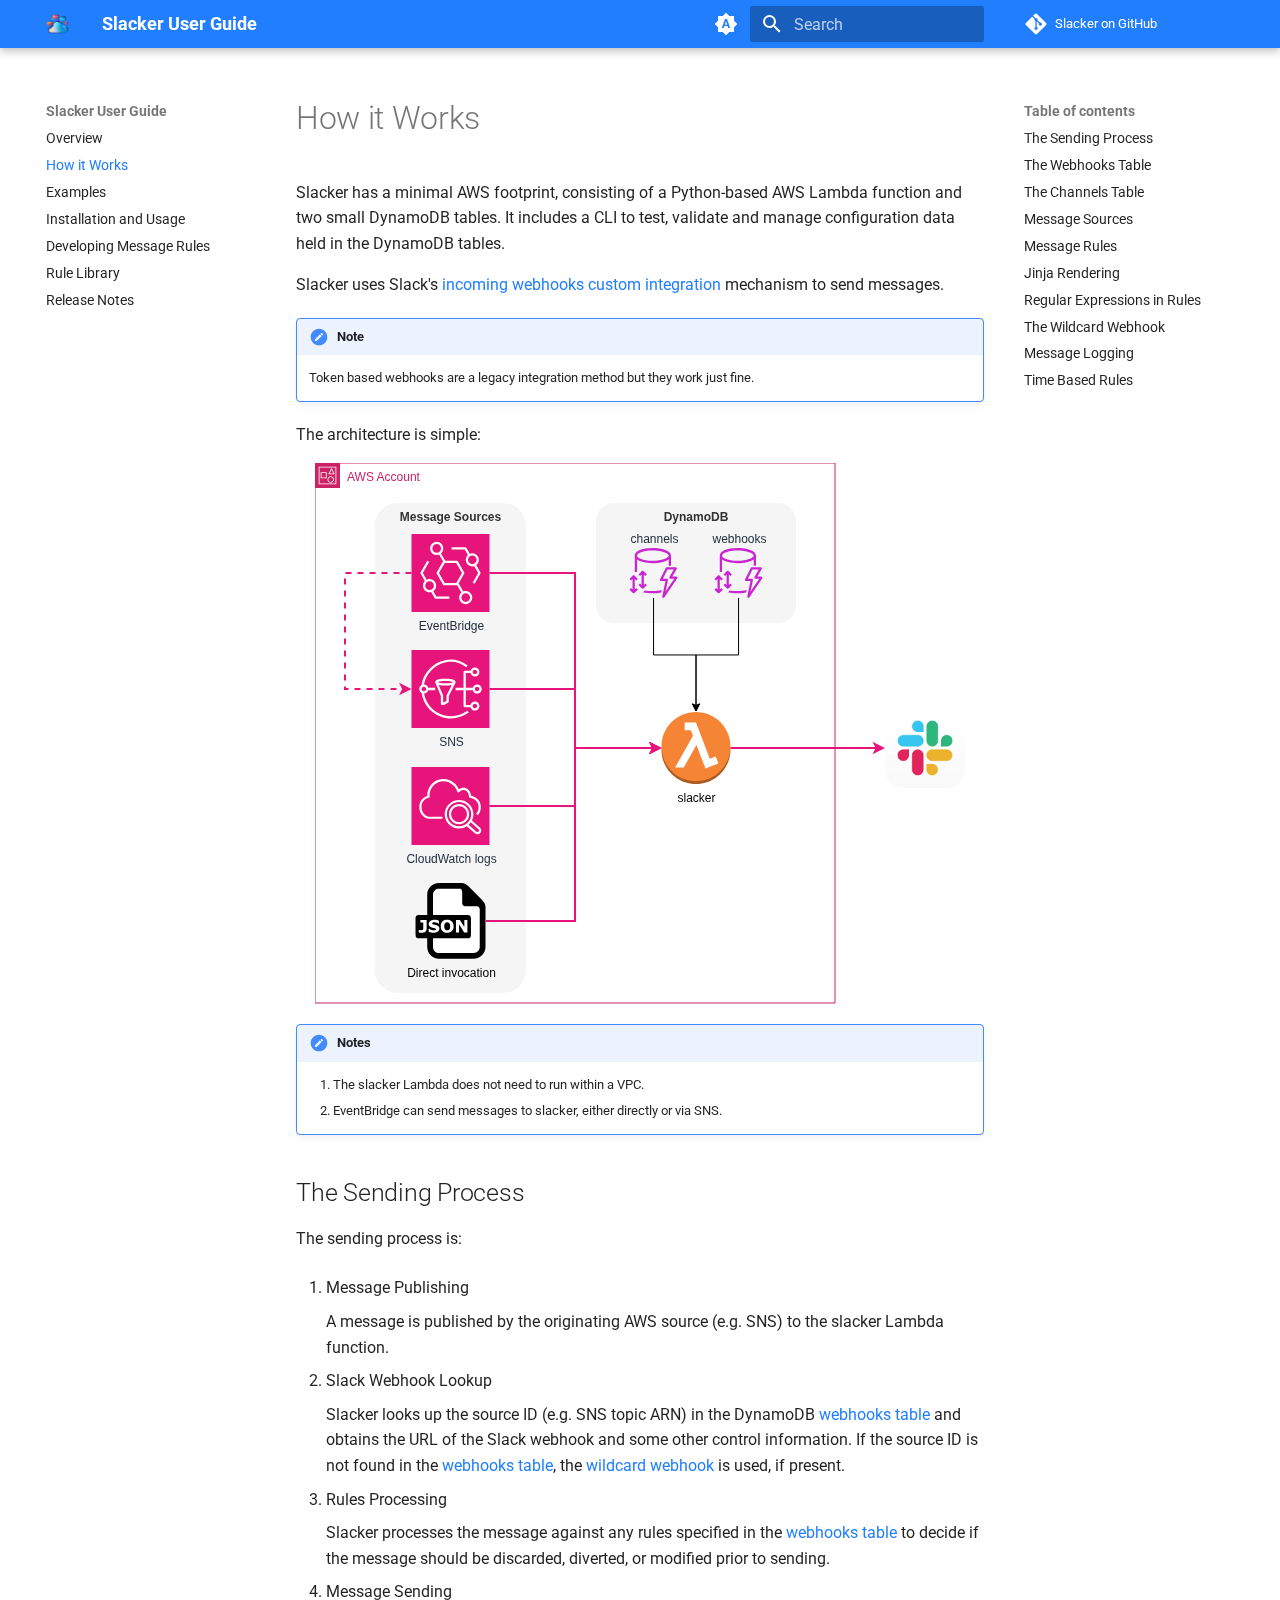
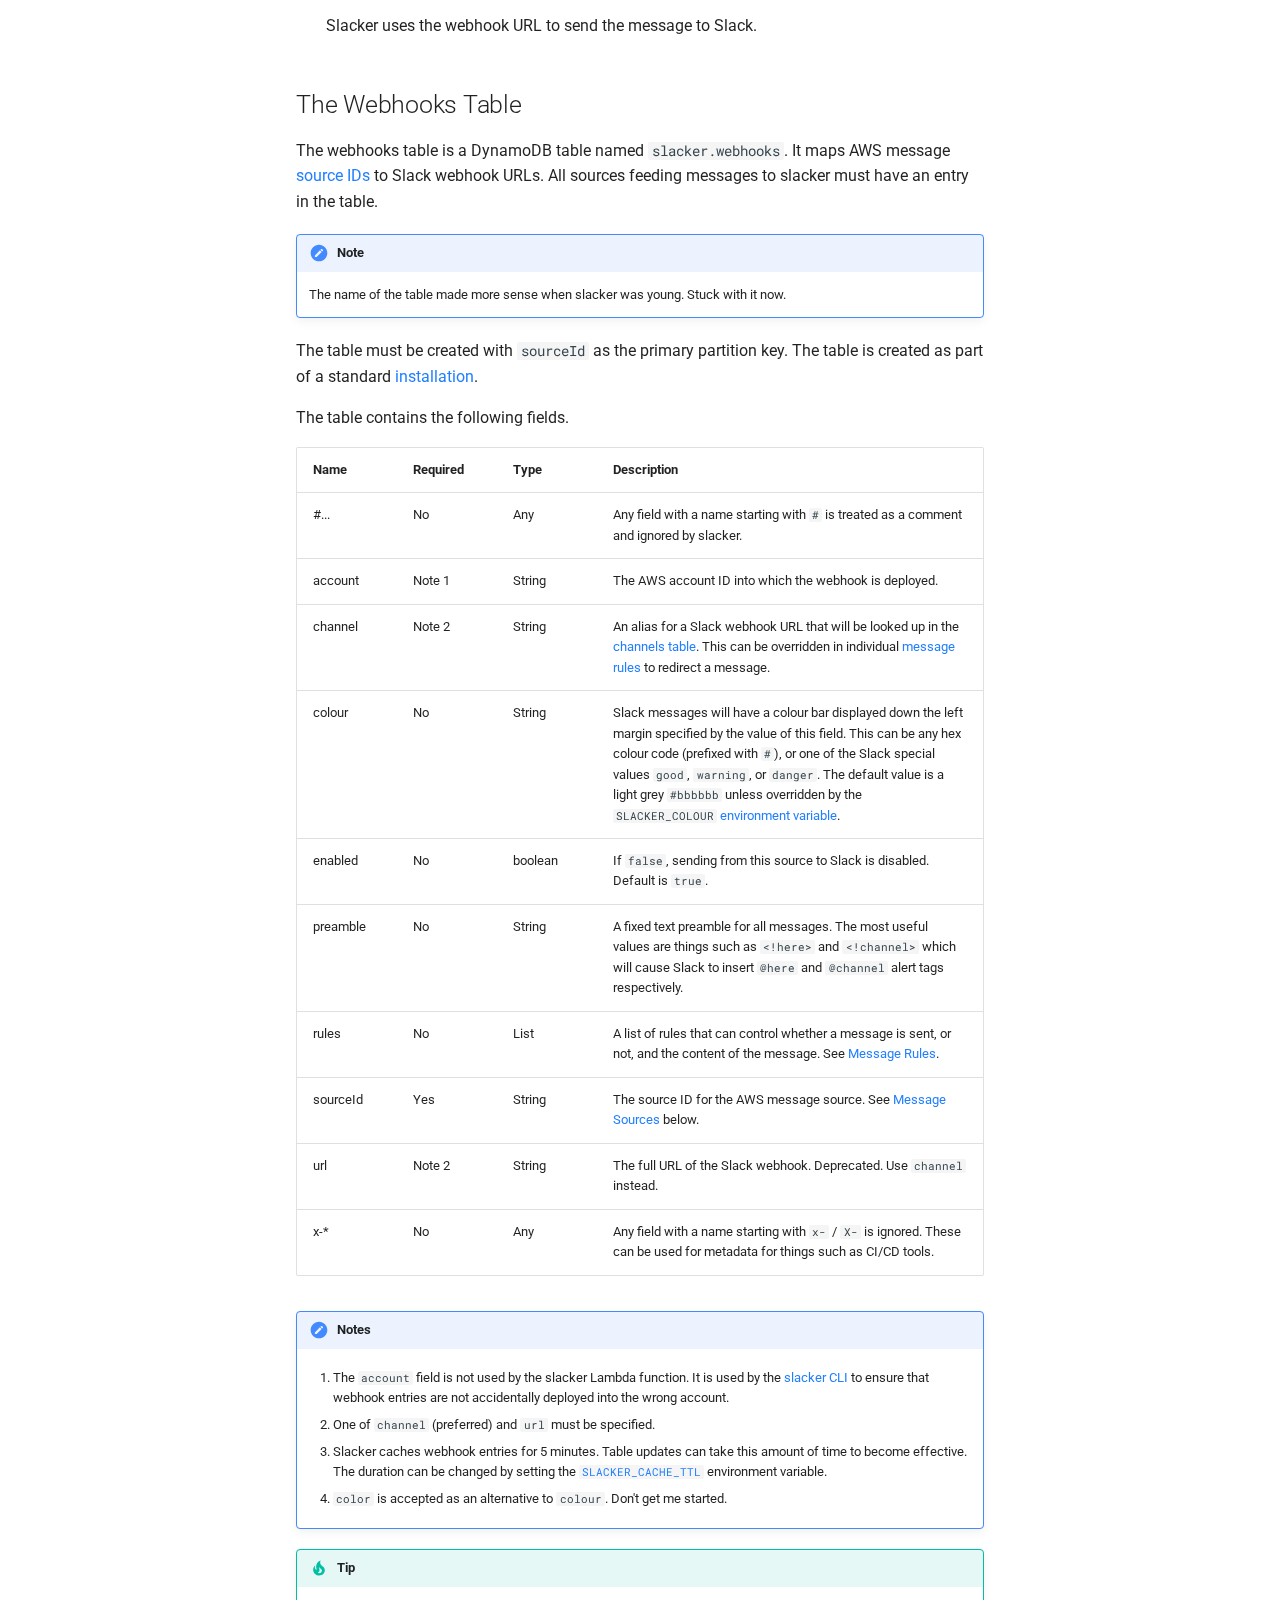
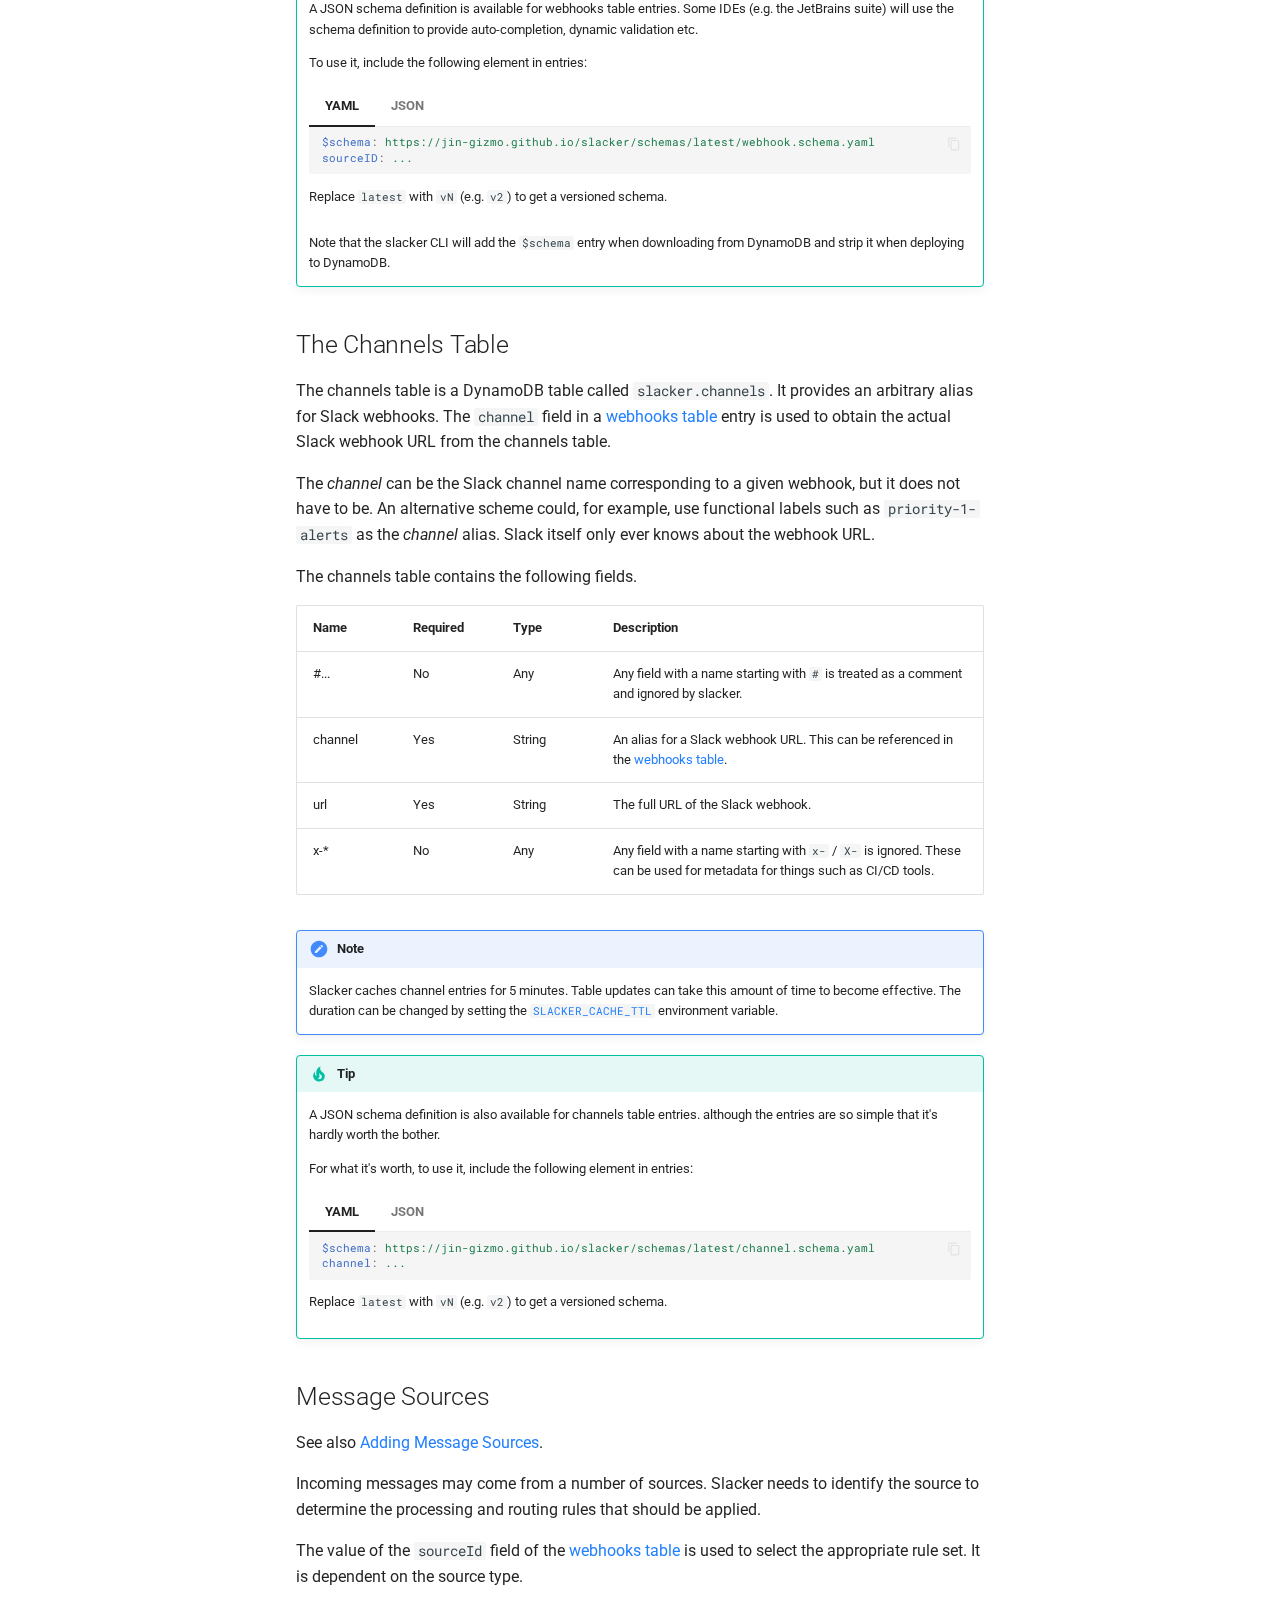
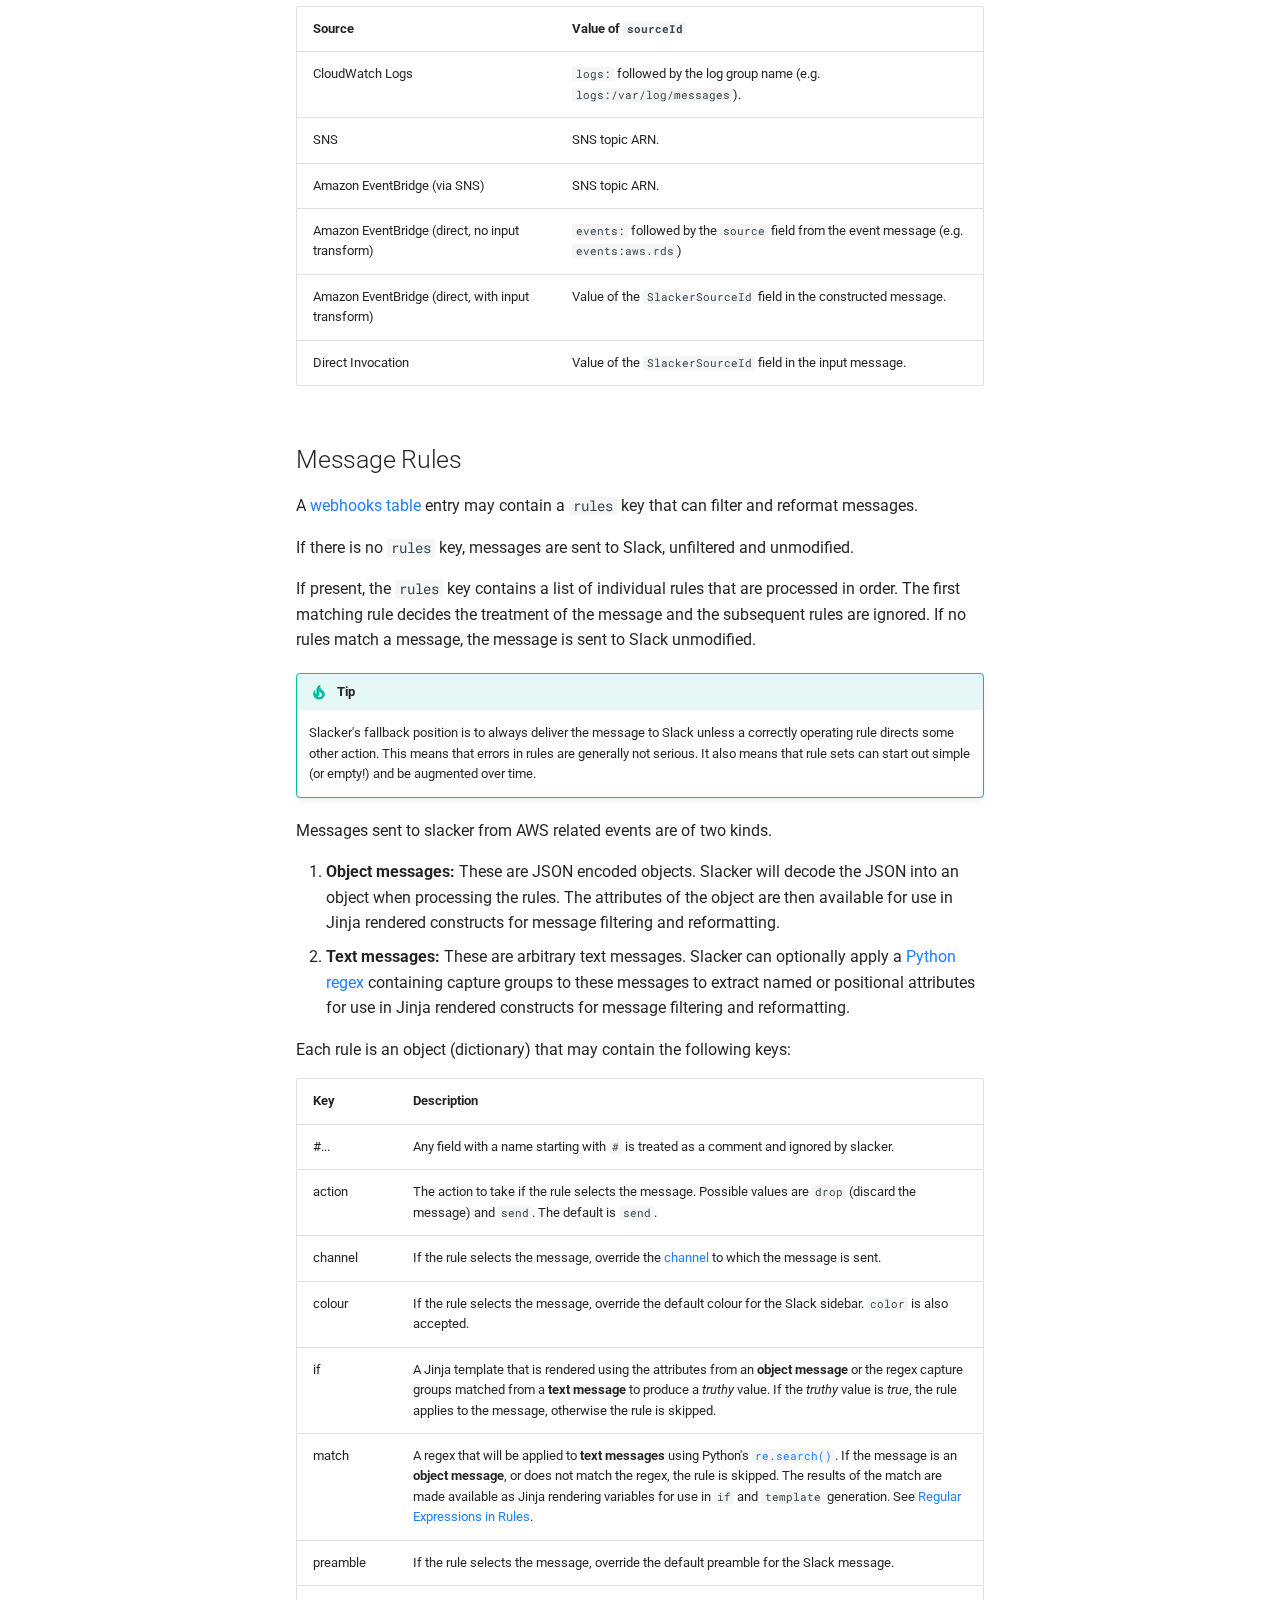
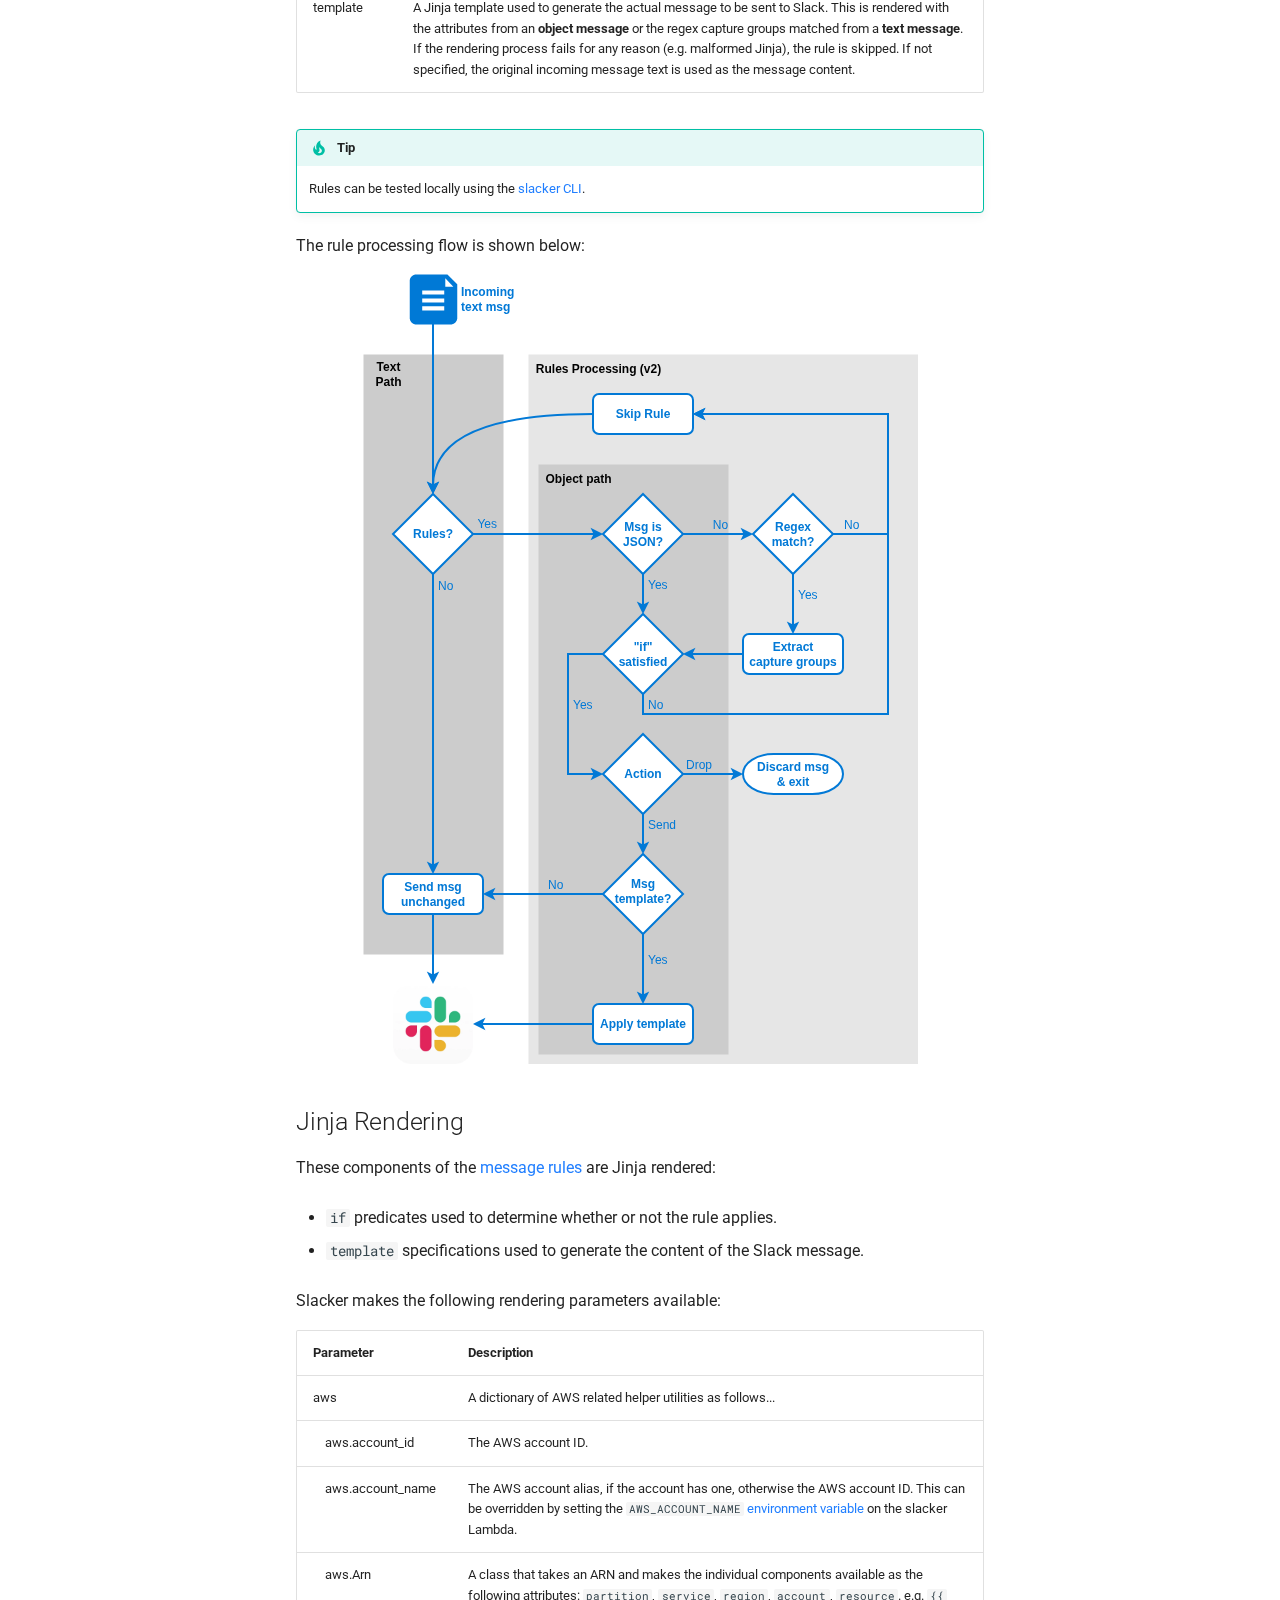
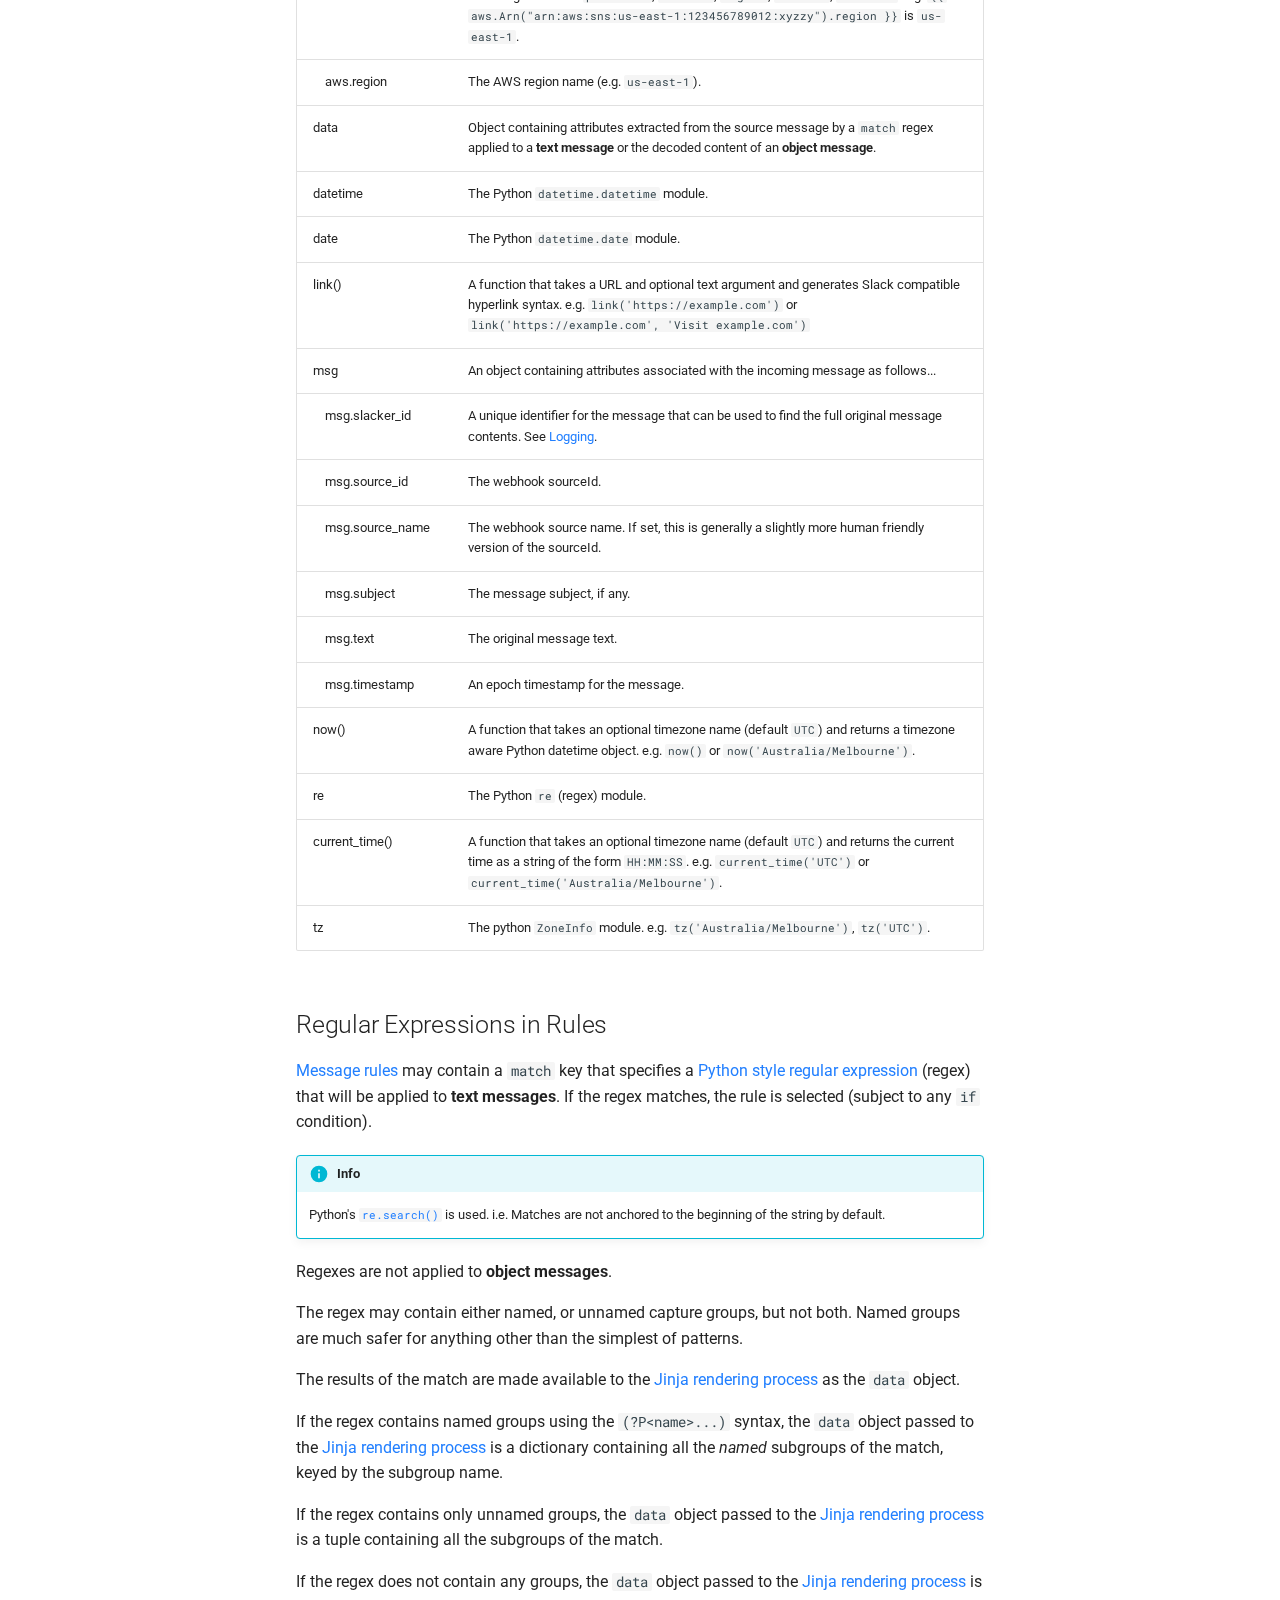
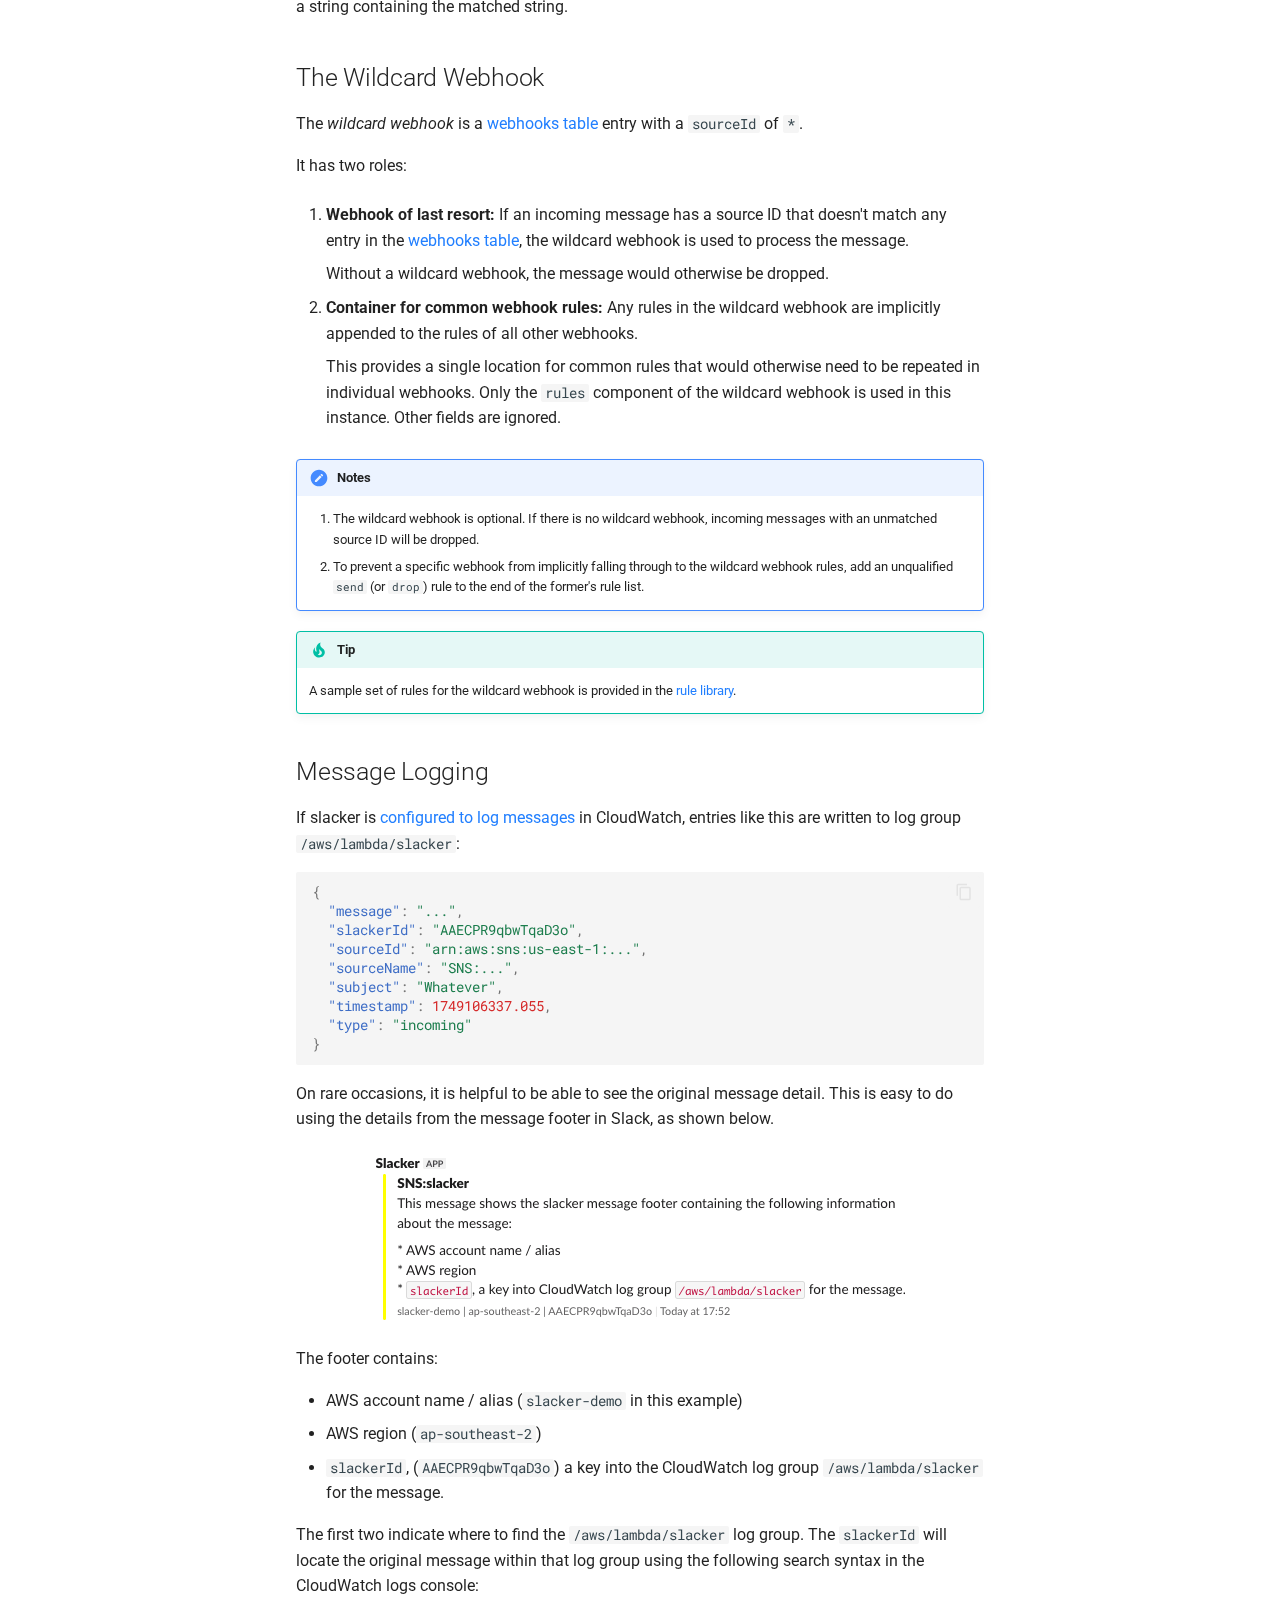
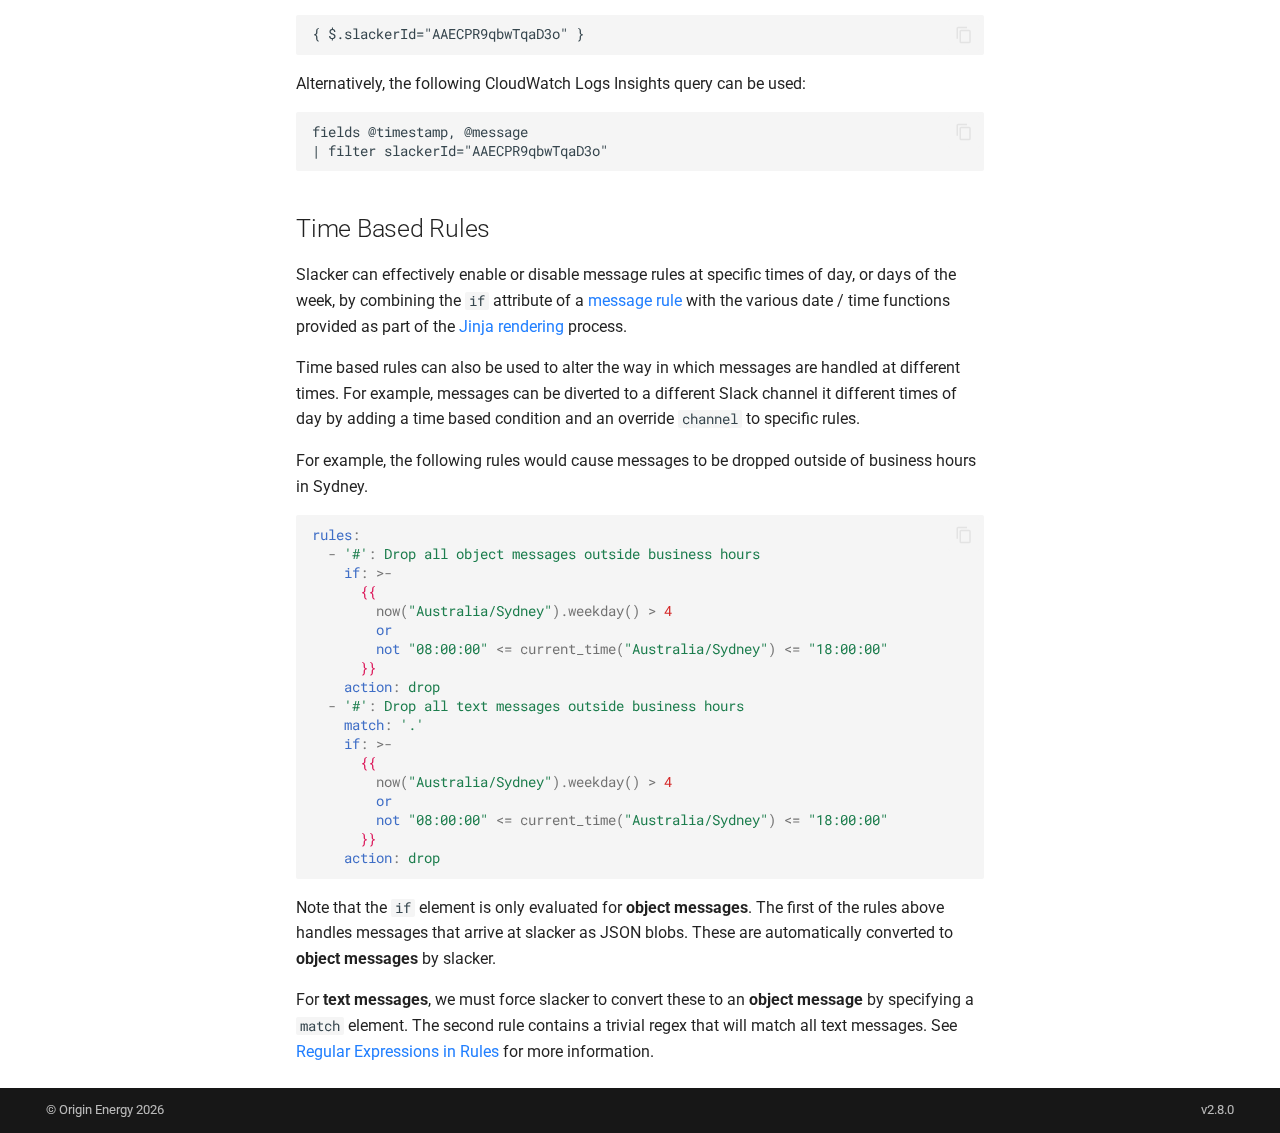
<file: 02-how-it-works.html>
<!doctype html>
<html lang="en" class="no-js">
  <head>
    
      <meta charset="utf-8">
      <meta name="viewport" content="width=device-width,initial-scale=1">
      
        <meta name="description" content="AWS to Slack message relay">
      
      
        <meta name="author" content="Murray Andrews">
      
      
      
        <link rel="prev" href="01-overview.html">
      
      
        <link rel="next" href="03-examples.html">
      
      
        
      
      
      <link rel="icon" href="img/slacker-icon.png">
      <meta name="generator" content="mkdocs-1.6.1, mkdocs-material-9.7.2">
    
    
      
        <title>How it Works - Slacker User Guide</title>
      
    
    
      <link rel="stylesheet" href="assets/stylesheets/main.484c7ddc.min.css">
      
        
        <link rel="stylesheet" href="assets/stylesheets/palette.ab4e12ef.min.css">
      
      


    
    
      
    
    
      
        
        
        <link rel="preconnect" href="https://fonts.gstatic.com" crossorigin>
        <link rel="stylesheet" href="https://fonts.googleapis.com/css?family=Roboto:300,300i,400,400i,700,700i%7CRoboto+Mono:400,400i,700,700i&display=fallback">
        <style>:root{--md-text-font:"Roboto";--md-code-font:"Roboto Mono"}</style>
      
    
    
      <link rel="stylesheet" href="assets/_mkdocstrings.css">
    
      <link rel="stylesheet" href="css/extra.css">
    
    <script>__md_scope=new URL(".",location),__md_hash=e=>[...e].reduce(((e,_)=>(e<<5)-e+_.charCodeAt(0)),0),__md_get=(e,_=localStorage,t=__md_scope)=>JSON.parse(_.getItem(t.pathname+"."+e)),__md_set=(e,_,t=localStorage,a=__md_scope)=>{try{t.setItem(a.pathname+"."+e,JSON.stringify(_))}catch(e){}}</script>
    
      

    
    
  </head>
  
  
    
    
      
    
    
    
    
    <body dir="ltr" data-md-color-scheme="default" data-md-color-primary="custom" data-md-color-accent="indigo">
  
    
    <input class="md-toggle" data-md-toggle="drawer" type="checkbox" id="__drawer" autocomplete="off">
    <input class="md-toggle" data-md-toggle="search" type="checkbox" id="__search" autocomplete="off">
    <label class="md-overlay" for="__drawer"></label>
    <div data-md-component="skip">
      
        
        <a href="#how-it-works" class="md-skip">
          Skip to content
        </a>
      
    </div>
    <div data-md-component="announce">
      
    </div>
    
    
      

  

<header class="md-header md-header--shadow" data-md-component="header">
  <nav class="md-header__inner md-grid" aria-label="Header">
    <a href="." title="Slacker User Guide" class="md-header__button md-logo" aria-label="Slacker User Guide" data-md-component="logo">
      
  <img src="img/slacker-icon.png" alt="logo">

    </a>
    <label class="md-header__button md-icon" for="__drawer">
      
      <svg xmlns="http://www.w3.org/2000/svg" viewBox="0 0 24 24"><path d="M3 6h18v2H3zm0 5h18v2H3zm0 5h18v2H3z"/></svg>
    </label>
    <div class="md-header__title" data-md-component="header-title">
      <div class="md-header__ellipsis">
        <div class="md-header__topic">
          <span class="md-ellipsis">
            Slacker User Guide
          </span>
        </div>
        <div class="md-header__topic" data-md-component="header-topic">
          <span class="md-ellipsis">
            
              How it Works
            
          </span>
        </div>
      </div>
    </div>
    
      
        <form class="md-header__option" data-md-component="palette">
  
    
    
    
    <input class="md-option" data-md-color-media="(prefers-color-scheme)" data-md-color-scheme="default" data-md-color-primary="custom" data-md-color-accent="indigo"  aria-label="Switch to light mode"  type="radio" name="__palette" id="__palette_0">
    
      <label class="md-header__button md-icon" title="Switch to light mode" for="__palette_1" hidden>
        <svg xmlns="http://www.w3.org/2000/svg" viewBox="0 0 24 24"><path d="m14.3 16-.7-2h-3.2l-.7 2H7.8L11 7h2l3.2 9zM20 8.69V4h-4.69L12 .69 8.69 4H4v4.69L.69 12 4 15.31V20h4.69L12 23.31 15.31 20H20v-4.69L23.31 12zm-9.15 3.96h2.3L12 9z"/></svg>
      </label>
    
  
    
    
    
    <input class="md-option" data-md-color-media="(prefers-color-scheme: light)" data-md-color-scheme="default" data-md-color-primary="custom" data-md-color-accent="indigo"  aria-label="Switch to dark mode"  type="radio" name="__palette" id="__palette_1">
    
      <label class="md-header__button md-icon" title="Switch to dark mode" for="__palette_2" hidden>
        <svg xmlns="http://www.w3.org/2000/svg" viewBox="0 0 24 24"><path d="M12 8a4 4 0 0 0-4 4 4 4 0 0 0 4 4 4 4 0 0 0 4-4 4 4 0 0 0-4-4m0 10a6 6 0 0 1-6-6 6 6 0 0 1 6-6 6 6 0 0 1 6 6 6 6 0 0 1-6 6m8-9.31V4h-4.69L12 .69 8.69 4H4v4.69L.69 12 4 15.31V20h4.69L12 23.31 15.31 20H20v-4.69L23.31 12z"/></svg>
      </label>
    
  
    
    
    
    <input class="md-option" data-md-color-media="(prefers-color-scheme: dark)" data-md-color-scheme="slate" data-md-color-primary="custom" data-md-color-accent="indigo"  aria-label="Switch to light mode"  type="radio" name="__palette" id="__palette_2">
    
      <label class="md-header__button md-icon" title="Switch to light mode" for="__palette_0" hidden>
        <svg xmlns="http://www.w3.org/2000/svg" viewBox="0 0 24 24"><path d="M12 18c-.89 0-1.74-.2-2.5-.55C11.56 16.5 13 14.42 13 12s-1.44-4.5-3.5-5.45C10.26 6.2 11.11 6 12 6a6 6 0 0 1 6 6 6 6 0 0 1-6 6m8-9.31V4h-4.69L12 .69 8.69 4H4v4.69L.69 12 4 15.31V20h4.69L12 23.31 15.31 20H20v-4.69L23.31 12z"/></svg>
      </label>
    
  
</form>
      
    
    
      <script>var palette=__md_get("__palette");if(palette&&palette.color){if("(prefers-color-scheme)"===palette.color.media){var media=matchMedia("(prefers-color-scheme: light)"),input=document.querySelector(media.matches?"[data-md-color-media='(prefers-color-scheme: light)']":"[data-md-color-media='(prefers-color-scheme: dark)']");palette.color.media=input.getAttribute("data-md-color-media"),palette.color.scheme=input.getAttribute("data-md-color-scheme"),palette.color.primary=input.getAttribute("data-md-color-primary"),palette.color.accent=input.getAttribute("data-md-color-accent")}for(var[key,value]of Object.entries(palette.color))document.body.setAttribute("data-md-color-"+key,value)}</script>
    
    
    
      
      
        <label class="md-header__button md-icon" for="__search">
          
          <svg xmlns="http://www.w3.org/2000/svg" viewBox="0 0 24 24"><path d="M9.5 3A6.5 6.5 0 0 1 16 9.5c0 1.61-.59 3.09-1.56 4.23l.27.27h.79l5 5-1.5 1.5-5-5v-.79l-.27-.27A6.52 6.52 0 0 1 9.5 16 6.5 6.5 0 0 1 3 9.5 6.5 6.5 0 0 1 9.5 3m0 2C7 5 5 7 5 9.5S7 14 9.5 14 14 12 14 9.5 12 5 9.5 5"/></svg>
        </label>
        <div class="md-search" data-md-component="search" role="dialog">
  <label class="md-search__overlay" for="__search"></label>
  <div class="md-search__inner" role="search">
    <form class="md-search__form" name="search">
      <input type="text" class="md-search__input" name="query" aria-label="Search" placeholder="Search" autocapitalize="off" autocorrect="off" autocomplete="off" spellcheck="false" data-md-component="search-query" required>
      <label class="md-search__icon md-icon" for="__search">
        
        <svg xmlns="http://www.w3.org/2000/svg" viewBox="0 0 24 24"><path d="M9.5 3A6.5 6.5 0 0 1 16 9.5c0 1.61-.59 3.09-1.56 4.23l.27.27h.79l5 5-1.5 1.5-5-5v-.79l-.27-.27A6.52 6.52 0 0 1 9.5 16 6.5 6.5 0 0 1 3 9.5 6.5 6.5 0 0 1 9.5 3m0 2C7 5 5 7 5 9.5S7 14 9.5 14 14 12 14 9.5 12 5 9.5 5"/></svg>
        
        <svg xmlns="http://www.w3.org/2000/svg" viewBox="0 0 24 24"><path d="M20 11v2H8l5.5 5.5-1.42 1.42L4.16 12l7.92-7.92L13.5 5.5 8 11z"/></svg>
      </label>
      <nav class="md-search__options" aria-label="Search">
        
        <button type="reset" class="md-search__icon md-icon" title="Clear" aria-label="Clear" tabindex="-1">
          
          <svg xmlns="http://www.w3.org/2000/svg" viewBox="0 0 24 24"><path d="M19 6.41 17.59 5 12 10.59 6.41 5 5 6.41 10.59 12 5 17.59 6.41 19 12 13.41 17.59 19 19 17.59 13.41 12z"/></svg>
        </button>
      </nav>
      
    </form>
    <div class="md-search__output">
      <div class="md-search__scrollwrap" tabindex="0" data-md-scrollfix>
        <div class="md-search-result" data-md-component="search-result">
          <div class="md-search-result__meta">
            Initializing search
          </div>
          <ol class="md-search-result__list" role="presentation"></ol>
        </div>
      </div>
    </div>
  </div>
</div>
      
    
    
      <div class="md-header__source">
        

<a href="https://github.com/jin-gizmo/slacker" title="Go to repository" class="md-source">
  <div class="md-source__icon md-icon">
    
    <svg xmlns="http://www.w3.org/2000/svg" viewBox="0 0 448 512"><!--! Font Awesome Free 7.1.0 by @fontawesome - https://fontawesome.com License - https://fontawesome.com/license/free (Icons: CC BY 4.0, Fonts: SIL OFL 1.1, Code: MIT License) Copyright 2025 Fonticons, Inc.--><path d="M439.6 236.1 244 40.5c-5.4-5.5-12.8-8.5-20.4-8.5s-15 3-20.4 8.4L162.5 81l51.5 51.5c27.1-9.1 52.7 16.8 43.4 43.7l49.7 49.7c34.2-11.8 61.2 31 35.5 56.7-26.5 26.5-70.2-2.9-56-37.3L240.3 199v121.9c25.3 12.5 22.3 41.8 9.1 55-6.4 6.4-15.2 10.1-24.3 10.1s-17.8-3.6-24.3-10.1c-17.6-17.6-11.1-46.9 11.2-56v-123c-20.8-8.5-24.6-30.7-18.6-45L142.6 101 8.5 235.1C3 240.6 0 247.9 0 255.5s3 15 8.5 20.4l195.6 195.7c5.4 5.4 12.7 8.4 20.4 8.4s15-3 20.4-8.4l194.7-194.7c5.4-5.4 8.4-12.8 8.4-20.4s-3-15-8.4-20.4"/></svg>
  </div>
  <div class="md-source__repository">
    Slacker on GitHub
  </div>
</a>
      </div>
    
  </nav>
  
</header>
    
    <div class="md-container" data-md-component="container">
      
      
        
          
        
      
      <main class="md-main" data-md-component="main">
        <div class="md-main__inner md-grid">
          
            
              
              <div class="md-sidebar md-sidebar--primary" data-md-component="sidebar" data-md-type="navigation" >
                <div class="md-sidebar__scrollwrap">
                  <div class="md-sidebar__inner">
                    



<nav class="md-nav md-nav--primary" aria-label="Navigation" data-md-level="0">
  <label class="md-nav__title" for="__drawer">
    <a href="." title="Slacker User Guide" class="md-nav__button md-logo" aria-label="Slacker User Guide" data-md-component="logo">
      
  <img src="img/slacker-icon.png" alt="logo">

    </a>
    Slacker User Guide
  </label>
  
    <div class="md-nav__source">
      

<a href="https://github.com/jin-gizmo/slacker" title="Go to repository" class="md-source">
  <div class="md-source__icon md-icon">
    
    <svg xmlns="http://www.w3.org/2000/svg" viewBox="0 0 448 512"><!--! Font Awesome Free 7.1.0 by @fontawesome - https://fontawesome.com License - https://fontawesome.com/license/free (Icons: CC BY 4.0, Fonts: SIL OFL 1.1, Code: MIT License) Copyright 2025 Fonticons, Inc.--><path d="M439.6 236.1 244 40.5c-5.4-5.5-12.8-8.5-20.4-8.5s-15 3-20.4 8.4L162.5 81l51.5 51.5c27.1-9.1 52.7 16.8 43.4 43.7l49.7 49.7c34.2-11.8 61.2 31 35.5 56.7-26.5 26.5-70.2-2.9-56-37.3L240.3 199v121.9c25.3 12.5 22.3 41.8 9.1 55-6.4 6.4-15.2 10.1-24.3 10.1s-17.8-3.6-24.3-10.1c-17.6-17.6-11.1-46.9 11.2-56v-123c-20.8-8.5-24.6-30.7-18.6-45L142.6 101 8.5 235.1C3 240.6 0 247.9 0 255.5s3 15 8.5 20.4l195.6 195.7c5.4 5.4 12.7 8.4 20.4 8.4s15-3 20.4-8.4l194.7-194.7c5.4-5.4 8.4-12.8 8.4-20.4s-3-15-8.4-20.4"/></svg>
  </div>
  <div class="md-source__repository">
    Slacker on GitHub
  </div>
</a>
    </div>
  
  <ul class="md-nav__list" data-md-scrollfix>
    
      
      
  
  
  
  
    <li class="md-nav__item">
      <a href="01-overview.html" class="md-nav__link">
        
  
  
  <span class="md-ellipsis">
    
  
    Overview
  

    
  </span>
  
  

      </a>
    </li>
  

    
      
      
  
  
    
  
  
  
    <li class="md-nav__item md-nav__item--active">
      
      <input class="md-nav__toggle md-toggle" type="checkbox" id="__toc">
      
      
        
      
      
        <label class="md-nav__link md-nav__link--active" for="__toc">
          
  
  
  <span class="md-ellipsis">
    
  
    How it Works
  

    
  </span>
  
  

          <span class="md-nav__icon md-icon"></span>
        </label>
      
      <a href="02-how-it-works.html" class="md-nav__link md-nav__link--active">
        
  
  
  <span class="md-ellipsis">
    
  
    How it Works
  

    
  </span>
  
  

      </a>
      
        

<nav class="md-nav md-nav--secondary" aria-label="Table of contents">
  
  
  
    
  
  
    <label class="md-nav__title" for="__toc">
      <span class="md-nav__icon md-icon"></span>
      Table of contents
    </label>
    <ul class="md-nav__list" data-md-component="toc" data-md-scrollfix>
      
        <li class="md-nav__item">
  <a href="#the-sending-process" class="md-nav__link">
    <span class="md-ellipsis">
      
        The Sending Process
      
    </span>
  </a>
  
</li>
      
        <li class="md-nav__item">
  <a href="#the-webhooks-table" class="md-nav__link">
    <span class="md-ellipsis">
      
        The Webhooks Table
      
    </span>
  </a>
  
</li>
      
        <li class="md-nav__item">
  <a href="#the-channels-table" class="md-nav__link">
    <span class="md-ellipsis">
      
        The Channels Table
      
    </span>
  </a>
  
</li>
      
        <li class="md-nav__item">
  <a href="#message-sources" class="md-nav__link">
    <span class="md-ellipsis">
      
        Message Sources
      
    </span>
  </a>
  
</li>
      
        <li class="md-nav__item">
  <a href="#message-rules" class="md-nav__link">
    <span class="md-ellipsis">
      
        Message Rules
      
    </span>
  </a>
  
</li>
      
        <li class="md-nav__item">
  <a href="#jinja-rendering" class="md-nav__link">
    <span class="md-ellipsis">
      
        Jinja Rendering
      
    </span>
  </a>
  
</li>
      
        <li class="md-nav__item">
  <a href="#regular-expressions-in-rules" class="md-nav__link">
    <span class="md-ellipsis">
      
        Regular Expressions in Rules
      
    </span>
  </a>
  
</li>
      
        <li class="md-nav__item">
  <a href="#the-wildcard-webhook" class="md-nav__link">
    <span class="md-ellipsis">
      
        The Wildcard Webhook
      
    </span>
  </a>
  
</li>
      
        <li class="md-nav__item">
  <a href="#message-logging" class="md-nav__link">
    <span class="md-ellipsis">
      
        Message Logging
      
    </span>
  </a>
  
</li>
      
        <li class="md-nav__item">
  <a href="#time-based-rules" class="md-nav__link">
    <span class="md-ellipsis">
      
        Time Based Rules
      
    </span>
  </a>
  
</li>
      
    </ul>
  
</nav>
      
    </li>
  

    
      
      
  
  
  
  
    <li class="md-nav__item">
      <a href="03-examples.html" class="md-nav__link">
        
  
  
  <span class="md-ellipsis">
    
  
    Examples
  

    
  </span>
  
  

      </a>
    </li>
  

    
      
      
  
  
  
  
    <li class="md-nav__item">
      <a href="04-installation-and-usage.html" class="md-nav__link">
        
  
  
  <span class="md-ellipsis">
    
  
    Installation and Usage
  

    
  </span>
  
  

      </a>
    </li>
  

    
      
      
  
  
  
  
    <li class="md-nav__item">
      <a href="05-developing-message-rules.html" class="md-nav__link">
        
  
  
  <span class="md-ellipsis">
    
  
    Developing Message Rules
  

    
  </span>
  
  

      </a>
    </li>
  

    
      
      
  
  
  
  
    <li class="md-nav__item">
      <a href="06-rule-library.html" class="md-nav__link">
        
  
  
  <span class="md-ellipsis">
    
  
    Rule Library
  

    
  </span>
  
  

      </a>
    </li>
  

    
      
      
  
  
  
  
    <li class="md-nav__item">
      <a href="07-release-notes.html" class="md-nav__link">
        
  
  
  <span class="md-ellipsis">
    
  
    Release Notes
  

    
  </span>
  
  

      </a>
    </li>
  

    
  </ul>
</nav>
                  </div>
                </div>
              </div>
            
            
              
              <div class="md-sidebar md-sidebar--secondary" data-md-component="sidebar" data-md-type="toc" >
                <div class="md-sidebar__scrollwrap">
                  <div class="md-sidebar__inner">
                    

<nav class="md-nav md-nav--secondary" aria-label="Table of contents">
  
  
  
    
  
  
    <label class="md-nav__title" for="__toc">
      <span class="md-nav__icon md-icon"></span>
      Table of contents
    </label>
    <ul class="md-nav__list" data-md-component="toc" data-md-scrollfix>
      
        <li class="md-nav__item">
  <a href="#the-sending-process" class="md-nav__link">
    <span class="md-ellipsis">
      
        The Sending Process
      
    </span>
  </a>
  
</li>
      
        <li class="md-nav__item">
  <a href="#the-webhooks-table" class="md-nav__link">
    <span class="md-ellipsis">
      
        The Webhooks Table
      
    </span>
  </a>
  
</li>
      
        <li class="md-nav__item">
  <a href="#the-channels-table" class="md-nav__link">
    <span class="md-ellipsis">
      
        The Channels Table
      
    </span>
  </a>
  
</li>
      
        <li class="md-nav__item">
  <a href="#message-sources" class="md-nav__link">
    <span class="md-ellipsis">
      
        Message Sources
      
    </span>
  </a>
  
</li>
      
        <li class="md-nav__item">
  <a href="#message-rules" class="md-nav__link">
    <span class="md-ellipsis">
      
        Message Rules
      
    </span>
  </a>
  
</li>
      
        <li class="md-nav__item">
  <a href="#jinja-rendering" class="md-nav__link">
    <span class="md-ellipsis">
      
        Jinja Rendering
      
    </span>
  </a>
  
</li>
      
        <li class="md-nav__item">
  <a href="#regular-expressions-in-rules" class="md-nav__link">
    <span class="md-ellipsis">
      
        Regular Expressions in Rules
      
    </span>
  </a>
  
</li>
      
        <li class="md-nav__item">
  <a href="#the-wildcard-webhook" class="md-nav__link">
    <span class="md-ellipsis">
      
        The Wildcard Webhook
      
    </span>
  </a>
  
</li>
      
        <li class="md-nav__item">
  <a href="#message-logging" class="md-nav__link">
    <span class="md-ellipsis">
      
        Message Logging
      
    </span>
  </a>
  
</li>
      
        <li class="md-nav__item">
  <a href="#time-based-rules" class="md-nav__link">
    <span class="md-ellipsis">
      
        Time Based Rules
      
    </span>
  </a>
  
</li>
      
    </ul>
  
</nav>
                  </div>
                </div>
              </div>
            
          
          
            <div class="md-content" data-md-component="content">
              
              <article class="md-content__inner md-typeset">
                
                  


  
  


<h1 id="how-it-works">How it Works<a class="headerlink" href="#how-it-works" title="Permanent link">&para;</a></h1>
<p>Slacker has a minimal AWS footprint, consisting of a Python-based AWS Lambda
function and two small DynamoDB tables. It includes a CLI to test, validate and
manage configuration data held in the DynamoDB tables.</p>
<p>Slacker uses Slack's <a href="https://docs.slack.dev/legacy/legacy-custom-integrations/legacy-custom-integrations-incoming-webhooks">incoming webhooks custom
integration</a>
mechanism to send messages.</p>
<div class="admonition note">
<p class="admonition-title">Note</p>
<p>Token based webhooks are a legacy integration method but they work just fine.</p>
</div>
<p>The architecture is simple:</p>
<p><img alt="Slacker architecture" src="img/slacker-architecture.drawio.svg" /></p>
<div class="admonition note">
<p class="admonition-title">Notes</p>
<ol>
<li>The slacker Lambda does not need to run within a VPC.</li>
<li>EventBridge can send messages to slacker, either directly or via SNS.</li>
</ol>
</div>
<h2 id="the-sending-process">The Sending Process<a class="headerlink" href="#the-sending-process" title="Permanent link">&para;</a></h2>
<p>The sending process is:</p>
<ol>
<li>
<p>Message Publishing</p>
<p>A message is published by the originating AWS source (e.g. SNS) to the
slacker Lambda function.</p>
</li>
<li>
<p>Slack Webhook Lookup</p>
<p>Slacker looks up the source ID (e.g. SNS topic ARN) in the DynamoDB
<a href="#the-webhooks-table">webhooks table</a> and obtains the
URL of the Slack webhook and some other control information. If the source
ID is not found in the <a href="#the-webhooks-table">webhooks table</a>, the
<a href="#the-wildcard-webhook">wildcard webhook</a> is used, if present.</p>
</li>
<li>
<p>Rules Processing</p>
<p>Slacker processes the message against any rules specified in the
<a href="#the-webhooks-table">webhooks table</a> to decide if the message should
be discarded, diverted, or modified prior to sending.</p>
</li>
<li>
<p>Message Sending</p>
<p>Slacker uses the webhook URL to send the message to Slack.</p>
</li>
</ol>
<h2 id="the-webhooks-table">The Webhooks Table<a class="headerlink" href="#the-webhooks-table" title="Permanent link">&para;</a></h2>
<p>The webhooks table is a DynamoDB table named <code>slacker.webhooks</code>. It maps AWS
message <a href="#message-sources">source IDs</a> to Slack webhook URLs. All sources
feeding messages to slacker must have an entry in the table.</p>
<div class="admonition note">
<p class="admonition-title">Note</p>
<p>The name of the table made more sense when slacker was young. Stuck with it
now.</p>
</div>
<p>The table must be created with <code>sourceId</code> as the primary partition key. The
table is created as part of a standard <a href="04-installation-and-usage.html#installation-and-usage">installation</a>.</p>
<p>The table contains the following fields.</p>
<table>
<thead>
<tr>
<th>Name</th>
<th>Required</th>
<th>Type</th>
<th>Description</th>
</tr>
</thead>
<tbody>
<tr>
<td>#...</td>
<td>No</td>
<td>Any</td>
<td>Any field with a name starting with <code>#</code> is treated as a comment and ignored by slacker.</td>
</tr>
<tr>
<td>account</td>
<td>Note 1</td>
<td>String</td>
<td>The AWS account ID into which the webhook is deployed.</td>
</tr>
<tr>
<td>channel</td>
<td>Note 2</td>
<td>String</td>
<td>An alias for a Slack webhook URL that will be looked up in the <a href="#the-channels-table">channels table</a>. This can be overridden in individual <a href="#message-rules">message rules</a> to redirect a message.</td>
</tr>
<tr>
<td>colour</td>
<td>No</td>
<td>String</td>
<td>Slack messages will have a colour bar displayed down the left margin specified by the value of this field. This can be any hex colour code (prefixed with <code>#</code>), or one of the Slack special values <code>good</code>, <code>warning</code>, or <code>danger</code>. The default value is a light grey <code>#bbbbbb</code> unless overridden by the <code>SLACKER_COLOUR</code> <a href="04-installation-and-usage.html#slacker-lambda-environment-variables">environment variable</a>.</td>
</tr>
<tr>
<td>enabled</td>
<td>No</td>
<td>boolean</td>
<td>If <code>false</code>, sending from this source to Slack is disabled. Default is <code>true</code>.</td>
</tr>
<tr>
<td>preamble</td>
<td>No</td>
<td>String</td>
<td>A fixed text preamble for all messages. The most useful values are things such as <code>&lt;!here&gt;</code> and <code>&lt;!channel&gt;</code> which will cause Slack to insert <code>@here</code> and <code>@channel</code> alert tags respectively.</td>
</tr>
<tr>
<td>rules</td>
<td>No</td>
<td>List</td>
<td>A list of rules that can control whether a message is sent, or not, and the content of the message. See <a href="#message-rules">Message Rules</a>.</td>
</tr>
<tr>
<td>sourceId</td>
<td>Yes</td>
<td>String</td>
<td>The source ID for the AWS message source. See <a href="#message-sources">Message Sources</a> below.</td>
</tr>
<tr>
<td>url</td>
<td>Note 2</td>
<td>String</td>
<td>The full URL of the Slack webhook. Deprecated. Use <code>channel</code> instead.</td>
</tr>
<tr>
<td>x-*</td>
<td>No</td>
<td>Any</td>
<td>Any field with a name starting with <code>x-</code> / <code>X-</code> is ignored. These can be used for metadata for things such as CI/CD tools.</td>
</tr>
</tbody>
</table>
<div class="admonition note">
<p class="admonition-title">Notes</p>
<ol>
<li>
<p>The <code>account</code> field is not used by the slacker Lambda function. It is used
    by the <a href="04-installation-and-usage.html#the-slacker-cli">slacker CLI</a> to ensure that webhook entries are not
    accidentally deployed into the wrong account.</p>
</li>
<li>
<p>One of <code>channel</code> (preferred) and <code>url</code> must be specified. </p>
</li>
<li>
<p>Slacker caches webhook entries for 5 minutes. Table updates can take this
    amount of time to become effective. The duration can be changed by setting
    the <a href="04-installation-and-usage.html#slacker-lambda-environment-variables"><code>SLACKER_CACHE_TTL</code></a> environment
    variable.</p>
</li>
<li>
<p><code>color</code> is accepted as an alternative to <code>colour</code>. Don't get me started.</p>
</li>
</ol>
</div>
<div class="admonition tip">
<p class="admonition-title">Tip</p>
<p>A JSON schema definition is available for webhooks table entries. Some IDEs
(e.g. the JetBrains suite) will use the schema definition to provide
auto-completion, dynamic validation etc. </p>
<p>To use it, include the following element in entries:</p>
<div class="tabbed-set tabbed-alternate" data-tabs="1:2"><input checked="checked" id="__tabbed_1_1" name="__tabbed_1" type="radio" /><input id="__tabbed_1_2" name="__tabbed_1" type="radio" /><div class="tabbed-labels"><label for="__tabbed_1_1">YAML</label><label for="__tabbed_1_2">JSON</label></div>
<div class="tabbed-content">
<div class="tabbed-block">
<div class="language-yaml highlight"><pre><span></span><code><span id="__span-0-1"><span class="nt">$schema</span><span class="p">:</span><span class="w"> </span><span class="l l-Scalar l-Scalar-Plain">https://jin-gizmo.github.io/slacker/schemas/latest/webhook.schema.yaml</span>
</span><span id="__span-0-2"><span class="nt">sourceID</span><span class="p">:</span><span class="w"> </span><span class="l l-Scalar l-Scalar-Plain">...</span>
</span></code></pre></div>
<p>Replace <code>latest</code> with <code>vN</code> (e.g. <code>v2</code>) to get a versioned schema.</p>
</div>
<div class="tabbed-block">
<div class="language-json highlight"><pre><span></span><code><span id="__span-1-1"><span class="p">{</span>
</span><span id="__span-1-2"><span class="w">    </span><span class="nt">&quot;$schema&quot;</span><span class="p">:</span><span class="w"> </span><span class="s2">&quot;https://jin-gizmo.github.io/slacker/schemas/latest/webhook.schema.json&quot;</span><span class="p">,</span>
</span><span id="__span-1-3"><span class="w">    </span><span class="nt">&quot;sourceId&quot;</span><span class="p">:</span><span class="w"> </span><span class="s2">&quot;...&quot;</span>
</span><span id="__span-1-4"><span class="p">}</span>
</span></code></pre></div>
<p>Replace <code>latest</code> with <code>vN</code> (e.g. <code>v2</code>) to get a versioned schema.</p>
</div>
</div>
</div>
<p>Note that the slacker CLI will add the <code>$schema</code> entry when downloading from
DynamoDB and strip it when deploying to DynamoDB.</p>
</div>
<h2 id="the-channels-table">The Channels Table<a class="headerlink" href="#the-channels-table" title="Permanent link">&para;</a></h2>
<p>The channels table is a DynamoDB table called <code>slacker.channels</code>. It provides an
arbitrary alias for Slack webhooks. The <code>channel</code> field in a
<a href="#the-webhooks-table">webhooks table</a> entry is used to obtain the actual Slack
webhook URL from the channels table.</p>
<p>The <em>channel</em> can be the Slack channel name corresponding to a given webhook,
but it does not have to be. An alternative scheme could, for example, use
functional labels such as <code>priority-1-alerts</code> as the <em>channel</em> alias. Slack
itself only ever knows about the webhook URL.</p>
<p>The channels table contains the following fields.</p>
<table>
<thead>
<tr>
<th>Name</th>
<th>Required</th>
<th>Type</th>
<th>Description</th>
</tr>
</thead>
<tbody>
<tr>
<td>#...</td>
<td>No</td>
<td>Any</td>
<td>Any field with a name starting with <code>#</code> is treated as a comment and ignored by slacker.</td>
</tr>
<tr>
<td>channel</td>
<td>Yes</td>
<td>String</td>
<td>An alias for a Slack webhook URL. This can be referenced in the <a href="#the-webhooks-table">webhooks table</a>.</td>
</tr>
<tr>
<td>url</td>
<td>Yes</td>
<td>String</td>
<td>The full URL of the Slack webhook.</td>
</tr>
<tr>
<td>x-*</td>
<td>No</td>
<td>Any</td>
<td>Any field with a name starting with <code>x-</code> / <code>X-</code> is ignored. These can be used for metadata for things such as CI/CD tools.</td>
</tr>
</tbody>
</table>
<div class="admonition note">
<p class="admonition-title">Note</p>
<p>Slacker caches channel entries for 5 minutes. Table updates can take this
amount of time to become effective. The duration can be changed by setting
the <a href="04-installation-and-usage.html#slacker-lambda-environment-variables"><code>SLACKER_CACHE_TTL</code></a> environment
variable.</p>
</div>
<div class="admonition tip">
<p class="admonition-title">Tip</p>
<p>A JSON schema definition is also available for channels table entries.
although the entries are so simple that it's hardly worth the bother.</p>
<p>For what it's worth, to use it, include the following element in entries:</p>
<div class="tabbed-set tabbed-alternate" data-tabs="2:2"><input checked="checked" id="__tabbed_2_1" name="__tabbed_2" type="radio" /><input id="__tabbed_2_2" name="__tabbed_2" type="radio" /><div class="tabbed-labels"><label for="__tabbed_2_1">YAML</label><label for="__tabbed_2_2">JSON</label></div>
<div class="tabbed-content">
<div class="tabbed-block">
<div class="language-yaml highlight"><pre><span></span><code><span id="__span-2-1"><span class="nt">$schema</span><span class="p">:</span><span class="w"> </span><span class="l l-Scalar l-Scalar-Plain">https://jin-gizmo.github.io/slacker/schemas/latest/channel.schema.yaml</span>
</span><span id="__span-2-2"><span class="nt">channel</span><span class="p">:</span><span class="w"> </span><span class="l l-Scalar l-Scalar-Plain">...</span>
</span></code></pre></div>
<p>Replace <code>latest</code> with <code>vN</code> (e.g. <code>v2</code>) to get a versioned schema.</p>
</div>
<div class="tabbed-block">
<div class="language-json highlight"><pre><span></span><code><span id="__span-3-1"><span class="p">{</span>
</span><span id="__span-3-2"><span class="w">    </span><span class="nt">&quot;$schema&quot;</span><span class="p">:</span><span class="w"> </span><span class="s2">&quot;https://jin-gizmo.github.io/slacker/schemas/latest/channel.schema.json&quot;</span><span class="p">,</span>
</span><span id="__span-3-3"><span class="w">    </span><span class="nt">&quot;channel&quot;</span><span class="p">:</span><span class="w"> </span><span class="s2">&quot;...&quot;</span>
</span><span id="__span-3-4"><span class="p">}</span>
</span></code></pre></div>
<p>Replace <code>latest</code> with <code>vN</code> (e.g. <code>v2</code>) to get a versioned schema.</p>
</div>
</div>
</div>
</div>
<h2 id="message-sources">Message Sources<a class="headerlink" href="#message-sources" title="Permanent link">&para;</a></h2>
<p>See also <a href="04-installation-and-usage.html#adding-message-sources">Adding Message Sources</a>.</p>
<p>Incoming messages may come from a number of sources. Slacker needs to identify
the source to determine the processing and routing rules that should be applied.</p>
<p>The value of the <code>sourceId</code> field of the <a href="#the-webhooks-table">webhooks table</a>
is used to select the appropriate rule set. It is dependent on the source type.</p>
<table>
<thead>
<tr>
<th>Source</th>
<th>Value of <code>sourceId</code></th>
</tr>
</thead>
<tbody>
<tr>
<td>CloudWatch Logs</td>
<td><code>logs:</code> followed by the log group name (e.g. <code>logs:/var/log/messages</code>).</td>
</tr>
<tr>
<td>SNS</td>
<td>SNS topic ARN.</td>
</tr>
<tr>
<td>Amazon EventBridge (via SNS)</td>
<td>SNS topic ARN.</td>
</tr>
<tr>
<td>Amazon EventBridge (direct, no input transform)</td>
<td><code>events:</code> followed by the <code>source</code> field from the event message (e.g. <code>events:aws.rds</code>)</td>
</tr>
<tr>
<td>Amazon EventBridge (direct, with input transform)</td>
<td>Value of the <code>SlackerSourceId</code> field in the constructed message.</td>
</tr>
<tr>
<td>Direct Invocation</td>
<td>Value of the <code>SlackerSourceId</code> field in the input message.</td>
</tr>
</tbody>
</table>
<h2 id="message-rules">Message Rules<a class="headerlink" href="#message-rules" title="Permanent link">&para;</a></h2>
<p>A <a href="#the-webhooks-table">webhooks table</a> entry may contain a <code>rules</code> key that can
filter and reformat messages.</p>
<p>If there is no <code>rules</code> key, messages are sent to Slack, unfiltered and
unmodified.</p>
<p>If present, the <code>rules</code> key contains a list of individual rules that are
processed in order. The first matching rule decides the treatment of the message
and the subsequent rules are ignored. If no rules match a message, the message
is sent to Slack unmodified.</p>
<div class="admonition tip">
<p class="admonition-title">Tip</p>
<p>Slacker's fallback position is to always deliver the message to Slack unless
a correctly operating rule directs some other action. This means that errors
in rules are generally not serious. It also means that rule sets can start
out simple (or empty!) and be augmented over time.</p>
</div>
<p>Messages sent to slacker from AWS related events are of two kinds.</p>
<ol>
<li><strong>Object messages:</strong> These are JSON encoded objects. Slacker will decode
    the JSON into an object when processing the rules. The attributes of the
    object are then available for use in Jinja rendered constructs for message
    filtering and reformatting.</li>
<li><strong>Text messages:</strong> These are arbitrary text messages. Slacker can
    optionally apply a
    <a href="https://docs.python.org/3/library/re.html#regular-expression-syntax">Python regex</a>
    containing capture groups to these messages to extract named or positional
    attributes for use in Jinja rendered constructs for message filtering and
    reformatting.</li>
</ol>
<p>Each rule is an object (dictionary) that may contain the following keys:</p>
<table>
<thead>
<tr>
<th>Key</th>
<th>Description</th>
</tr>
</thead>
<tbody>
<tr>
<td>#...</td>
<td>Any field with a name starting with <code>#</code> is treated as a comment and ignored by slacker.</td>
</tr>
<tr>
<td>action</td>
<td>The action to take if the rule selects the message. Possible values are <code>drop</code> (discard the message) and <code>send</code>. The default is <code>send</code>.</td>
</tr>
<tr>
<td>channel</td>
<td>If the rule selects the message, override the <a href="#the-channels-table">channel</a> to which the message is sent.</td>
</tr>
<tr>
<td>colour</td>
<td>If the rule selects the message, override the default colour for the Slack sidebar. <code>color</code> is also accepted.</td>
</tr>
<tr>
<td>if</td>
<td>A Jinja template that is rendered using the attributes from an <strong>object message</strong> or the regex capture groups matched from a <strong>text message</strong> to produce a <em>truthy</em> value. If the <em>truthy</em> value is <em>true</em>, the rule applies to the message, otherwise the rule is skipped.</td>
</tr>
<tr>
<td>match</td>
<td>A regex that will be applied to <strong>text messages</strong> using Python's <a href="https://docs.python.org/3/library/re.html#re.search"><code>re.search()</code></a>. If the message is an <strong>object message</strong>, or does not match the regex, the rule is skipped. The results of the match are made available as Jinja rendering variables for use in <code>if</code> and <code>template</code> generation. See <a href="#regular-expressions-in-rules">Regular Expressions in Rules</a>.</td>
</tr>
<tr>
<td>preamble</td>
<td>If the rule selects the message, override the default preamble for the Slack message.</td>
</tr>
<tr>
<td>template</td>
<td>A Jinja template used to generate the actual message to be sent to Slack. This is rendered with the attributes from an <strong>object message</strong> or the regex capture groups matched from a <strong>text message</strong>. If the rendering process fails for any reason (e.g. malformed Jinja), the rule is skipped. If not specified, the original incoming message text is used as the message content.</td>
</tr>
</tbody>
</table>
<div class="admonition tip">
<p class="admonition-title">Tip</p>
<p>Rules can be tested locally using the <a href="04-installation-and-usage.html#the-slacker-cli">slacker CLI</a>.</p>
</div>
<p>The rule processing flow is shown below:</p>
<p><img alt="Rule Processing Flow" src="img/flow.drawio.svg" /></p>
<h2 id="jinja-rendering">Jinja Rendering<a class="headerlink" href="#jinja-rendering" title="Permanent link">&para;</a></h2>
<p>These components of the <a href="#message-rules">message rules</a> are Jinja rendered:</p>
<ul>
<li>
<p><code>if</code> predicates used to determine whether or not the rule applies.</p>
</li>
<li>
<p><code>template</code> specifications used to generate the content of the Slack message.</p>
</li>
</ul>
<p>Slacker makes the following rendering parameters available:</p>
<table>
<thead>
<tr>
<th>Parameter</th>
<th>Description</th>
</tr>
</thead>
<tbody>
<tr>
<td>aws</td>
<td>A dictionary of AWS related helper utilities as follows...</td>
</tr>
<tr>
<td>&nbsp;&nbsp;&nbsp;&nbsp;aws.account_id</td>
<td>The AWS account ID.</td>
</tr>
<tr>
<td>&nbsp;&nbsp;&nbsp;&nbsp;aws.account_name</td>
<td>The AWS account alias, if the account has one, otherwise the AWS account ID. This can be overridden by setting the <code>AWS_ACCOUNT_NAME</code> <a href="04-installation-and-usage.html#slacker-lambda-environment-variables">environment variable</a> on the slacker Lambda.</td>
</tr>
<tr>
<td>&nbsp;&nbsp;&nbsp;&nbsp;aws.Arn</td>
<td>A class that takes an ARN and makes the individual components available as the following attributes: <code>partition</code>, <code>service</code>, <code>region</code>, <code>account</code>, <code>resource</code>. e.g. <code>{{ aws.Arn("arn:aws:sns:us-east-1:123456789012:xyzzy").region }}</code> is <code>us-east-1</code>.</td>
</tr>
<tr>
<td>&nbsp;&nbsp;&nbsp;&nbsp;aws.region</td>
<td>The AWS region name (e.g. <code>us-east-1</code>).</td>
</tr>
<tr>
<td>data</td>
<td>Object containing attributes extracted from the source message by a <code>match</code> regex applied to a <strong>text message</strong> or the decoded content of an <strong>object message</strong>.</td>
</tr>
<tr>
<td>datetime</td>
<td>The Python <code>datetime.datetime</code> module.</td>
</tr>
<tr>
<td>date</td>
<td>The Python <code>datetime.date</code> module.</td>
</tr>
<tr>
<td>link()</td>
<td>A function that takes a URL and optional text argument and generates Slack compatible hyperlink syntax. e.g. <code>link('https://example.com')</code> or <code>link('https://example.com', 'Visit example.com')</code></td>
</tr>
<tr>
<td>msg</td>
<td>An object containing attributes associated with the incoming message as follows...</td>
</tr>
<tr>
<td>&nbsp;&nbsp;&nbsp;&nbsp;msg.slacker_id</td>
<td>A unique identifier for the message that can be used to find the full original message contents. See <a href="#message-logging">Logging</a>.</td>
</tr>
<tr>
<td>&nbsp;&nbsp;&nbsp;&nbsp;msg.source_id</td>
<td>The webhook sourceId.</td>
</tr>
<tr>
<td>&nbsp;&nbsp;&nbsp;&nbsp;msg.source_name</td>
<td>The webhook source name. If set, this is generally a slightly more human friendly version of the sourceId.</td>
</tr>
<tr>
<td>&nbsp;&nbsp;&nbsp;&nbsp;msg.subject</td>
<td>The message subject, if any.</td>
</tr>
<tr>
<td>&nbsp;&nbsp;&nbsp;&nbsp;msg.text</td>
<td>The original message text.</td>
</tr>
<tr>
<td>&nbsp;&nbsp;&nbsp;&nbsp;msg.timestamp</td>
<td>An epoch timestamp for the message.</td>
</tr>
<tr>
<td>now()</td>
<td>A function that takes an optional timezone name (default <code>UTC</code>) and returns a timezone aware Python datetime object. e.g. <code>now()</code> or <code>now('Australia/Melbourne')</code>.</td>
</tr>
<tr>
<td>re</td>
<td>The Python <code>re</code> (regex) module.</td>
</tr>
<tr>
<td>current_time()</td>
<td>A function that takes an optional timezone name (default <code>UTC</code>) and returns the current time as a string of the form <code>HH:MM:SS</code>. e.g. <code>current_time('UTC')</code> or <code>current_time('Australia/Melbourne')</code>.</td>
</tr>
<tr>
<td>tz</td>
<td>The python <code>ZoneInfo</code> module. e.g. <code>tz('Australia/Melbourne')</code>, <code>tz('UTC')</code>.</td>
</tr>
</tbody>
</table>
<h2 id="regular-expressions-in-rules">Regular Expressions in Rules<a class="headerlink" href="#regular-expressions-in-rules" title="Permanent link">&para;</a></h2>
<p><a href="#message-rules">Message rules</a> may contain a <code>match</code> key that specifies a <a href="https://docs.python.org/3/library/re.html#regular-expression-syntax">Python style regular expression</a> (regex) that will be applied to <strong>text messages</strong>. If the regex matches, the rule is selected (subject to any <code>if</code> condition).</p>
<div class="admonition info">
<p class="admonition-title">Info</p>
<p>Python's <a href="https://docs.python.org/3/library/re.html#re.search"><code>re.search()</code></a>
is used. i.e. Matches are not anchored to the beginning of the string by
default.</p>
</div>
<p>Regexes are not applied to <strong>object messages</strong>.</p>
<p>The regex may contain either named, or unnamed capture groups, but not both.
Named groups are much safer for anything other than the simplest of patterns.</p>
<p>The results of the match are made available to the <a href="#jinja-rendering">Jinja rendering
process</a> as the <code>data</code> object.</p>
<p>If the regex contains named groups using the <code>(?P&lt;name&gt;...)</code> syntax, the <code>data</code>
object passed to the <a href="#jinja-rendering">Jinja rendering process</a> is a dictionary
containing all the <em>named</em> subgroups of the match, keyed by the subgroup name.</p>
<p>If the regex contains only unnamed groups, the <code>data</code> object passed to the
<a href="#jinja-rendering">Jinja rendering process</a> is a tuple containing all the
subgroups of the match.</p>
<p>If the regex does not contain any groups, the <code>data</code> object passed to the <a href="#jinja-rendering">Jinja
rendering process</a> is a string containing the matched string.</p>
<h2 id="the-wildcard-webhook">The Wildcard Webhook<a class="headerlink" href="#the-wildcard-webhook" title="Permanent link">&para;</a></h2>
<p>The <em>wildcard webhook</em> is a <a href="#the-webhooks-table">webhooks table</a> entry with a
<code>sourceId</code> of <code>*</code>.</p>
<p>It has two roles:</p>
<ol>
<li>
<p><strong>Webhook of last resort:</strong> If an incoming message has a source ID that doesn't
    match any entry in the <a href="#the-webhooks-table">webhooks table</a>, the wildcard
    webhook is used to process the message.</p>
<p>Without a wildcard webhook, the message would otherwise be dropped.</p>
</li>
<li>
<p><strong>Container for common webhook rules:</strong> Any rules in the wildcard webhook
    are implicitly appended to the rules of all other webhooks.</p>
<p>This provides a single location for common rules that would otherwise need
to be repeated in individual webhooks. Only the <code>rules</code> component of the
wildcard webhook is used in this instance. Other fields are ignored.</p>
</li>
</ol>
<div class="admonition note">
<p class="admonition-title">Notes</p>
<ol>
<li>The wildcard webhook is optional. If there is no wildcard webhook,
    incoming messages with an unmatched source ID will be dropped.</li>
<li>To prevent a specific webhook from implicitly falling through to the
    wildcard webhook rules, add an unqualified <code>send</code> (or <code>drop</code>) rule to
    the end of the former's rule list.</li>
</ol>
</div>
<div class="admonition tip">
<p class="admonition-title">Tip</p>
<p>A sample set of rules for the wildcard webhook is provided in the
<a href="06-rule-library.html#general-purpose-rules">rule library</a>.</p>
</div>
<h2 id="message-logging">Message Logging<a class="headerlink" href="#message-logging" title="Permanent link">&para;</a></h2>
<p>If slacker is <a href="04-installation-and-usage.html#slacker-lambda-environment-variables">configured to log messages</a>
in CloudWatch, entries like this are written to log group <code>/aws/lambda/slacker</code>:</p>
<div class="language-json highlight"><pre><span></span><code><span id="__span-4-1"><span class="p">{</span>
</span><span id="__span-4-2"><span class="w">  </span><span class="nt">&quot;message&quot;</span><span class="p">:</span><span class="w"> </span><span class="s2">&quot;...&quot;</span><span class="p">,</span>
</span><span id="__span-4-3"><span class="w">  </span><span class="nt">&quot;slackerId&quot;</span><span class="p">:</span><span class="w"> </span><span class="s2">&quot;AAECPR9qbwTqaD3o&quot;</span><span class="p">,</span>
</span><span id="__span-4-4"><span class="w">  </span><span class="nt">&quot;sourceId&quot;</span><span class="p">:</span><span class="w"> </span><span class="s2">&quot;arn:aws:sns:us-east-1:...&quot;</span><span class="p">,</span>
</span><span id="__span-4-5"><span class="w">  </span><span class="nt">&quot;sourceName&quot;</span><span class="p">:</span><span class="w"> </span><span class="s2">&quot;SNS:...&quot;</span><span class="p">,</span>
</span><span id="__span-4-6"><span class="w">  </span><span class="nt">&quot;subject&quot;</span><span class="p">:</span><span class="w"> </span><span class="s2">&quot;Whatever&quot;</span><span class="p">,</span>
</span><span id="__span-4-7"><span class="w">  </span><span class="nt">&quot;timestamp&quot;</span><span class="p">:</span><span class="w"> </span><span class="mf">1749106337.055</span><span class="p">,</span>
</span><span id="__span-4-8"><span class="w">  </span><span class="nt">&quot;type&quot;</span><span class="p">:</span><span class="w"> </span><span class="s2">&quot;incoming&quot;</span>
</span><span id="__span-4-9"><span class="p">}</span>
</span></code></pre></div>
<p>On rare occasions, it is helpful to be able to see the original message detail.
This is easy to do using the details from the message footer in Slack, as shown
below.</p>
<p><img alt="" src="img/samples/footer-example.png" /></p>
<p>The footer contains:</p>
<ul>
<li>AWS account name / alias (<code>slacker-demo</code> in this example)</li>
<li>AWS region (<code>ap-southeast-2</code>)</li>
<li><code>slackerId</code>, (<code>AAECPR9qbwTqaD3o</code>) a key into the CloudWatch log group
    <code>/aws/lambda/slacker</code> for the message.</li>
</ul>
<p>The first two indicate where to find the <code>/aws/lambda/slacker</code> log group. The
<code>slackerId</code> will locate the original message within that log group using the
following search syntax in the CloudWatch logs console:</p>
<div class="language-text highlight"><pre><span></span><code><span id="__span-5-1">{ $.slackerId=&quot;AAECPR9qbwTqaD3o&quot; }
</span></code></pre></div>
<p>Alternatively, the following CloudWatch Logs Insights query can be used:</p>
<div class="language-text highlight"><pre><span></span><code><span id="__span-6-1">fields @timestamp, @message
</span><span id="__span-6-2">| filter slackerId=&quot;AAECPR9qbwTqaD3o&quot;
</span></code></pre></div>
<h2 id="time-based-rules">Time Based Rules<a class="headerlink" href="#time-based-rules" title="Permanent link">&para;</a></h2>
<p>Slacker can effectively enable or disable message rules at specific times of
day, or days of the week, by combining the <code>if</code> attribute of a <a href="#message-rules">message
rule</a> with the various date / time functions provided as part of
the <a href="#jinja-rendering">Jinja rendering</a> process.</p>
<p>Time based rules can also be used to alter the way in which messages are handled
at different times. For example, messages can be diverted to a different Slack
channel it different times of day by adding a time based condition and an
override <code>channel</code> to specific rules.</p>
<p>For example, the following rules would cause messages to be dropped outside of
business hours in Sydney.</p>
<div class="language-yaml+jinja highlight"><pre><span></span><code><span id="__span-7-1"><span class="nt">rules</span><span class="p">:</span>
</span><span id="__span-7-2"><span class="w">  </span><span class="p p-Indicator">-</span><span class="w"> </span><span class="s">&#39;#&#39;</span><span class="p p-Indicator">:</span><span class="w"> </span><span class="l l-Scalar l-Scalar-Plain">Drop all object messages outside business hours</span>
</span><span id="__span-7-3"><span class="w">    </span><span class="nt">if</span><span class="p">:</span><span class="w"> </span><span class="p p-Indicator">&gt;-</span>
</span><span id="__span-7-4"><span class="w">      </span><span class="cp">{{</span>
</span><span id="__span-7-5">        <span class="nv">now</span><span class="o">(</span><span class="s2">&quot;Australia/Sydney&quot;</span><span class="o">)</span><span class="nv">.weekday</span><span class="o">()</span> <span class="o">&gt;</span> <span class="m">4</span> 
</span><span id="__span-7-6">        <span class="k">or</span>
</span><span id="__span-7-7">        <span class="k">not</span> <span class="s2">&quot;08:00:00&quot;</span> <span class="o">&lt;=</span> <span class="nv">current_time</span><span class="o">(</span><span class="s2">&quot;Australia/Sydney&quot;</span><span class="o">)</span> <span class="o">&lt;=</span> <span class="s2">&quot;18:00:00&quot;</span>
</span><span id="__span-7-8">      <span class="cp">}}</span>
</span><span id="__span-7-9"><span class="w">    </span><span class="nt">action</span><span class="p">:</span><span class="w"> </span><span class="l l-Scalar l-Scalar-Plain">drop</span>
</span><span id="__span-7-10"><span class="w">  </span><span class="p p-Indicator">-</span><span class="w"> </span><span class="s">&#39;#&#39;</span><span class="p p-Indicator">:</span><span class="w"> </span><span class="l l-Scalar l-Scalar-Plain">Drop all text messages outside business hours</span>
</span><span id="__span-7-11"><span class="w">    </span><span class="nt">match</span><span class="p">:</span><span class="w"> </span><span class="s">&#39;.&#39;</span>
</span><span id="__span-7-12"><span class="w">    </span><span class="nt">if</span><span class="p">:</span><span class="w"> </span><span class="p p-Indicator">&gt;-</span>
</span><span id="__span-7-13"><span class="w">      </span><span class="cp">{{</span>
</span><span id="__span-7-14">        <span class="nv">now</span><span class="o">(</span><span class="s2">&quot;Australia/Sydney&quot;</span><span class="o">)</span><span class="nv">.weekday</span><span class="o">()</span> <span class="o">&gt;</span> <span class="m">4</span> 
</span><span id="__span-7-15">        <span class="k">or</span>
</span><span id="__span-7-16">        <span class="k">not</span> <span class="s2">&quot;08:00:00&quot;</span> <span class="o">&lt;=</span> <span class="nv">current_time</span><span class="o">(</span><span class="s2">&quot;Australia/Sydney&quot;</span><span class="o">)</span> <span class="o">&lt;=</span> <span class="s2">&quot;18:00:00&quot;</span>
</span><span id="__span-7-17">      <span class="cp">}}</span>
</span><span id="__span-7-18"><span class="w">    </span><span class="nt">action</span><span class="p">:</span><span class="w"> </span><span class="l l-Scalar l-Scalar-Plain">drop</span>
</span></code></pre></div>
<p>Note that the <code>if</code> element is only evaluated for <strong>object messages</strong>. The first
of the rules above handles messages that arrive at slacker as JSON blobs. These
are automatically converted to <strong>object messages</strong> by slacker.</p>
<p>For <strong>text messages</strong>, we must force slacker to convert these to an <strong>object
message</strong> by specifying a <code>match</code> element. The second rule contains a trivial
regex that will match all text messages. See <a href="#regular-expressions-in-rules">Regular Expressions in
Rules</a> for more information.</p>












                
              </article>
            </div>
          
          
<script>var target=document.getElementById(location.hash.slice(1));target&&target.name&&(target.checked=target.name.startsWith("__tabbed_"))</script>
        </div>
        
      </main>
      
        <footer class="md-footer">
  <div class="md-footer-meta md-typeset">
    <div class="md-footer-meta__inner md-grid">
      <div class="md-copyright">
  
    <div class="md-copyright__highlight">
      &copy; Origin Energy 2026
    </div>
  
</div>
      <div class="md-footer-social">
        <div class="md-copyright">
          <div class="md-copyright__highlight">
            v2.8.0
          </div>
        </div>
      </div>
    </div>
  </div>
</footer>
      
    </div>
    <div class="md-dialog" data-md-component="dialog">
      <div class="md-dialog__inner md-typeset"></div>
    </div>
    
    
    
      
      
      <script id="__config" type="application/json">{"annotate": null, "base": ".", "features": ["navigation.instant", "content.code.copy", {"icon": {"repo": "material/github"}}], "search": "assets/javascripts/workers/search.2c215733.min.js", "tags": null, "translations": {"clipboard.copied": "Copied to clipboard", "clipboard.copy": "Copy to clipboard", "search.result.more.one": "1 more on this page", "search.result.more.other": "# more on this page", "search.result.none": "No matching documents", "search.result.one": "1 matching document", "search.result.other": "# matching documents", "search.result.placeholder": "Type to start searching", "search.result.term.missing": "Missing", "select.version": "Select version"}, "version": null}</script>
    
    
      <script src="assets/javascripts/bundle.79ae519e.min.js"></script>
      
    
  </body>
</html>
</file>
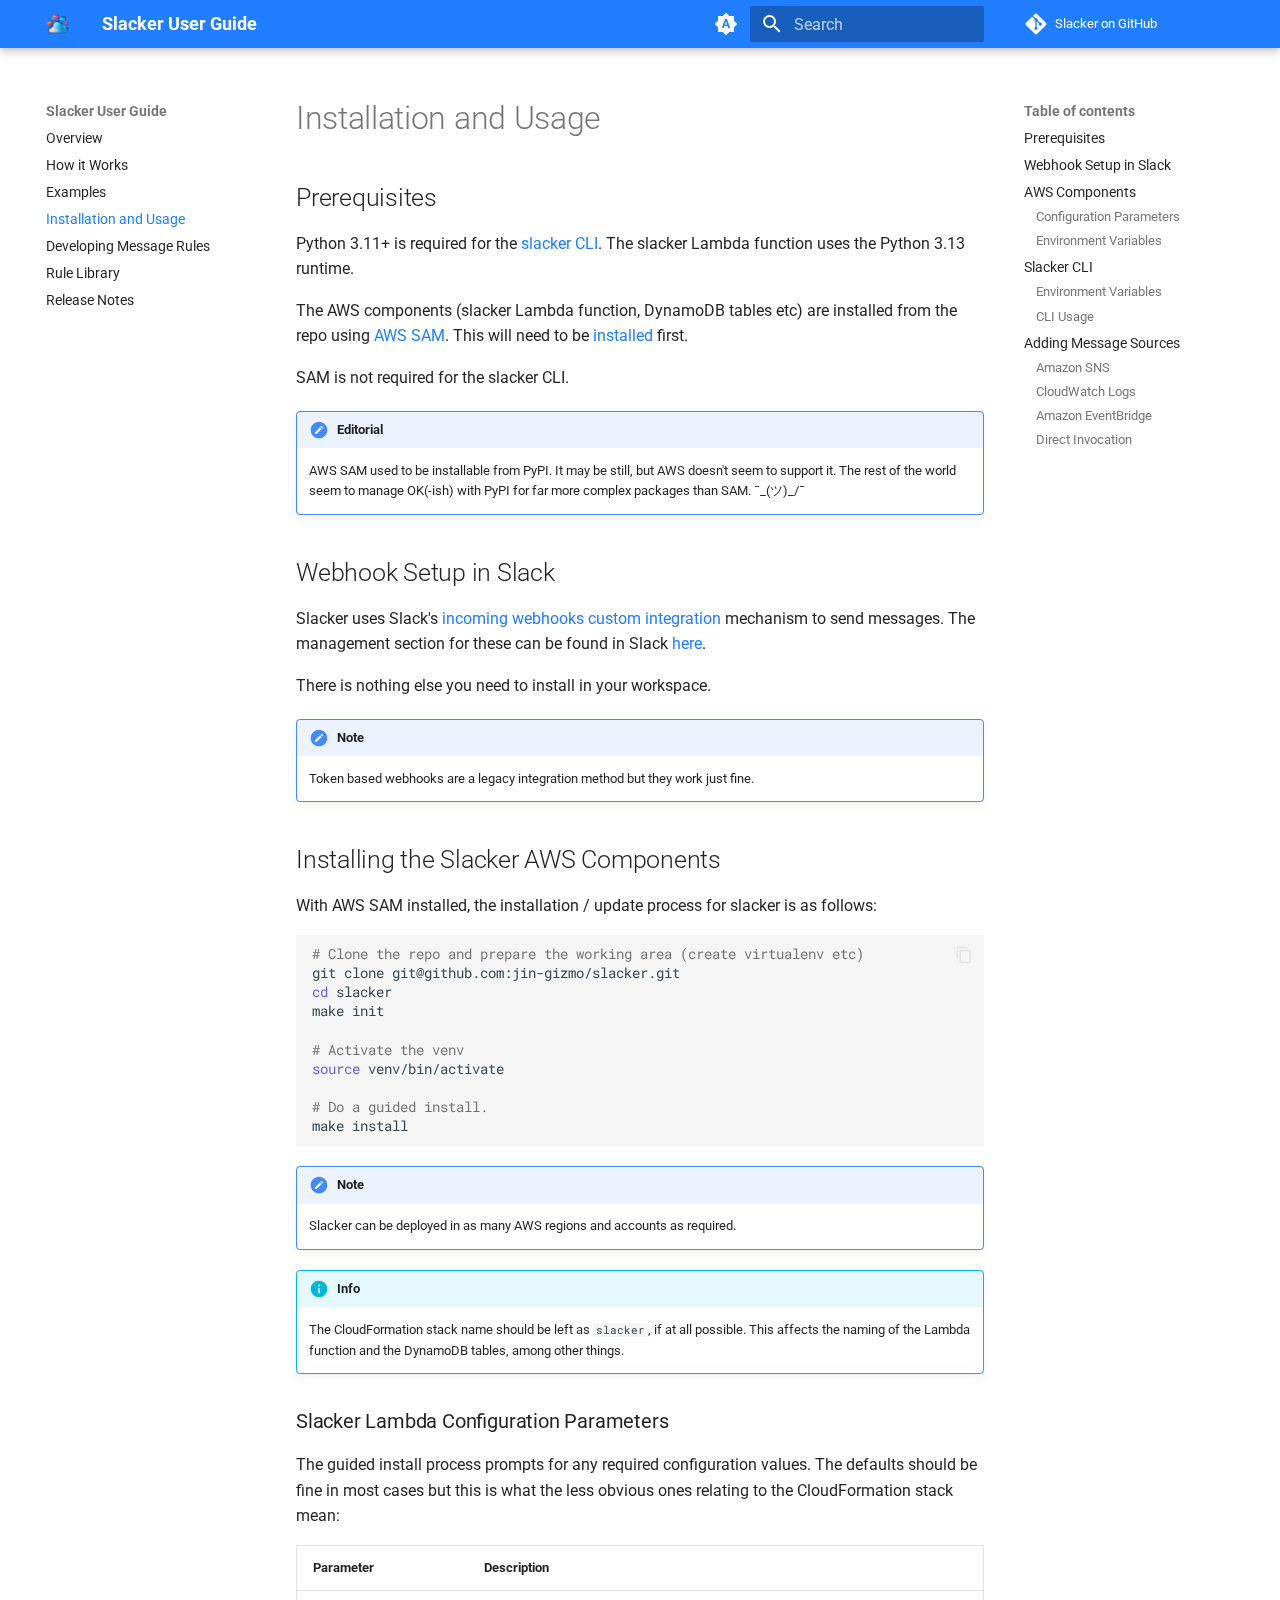
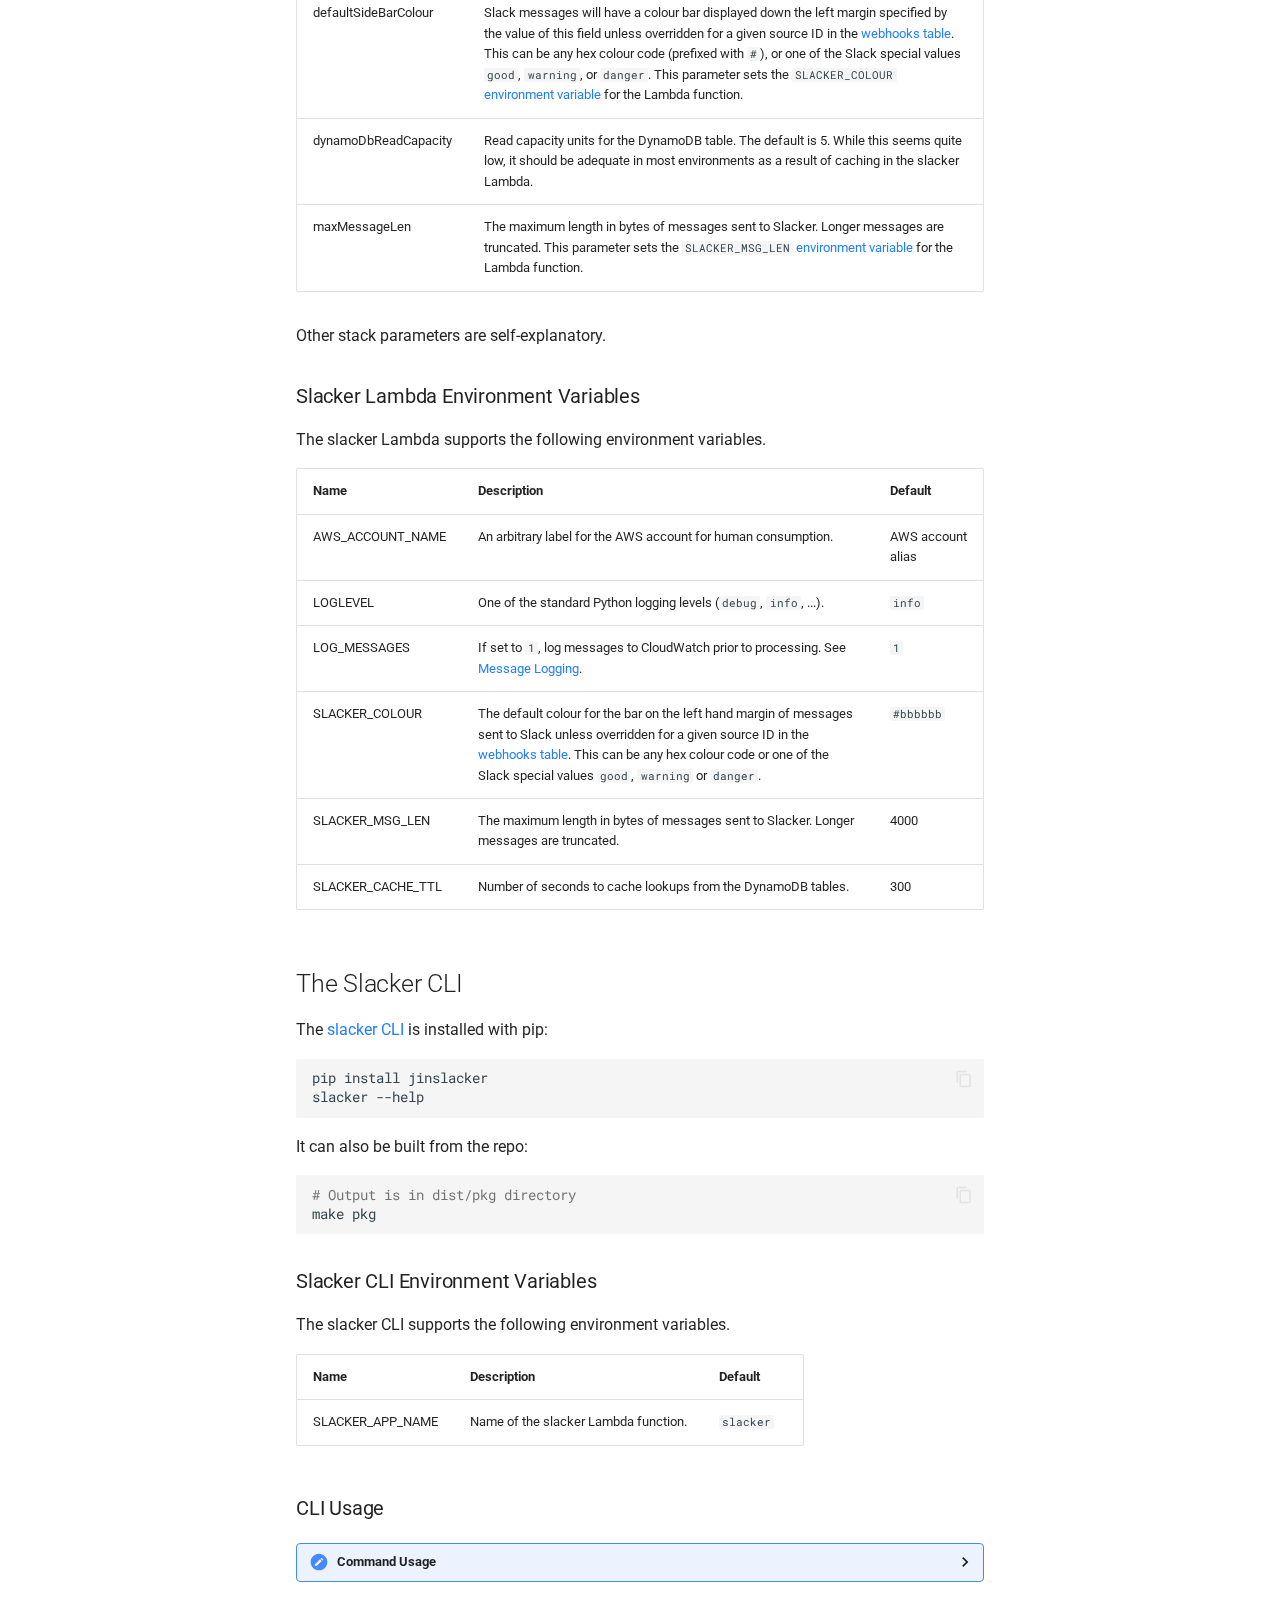
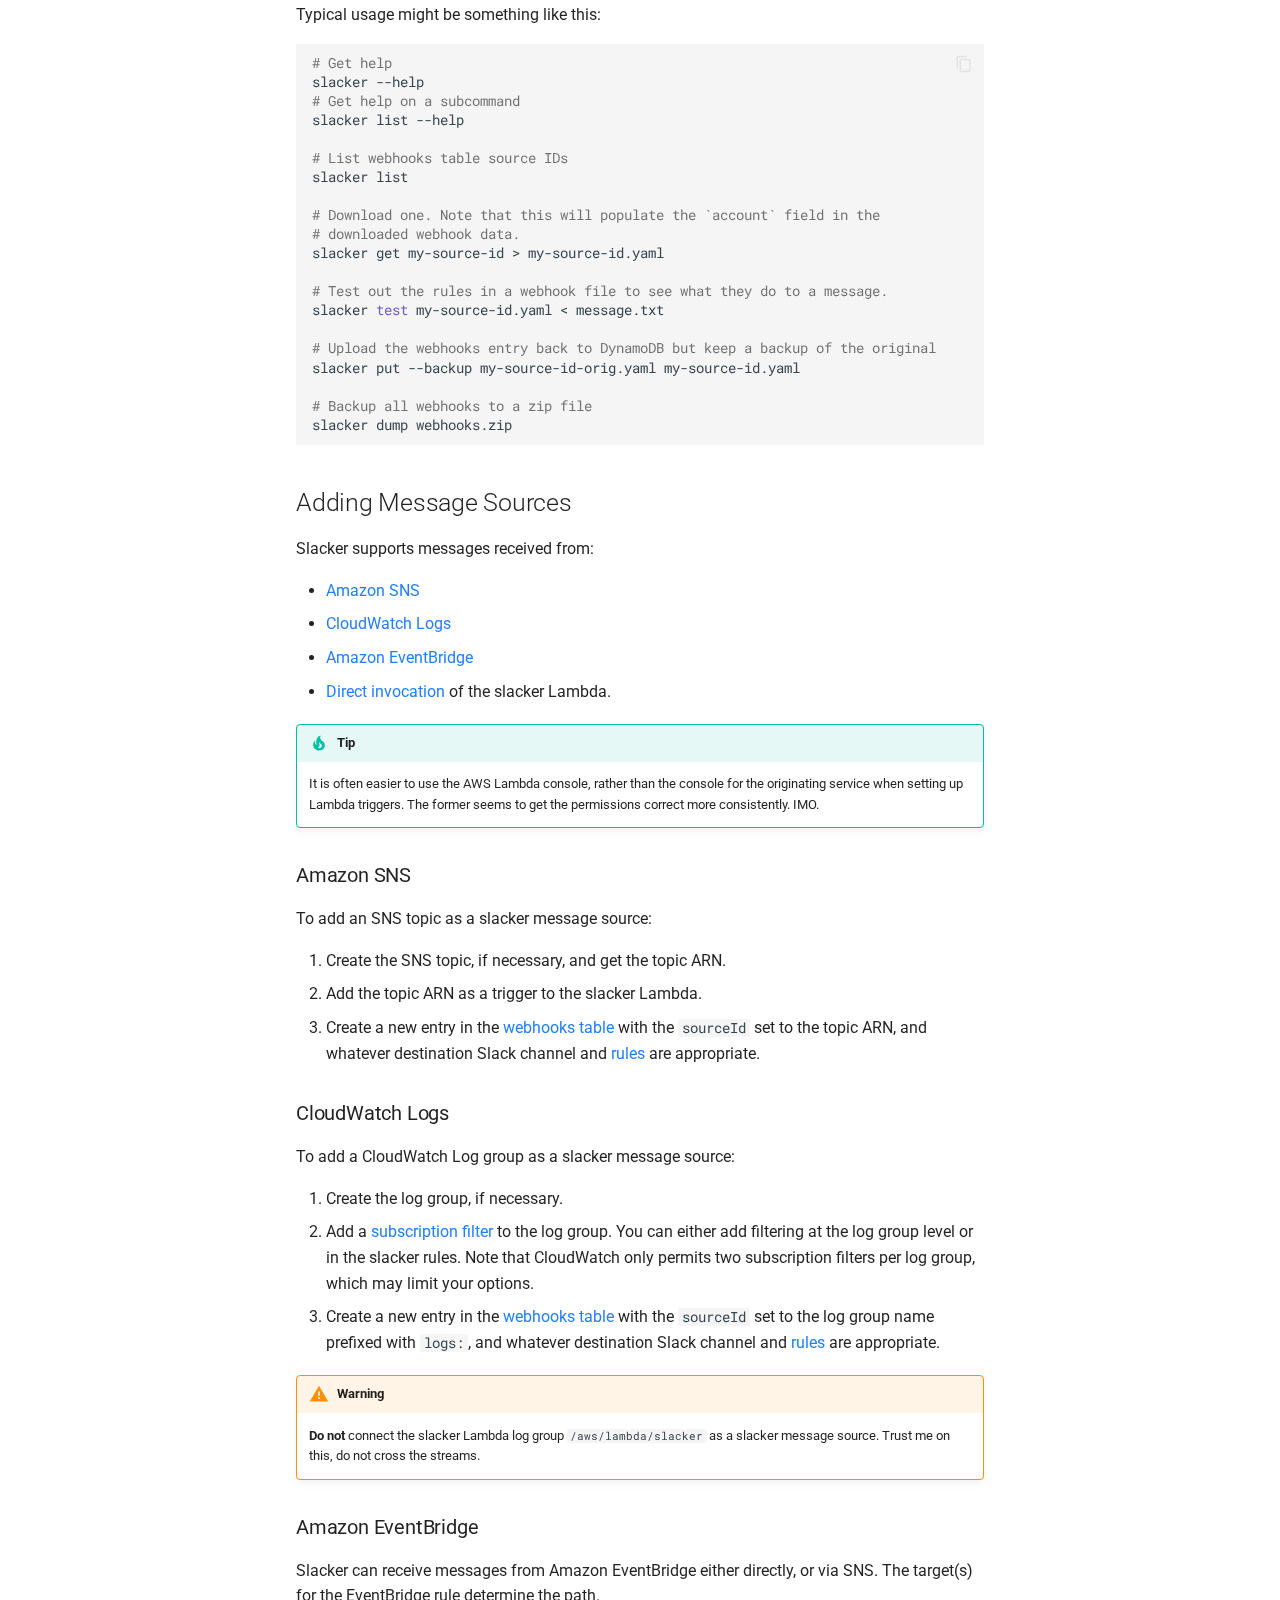
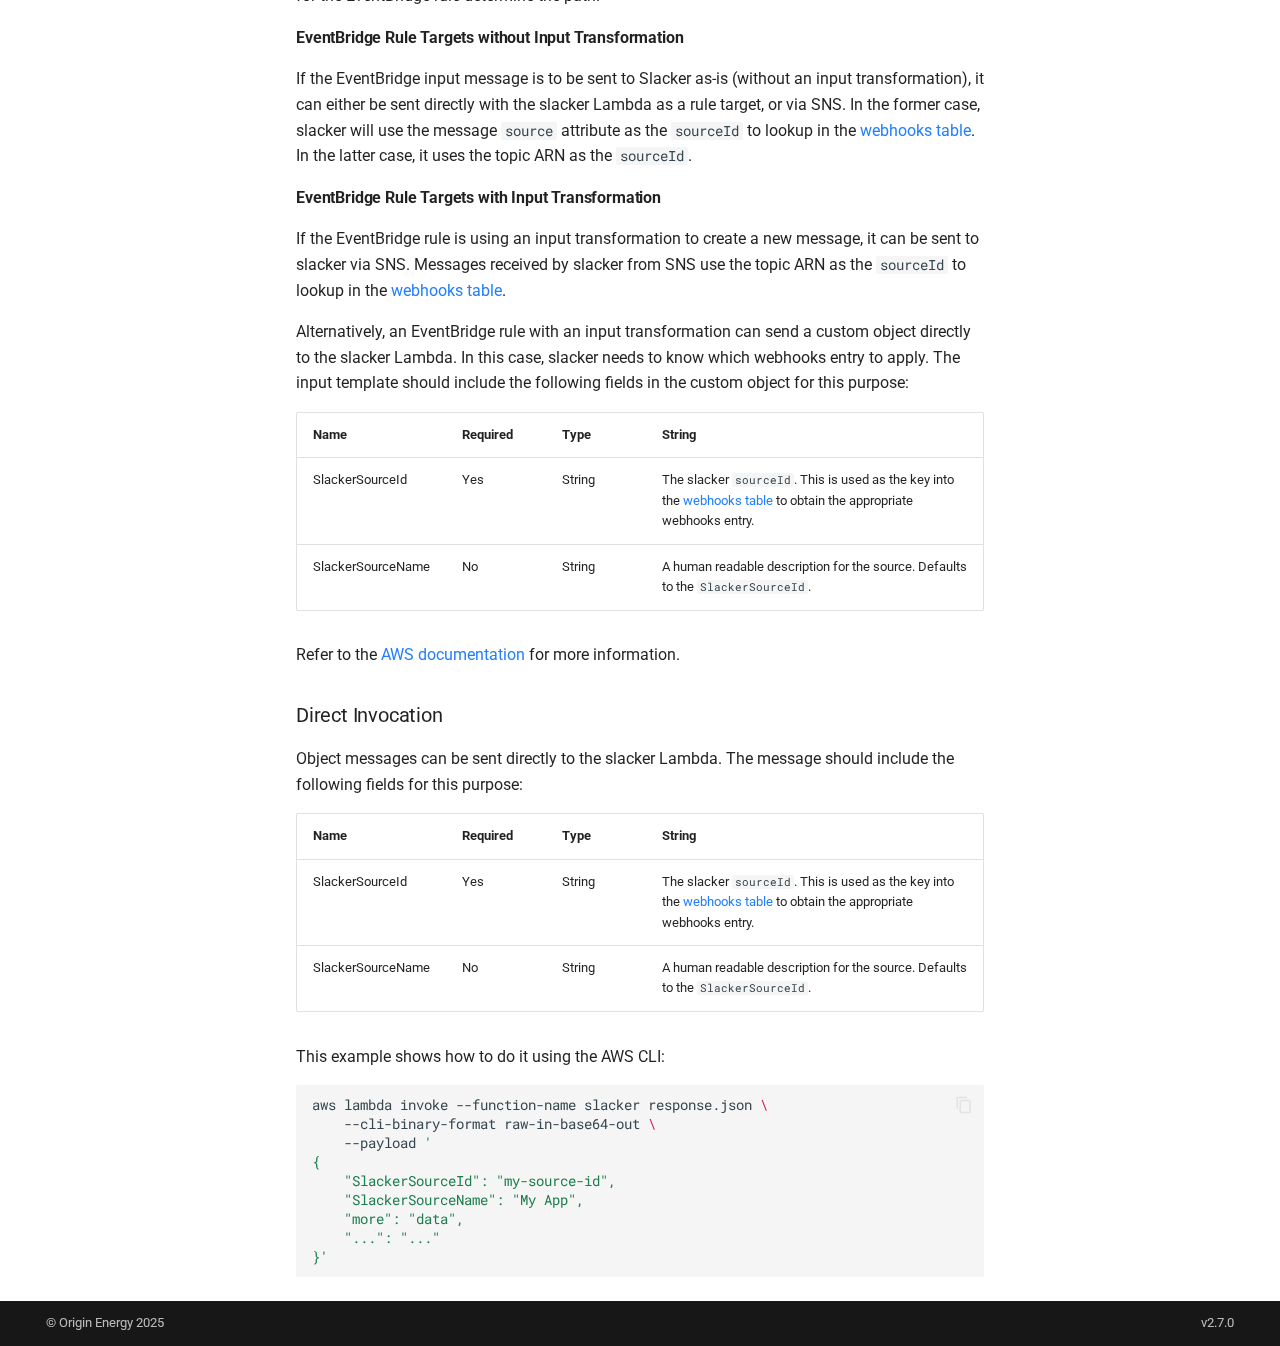
<file: 04-installation-and-usage.html>
<!doctype html>
<html lang="en" class="no-js">
  <head>
    
      <meta charset="utf-8">
      <meta name="viewport" content="width=device-width,initial-scale=1">
      
        <meta name="description" content="AWS to Slack message relay">
      
      
        <meta name="author" content="Murray Andrews">
      
      
      
        <link rel="prev" href="03-examples.html">
      
      
        <link rel="next" href="05-developing-message-rules.html">
      
      
        
      
      
      <link rel="icon" href="img/slacker-icon.png">
      <meta name="generator" content="mkdocs-1.6.1, mkdocs-material-9.7.0">
    
    
      
        <title>Installation and Usage - Slacker User Guide</title>
      
    
    
      <link rel="stylesheet" href="assets/stylesheets/main.618322db.min.css">
      
        
        <link rel="stylesheet" href="assets/stylesheets/palette.ab4e12ef.min.css">
      
      


    
    
      
    
    
      
        
        
        <link rel="preconnect" href="https://fonts.gstatic.com" crossorigin>
        <link rel="stylesheet" href="https://fonts.googleapis.com/css?family=Roboto:300,300i,400,400i,700,700i%7CRoboto+Mono:400,400i,700,700i&display=fallback">
        <style>:root{--md-text-font:"Roboto";--md-code-font:"Roboto Mono"}</style>
      
    
    
      <link rel="stylesheet" href="assets/_mkdocstrings.css">
    
      <link rel="stylesheet" href="css/extra.css">
    
    <script>__md_scope=new URL(".",location),__md_hash=e=>[...e].reduce(((e,_)=>(e<<5)-e+_.charCodeAt(0)),0),__md_get=(e,_=localStorage,t=__md_scope)=>JSON.parse(_.getItem(t.pathname+"."+e)),__md_set=(e,_,t=localStorage,a=__md_scope)=>{try{t.setItem(a.pathname+"."+e,JSON.stringify(_))}catch(e){}}</script>
    
      

    
    
  </head>
  
  
    
    
      
    
    
    
    
    <body dir="ltr" data-md-color-scheme="default" data-md-color-primary="custom" data-md-color-accent="indigo">
  
    
    <input class="md-toggle" data-md-toggle="drawer" type="checkbox" id="__drawer" autocomplete="off">
    <input class="md-toggle" data-md-toggle="search" type="checkbox" id="__search" autocomplete="off">
    <label class="md-overlay" for="__drawer"></label>
    <div data-md-component="skip">
      
        
        <a href="#installation-and-usage" class="md-skip">
          Skip to content
        </a>
      
    </div>
    <div data-md-component="announce">
      
    </div>
    
    
      

  

<header class="md-header md-header--shadow" data-md-component="header">
  <nav class="md-header__inner md-grid" aria-label="Header">
    <a href="." title="Slacker User Guide" class="md-header__button md-logo" aria-label="Slacker User Guide" data-md-component="logo">
      
  <img src="img/slacker-icon.png" alt="logo">

    </a>
    <label class="md-header__button md-icon" for="__drawer">
      
      <svg xmlns="http://www.w3.org/2000/svg" viewBox="0 0 24 24"><path d="M3 6h18v2H3zm0 5h18v2H3zm0 5h18v2H3z"/></svg>
    </label>
    <div class="md-header__title" data-md-component="header-title">
      <div class="md-header__ellipsis">
        <div class="md-header__topic">
          <span class="md-ellipsis">
            Slacker User Guide
          </span>
        </div>
        <div class="md-header__topic" data-md-component="header-topic">
          <span class="md-ellipsis">
            
              Installation and Usage
            
          </span>
        </div>
      </div>
    </div>
    
      
        <form class="md-header__option" data-md-component="palette">
  
    
    
    
    <input class="md-option" data-md-color-media="(prefers-color-scheme)" data-md-color-scheme="default" data-md-color-primary="custom" data-md-color-accent="indigo"  aria-label="Switch to light mode"  type="radio" name="__palette" id="__palette_0">
    
      <label class="md-header__button md-icon" title="Switch to light mode" for="__palette_1" hidden>
        <svg xmlns="http://www.w3.org/2000/svg" viewBox="0 0 24 24"><path d="m14.3 16-.7-2h-3.2l-.7 2H7.8L11 7h2l3.2 9zM20 8.69V4h-4.69L12 .69 8.69 4H4v4.69L.69 12 4 15.31V20h4.69L12 23.31 15.31 20H20v-4.69L23.31 12zm-9.15 3.96h2.3L12 9z"/></svg>
      </label>
    
  
    
    
    
    <input class="md-option" data-md-color-media="(prefers-color-scheme: light)" data-md-color-scheme="default" data-md-color-primary="custom" data-md-color-accent="indigo"  aria-label="Switch to dark mode"  type="radio" name="__palette" id="__palette_1">
    
      <label class="md-header__button md-icon" title="Switch to dark mode" for="__palette_2" hidden>
        <svg xmlns="http://www.w3.org/2000/svg" viewBox="0 0 24 24"><path d="M12 8a4 4 0 0 0-4 4 4 4 0 0 0 4 4 4 4 0 0 0 4-4 4 4 0 0 0-4-4m0 10a6 6 0 0 1-6-6 6 6 0 0 1 6-6 6 6 0 0 1 6 6 6 6 0 0 1-6 6m8-9.31V4h-4.69L12 .69 8.69 4H4v4.69L.69 12 4 15.31V20h4.69L12 23.31 15.31 20H20v-4.69L23.31 12z"/></svg>
      </label>
    
  
    
    
    
    <input class="md-option" data-md-color-media="(prefers-color-scheme: dark)" data-md-color-scheme="slate" data-md-color-primary="custom" data-md-color-accent="indigo"  aria-label="Switch to light mode"  type="radio" name="__palette" id="__palette_2">
    
      <label class="md-header__button md-icon" title="Switch to light mode" for="__palette_0" hidden>
        <svg xmlns="http://www.w3.org/2000/svg" viewBox="0 0 24 24"><path d="M12 18c-.89 0-1.74-.2-2.5-.55C11.56 16.5 13 14.42 13 12s-1.44-4.5-3.5-5.45C10.26 6.2 11.11 6 12 6a6 6 0 0 1 6 6 6 6 0 0 1-6 6m8-9.31V4h-4.69L12 .69 8.69 4H4v4.69L.69 12 4 15.31V20h4.69L12 23.31 15.31 20H20v-4.69L23.31 12z"/></svg>
      </label>
    
  
</form>
      
    
    
      <script>var palette=__md_get("__palette");if(palette&&palette.color){if("(prefers-color-scheme)"===palette.color.media){var media=matchMedia("(prefers-color-scheme: light)"),input=document.querySelector(media.matches?"[data-md-color-media='(prefers-color-scheme: light)']":"[data-md-color-media='(prefers-color-scheme: dark)']");palette.color.media=input.getAttribute("data-md-color-media"),palette.color.scheme=input.getAttribute("data-md-color-scheme"),palette.color.primary=input.getAttribute("data-md-color-primary"),palette.color.accent=input.getAttribute("data-md-color-accent")}for(var[key,value]of Object.entries(palette.color))document.body.setAttribute("data-md-color-"+key,value)}</script>
    
    
    
      
      
        <label class="md-header__button md-icon" for="__search">
          
          <svg xmlns="http://www.w3.org/2000/svg" viewBox="0 0 24 24"><path d="M9.5 3A6.5 6.5 0 0 1 16 9.5c0 1.61-.59 3.09-1.56 4.23l.27.27h.79l5 5-1.5 1.5-5-5v-.79l-.27-.27A6.52 6.52 0 0 1 9.5 16 6.5 6.5 0 0 1 3 9.5 6.5 6.5 0 0 1 9.5 3m0 2C7 5 5 7 5 9.5S7 14 9.5 14 14 12 14 9.5 12 5 9.5 5"/></svg>
        </label>
        <div class="md-search" data-md-component="search" role="dialog">
  <label class="md-search__overlay" for="__search"></label>
  <div class="md-search__inner" role="search">
    <form class="md-search__form" name="search">
      <input type="text" class="md-search__input" name="query" aria-label="Search" placeholder="Search" autocapitalize="off" autocorrect="off" autocomplete="off" spellcheck="false" data-md-component="search-query" required>
      <label class="md-search__icon md-icon" for="__search">
        
        <svg xmlns="http://www.w3.org/2000/svg" viewBox="0 0 24 24"><path d="M9.5 3A6.5 6.5 0 0 1 16 9.5c0 1.61-.59 3.09-1.56 4.23l.27.27h.79l5 5-1.5 1.5-5-5v-.79l-.27-.27A6.52 6.52 0 0 1 9.5 16 6.5 6.5 0 0 1 3 9.5 6.5 6.5 0 0 1 9.5 3m0 2C7 5 5 7 5 9.5S7 14 9.5 14 14 12 14 9.5 12 5 9.5 5"/></svg>
        
        <svg xmlns="http://www.w3.org/2000/svg" viewBox="0 0 24 24"><path d="M20 11v2H8l5.5 5.5-1.42 1.42L4.16 12l7.92-7.92L13.5 5.5 8 11z"/></svg>
      </label>
      <nav class="md-search__options" aria-label="Search">
        
        <button type="reset" class="md-search__icon md-icon" title="Clear" aria-label="Clear" tabindex="-1">
          
          <svg xmlns="http://www.w3.org/2000/svg" viewBox="0 0 24 24"><path d="M19 6.41 17.59 5 12 10.59 6.41 5 5 6.41 10.59 12 5 17.59 6.41 19 12 13.41 17.59 19 19 17.59 13.41 12z"/></svg>
        </button>
      </nav>
      
    </form>
    <div class="md-search__output">
      <div class="md-search__scrollwrap" tabindex="0" data-md-scrollfix>
        <div class="md-search-result" data-md-component="search-result">
          <div class="md-search-result__meta">
            Initializing search
          </div>
          <ol class="md-search-result__list" role="presentation"></ol>
        </div>
      </div>
    </div>
  </div>
</div>
      
    
    
      <div class="md-header__source">
        

<a href="https://github.com/jin-gizmo/slacker" title="Go to repository" class="md-source">
  <div class="md-source__icon md-icon">
    
    <svg xmlns="http://www.w3.org/2000/svg" viewBox="0 0 448 512"><!--! Font Awesome Free 7.1.0 by @fontawesome - https://fontawesome.com License - https://fontawesome.com/license/free (Icons: CC BY 4.0, Fonts: SIL OFL 1.1, Code: MIT License) Copyright 2025 Fonticons, Inc.--><path d="M439.6 236.1 244 40.5c-5.4-5.5-12.8-8.5-20.4-8.5s-15 3-20.4 8.4L162.5 81l51.5 51.5c27.1-9.1 52.7 16.8 43.4 43.7l49.7 49.7c34.2-11.8 61.2 31 35.5 56.7-26.5 26.5-70.2-2.9-56-37.3L240.3 199v121.9c25.3 12.5 22.3 41.8 9.1 55-6.4 6.4-15.2 10.1-24.3 10.1s-17.8-3.6-24.3-10.1c-17.6-17.6-11.1-46.9 11.2-56v-123c-20.8-8.5-24.6-30.7-18.6-45L142.6 101 8.5 235.1C3 240.6 0 247.9 0 255.5s3 15 8.5 20.4l195.6 195.7c5.4 5.4 12.7 8.4 20.4 8.4s15-3 20.4-8.4l194.7-194.7c5.4-5.4 8.4-12.8 8.4-20.4s-3-15-8.4-20.4"/></svg>
  </div>
  <div class="md-source__repository">
    Slacker on GitHub
  </div>
</a>
      </div>
    
  </nav>
  
</header>
    
    <div class="md-container" data-md-component="container">
      
      
        
          
        
      
      <main class="md-main" data-md-component="main">
        <div class="md-main__inner md-grid">
          
            
              
              <div class="md-sidebar md-sidebar--primary" data-md-component="sidebar" data-md-type="navigation" >
                <div class="md-sidebar__scrollwrap">
                  <div class="md-sidebar__inner">
                    



<nav class="md-nav md-nav--primary" aria-label="Navigation" data-md-level="0">
  <label class="md-nav__title" for="__drawer">
    <a href="." title="Slacker User Guide" class="md-nav__button md-logo" aria-label="Slacker User Guide" data-md-component="logo">
      
  <img src="img/slacker-icon.png" alt="logo">

    </a>
    Slacker User Guide
  </label>
  
    <div class="md-nav__source">
      

<a href="https://github.com/jin-gizmo/slacker" title="Go to repository" class="md-source">
  <div class="md-source__icon md-icon">
    
    <svg xmlns="http://www.w3.org/2000/svg" viewBox="0 0 448 512"><!--! Font Awesome Free 7.1.0 by @fontawesome - https://fontawesome.com License - https://fontawesome.com/license/free (Icons: CC BY 4.0, Fonts: SIL OFL 1.1, Code: MIT License) Copyright 2025 Fonticons, Inc.--><path d="M439.6 236.1 244 40.5c-5.4-5.5-12.8-8.5-20.4-8.5s-15 3-20.4 8.4L162.5 81l51.5 51.5c27.1-9.1 52.7 16.8 43.4 43.7l49.7 49.7c34.2-11.8 61.2 31 35.5 56.7-26.5 26.5-70.2-2.9-56-37.3L240.3 199v121.9c25.3 12.5 22.3 41.8 9.1 55-6.4 6.4-15.2 10.1-24.3 10.1s-17.8-3.6-24.3-10.1c-17.6-17.6-11.1-46.9 11.2-56v-123c-20.8-8.5-24.6-30.7-18.6-45L142.6 101 8.5 235.1C3 240.6 0 247.9 0 255.5s3 15 8.5 20.4l195.6 195.7c5.4 5.4 12.7 8.4 20.4 8.4s15-3 20.4-8.4l194.7-194.7c5.4-5.4 8.4-12.8 8.4-20.4s-3-15-8.4-20.4"/></svg>
  </div>
  <div class="md-source__repository">
    Slacker on GitHub
  </div>
</a>
    </div>
  
  <ul class="md-nav__list" data-md-scrollfix>
    
      
      
  
  
  
  
    <li class="md-nav__item">
      <a href="01-overview.html" class="md-nav__link">
        
  
  
  <span class="md-ellipsis">
    
  
    Overview
  

    
  </span>
  
  

      </a>
    </li>
  

    
      
      
  
  
  
  
    <li class="md-nav__item">
      <a href="02-how-it-works.html" class="md-nav__link">
        
  
  
  <span class="md-ellipsis">
    
  
    How it Works
  

    
  </span>
  
  

      </a>
    </li>
  

    
      
      
  
  
  
  
    <li class="md-nav__item">
      <a href="03-examples.html" class="md-nav__link">
        
  
  
  <span class="md-ellipsis">
    
  
    Examples
  

    
  </span>
  
  

      </a>
    </li>
  

    
      
      
  
  
    
  
  
  
    <li class="md-nav__item md-nav__item--active">
      
      <input class="md-nav__toggle md-toggle" type="checkbox" id="__toc">
      
      
        
      
      
        <label class="md-nav__link md-nav__link--active" for="__toc">
          
  
  
  <span class="md-ellipsis">
    
  
    Installation and Usage
  

    
  </span>
  
  

          <span class="md-nav__icon md-icon"></span>
        </label>
      
      <a href="04-installation-and-usage.html" class="md-nav__link md-nav__link--active">
        
  
  
  <span class="md-ellipsis">
    
  
    Installation and Usage
  

    
  </span>
  
  

      </a>
      
        

<nav class="md-nav md-nav--secondary" aria-label="Table of contents">
  
  
  
    
  
  
    <label class="md-nav__title" for="__toc">
      <span class="md-nav__icon md-icon"></span>
      Table of contents
    </label>
    <ul class="md-nav__list" data-md-component="toc" data-md-scrollfix>
      
        <li class="md-nav__item">
  <a href="#prerequisites" class="md-nav__link">
    <span class="md-ellipsis">
      
        Prerequisites
      
    </span>
  </a>
  
</li>
      
        <li class="md-nav__item">
  <a href="#webhook-setup-in-slack" class="md-nav__link">
    <span class="md-ellipsis">
      
        Webhook Setup in Slack
      
    </span>
  </a>
  
</li>
      
        <li class="md-nav__item">
  <a href="#installing-the-slacker-aws-components" class="md-nav__link">
    <span class="md-ellipsis">
      
        AWS Components
      
    </span>
  </a>
  
    <nav class="md-nav" aria-label="AWS Components">
      <ul class="md-nav__list">
        
          <li class="md-nav__item">
  <a href="#slacker-lambda-configuration-parameters" class="md-nav__link">
    <span class="md-ellipsis">
      
        Configuration Parameters
      
    </span>
  </a>
  
</li>
        
          <li class="md-nav__item">
  <a href="#slacker-lambda-environment-variables" class="md-nav__link">
    <span class="md-ellipsis">
      
        Environment Variables
      
    </span>
  </a>
  
</li>
        
      </ul>
    </nav>
  
</li>
      
        <li class="md-nav__item">
  <a href="#the-slacker-cli" class="md-nav__link">
    <span class="md-ellipsis">
      
        Slacker CLI
      
    </span>
  </a>
  
    <nav class="md-nav" aria-label="Slacker CLI">
      <ul class="md-nav__list">
        
          <li class="md-nav__item">
  <a href="#slacker-cli-environment-variables" class="md-nav__link">
    <span class="md-ellipsis">
      
        Environment Variables
      
    </span>
  </a>
  
</li>
        
          <li class="md-nav__item">
  <a href="#cli-usage" class="md-nav__link">
    <span class="md-ellipsis">
      
        CLI Usage
      
    </span>
  </a>
  
</li>
        
      </ul>
    </nav>
  
</li>
      
        <li class="md-nav__item">
  <a href="#adding-message-sources" class="md-nav__link">
    <span class="md-ellipsis">
      
        Adding Message Sources
      
    </span>
  </a>
  
    <nav class="md-nav" aria-label="Adding Message Sources">
      <ul class="md-nav__list">
        
          <li class="md-nav__item">
  <a href="#amazon-sns" class="md-nav__link">
    <span class="md-ellipsis">
      
        Amazon SNS
      
    </span>
  </a>
  
</li>
        
          <li class="md-nav__item">
  <a href="#cloudwatch-logs" class="md-nav__link">
    <span class="md-ellipsis">
      
        CloudWatch Logs
      
    </span>
  </a>
  
</li>
        
          <li class="md-nav__item">
  <a href="#amazon-eventbridge" class="md-nav__link">
    <span class="md-ellipsis">
      
        Amazon EventBridge
      
    </span>
  </a>
  
</li>
        
          <li class="md-nav__item">
  <a href="#direct-invocation" class="md-nav__link">
    <span class="md-ellipsis">
      
        Direct Invocation
      
    </span>
  </a>
  
</li>
        
      </ul>
    </nav>
  
</li>
      
    </ul>
  
</nav>
      
    </li>
  

    
      
      
  
  
  
  
    <li class="md-nav__item">
      <a href="05-developing-message-rules.html" class="md-nav__link">
        
  
  
  <span class="md-ellipsis">
    
  
    Developing Message Rules
  

    
  </span>
  
  

      </a>
    </li>
  

    
      
      
  
  
  
  
    <li class="md-nav__item">
      <a href="06-rule-library.html" class="md-nav__link">
        
  
  
  <span class="md-ellipsis">
    
  
    Rule Library
  

    
  </span>
  
  

      </a>
    </li>
  

    
      
      
  
  
  
  
    <li class="md-nav__item">
      <a href="07-release-notes.html" class="md-nav__link">
        
  
  
  <span class="md-ellipsis">
    
  
    Release Notes
  

    
  </span>
  
  

      </a>
    </li>
  

    
  </ul>
</nav>
                  </div>
                </div>
              </div>
            
            
              
              <div class="md-sidebar md-sidebar--secondary" data-md-component="sidebar" data-md-type="toc" >
                <div class="md-sidebar__scrollwrap">
                  <div class="md-sidebar__inner">
                    

<nav class="md-nav md-nav--secondary" aria-label="Table of contents">
  
  
  
    
  
  
    <label class="md-nav__title" for="__toc">
      <span class="md-nav__icon md-icon"></span>
      Table of contents
    </label>
    <ul class="md-nav__list" data-md-component="toc" data-md-scrollfix>
      
        <li class="md-nav__item">
  <a href="#prerequisites" class="md-nav__link">
    <span class="md-ellipsis">
      
        Prerequisites
      
    </span>
  </a>
  
</li>
      
        <li class="md-nav__item">
  <a href="#webhook-setup-in-slack" class="md-nav__link">
    <span class="md-ellipsis">
      
        Webhook Setup in Slack
      
    </span>
  </a>
  
</li>
      
        <li class="md-nav__item">
  <a href="#installing-the-slacker-aws-components" class="md-nav__link">
    <span class="md-ellipsis">
      
        AWS Components
      
    </span>
  </a>
  
    <nav class="md-nav" aria-label="AWS Components">
      <ul class="md-nav__list">
        
          <li class="md-nav__item">
  <a href="#slacker-lambda-configuration-parameters" class="md-nav__link">
    <span class="md-ellipsis">
      
        Configuration Parameters
      
    </span>
  </a>
  
</li>
        
          <li class="md-nav__item">
  <a href="#slacker-lambda-environment-variables" class="md-nav__link">
    <span class="md-ellipsis">
      
        Environment Variables
      
    </span>
  </a>
  
</li>
        
      </ul>
    </nav>
  
</li>
      
        <li class="md-nav__item">
  <a href="#the-slacker-cli" class="md-nav__link">
    <span class="md-ellipsis">
      
        Slacker CLI
      
    </span>
  </a>
  
    <nav class="md-nav" aria-label="Slacker CLI">
      <ul class="md-nav__list">
        
          <li class="md-nav__item">
  <a href="#slacker-cli-environment-variables" class="md-nav__link">
    <span class="md-ellipsis">
      
        Environment Variables
      
    </span>
  </a>
  
</li>
        
          <li class="md-nav__item">
  <a href="#cli-usage" class="md-nav__link">
    <span class="md-ellipsis">
      
        CLI Usage
      
    </span>
  </a>
  
</li>
        
      </ul>
    </nav>
  
</li>
      
        <li class="md-nav__item">
  <a href="#adding-message-sources" class="md-nav__link">
    <span class="md-ellipsis">
      
        Adding Message Sources
      
    </span>
  </a>
  
    <nav class="md-nav" aria-label="Adding Message Sources">
      <ul class="md-nav__list">
        
          <li class="md-nav__item">
  <a href="#amazon-sns" class="md-nav__link">
    <span class="md-ellipsis">
      
        Amazon SNS
      
    </span>
  </a>
  
</li>
        
          <li class="md-nav__item">
  <a href="#cloudwatch-logs" class="md-nav__link">
    <span class="md-ellipsis">
      
        CloudWatch Logs
      
    </span>
  </a>
  
</li>
        
          <li class="md-nav__item">
  <a href="#amazon-eventbridge" class="md-nav__link">
    <span class="md-ellipsis">
      
        Amazon EventBridge
      
    </span>
  </a>
  
</li>
        
          <li class="md-nav__item">
  <a href="#direct-invocation" class="md-nav__link">
    <span class="md-ellipsis">
      
        Direct Invocation
      
    </span>
  </a>
  
</li>
        
      </ul>
    </nav>
  
</li>
      
    </ul>
  
</nav>
                  </div>
                </div>
              </div>
            
          
          
            <div class="md-content" data-md-component="content">
              
              <article class="md-content__inner md-typeset">
                
                  


  
  


<h1 id="installation-and-usage">Installation and Usage<a class="headerlink" href="#installation-and-usage" title="Permanent link">&para;</a></h1>
<h2 id="prerequisites">Prerequisites<a class="headerlink" href="#prerequisites" title="Permanent link">&para;</a></h2>
<p>Python 3.11+ is required for the <a href="#the-slacker-cli">slacker CLI</a>. The slacker
Lambda function uses the Python 3.13 runtime.</p>
<p>The AWS components (slacker Lambda function, DynamoDB tables etc) are installed
from the repo using <a href="https://aws.amazon.com/serverless/sam/">AWS SAM</a>. This will
need to be
<a href="https://docs.aws.amazon.com/serverless-application-model/latest/developerguide/install-sam-cli.html">installed</a>
first.</p>
<p>SAM is not required for the slacker CLI.</p>
<div class="admonition note">
<p class="admonition-title">Editorial</p>
<p>AWS SAM used to be installable from PyPI. It may be still, but AWS doesn't
seem to support it. The rest of the world seem to manage OK(-ish) with PyPI
for far more complex packages than SAM.  ¯_(ツ)_/¯</p>
</div>
<h2 id="webhook-setup-in-slack">Webhook Setup in Slack<a class="headerlink" href="#webhook-setup-in-slack" title="Permanent link">&para;</a></h2>
<p>Slacker uses Slack's <a href="https://docs.slack.dev/legacy/legacy-custom-integrations/legacy-custom-integrations-incoming-webhooks">incoming webhooks custom
integration</a>
mechanism to send messages. The management section for these can be found in
Slack <a href="https://www.slack.com/apps/manage/custom-integrations">here</a>.</p>
<p>There is nothing else you need to install in your workspace.</p>
<div class="admonition note">
<p class="admonition-title">Note</p>
<p>Token based webhooks are a legacy integration method but they work just fine.</p>
</div>
<h2 id="installing-the-slacker-aws-components">Installing the Slacker AWS Components<a class="headerlink" href="#installing-the-slacker-aws-components" title="Permanent link">&para;</a></h2>
<p>With AWS SAM installed, the installation / update process for slacker is as
follows:</p>
<div class="language-bash highlight"><pre><span></span><code><span id="__span-0-1"><span class="c1"># Clone the repo and prepare the working area (create virtualenv etc)</span>
</span><span id="__span-0-2">git<span class="w"> </span>clone<span class="w"> </span>git@github.com:jin-gizmo/slacker.git
</span><span id="__span-0-3"><span class="nb">cd</span><span class="w"> </span>slacker
</span><span id="__span-0-4">make<span class="w"> </span>init
</span><span id="__span-0-5">
</span><span id="__span-0-6"><span class="c1"># Activate the venv</span>
</span><span id="__span-0-7"><span class="nb">source</span><span class="w"> </span>venv/bin/activate
</span><span id="__span-0-8">
</span><span id="__span-0-9"><span class="c1"># Do a guided install.</span>
</span><span id="__span-0-10">make<span class="w"> </span>install
</span></code></pre></div>
<div class="admonition note">
<p class="admonition-title">Note</p>
<p>Slacker can be deployed in as many AWS regions and accounts as required.</p>
</div>
<div class="admonition info">
<p class="admonition-title">Info</p>
<p>The CloudFormation stack name should be left as <code>slacker</code>, if at all
possible. This affects the naming of the Lambda function and the DynamoDB
tables, among other things.</p>
</div>
<h3 id="slacker-lambda-configuration-parameters">Slacker Lambda Configuration Parameters<a class="headerlink" href="#slacker-lambda-configuration-parameters" title="Permanent link">&para;</a></h3>
<p>The guided install process prompts for any required configuration values. The
defaults should be fine in most cases but this is what the less obvious ones
relating to the CloudFormation stack mean:</p>
<table>
<thead>
<tr>
<th>Parameter</th>
<th>Description</th>
</tr>
</thead>
<tbody>
<tr>
<td>defaultSideBarColour</td>
<td>Slack messages will have a colour bar displayed down the left margin specified by the value of this field unless overridden for a given source ID in the <a href="02-how-it-works.html#the-webhooks-table">webhooks table</a>. This can be any hex colour code (prefixed with <code>#</code>), or one of the Slack special values <code>good</code>, <code>warning</code>, or <code>danger</code>. This parameter sets the <code>SLACKER_COLOUR</code> <a href="#slacker-lambda-environment-variables">environment variable</a> for the Lambda function.</td>
</tr>
<tr>
<td>dynamoDbReadCapacity</td>
<td>Read capacity units for the DynamoDB table. The default is 5. While this seems quite low, it should be adequate in most environments as a result of caching in the slacker Lambda.</td>
</tr>
<tr>
<td>maxMessageLen</td>
<td>The maximum length in bytes of messages sent to Slacker. Longer messages are truncated. This parameter sets the <code>SLACKER_MSG_LEN</code> <a href="#slacker-lambda-environment-variables">environment variable</a> for the Lambda function.</td>
</tr>
</tbody>
</table>
<p>Other stack parameters are self-explanatory.</p>
<h3 id="slacker-lambda-environment-variables">Slacker Lambda Environment Variables<a class="headerlink" href="#slacker-lambda-environment-variables" title="Permanent link">&para;</a></h3>
<p>The slacker Lambda supports the following environment variables.</p>
<table>
<thead>
<tr>
<th>Name</th>
<th>Description</th>
<th>Default</th>
</tr>
</thead>
<tbody>
<tr>
<td>AWS_ACCOUNT_NAME</td>
<td>An arbitrary label for the AWS account for human consumption.</td>
<td>AWS account alias</td>
</tr>
<tr>
<td>LOGLEVEL</td>
<td>One of the standard Python logging levels (<code>debug</code>, <code>info</code>, ...).</td>
<td><code>info</code></td>
</tr>
<tr>
<td>LOG_MESSAGES</td>
<td>If set to <code>1</code>, log messages to CloudWatch prior to processing. See <a href="02-how-it-works.html#message-logging">Message Logging</a>.</td>
<td><code>1</code></td>
</tr>
<tr>
<td>SLACKER_COLOUR</td>
<td>The default colour for the bar on the left hand margin of messages sent to Slack unless overridden for a given source ID in the <a href="02-how-it-works.html#the-webhooks-table">webhooks table</a>. This can be any hex colour code or one of the Slack special values <code>good</code>, <code>warning</code> or <code>danger</code>.</td>
<td><code>#bbbbbb</code></td>
</tr>
<tr>
<td>SLACKER_MSG_LEN</td>
<td>The maximum length in bytes of messages sent to Slacker. Longer messages are truncated.</td>
<td>4000</td>
</tr>
<tr>
<td>SLACKER_CACHE_TTL</td>
<td>Number of seconds to cache lookups from the DynamoDB tables.</td>
<td>300</td>
</tr>
</tbody>
</table>
<h2 id="the-slacker-cli">The Slacker CLI<a class="headerlink" href="#the-slacker-cli" title="Permanent link">&para;</a></h2>
<p>The <a href="#the-slacker-cli">slacker CLI</a> is installed with pip:</p>
<p><div class="language-bash highlight"><pre><span></span><code><span id="__span-1-1">pip<span class="w"> </span>install<span class="w"> </span>jinslacker
</span><span id="__span-1-2">slacker<span class="w"> </span>--help
</span></code></pre></div>
It can also be built from the repo:</p>
<div class="language-bash highlight"><pre><span></span><code><span id="__span-2-1"><span class="c1"># Output is in dist/pkg directory</span>
</span><span id="__span-2-2">make<span class="w"> </span>pkg
</span></code></pre></div>
<h3 id="slacker-cli-environment-variables">Slacker CLI Environment Variables<a class="headerlink" href="#slacker-cli-environment-variables" title="Permanent link">&para;</a></h3>
<p>The slacker CLI supports the following environment variables.</p>
<table>
<thead>
<tr>
<th>Name</th>
<th>Description</th>
<th>Default</th>
</tr>
</thead>
<tbody>
<tr>
<td>SLACKER_APP_NAME</td>
<td>Name of the slacker Lambda function.</td>
<td><code>slacker</code></td>
</tr>
</tbody>
</table>
<h3 id="cli-usage">CLI Usage<a class="headerlink" href="#cli-usage" title="Permanent link">&para;</a></h3>
<details>
<summary>Command Usage</summary>
<div class="language-text highlight"><pre><span></span><code><span id="__span-3-1">usage: slacker [-h] [-v] {check,dump,get,list,put,restart,test} ...
</span><span id="__span-3-2">
</span><span id="__span-3-3">Manage slacker webhooks and rules.
</span><span id="__span-3-4">
</span><span id="__span-3-5">positional arguments:
</span><span id="__span-3-6">  {check,dump,get,list,put,restart,test}
</span><span id="__span-3-7">    check           Check slacker configuration.
</span><span id="__span-3-8">    dump            Dump the DynamoDB webhooks table.
</span><span id="__span-3-9">    get             Fetch an entry from the DynamoDB webhooks table.
</span><span id="__span-3-10">    list            List source IDs in the DynamoDB webhooks table.
</span><span id="__span-3-11">    put             Create / update an entry in the DynamoDB webhooks table.
</span><span id="__span-3-12">    restart         Restart the slacker Lambda.
</span><span id="__span-3-13">    test            Test a message for processing against a webhooks entry.
</span><span id="__span-3-14">
</span><span id="__span-3-15">options:
</span><span id="__span-3-16">  -h, --help        show this help message and exit
</span><span id="__span-3-17">  -v, --version     Show version and exit.
</span><span id="__span-3-18">
</span><span id="__span-3-19">Full user guide at https://jin-gizmo.github.io/slacker
</span></code></pre></div>
</details>
<p>Typical usage might be something like this:</p>
<div class="language-bash highlight"><pre><span></span><code><span id="__span-4-1"><span class="c1"># Get help</span>
</span><span id="__span-4-2">slacker<span class="w"> </span>--help
</span><span id="__span-4-3"><span class="c1"># Get help on a subcommand</span>
</span><span id="__span-4-4">slacker<span class="w"> </span>list<span class="w"> </span>--help
</span><span id="__span-4-5">
</span><span id="__span-4-6"><span class="c1"># List webhooks table source IDs</span>
</span><span id="__span-4-7">slacker<span class="w"> </span>list
</span><span id="__span-4-8">
</span><span id="__span-4-9"><span class="c1"># Download one. Note that this will populate the `account` field in the</span>
</span><span id="__span-4-10"><span class="c1"># downloaded webhook data.</span>
</span><span id="__span-4-11">slacker<span class="w"> </span>get<span class="w"> </span>my-source-id<span class="w"> </span>&gt;<span class="w"> </span>my-source-id.yaml
</span><span id="__span-4-12">
</span><span id="__span-4-13"><span class="c1"># Test out the rules in a webhook file to see what they do to a message.</span>
</span><span id="__span-4-14">slacker<span class="w"> </span><span class="nb">test</span><span class="w"> </span>my-source-id.yaml<span class="w"> </span>&lt;<span class="w"> </span>message.txt
</span><span id="__span-4-15">
</span><span id="__span-4-16"><span class="c1"># Upload the webhooks entry back to DynamoDB but keep a backup of the original</span>
</span><span id="__span-4-17">slacker<span class="w"> </span>put<span class="w"> </span>--backup<span class="w"> </span>my-source-id-orig.yaml<span class="w"> </span>my-source-id.yaml
</span><span id="__span-4-18">
</span><span id="__span-4-19"><span class="c1"># Backup all webhooks to a zip file</span>
</span><span id="__span-4-20">slacker<span class="w"> </span>dump<span class="w"> </span>webhooks.zip
</span></code></pre></div>
<h2 id="adding-message-sources">Adding Message Sources<a class="headerlink" href="#adding-message-sources" title="Permanent link">&para;</a></h2>
<p>Slacker supports messages received from:</p>
<ul>
<li><a href="#amazon-sns">Amazon SNS</a></li>
<li><a href="#cloudwatch-logs">CloudWatch Logs</a></li>
<li><a href="#amazon-eventbridge">Amazon EventBridge</a></li>
<li><a href="#direct-invocation">Direct invocation</a> of the slacker Lambda.</li>
</ul>
<div class="admonition tip">
<p class="admonition-title">Tip</p>
<p>It is often easier to use the AWS Lambda console, rather than the console
for the originating service when setting up Lambda triggers. The former
seems to get the permissions correct more consistently. IMO.</p>
</div>
<h3 id="amazon-sns">Amazon SNS<a class="headerlink" href="#amazon-sns" title="Permanent link">&para;</a></h3>
<p>To add an SNS topic as a slacker message source:</p>
<ol>
<li>Create the SNS topic, if necessary, and get the topic ARN.</li>
<li>Add the topic ARN as a trigger to the slacker Lambda.</li>
<li>Create a new entry in the <a href="02-how-it-works.html#the-webhooks-table">webhooks table</a> with the
    <code>sourceId</code> set to the topic ARN, and whatever destination Slack channel and
    <a href="02-how-it-works.html#message-rules">rules</a> are appropriate.</li>
</ol>
<h3 id="cloudwatch-logs">CloudWatch Logs<a class="headerlink" href="#cloudwatch-logs" title="Permanent link">&para;</a></h3>
<p>To add a CloudWatch Log group as a slacker message source:</p>
<ol>
<li>Create the log group, if necessary.</li>
<li>Add a <a href="https://docs.aws.amazon.com/AmazonCloudWatch/latest/logs/SubscriptionFilters.html">subscription filter</a>
    to the log group. You can either add filtering at the log group level or in
    the slacker rules. Note that CloudWatch only permits two subscription filters
    per log group, which may limit your options.</li>
<li>Create a new entry in the <a href="02-how-it-works.html#the-webhooks-table">webhooks table</a> with the
    <code>sourceId</code> set to the log group name prefixed with <code>logs:</code>, and whatever
    destination Slack channel and <a href="02-how-it-works.html#message-rules">rules</a> are appropriate.</li>
</ol>
<div class="admonition warning">
<p class="admonition-title">Warning</p>
<p><strong>Do not</strong> connect the slacker Lambda log group <code>/aws/lambda/slacker</code> as a
slacker message source. Trust me on this, do not cross the streams.</p>
</div>
<h3 id="amazon-eventbridge">Amazon EventBridge<a class="headerlink" href="#amazon-eventbridge" title="Permanent link">&para;</a></h3>
<p>Slacker can receive messages from Amazon EventBridge either directly, or via
SNS. The target(s) for the EventBridge rule determine the path.</p>
<h4 id="eventbridge-rule-targets-without-input-transformation">EventBridge Rule Targets without Input Transformation<a class="headerlink" href="#eventbridge-rule-targets-without-input-transformation" title="Permanent link">&para;</a></h4>
<p>If the EventBridge input message is to be sent to Slacker as-is (without an
input transformation), it can either be sent directly with the slacker Lambda as
a rule target, or via SNS. In the former case, slacker will use the message
<code>source</code> attribute as the <code>sourceId</code> to lookup in the <a href="02-how-it-works.html#the-webhooks-table">webhooks
table</a>. In the latter case, it uses the topic ARN as the
<code>sourceId</code>.</p>
<h4 id="eventbridge-rule-targets-with-input-transformation">EventBridge Rule Targets with Input Transformation<a class="headerlink" href="#eventbridge-rule-targets-with-input-transformation" title="Permanent link">&para;</a></h4>
<p>If the EventBridge rule is using an input transformation to create a new
message, it can be sent to slacker via SNS. Messages received by slacker from
SNS use the topic ARN as the <code>sourceId</code> to lookup in the <a href="02-how-it-works.html#the-webhooks-table">webhooks
table</a>.</p>
<p>Alternatively, an EventBridge rule with an input transformation can send a
custom object directly to the slacker Lambda. In this case, slacker needs to
know which webhooks entry to apply. The input template should include the
following fields in the custom object for this purpose:</p>
<table>
<thead>
<tr>
<th>Name</th>
<th>Required</th>
<th>Type</th>
<th>String</th>
</tr>
</thead>
<tbody>
<tr>
<td>SlackerSourceId</td>
<td>Yes</td>
<td>String</td>
<td>The slacker <code>sourceId</code>. This is used as the key into the <a href="02-how-it-works.html#the-webhooks-table">webhooks table</a> to obtain the appropriate webhooks entry.</td>
</tr>
<tr>
<td>SlackerSourceName</td>
<td>No</td>
<td>String</td>
<td>A human readable description for the source. Defaults to the <code>SlackerSourceId</code>.</td>
</tr>
</tbody>
</table>
<p>Refer to the
<a href="https://docs.aws.amazon.com/eventbridge/latest/userguide/eb-transform-target-input.html">AWS documentation</a>
for more information.</p>
<h3 id="direct-invocation">Direct Invocation<a class="headerlink" href="#direct-invocation" title="Permanent link">&para;</a></h3>
<p>Object messages can be sent directly to the slacker Lambda. The message should
include the following fields for this purpose:</p>
<table>
<thead>
<tr>
<th>Name</th>
<th>Required</th>
<th>Type</th>
<th>String</th>
</tr>
</thead>
<tbody>
<tr>
<td>SlackerSourceId</td>
<td>Yes</td>
<td>String</td>
<td>The slacker <code>sourceId</code>. This is used as the key into the <a href="02-how-it-works.html#the-webhooks-table">webhooks table</a> to obtain the appropriate webhooks entry.</td>
</tr>
<tr>
<td>SlackerSourceName</td>
<td>No</td>
<td>String</td>
<td>A human readable description for the source. Defaults to the <code>SlackerSourceId</code>.</td>
</tr>
</tbody>
</table>
<p>This example shows how to do it using the AWS CLI:</p>
<div class="language-bash highlight"><pre><span></span><code><span id="__span-5-1">aws<span class="w"> </span>lambda<span class="w"> </span>invoke<span class="w"> </span>--function-name<span class="w"> </span>slacker<span class="w"> </span>response.json<span class="w"> </span><span class="se">\</span>
</span><span id="__span-5-2"><span class="w">    </span>--cli-binary-format<span class="w"> </span>raw-in-base64-out<span class="w"> </span><span class="se">\</span>
</span><span id="__span-5-3"><span class="w">    </span>--payload<span class="w"> </span><span class="s1">&#39;</span>
</span><span id="__span-5-4"><span class="s1">{</span>
</span><span id="__span-5-5"><span class="s1">    &quot;SlackerSourceId&quot;: &quot;my-source-id&quot;,</span>
</span><span id="__span-5-6"><span class="s1">    &quot;SlackerSourceName&quot;: &quot;My App&quot;,</span>
</span><span id="__span-5-7"><span class="s1">    &quot;more&quot;: &quot;data&quot;,</span>
</span><span id="__span-5-8"><span class="s1">    &quot;...&quot;: &quot;...&quot;</span>
</span><span id="__span-5-9"><span class="s1">}&#39;</span>
</span></code></pre></div>












                
              </article>
            </div>
          
          
<script>var target=document.getElementById(location.hash.slice(1));target&&target.name&&(target.checked=target.name.startsWith("__tabbed_"))</script>
        </div>
        
      </main>
      
        <footer class="md-footer">
  <div class="md-footer-meta md-typeset">
    <div class="md-footer-meta__inner md-grid">
      <div class="md-copyright">
  
    <div class="md-copyright__highlight">
      &copy; Origin Energy 2025
    </div>
  
</div>
      <div class="md-footer-social">
        <div class="md-copyright">
          <div class="md-copyright__highlight">
            v2.7.0
          </div>
        </div>
      </div>
    </div>
  </div>
</footer>
      
    </div>
    <div class="md-dialog" data-md-component="dialog">
      <div class="md-dialog__inner md-typeset"></div>
    </div>
    
    
    
      
      
      <script id="__config" type="application/json">{"annotate": null, "base": ".", "features": ["navigation.instant", "content.code.copy", {"icon": {"repo": "material/github"}}], "search": "assets/javascripts/workers/search.7a47a382.min.js", "tags": null, "translations": {"clipboard.copied": "Copied to clipboard", "clipboard.copy": "Copy to clipboard", "search.result.more.one": "1 more on this page", "search.result.more.other": "# more on this page", "search.result.none": "No matching documents", "search.result.one": "1 matching document", "search.result.other": "# matching documents", "search.result.placeholder": "Type to start searching", "search.result.term.missing": "Missing", "select.version": "Select version"}, "version": null}</script>
    
    
      <script src="assets/javascripts/bundle.e71a0d61.min.js"></script>
      
    
  </body>
</html>
</file>
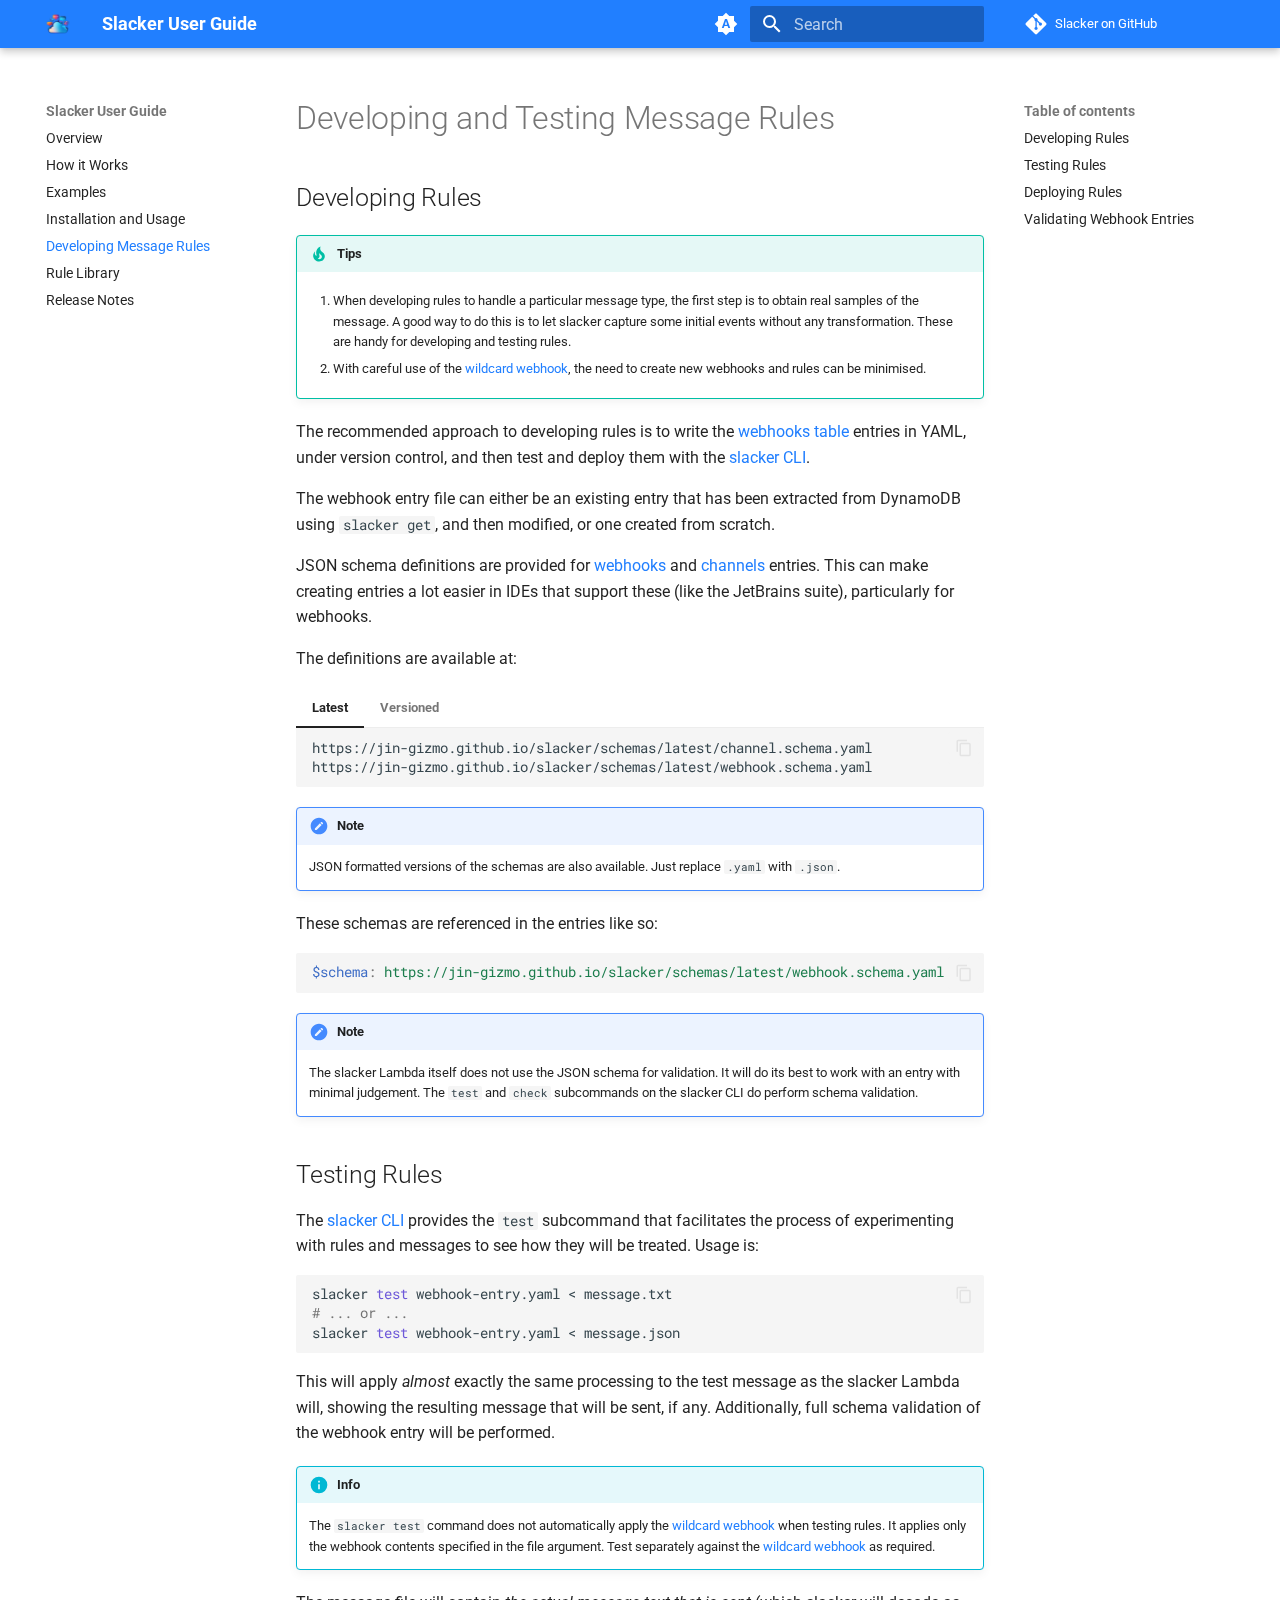
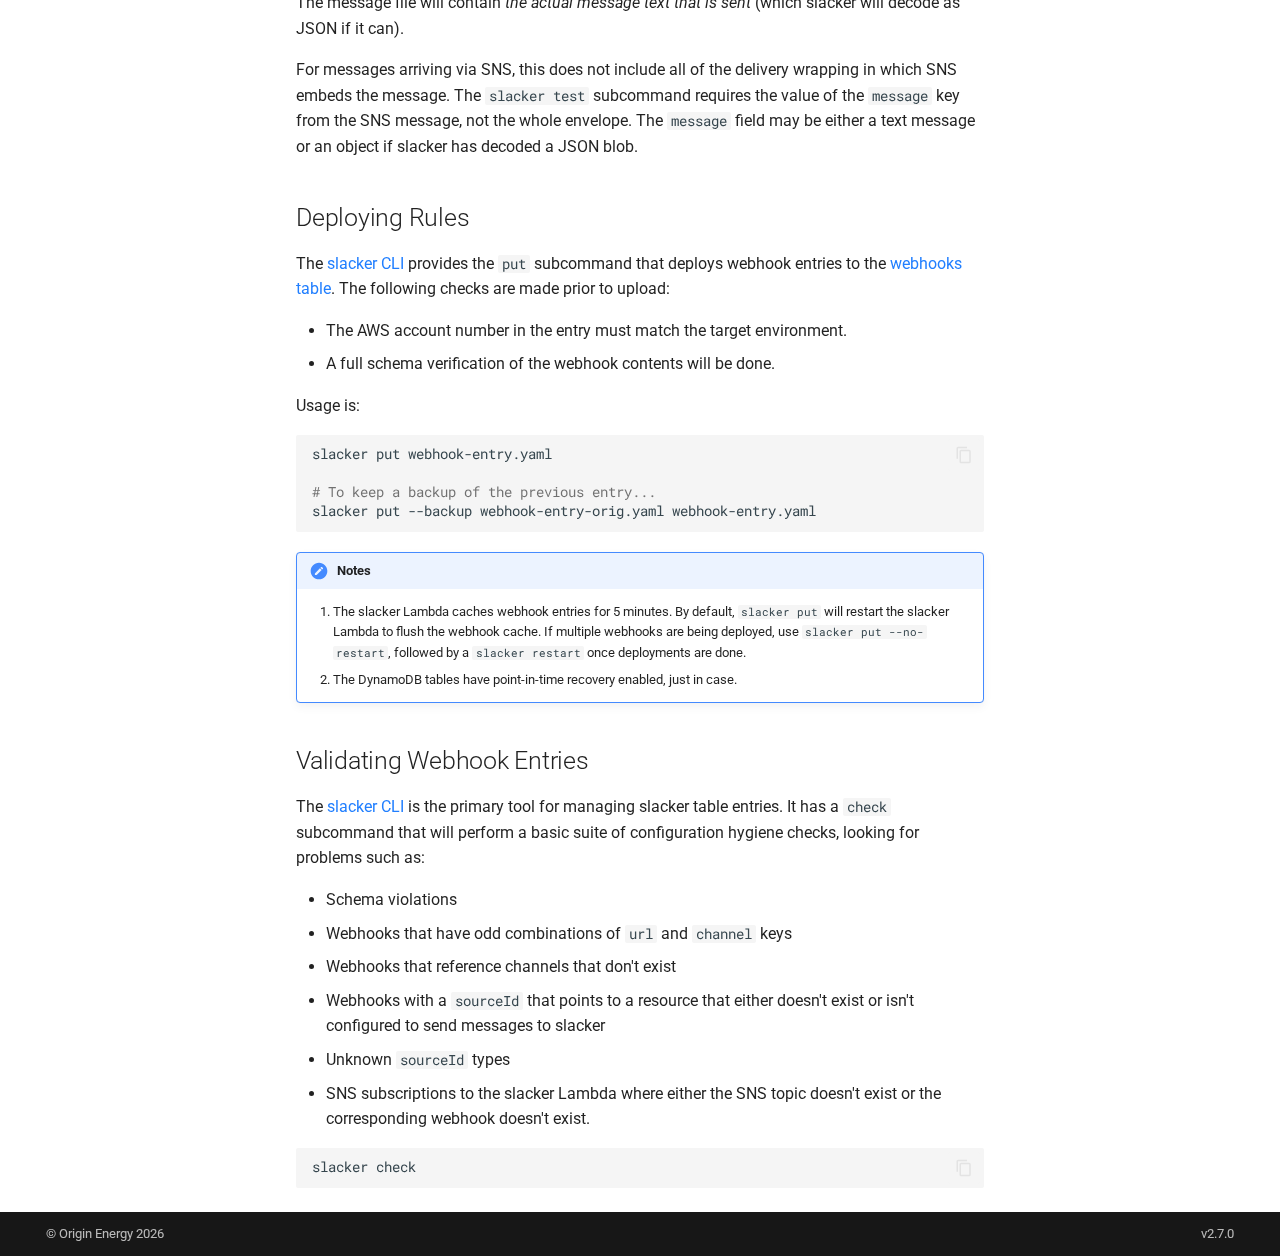
<file: 05-developing-message-rules.html>
<!doctype html>
<html lang="en" class="no-js">
  <head>
    
      <meta charset="utf-8">
      <meta name="viewport" content="width=device-width,initial-scale=1">
      
        <meta name="description" content="AWS to Slack message relay">
      
      
        <meta name="author" content="Murray Andrews">
      
      
      
        <link rel="prev" href="04-installation-and-usage.html">
      
      
        <link rel="next" href="06-rule-library.html">
      
      
        
      
      
      <link rel="icon" href="img/slacker-icon.png">
      <meta name="generator" content="mkdocs-1.6.1, mkdocs-material-9.7.0">
    
    
      
        <title>Developing Message Rules - Slacker User Guide</title>
      
    
    
      <link rel="stylesheet" href="assets/stylesheets/main.618322db.min.css">
      
        
        <link rel="stylesheet" href="assets/stylesheets/palette.ab4e12ef.min.css">
      
      


    
    
      
    
    
      
        
        
        <link rel="preconnect" href="https://fonts.gstatic.com" crossorigin>
        <link rel="stylesheet" href="https://fonts.googleapis.com/css?family=Roboto:300,300i,400,400i,700,700i%7CRoboto+Mono:400,400i,700,700i&display=fallback">
        <style>:root{--md-text-font:"Roboto";--md-code-font:"Roboto Mono"}</style>
      
    
    
      <link rel="stylesheet" href="assets/_mkdocstrings.css">
    
      <link rel="stylesheet" href="css/extra.css">
    
    <script>__md_scope=new URL(".",location),__md_hash=e=>[...e].reduce(((e,_)=>(e<<5)-e+_.charCodeAt(0)),0),__md_get=(e,_=localStorage,t=__md_scope)=>JSON.parse(_.getItem(t.pathname+"."+e)),__md_set=(e,_,t=localStorage,a=__md_scope)=>{try{t.setItem(a.pathname+"."+e,JSON.stringify(_))}catch(e){}}</script>
    
      

    
    
  </head>
  
  
    
    
      
    
    
    
    
    <body dir="ltr" data-md-color-scheme="default" data-md-color-primary="custom" data-md-color-accent="indigo">
  
    
    <input class="md-toggle" data-md-toggle="drawer" type="checkbox" id="__drawer" autocomplete="off">
    <input class="md-toggle" data-md-toggle="search" type="checkbox" id="__search" autocomplete="off">
    <label class="md-overlay" for="__drawer"></label>
    <div data-md-component="skip">
      
        
        <a href="#developing-and-testing-message-rules" class="md-skip">
          Skip to content
        </a>
      
    </div>
    <div data-md-component="announce">
      
    </div>
    
    
      

  

<header class="md-header md-header--shadow" data-md-component="header">
  <nav class="md-header__inner md-grid" aria-label="Header">
    <a href="." title="Slacker User Guide" class="md-header__button md-logo" aria-label="Slacker User Guide" data-md-component="logo">
      
  <img src="img/slacker-icon.png" alt="logo">

    </a>
    <label class="md-header__button md-icon" for="__drawer">
      
      <svg xmlns="http://www.w3.org/2000/svg" viewBox="0 0 24 24"><path d="M3 6h18v2H3zm0 5h18v2H3zm0 5h18v2H3z"/></svg>
    </label>
    <div class="md-header__title" data-md-component="header-title">
      <div class="md-header__ellipsis">
        <div class="md-header__topic">
          <span class="md-ellipsis">
            Slacker User Guide
          </span>
        </div>
        <div class="md-header__topic" data-md-component="header-topic">
          <span class="md-ellipsis">
            
              Developing Message Rules
            
          </span>
        </div>
      </div>
    </div>
    
      
        <form class="md-header__option" data-md-component="palette">
  
    
    
    
    <input class="md-option" data-md-color-media="(prefers-color-scheme)" data-md-color-scheme="default" data-md-color-primary="custom" data-md-color-accent="indigo"  aria-label="Switch to light mode"  type="radio" name="__palette" id="__palette_0">
    
      <label class="md-header__button md-icon" title="Switch to light mode" for="__palette_1" hidden>
        <svg xmlns="http://www.w3.org/2000/svg" viewBox="0 0 24 24"><path d="m14.3 16-.7-2h-3.2l-.7 2H7.8L11 7h2l3.2 9zM20 8.69V4h-4.69L12 .69 8.69 4H4v4.69L.69 12 4 15.31V20h4.69L12 23.31 15.31 20H20v-4.69L23.31 12zm-9.15 3.96h2.3L12 9z"/></svg>
      </label>
    
  
    
    
    
    <input class="md-option" data-md-color-media="(prefers-color-scheme: light)" data-md-color-scheme="default" data-md-color-primary="custom" data-md-color-accent="indigo"  aria-label="Switch to dark mode"  type="radio" name="__palette" id="__palette_1">
    
      <label class="md-header__button md-icon" title="Switch to dark mode" for="__palette_2" hidden>
        <svg xmlns="http://www.w3.org/2000/svg" viewBox="0 0 24 24"><path d="M12 8a4 4 0 0 0-4 4 4 4 0 0 0 4 4 4 4 0 0 0 4-4 4 4 0 0 0-4-4m0 10a6 6 0 0 1-6-6 6 6 0 0 1 6-6 6 6 0 0 1 6 6 6 6 0 0 1-6 6m8-9.31V4h-4.69L12 .69 8.69 4H4v4.69L.69 12 4 15.31V20h4.69L12 23.31 15.31 20H20v-4.69L23.31 12z"/></svg>
      </label>
    
  
    
    
    
    <input class="md-option" data-md-color-media="(prefers-color-scheme: dark)" data-md-color-scheme="slate" data-md-color-primary="custom" data-md-color-accent="indigo"  aria-label="Switch to light mode"  type="radio" name="__palette" id="__palette_2">
    
      <label class="md-header__button md-icon" title="Switch to light mode" for="__palette_0" hidden>
        <svg xmlns="http://www.w3.org/2000/svg" viewBox="0 0 24 24"><path d="M12 18c-.89 0-1.74-.2-2.5-.55C11.56 16.5 13 14.42 13 12s-1.44-4.5-3.5-5.45C10.26 6.2 11.11 6 12 6a6 6 0 0 1 6 6 6 6 0 0 1-6 6m8-9.31V4h-4.69L12 .69 8.69 4H4v4.69L.69 12 4 15.31V20h4.69L12 23.31 15.31 20H20v-4.69L23.31 12z"/></svg>
      </label>
    
  
</form>
      
    
    
      <script>var palette=__md_get("__palette");if(palette&&palette.color){if("(prefers-color-scheme)"===palette.color.media){var media=matchMedia("(prefers-color-scheme: light)"),input=document.querySelector(media.matches?"[data-md-color-media='(prefers-color-scheme: light)']":"[data-md-color-media='(prefers-color-scheme: dark)']");palette.color.media=input.getAttribute("data-md-color-media"),palette.color.scheme=input.getAttribute("data-md-color-scheme"),palette.color.primary=input.getAttribute("data-md-color-primary"),palette.color.accent=input.getAttribute("data-md-color-accent")}for(var[key,value]of Object.entries(palette.color))document.body.setAttribute("data-md-color-"+key,value)}</script>
    
    
    
      
      
        <label class="md-header__button md-icon" for="__search">
          
          <svg xmlns="http://www.w3.org/2000/svg" viewBox="0 0 24 24"><path d="M9.5 3A6.5 6.5 0 0 1 16 9.5c0 1.61-.59 3.09-1.56 4.23l.27.27h.79l5 5-1.5 1.5-5-5v-.79l-.27-.27A6.52 6.52 0 0 1 9.5 16 6.5 6.5 0 0 1 3 9.5 6.5 6.5 0 0 1 9.5 3m0 2C7 5 5 7 5 9.5S7 14 9.5 14 14 12 14 9.5 12 5 9.5 5"/></svg>
        </label>
        <div class="md-search" data-md-component="search" role="dialog">
  <label class="md-search__overlay" for="__search"></label>
  <div class="md-search__inner" role="search">
    <form class="md-search__form" name="search">
      <input type="text" class="md-search__input" name="query" aria-label="Search" placeholder="Search" autocapitalize="off" autocorrect="off" autocomplete="off" spellcheck="false" data-md-component="search-query" required>
      <label class="md-search__icon md-icon" for="__search">
        
        <svg xmlns="http://www.w3.org/2000/svg" viewBox="0 0 24 24"><path d="M9.5 3A6.5 6.5 0 0 1 16 9.5c0 1.61-.59 3.09-1.56 4.23l.27.27h.79l5 5-1.5 1.5-5-5v-.79l-.27-.27A6.52 6.52 0 0 1 9.5 16 6.5 6.5 0 0 1 3 9.5 6.5 6.5 0 0 1 9.5 3m0 2C7 5 5 7 5 9.5S7 14 9.5 14 14 12 14 9.5 12 5 9.5 5"/></svg>
        
        <svg xmlns="http://www.w3.org/2000/svg" viewBox="0 0 24 24"><path d="M20 11v2H8l5.5 5.5-1.42 1.42L4.16 12l7.92-7.92L13.5 5.5 8 11z"/></svg>
      </label>
      <nav class="md-search__options" aria-label="Search">
        
        <button type="reset" class="md-search__icon md-icon" title="Clear" aria-label="Clear" tabindex="-1">
          
          <svg xmlns="http://www.w3.org/2000/svg" viewBox="0 0 24 24"><path d="M19 6.41 17.59 5 12 10.59 6.41 5 5 6.41 10.59 12 5 17.59 6.41 19 12 13.41 17.59 19 19 17.59 13.41 12z"/></svg>
        </button>
      </nav>
      
    </form>
    <div class="md-search__output">
      <div class="md-search__scrollwrap" tabindex="0" data-md-scrollfix>
        <div class="md-search-result" data-md-component="search-result">
          <div class="md-search-result__meta">
            Initializing search
          </div>
          <ol class="md-search-result__list" role="presentation"></ol>
        </div>
      </div>
    </div>
  </div>
</div>
      
    
    
      <div class="md-header__source">
        

<a href="https://github.com/jin-gizmo/slacker" title="Go to repository" class="md-source">
  <div class="md-source__icon md-icon">
    
    <svg xmlns="http://www.w3.org/2000/svg" viewBox="0 0 448 512"><!--! Font Awesome Free 7.1.0 by @fontawesome - https://fontawesome.com License - https://fontawesome.com/license/free (Icons: CC BY 4.0, Fonts: SIL OFL 1.1, Code: MIT License) Copyright 2025 Fonticons, Inc.--><path d="M439.6 236.1 244 40.5c-5.4-5.5-12.8-8.5-20.4-8.5s-15 3-20.4 8.4L162.5 81l51.5 51.5c27.1-9.1 52.7 16.8 43.4 43.7l49.7 49.7c34.2-11.8 61.2 31 35.5 56.7-26.5 26.5-70.2-2.9-56-37.3L240.3 199v121.9c25.3 12.5 22.3 41.8 9.1 55-6.4 6.4-15.2 10.1-24.3 10.1s-17.8-3.6-24.3-10.1c-17.6-17.6-11.1-46.9 11.2-56v-123c-20.8-8.5-24.6-30.7-18.6-45L142.6 101 8.5 235.1C3 240.6 0 247.9 0 255.5s3 15 8.5 20.4l195.6 195.7c5.4 5.4 12.7 8.4 20.4 8.4s15-3 20.4-8.4l194.7-194.7c5.4-5.4 8.4-12.8 8.4-20.4s-3-15-8.4-20.4"/></svg>
  </div>
  <div class="md-source__repository">
    Slacker on GitHub
  </div>
</a>
      </div>
    
  </nav>
  
</header>
    
    <div class="md-container" data-md-component="container">
      
      
        
          
        
      
      <main class="md-main" data-md-component="main">
        <div class="md-main__inner md-grid">
          
            
              
              <div class="md-sidebar md-sidebar--primary" data-md-component="sidebar" data-md-type="navigation" >
                <div class="md-sidebar__scrollwrap">
                  <div class="md-sidebar__inner">
                    



<nav class="md-nav md-nav--primary" aria-label="Navigation" data-md-level="0">
  <label class="md-nav__title" for="__drawer">
    <a href="." title="Slacker User Guide" class="md-nav__button md-logo" aria-label="Slacker User Guide" data-md-component="logo">
      
  <img src="img/slacker-icon.png" alt="logo">

    </a>
    Slacker User Guide
  </label>
  
    <div class="md-nav__source">
      

<a href="https://github.com/jin-gizmo/slacker" title="Go to repository" class="md-source">
  <div class="md-source__icon md-icon">
    
    <svg xmlns="http://www.w3.org/2000/svg" viewBox="0 0 448 512"><!--! Font Awesome Free 7.1.0 by @fontawesome - https://fontawesome.com License - https://fontawesome.com/license/free (Icons: CC BY 4.0, Fonts: SIL OFL 1.1, Code: MIT License) Copyright 2025 Fonticons, Inc.--><path d="M439.6 236.1 244 40.5c-5.4-5.5-12.8-8.5-20.4-8.5s-15 3-20.4 8.4L162.5 81l51.5 51.5c27.1-9.1 52.7 16.8 43.4 43.7l49.7 49.7c34.2-11.8 61.2 31 35.5 56.7-26.5 26.5-70.2-2.9-56-37.3L240.3 199v121.9c25.3 12.5 22.3 41.8 9.1 55-6.4 6.4-15.2 10.1-24.3 10.1s-17.8-3.6-24.3-10.1c-17.6-17.6-11.1-46.9 11.2-56v-123c-20.8-8.5-24.6-30.7-18.6-45L142.6 101 8.5 235.1C3 240.6 0 247.9 0 255.5s3 15 8.5 20.4l195.6 195.7c5.4 5.4 12.7 8.4 20.4 8.4s15-3 20.4-8.4l194.7-194.7c5.4-5.4 8.4-12.8 8.4-20.4s-3-15-8.4-20.4"/></svg>
  </div>
  <div class="md-source__repository">
    Slacker on GitHub
  </div>
</a>
    </div>
  
  <ul class="md-nav__list" data-md-scrollfix>
    
      
      
  
  
  
  
    <li class="md-nav__item">
      <a href="01-overview.html" class="md-nav__link">
        
  
  
  <span class="md-ellipsis">
    
  
    Overview
  

    
  </span>
  
  

      </a>
    </li>
  

    
      
      
  
  
  
  
    <li class="md-nav__item">
      <a href="02-how-it-works.html" class="md-nav__link">
        
  
  
  <span class="md-ellipsis">
    
  
    How it Works
  

    
  </span>
  
  

      </a>
    </li>
  

    
      
      
  
  
  
  
    <li class="md-nav__item">
      <a href="03-examples.html" class="md-nav__link">
        
  
  
  <span class="md-ellipsis">
    
  
    Examples
  

    
  </span>
  
  

      </a>
    </li>
  

    
      
      
  
  
  
  
    <li class="md-nav__item">
      <a href="04-installation-and-usage.html" class="md-nav__link">
        
  
  
  <span class="md-ellipsis">
    
  
    Installation and Usage
  

    
  </span>
  
  

      </a>
    </li>
  

    
      
      
  
  
    
  
  
  
    <li class="md-nav__item md-nav__item--active">
      
      <input class="md-nav__toggle md-toggle" type="checkbox" id="__toc">
      
      
        
      
      
        <label class="md-nav__link md-nav__link--active" for="__toc">
          
  
  
  <span class="md-ellipsis">
    
  
    Developing Message Rules
  

    
  </span>
  
  

          <span class="md-nav__icon md-icon"></span>
        </label>
      
      <a href="05-developing-message-rules.html" class="md-nav__link md-nav__link--active">
        
  
  
  <span class="md-ellipsis">
    
  
    Developing Message Rules
  

    
  </span>
  
  

      </a>
      
        

<nav class="md-nav md-nav--secondary" aria-label="Table of contents">
  
  
  
    
  
  
    <label class="md-nav__title" for="__toc">
      <span class="md-nav__icon md-icon"></span>
      Table of contents
    </label>
    <ul class="md-nav__list" data-md-component="toc" data-md-scrollfix>
      
        <li class="md-nav__item">
  <a href="#developing-rules" class="md-nav__link">
    <span class="md-ellipsis">
      
        Developing Rules
      
    </span>
  </a>
  
</li>
      
        <li class="md-nav__item">
  <a href="#testing-rules" class="md-nav__link">
    <span class="md-ellipsis">
      
        Testing Rules
      
    </span>
  </a>
  
</li>
      
        <li class="md-nav__item">
  <a href="#deploying-rules" class="md-nav__link">
    <span class="md-ellipsis">
      
        Deploying Rules
      
    </span>
  </a>
  
</li>
      
        <li class="md-nav__item">
  <a href="#validating-webhook-entries" class="md-nav__link">
    <span class="md-ellipsis">
      
        Validating Webhook Entries
      
    </span>
  </a>
  
</li>
      
    </ul>
  
</nav>
      
    </li>
  

    
      
      
  
  
  
  
    <li class="md-nav__item">
      <a href="06-rule-library.html" class="md-nav__link">
        
  
  
  <span class="md-ellipsis">
    
  
    Rule Library
  

    
  </span>
  
  

      </a>
    </li>
  

    
      
      
  
  
  
  
    <li class="md-nav__item">
      <a href="07-release-notes.html" class="md-nav__link">
        
  
  
  <span class="md-ellipsis">
    
  
    Release Notes
  

    
  </span>
  
  

      </a>
    </li>
  

    
  </ul>
</nav>
                  </div>
                </div>
              </div>
            
            
              
              <div class="md-sidebar md-sidebar--secondary" data-md-component="sidebar" data-md-type="toc" >
                <div class="md-sidebar__scrollwrap">
                  <div class="md-sidebar__inner">
                    

<nav class="md-nav md-nav--secondary" aria-label="Table of contents">
  
  
  
    
  
  
    <label class="md-nav__title" for="__toc">
      <span class="md-nav__icon md-icon"></span>
      Table of contents
    </label>
    <ul class="md-nav__list" data-md-component="toc" data-md-scrollfix>
      
        <li class="md-nav__item">
  <a href="#developing-rules" class="md-nav__link">
    <span class="md-ellipsis">
      
        Developing Rules
      
    </span>
  </a>
  
</li>
      
        <li class="md-nav__item">
  <a href="#testing-rules" class="md-nav__link">
    <span class="md-ellipsis">
      
        Testing Rules
      
    </span>
  </a>
  
</li>
      
        <li class="md-nav__item">
  <a href="#deploying-rules" class="md-nav__link">
    <span class="md-ellipsis">
      
        Deploying Rules
      
    </span>
  </a>
  
</li>
      
        <li class="md-nav__item">
  <a href="#validating-webhook-entries" class="md-nav__link">
    <span class="md-ellipsis">
      
        Validating Webhook Entries
      
    </span>
  </a>
  
</li>
      
    </ul>
  
</nav>
                  </div>
                </div>
              </div>
            
          
          
            <div class="md-content" data-md-component="content">
              
              <article class="md-content__inner md-typeset">
                
                  


  
  


<h1 id="developing-and-testing-message-rules" x-nav="Developing Message Rules">Developing and Testing Message Rules<a class="headerlink" href="#developing-and-testing-message-rules" title="Permanent link">&para;</a></h1>
<h2 id="developing-rules">Developing Rules<a class="headerlink" href="#developing-rules" title="Permanent link">&para;</a></h2>
<div class="admonition tip">
<p class="admonition-title">Tips</p>
<ol>
<li>
<p>When developing rules to handle a particular message type, the first
    step is to obtain real samples of the message. A good way to do this is
    to let slacker capture some initial events without any transformation.
    These are handy for developing and testing rules.</p>
</li>
<li>
<p>With careful use of the <a href="02-how-it-works.html#the-wildcard-webhook">wildcard webhook</a>, the
    need to create new webhooks and rules can be minimised.</p>
</li>
</ol>
</div>
<p>The recommended approach to developing rules is to write the <a href="02-how-it-works.html#the-webhooks-table">webhooks
table</a> entries in YAML, under version control, and then
test and deploy them with the <a href="04-installation-and-usage.html#the-slacker-cli">slacker CLI</a>.</p>
<p>The webhook entry file can either be an existing entry that has been extracted
from DynamoDB using <code>slacker get</code>, and then modified, or one created from
scratch.</p>
<p>JSON schema definitions are provided for <a href="02-how-it-works.html#the-webhooks-table">webhooks</a> and
<a href="02-how-it-works.html#the-channels-table">channels</a> entries. This can make creating entries a lot
easier in IDEs that support these (like the JetBrains suite), particularly for
webhooks.</p>
<p>The definitions are available at:</p>
<div class="tabbed-set tabbed-alternate" data-tabs="1:2"><input checked="checked" id="__tabbed_1_1" name="__tabbed_1" type="radio" /><input id="__tabbed_1_2" name="__tabbed_1" type="radio" /><div class="tabbed-labels"><label for="__tabbed_1_1">Latest</label><label for="__tabbed_1_2">Versioned</label></div>
<div class="tabbed-content">
<div class="tabbed-block">
<div class="language-text highlight"><pre><span></span><code><span id="__span-0-1">https://jin-gizmo.github.io/slacker/schemas/latest/channel.schema.yaml
</span><span id="__span-0-2">https://jin-gizmo.github.io/slacker/schemas/latest/webhook.schema.yaml
</span></code></pre></div>
</div>
<div class="tabbed-block">
<div class="language-text highlight"><pre><span></span><code><span id="__span-1-1">https://jin-gizmo.github.io/slacker/schemas/v2/channel.schema.yaml
</span><span id="__span-1-2">https://jin-gizmo.github.io/slacker/schemas/v2/webhook.schema.yaml
</span></code></pre></div>
</div>
</div>
</div>
<div class="admonition note">
<p class="admonition-title">Note</p>
<p>JSON formatted versions of the schemas are also available. Just replace
<code>.yaml</code> with <code>.json</code>.</p>
</div>
<p>These schemas are referenced in the entries like so:</p>
<div class="language-yaml highlight"><pre><span></span><code><span id="__span-2-1"><span class="nt">$schema</span><span class="p">:</span><span class="w"> </span><span class="l l-Scalar l-Scalar-Plain">https://jin-gizmo.github.io/slacker/schemas/latest/webhook.schema.yaml</span>
</span></code></pre></div>
<div class="admonition note">
<p class="admonition-title">Note</p>
<p>The slacker Lambda itself does not use the JSON schema for validation. It
will do its best to work with an entry with minimal judgement. The <code>test</code>
and <code>check</code> subcommands on the slacker CLI do perform schema validation.</p>
</div>
<h2 id="testing-rules">Testing Rules<a class="headerlink" href="#testing-rules" title="Permanent link">&para;</a></h2>
<p>The <a href="04-installation-and-usage.html#the-slacker-cli">slacker CLI</a> provides the <code>test</code> subcommand that
facilitates the process of experimenting with rules and messages to see how they
will be treated. Usage is:</p>
<div class="language-bash highlight"><pre><span></span><code><span id="__span-3-1">slacker<span class="w"> </span><span class="nb">test</span><span class="w"> </span>webhook-entry.yaml<span class="w"> </span>&lt;<span class="w"> </span>message.txt
</span><span id="__span-3-2"><span class="c1"># ... or ...</span>
</span><span id="__span-3-3">slacker<span class="w"> </span><span class="nb">test</span><span class="w"> </span>webhook-entry.yaml<span class="w"> </span>&lt;<span class="w"> </span>message.json
</span></code></pre></div>
<p>This will apply <em>almost</em> exactly the same processing to the test message as the
slacker Lambda will, showing the resulting message that will be sent, if any.
Additionally, full schema validation of the webhook entry will be performed.</p>
<div class="admonition info">
<p class="admonition-title">Info</p>
<p>The <code>slacker test</code> command does not automatically apply the
<a href="02-how-it-works.html#the-wildcard-webhook">wildcard webhook</a> when testing rules. It applies
only the webhook contents specified in the file argument. Test separately
against the <a href="02-how-it-works.html#the-wildcard-webhook">wildcard webhook</a> as required.</p>
</div>
<p>The message file will contain <em>the actual message text that is sent</em> (which
slacker will decode as JSON if it can).</p>
<p>For messages arriving via SNS, this does not include all of the delivery
wrapping in which SNS embeds the message.  The <code>slacker test</code> subcommand
requires the value of the <code>message</code> key from the SNS message, not the whole
envelope.  The <code>message</code> field may be either a text message or an object if
slacker has decoded a JSON blob.</p>
<h2 id="deploying-rules">Deploying Rules<a class="headerlink" href="#deploying-rules" title="Permanent link">&para;</a></h2>
<p>The <a href="04-installation-and-usage.html#the-slacker-cli">slacker CLI</a> provides the <code>put</code> subcommand that deploys
webhook entries to the <a href="02-how-it-works.html#the-webhooks-table">webhooks table</a>. The following
checks are made prior to upload:</p>
<ul>
<li>The AWS account number in the entry must match the target environment.</li>
<li>A full schema verification of the webhook contents will be done.</li>
</ul>
<p>Usage is:</p>
<div class="language-bash highlight"><pre><span></span><code><span id="__span-4-1">slacker<span class="w"> </span>put<span class="w"> </span>webhook-entry.yaml
</span><span id="__span-4-2">
</span><span id="__span-4-3"><span class="c1"># To keep a backup of the previous entry...</span>
</span><span id="__span-4-4">slacker<span class="w"> </span>put<span class="w"> </span>--backup<span class="w"> </span>webhook-entry-orig.yaml<span class="w"> </span>webhook-entry.yaml
</span></code></pre></div>
<div class="admonition note">
<p class="admonition-title">Notes</p>
<ol>
<li>The slacker Lambda caches webhook entries for 5 minutes. By default,
    <code>slacker put</code> will restart the slacker Lambda to flush the webhook
    cache. If multiple webhooks are being deployed, use <code>slacker put
    --no-restart</code>, followed by a <code>slacker restart</code> once deployments are
    done.</li>
<li>The DynamoDB tables have point-in-time recovery enabled, just in case.</li>
</ol>
</div>
<h2 id="validating-webhook-entries">Validating Webhook Entries<a class="headerlink" href="#validating-webhook-entries" title="Permanent link">&para;</a></h2>
<p>The <a href="04-installation-and-usage.html#the-slacker-cli">slacker CLI</a> is the primary tool for managing slacker
table entries. It has a <code>check</code> subcommand that will perform a basic suite of
configuration hygiene checks, looking for problems such as:</p>
<ul>
<li>Schema violations</li>
<li>Webhooks that have odd combinations of <code>url</code> and <code>channel</code> keys</li>
<li>Webhooks that reference channels that don't exist</li>
<li>Webhooks with a <code>sourceId</code> that points to a resource that either doesn't
    exist or isn't configured to send messages to slacker</li>
<li>Unknown <code>sourceId</code> types</li>
<li>SNS subscriptions to the slacker Lambda where either the SNS topic doesn't
    exist or the corresponding webhook doesn't exist.</li>
</ul>
<div class="language-bash highlight"><pre><span></span><code><span id="__span-5-1">slacker<span class="w"> </span>check
</span></code></pre></div>












                
              </article>
            </div>
          
          
<script>var target=document.getElementById(location.hash.slice(1));target&&target.name&&(target.checked=target.name.startsWith("__tabbed_"))</script>
        </div>
        
      </main>
      
        <footer class="md-footer">
  <div class="md-footer-meta md-typeset">
    <div class="md-footer-meta__inner md-grid">
      <div class="md-copyright">
  
    <div class="md-copyright__highlight">
      &copy; Origin Energy 2026
    </div>
  
</div>
      <div class="md-footer-social">
        <div class="md-copyright">
          <div class="md-copyright__highlight">
            v2.7.0
          </div>
        </div>
      </div>
    </div>
  </div>
</footer>
      
    </div>
    <div class="md-dialog" data-md-component="dialog">
      <div class="md-dialog__inner md-typeset"></div>
    </div>
    
    
    
      
      
      <script id="__config" type="application/json">{"annotate": null, "base": ".", "features": ["navigation.instant", "content.code.copy", {"icon": {"repo": "material/github"}}], "search": "assets/javascripts/workers/search.7a47a382.min.js", "tags": null, "translations": {"clipboard.copied": "Copied to clipboard", "clipboard.copy": "Copy to clipboard", "search.result.more.one": "1 more on this page", "search.result.more.other": "# more on this page", "search.result.none": "No matching documents", "search.result.one": "1 matching document", "search.result.other": "# matching documents", "search.result.placeholder": "Type to start searching", "search.result.term.missing": "Missing", "select.version": "Select version"}, "version": null}</script>
    
    
      <script src="assets/javascripts/bundle.e71a0d61.min.js"></script>
      
    
  </body>
</html>
</file>
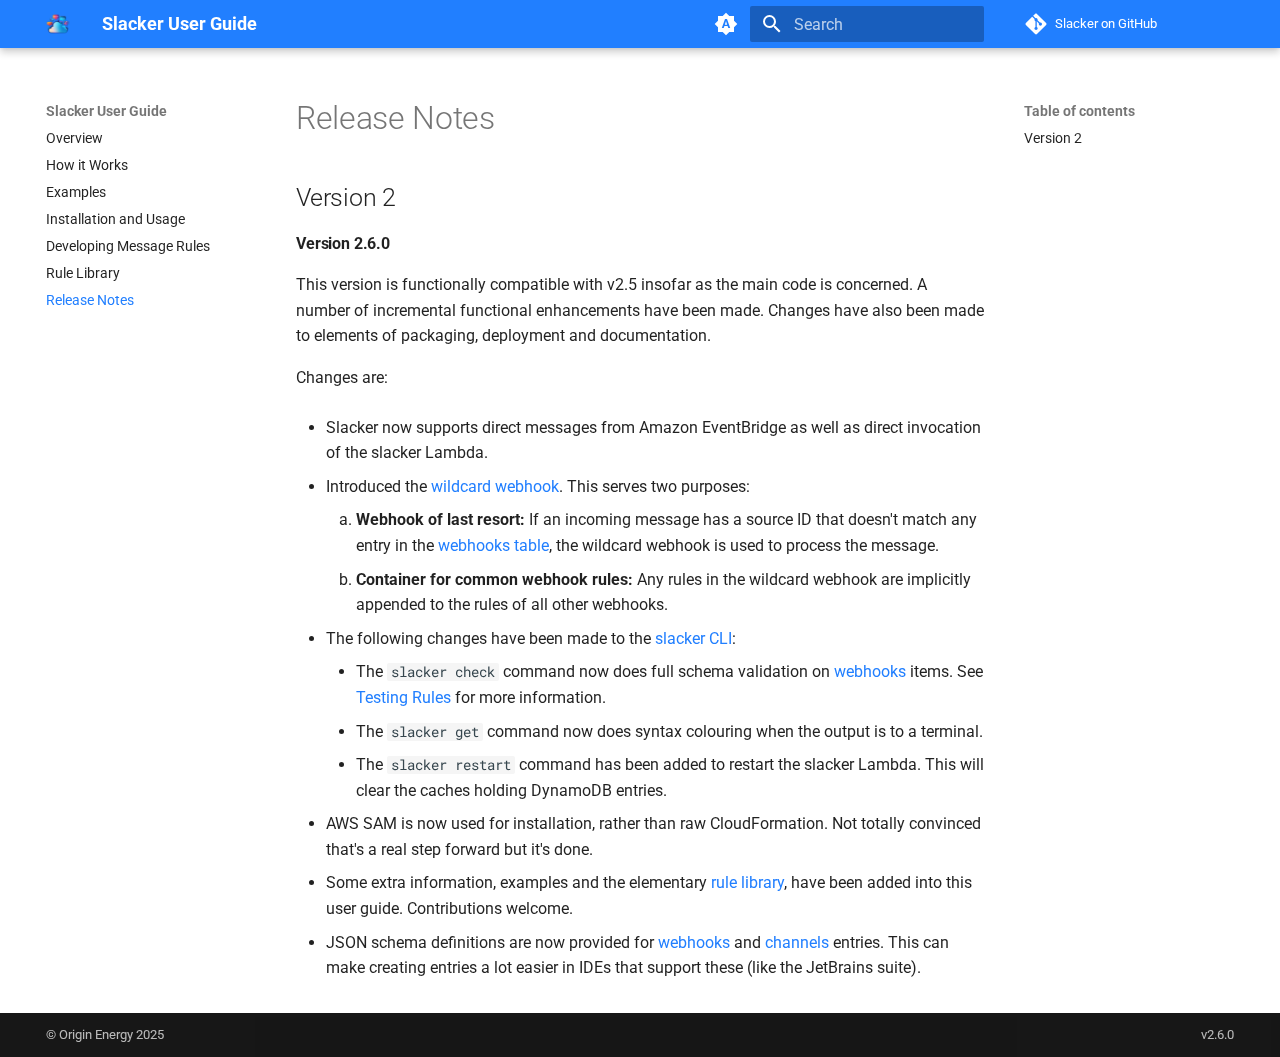
<file: 07-release-notes.html>
<!doctype html>
<html lang="en" class="no-js">
  <head>
    
      <meta charset="utf-8">
      <meta name="viewport" content="width=device-width,initial-scale=1">
      
        <meta name="description" content="AWS to Slack message relay">
      
      
        <meta name="author" content="Murray Andrews">
      
      
      
        <link rel="prev" href="06-rule-library.html">
      
      
      
        
      
      
      <link rel="icon" href="img/slacker-icon.png">
      <meta name="generator" content="mkdocs-1.6.1, mkdocs-material-9.7.0">
    
    
      
        <title>Release Notes - Slacker User Guide</title>
      
    
    
      <link rel="stylesheet" href="assets/stylesheets/main.618322db.min.css">
      
        
        <link rel="stylesheet" href="assets/stylesheets/palette.ab4e12ef.min.css">
      
      


    
    
      
    
    
      
        
        
        <link rel="preconnect" href="https://fonts.gstatic.com" crossorigin>
        <link rel="stylesheet" href="https://fonts.googleapis.com/css?family=Roboto:300,300i,400,400i,700,700i%7CRoboto+Mono:400,400i,700,700i&display=fallback">
        <style>:root{--md-text-font:"Roboto";--md-code-font:"Roboto Mono"}</style>
      
    
    
      <link rel="stylesheet" href="assets/_mkdocstrings.css">
    
      <link rel="stylesheet" href="css/extra.css">
    
    <script>__md_scope=new URL(".",location),__md_hash=e=>[...e].reduce(((e,_)=>(e<<5)-e+_.charCodeAt(0)),0),__md_get=(e,_=localStorage,t=__md_scope)=>JSON.parse(_.getItem(t.pathname+"."+e)),__md_set=(e,_,t=localStorage,a=__md_scope)=>{try{t.setItem(a.pathname+"."+e,JSON.stringify(_))}catch(e){}}</script>
    
      

    
    
  </head>
  
  
    
    
      
    
    
    
    
    <body dir="ltr" data-md-color-scheme="default" data-md-color-primary="custom" data-md-color-accent="indigo">
  
    
    <input class="md-toggle" data-md-toggle="drawer" type="checkbox" id="__drawer" autocomplete="off">
    <input class="md-toggle" data-md-toggle="search" type="checkbox" id="__search" autocomplete="off">
    <label class="md-overlay" for="__drawer"></label>
    <div data-md-component="skip">
      
        
        <a href="#release-notes" class="md-skip">
          Skip to content
        </a>
      
    </div>
    <div data-md-component="announce">
      
    </div>
    
    
      

  

<header class="md-header md-header--shadow" data-md-component="header">
  <nav class="md-header__inner md-grid" aria-label="Header">
    <a href="." title="Slacker User Guide" class="md-header__button md-logo" aria-label="Slacker User Guide" data-md-component="logo">
      
  <img src="img/slacker-icon.png" alt="logo">

    </a>
    <label class="md-header__button md-icon" for="__drawer">
      
      <svg xmlns="http://www.w3.org/2000/svg" viewBox="0 0 24 24"><path d="M3 6h18v2H3zm0 5h18v2H3zm0 5h18v2H3z"/></svg>
    </label>
    <div class="md-header__title" data-md-component="header-title">
      <div class="md-header__ellipsis">
        <div class="md-header__topic">
          <span class="md-ellipsis">
            Slacker User Guide
          </span>
        </div>
        <div class="md-header__topic" data-md-component="header-topic">
          <span class="md-ellipsis">
            
              Release Notes
            
          </span>
        </div>
      </div>
    </div>
    
      
        <form class="md-header__option" data-md-component="palette">
  
    
    
    
    <input class="md-option" data-md-color-media="(prefers-color-scheme)" data-md-color-scheme="default" data-md-color-primary="custom" data-md-color-accent="indigo"  aria-label="Switch to light mode"  type="radio" name="__palette" id="__palette_0">
    
      <label class="md-header__button md-icon" title="Switch to light mode" for="__palette_1" hidden>
        <svg xmlns="http://www.w3.org/2000/svg" viewBox="0 0 24 24"><path d="m14.3 16-.7-2h-3.2l-.7 2H7.8L11 7h2l3.2 9zM20 8.69V4h-4.69L12 .69 8.69 4H4v4.69L.69 12 4 15.31V20h4.69L12 23.31 15.31 20H20v-4.69L23.31 12zm-9.15 3.96h2.3L12 9z"/></svg>
      </label>
    
  
    
    
    
    <input class="md-option" data-md-color-media="(prefers-color-scheme: light)" data-md-color-scheme="default" data-md-color-primary="custom" data-md-color-accent="indigo"  aria-label="Switch to dark mode"  type="radio" name="__palette" id="__palette_1">
    
      <label class="md-header__button md-icon" title="Switch to dark mode" for="__palette_2" hidden>
        <svg xmlns="http://www.w3.org/2000/svg" viewBox="0 0 24 24"><path d="M12 8a4 4 0 0 0-4 4 4 4 0 0 0 4 4 4 4 0 0 0 4-4 4 4 0 0 0-4-4m0 10a6 6 0 0 1-6-6 6 6 0 0 1 6-6 6 6 0 0 1 6 6 6 6 0 0 1-6 6m8-9.31V4h-4.69L12 .69 8.69 4H4v4.69L.69 12 4 15.31V20h4.69L12 23.31 15.31 20H20v-4.69L23.31 12z"/></svg>
      </label>
    
  
    
    
    
    <input class="md-option" data-md-color-media="(prefers-color-scheme: dark)" data-md-color-scheme="slate" data-md-color-primary="custom" data-md-color-accent="indigo"  aria-label="Switch to light mode"  type="radio" name="__palette" id="__palette_2">
    
      <label class="md-header__button md-icon" title="Switch to light mode" for="__palette_0" hidden>
        <svg xmlns="http://www.w3.org/2000/svg" viewBox="0 0 24 24"><path d="M12 18c-.89 0-1.74-.2-2.5-.55C11.56 16.5 13 14.42 13 12s-1.44-4.5-3.5-5.45C10.26 6.2 11.11 6 12 6a6 6 0 0 1 6 6 6 6 0 0 1-6 6m8-9.31V4h-4.69L12 .69 8.69 4H4v4.69L.69 12 4 15.31V20h4.69L12 23.31 15.31 20H20v-4.69L23.31 12z"/></svg>
      </label>
    
  
</form>
      
    
    
      <script>var palette=__md_get("__palette");if(palette&&palette.color){if("(prefers-color-scheme)"===palette.color.media){var media=matchMedia("(prefers-color-scheme: light)"),input=document.querySelector(media.matches?"[data-md-color-media='(prefers-color-scheme: light)']":"[data-md-color-media='(prefers-color-scheme: dark)']");palette.color.media=input.getAttribute("data-md-color-media"),palette.color.scheme=input.getAttribute("data-md-color-scheme"),palette.color.primary=input.getAttribute("data-md-color-primary"),palette.color.accent=input.getAttribute("data-md-color-accent")}for(var[key,value]of Object.entries(palette.color))document.body.setAttribute("data-md-color-"+key,value)}</script>
    
    
    
      
      
        <label class="md-header__button md-icon" for="__search">
          
          <svg xmlns="http://www.w3.org/2000/svg" viewBox="0 0 24 24"><path d="M9.5 3A6.5 6.5 0 0 1 16 9.5c0 1.61-.59 3.09-1.56 4.23l.27.27h.79l5 5-1.5 1.5-5-5v-.79l-.27-.27A6.52 6.52 0 0 1 9.5 16 6.5 6.5 0 0 1 3 9.5 6.5 6.5 0 0 1 9.5 3m0 2C7 5 5 7 5 9.5S7 14 9.5 14 14 12 14 9.5 12 5 9.5 5"/></svg>
        </label>
        <div class="md-search" data-md-component="search" role="dialog">
  <label class="md-search__overlay" for="__search"></label>
  <div class="md-search__inner" role="search">
    <form class="md-search__form" name="search">
      <input type="text" class="md-search__input" name="query" aria-label="Search" placeholder="Search" autocapitalize="off" autocorrect="off" autocomplete="off" spellcheck="false" data-md-component="search-query" required>
      <label class="md-search__icon md-icon" for="__search">
        
        <svg xmlns="http://www.w3.org/2000/svg" viewBox="0 0 24 24"><path d="M9.5 3A6.5 6.5 0 0 1 16 9.5c0 1.61-.59 3.09-1.56 4.23l.27.27h.79l5 5-1.5 1.5-5-5v-.79l-.27-.27A6.52 6.52 0 0 1 9.5 16 6.5 6.5 0 0 1 3 9.5 6.5 6.5 0 0 1 9.5 3m0 2C7 5 5 7 5 9.5S7 14 9.5 14 14 12 14 9.5 12 5 9.5 5"/></svg>
        
        <svg xmlns="http://www.w3.org/2000/svg" viewBox="0 0 24 24"><path d="M20 11v2H8l5.5 5.5-1.42 1.42L4.16 12l7.92-7.92L13.5 5.5 8 11z"/></svg>
      </label>
      <nav class="md-search__options" aria-label="Search">
        
        <button type="reset" class="md-search__icon md-icon" title="Clear" aria-label="Clear" tabindex="-1">
          
          <svg xmlns="http://www.w3.org/2000/svg" viewBox="0 0 24 24"><path d="M19 6.41 17.59 5 12 10.59 6.41 5 5 6.41 10.59 12 5 17.59 6.41 19 12 13.41 17.59 19 19 17.59 13.41 12z"/></svg>
        </button>
      </nav>
      
    </form>
    <div class="md-search__output">
      <div class="md-search__scrollwrap" tabindex="0" data-md-scrollfix>
        <div class="md-search-result" data-md-component="search-result">
          <div class="md-search-result__meta">
            Initializing search
          </div>
          <ol class="md-search-result__list" role="presentation"></ol>
        </div>
      </div>
    </div>
  </div>
</div>
      
    
    
      <div class="md-header__source">
        

<a href="https://github.com/jin-gizmo/slacker" title="Go to repository" class="md-source">
  <div class="md-source__icon md-icon">
    
    <svg xmlns="http://www.w3.org/2000/svg" viewBox="0 0 448 512"><!--! Font Awesome Free 7.1.0 by @fontawesome - https://fontawesome.com License - https://fontawesome.com/license/free (Icons: CC BY 4.0, Fonts: SIL OFL 1.1, Code: MIT License) Copyright 2025 Fonticons, Inc.--><path d="M439.6 236.1 244 40.5c-5.4-5.5-12.8-8.5-20.4-8.5s-15 3-20.4 8.4L162.5 81l51.5 51.5c27.1-9.1 52.7 16.8 43.4 43.7l49.7 49.7c34.2-11.8 61.2 31 35.5 56.7-26.5 26.5-70.2-2.9-56-37.3L240.3 199v121.9c25.3 12.5 22.3 41.8 9.1 55-6.4 6.4-15.2 10.1-24.3 10.1s-17.8-3.6-24.3-10.1c-17.6-17.6-11.1-46.9 11.2-56v-123c-20.8-8.5-24.6-30.7-18.6-45L142.6 101 8.5 235.1C3 240.6 0 247.9 0 255.5s3 15 8.5 20.4l195.6 195.7c5.4 5.4 12.7 8.4 20.4 8.4s15-3 20.4-8.4l194.7-194.7c5.4-5.4 8.4-12.8 8.4-20.4s-3-15-8.4-20.4"/></svg>
  </div>
  <div class="md-source__repository">
    Slacker on GitHub
  </div>
</a>
      </div>
    
  </nav>
  
</header>
    
    <div class="md-container" data-md-component="container">
      
      
        
          
        
      
      <main class="md-main" data-md-component="main">
        <div class="md-main__inner md-grid">
          
            
              
              <div class="md-sidebar md-sidebar--primary" data-md-component="sidebar" data-md-type="navigation" >
                <div class="md-sidebar__scrollwrap">
                  <div class="md-sidebar__inner">
                    



<nav class="md-nav md-nav--primary" aria-label="Navigation" data-md-level="0">
  <label class="md-nav__title" for="__drawer">
    <a href="." title="Slacker User Guide" class="md-nav__button md-logo" aria-label="Slacker User Guide" data-md-component="logo">
      
  <img src="img/slacker-icon.png" alt="logo">

    </a>
    Slacker User Guide
  </label>
  
    <div class="md-nav__source">
      

<a href="https://github.com/jin-gizmo/slacker" title="Go to repository" class="md-source">
  <div class="md-source__icon md-icon">
    
    <svg xmlns="http://www.w3.org/2000/svg" viewBox="0 0 448 512"><!--! Font Awesome Free 7.1.0 by @fontawesome - https://fontawesome.com License - https://fontawesome.com/license/free (Icons: CC BY 4.0, Fonts: SIL OFL 1.1, Code: MIT License) Copyright 2025 Fonticons, Inc.--><path d="M439.6 236.1 244 40.5c-5.4-5.5-12.8-8.5-20.4-8.5s-15 3-20.4 8.4L162.5 81l51.5 51.5c27.1-9.1 52.7 16.8 43.4 43.7l49.7 49.7c34.2-11.8 61.2 31 35.5 56.7-26.5 26.5-70.2-2.9-56-37.3L240.3 199v121.9c25.3 12.5 22.3 41.8 9.1 55-6.4 6.4-15.2 10.1-24.3 10.1s-17.8-3.6-24.3-10.1c-17.6-17.6-11.1-46.9 11.2-56v-123c-20.8-8.5-24.6-30.7-18.6-45L142.6 101 8.5 235.1C3 240.6 0 247.9 0 255.5s3 15 8.5 20.4l195.6 195.7c5.4 5.4 12.7 8.4 20.4 8.4s15-3 20.4-8.4l194.7-194.7c5.4-5.4 8.4-12.8 8.4-20.4s-3-15-8.4-20.4"/></svg>
  </div>
  <div class="md-source__repository">
    Slacker on GitHub
  </div>
</a>
    </div>
  
  <ul class="md-nav__list" data-md-scrollfix>
    
      
      
  
  
  
  
    <li class="md-nav__item">
      <a href="01-overview.html" class="md-nav__link">
        
  
  
  <span class="md-ellipsis">
    
  
    Overview
  

    
  </span>
  
  

      </a>
    </li>
  

    
      
      
  
  
  
  
    <li class="md-nav__item">
      <a href="02-how-it-works.html" class="md-nav__link">
        
  
  
  <span class="md-ellipsis">
    
  
    How it Works
  

    
  </span>
  
  

      </a>
    </li>
  

    
      
      
  
  
  
  
    <li class="md-nav__item">
      <a href="03-examples.html" class="md-nav__link">
        
  
  
  <span class="md-ellipsis">
    
  
    Examples
  

    
  </span>
  
  

      </a>
    </li>
  

    
      
      
  
  
  
  
    <li class="md-nav__item">
      <a href="04-installation-and-usage.html" class="md-nav__link">
        
  
  
  <span class="md-ellipsis">
    
  
    Installation and Usage
  

    
  </span>
  
  

      </a>
    </li>
  

    
      
      
  
  
  
  
    <li class="md-nav__item">
      <a href="05-developing-message-rules.html" class="md-nav__link">
        
  
  
  <span class="md-ellipsis">
    
  
    Developing Message Rules
  

    
  </span>
  
  

      </a>
    </li>
  

    
      
      
  
  
  
  
    <li class="md-nav__item">
      <a href="06-rule-library.html" class="md-nav__link">
        
  
  
  <span class="md-ellipsis">
    
  
    Rule Library
  

    
  </span>
  
  

      </a>
    </li>
  

    
      
      
  
  
    
  
  
  
    <li class="md-nav__item md-nav__item--active">
      
      <input class="md-nav__toggle md-toggle" type="checkbox" id="__toc">
      
      
        
      
      
        <label class="md-nav__link md-nav__link--active" for="__toc">
          
  
  
  <span class="md-ellipsis">
    
  
    Release Notes
  

    
  </span>
  
  

          <span class="md-nav__icon md-icon"></span>
        </label>
      
      <a href="07-release-notes.html" class="md-nav__link md-nav__link--active">
        
  
  
  <span class="md-ellipsis">
    
  
    Release Notes
  

    
  </span>
  
  

      </a>
      
        

<nav class="md-nav md-nav--secondary" aria-label="Table of contents">
  
  
  
    
  
  
    <label class="md-nav__title" for="__toc">
      <span class="md-nav__icon md-icon"></span>
      Table of contents
    </label>
    <ul class="md-nav__list" data-md-component="toc" data-md-scrollfix>
      
        <li class="md-nav__item">
  <a href="#version-2" class="md-nav__link">
    <span class="md-ellipsis">
      
        Version 2
      
    </span>
  </a>
  
</li>
      
    </ul>
  
</nav>
      
    </li>
  

    
  </ul>
</nav>
                  </div>
                </div>
              </div>
            
            
              
              <div class="md-sidebar md-sidebar--secondary" data-md-component="sidebar" data-md-type="toc" >
                <div class="md-sidebar__scrollwrap">
                  <div class="md-sidebar__inner">
                    

<nav class="md-nav md-nav--secondary" aria-label="Table of contents">
  
  
  
    
  
  
    <label class="md-nav__title" for="__toc">
      <span class="md-nav__icon md-icon"></span>
      Table of contents
    </label>
    <ul class="md-nav__list" data-md-component="toc" data-md-scrollfix>
      
        <li class="md-nav__item">
  <a href="#version-2" class="md-nav__link">
    <span class="md-ellipsis">
      
        Version 2
      
    </span>
  </a>
  
</li>
      
    </ul>
  
</nav>
                  </div>
                </div>
              </div>
            
          
          
            <div class="md-content" data-md-component="content">
              
              <article class="md-content__inner md-typeset">
                
                  


  
  


<h1 id="release-notes">Release Notes<a class="headerlink" href="#release-notes" title="Permanent link">&para;</a></h1>
<h2 id="version-2">Version 2<a class="headerlink" href="#version-2" title="Permanent link">&para;</a></h2>
<h4 id="version-260">Version 2.6.0<a class="headerlink" href="#version-260" title="Permanent link">&para;</a></h4>
<p>This version is functionally compatible with v2.5 insofar as the main code is
concerned. A number of incremental functional enhancements have been made.
Changes have also been made to elements of packaging, deployment and
documentation.</p>
<p>Changes are:</p>
<ul>
<li>
<p>Slacker now supports direct messages from Amazon EventBridge as well as
    direct invocation of the slacker Lambda.</p>
</li>
<li>
<p>Introduced the <a href="02-how-it-works.html#the-wildcard-webhook">wildcard webhook</a>. This serves two
    purposes:</p>
<ol>
<li><strong>Webhook of last resort:</strong> If an incoming message has a source ID that
    doesn't match any entry in the <a href="02-how-it-works.html#the-webhooks-table">webhooks table</a>,
    the wildcard webhook is used to process the message.</li>
<li><strong>Container for common webhook rules:</strong> Any rules in the wildcard webhook
    are implicitly appended to the rules of all other webhooks.</li>
</ol>
</li>
<li>
<p>The following changes have been made to the <a href="04-installation-and-usage.html#the-slacker-cli">slacker CLI</a>:</p>
<ul>
<li>The <code>slacker check</code> command now does full schema validation on
    <a href="02-how-it-works.html#the-webhooks-table">webhooks</a> items.
    See <a href="05-developing-message-rules.html#testing-rules">Testing Rules</a> for more information.</li>
<li>The <code>slacker get</code> command now does syntax colouring when the output is
    to a terminal.</li>
<li>The <code>slacker restart</code> command has been added to restart the slacker
    Lambda. This will clear the caches holding DynamoDB entries.</li>
</ul>
</li>
<li>
<p>AWS SAM is now used for installation, rather than raw CloudFormation. Not
    totally convinced that's a real step forward but it's done.</p>
</li>
<li>
<p>Some extra information, examples and the elementary
    <a href="06-rule-library.html#rule-library">rule library</a>, have been added into this user guide.
    Contributions welcome.</p>
</li>
<li>
<p>JSON schema definitions are now provided for <a href="02-how-it-works.html#the-webhooks-table">webhooks</a>
    and <a href="02-how-it-works.html#the-channels-table">channels</a> entries. This can make creating entries
    a lot easier in IDEs that support these (like the JetBrains suite).</p>
</li>
</ul>












                
              </article>
            </div>
          
          
<script>var target=document.getElementById(location.hash.slice(1));target&&target.name&&(target.checked=target.name.startsWith("__tabbed_"))</script>
        </div>
        
      </main>
      
        <footer class="md-footer">
  <div class="md-footer-meta md-typeset">
    <div class="md-footer-meta__inner md-grid">
      <div class="md-copyright">
  
    <div class="md-copyright__highlight">
      &copy; Origin Energy 2025
    </div>
  
</div>
      <div class="md-footer-social">
        <div class="md-copyright">
          <div class="md-copyright__highlight">
            v2.6.0
          </div>
        </div>
      </div>
    </div>
  </div>
</footer>
      
    </div>
    <div class="md-dialog" data-md-component="dialog">
      <div class="md-dialog__inner md-typeset"></div>
    </div>
    
    
    
      
      
      <script id="__config" type="application/json">{"annotate": null, "base": ".", "features": ["navigation.instant", "content.code.copy", {"icon": {"repo": "material/github"}}], "search": "assets/javascripts/workers/search.7a47a382.min.js", "tags": null, "translations": {"clipboard.copied": "Copied to clipboard", "clipboard.copy": "Copy to clipboard", "search.result.more.one": "1 more on this page", "search.result.more.other": "# more on this page", "search.result.none": "No matching documents", "search.result.one": "1 matching document", "search.result.other": "# matching documents", "search.result.placeholder": "Type to start searching", "search.result.term.missing": "Missing", "select.version": "Select version"}, "version": null}</script>
    
    
      <script src="assets/javascripts/bundle.e71a0d61.min.js"></script>
      
    
  </body>
</html>
</file>
<file: assets/_mkdocstrings.css>
/* Avoid breaking parameter names, etc. in table cells. */
.doc-contents td code {
  word-break: normal !important;
}

/* No line break before first paragraph of descriptions. */
.doc-md-description,
.doc-md-description>p:first-child {
  display: inline;
}

/* No text transformation from Material for MkDocs for H5 headings. */
.md-typeset h5 .doc-object-name {
  text-transform: none;
}

/* Max width for docstring sections tables. */
.doc .md-typeset__table,
.doc .md-typeset__table table {
  display: table !important;
  width: 100%;
}

.doc .md-typeset__table tr {
  display: table-row;
}

/* Defaults in Spacy table style. */
.doc-param-default,
.doc-type_param-default {
  float: right;
}

/* Parameter headings must be inline, not blocks. */
.doc-heading-parameter,
.doc-heading-type_parameter {
  display: inline;
}

/* Default font size for parameter headings. */
.md-typeset .doc-heading-parameter {
  font-size: inherit;
}

/* Prefer space on the right, not the left of parameter permalinks. */
.doc-heading-parameter .headerlink,
.doc-heading-type_parameter .headerlink {
  margin-left: 0 !important;
  margin-right: 0.2rem;
}

/* Backward-compatibility: docstring section titles in bold. */
.doc-section-title {
  font-weight: bold;
}

/* Backlinks crumb separator. */
.doc-backlink-crumb {
  display: inline-flex;
  gap: .2rem;
  white-space: nowrap;
  align-items: center;
  vertical-align: middle;
}
.doc-backlink-crumb:not(:first-child)::before {
  background-color: var(--md-default-fg-color--lighter);
  content: "";
  display: inline;
  height: 1rem;
  --md-path-icon: url('data:image/svg+xml;charset=utf-8,<svg xmlns="http://www.w3.org/2000/svg" viewBox="0 0 24 24"><path d="M8.59 16.58 13.17 12 8.59 7.41 10 6l6 6-6 6z"/></svg>');
  -webkit-mask-image: var(--md-path-icon);
  mask-image: var(--md-path-icon);
  width: 1rem;
}
.doc-backlink-crumb.last {
  font-weight: bold;
}

/* Symbols in Navigation and ToC. */
:root, :host,
[data-md-color-scheme="default"] {
  --doc-symbol-parameter-fg-color: #df50af;
  --doc-symbol-type_parameter-fg-color: #df50af;
  --doc-symbol-attribute-fg-color: #953800;
  --doc-symbol-function-fg-color: #8250df;
  --doc-symbol-method-fg-color: #8250df;
  --doc-symbol-class-fg-color: #0550ae;
  --doc-symbol-type_alias-fg-color: #0550ae;
  --doc-symbol-module-fg-color: #5cad0f;

  --doc-symbol-parameter-bg-color: #df50af1a;
  --doc-symbol-type_parameter-bg-color: #df50af1a;
  --doc-symbol-attribute-bg-color: #9538001a;
  --doc-symbol-function-bg-color: #8250df1a;
  --doc-symbol-method-bg-color: #8250df1a;
  --doc-symbol-class-bg-color: #0550ae1a;
  --doc-symbol-type_alias-bg-color: #0550ae1a;
  --doc-symbol-module-bg-color: #5cad0f1a;
}

[data-md-color-scheme="slate"] {
  --doc-symbol-parameter-fg-color: #ffa8cc;
  --doc-symbol-type_parameter-fg-color: #ffa8cc;
  --doc-symbol-attribute-fg-color: #ffa657;
  --doc-symbol-function-fg-color: #d2a8ff;
  --doc-symbol-method-fg-color: #d2a8ff;
  --doc-symbol-class-fg-color: #79c0ff;
  --doc-symbol-type_alias-fg-color: #79c0ff;
  --doc-symbol-module-fg-color: #baff79;

  --doc-symbol-parameter-bg-color: #ffa8cc1a;
  --doc-symbol-type_parameter-bg-color: #ffa8cc1a;
  --doc-symbol-attribute-bg-color: #ffa6571a;
  --doc-symbol-function-bg-color: #d2a8ff1a;
  --doc-symbol-method-bg-color: #d2a8ff1a;
  --doc-symbol-class-bg-color: #79c0ff1a;
  --doc-symbol-type_alias-bg-color: #79c0ff1a;
  --doc-symbol-module-bg-color: #baff791a;
}

code.doc-symbol {
  border-radius: .1rem;
  font-size: .85em;
  padding: 0 .3em;
  font-weight: bold;
}

code.doc-symbol-parameter,
a code.doc-symbol-parameter {
  color: var(--doc-symbol-parameter-fg-color);
  background-color: var(--doc-symbol-parameter-bg-color);
}

code.doc-symbol-parameter::after {
  content: "param";
}

code.doc-symbol-type_parameter,
a code.doc-symbol-type_parameter {
  color: var(--doc-symbol-type_parameter-fg-color);
  background-color: var(--doc-symbol-type_parameter-bg-color);
}

code.doc-symbol-type_parameter::after {
  content: "type-param";
}

code.doc-symbol-attribute,
a code.doc-symbol-attribute {
  color: var(--doc-symbol-attribute-fg-color);
  background-color: var(--doc-symbol-attribute-bg-color);
}

code.doc-symbol-attribute::after {
  content: "attr";
}

code.doc-symbol-function,
a code.doc-symbol-function {
  color: var(--doc-symbol-function-fg-color);
  background-color: var(--doc-symbol-function-bg-color);
}

code.doc-symbol-function::after {
  content: "func";
}

code.doc-symbol-method,
a code.doc-symbol-method {
  color: var(--doc-symbol-method-fg-color);
  background-color: var(--doc-symbol-method-bg-color);
}

code.doc-symbol-method::after {
  content: "meth";
}

code.doc-symbol-class,
a code.doc-symbol-class {
  color: var(--doc-symbol-class-fg-color);
  background-color: var(--doc-symbol-class-bg-color);
}

code.doc-symbol-class::after {
  content: "class";
}


code.doc-symbol-type_alias,
a code.doc-symbol-type_alias {
  color: var(--doc-symbol-type_alias-fg-color);
  background-color: var(--doc-symbol-type_alias-bg-color);
}

code.doc-symbol-type_alias::after {
  content: "type";
}

code.doc-symbol-module,
a code.doc-symbol-module {
  color: var(--doc-symbol-module-fg-color);
  background-color: var(--doc-symbol-module-bg-color);
}

code.doc-symbol-module::after {
  content: "mod";
}

.doc-signature .autorefs {
  color: inherit;
  border-bottom: 1px dotted currentcolor;
}

/* Source code blocks (admonitions). */
:root {
  --md-admonition-icon--mkdocstrings-source: url('data:image/svg+xml;charset=utf-8,<svg xmlns="http://www.w3.org/2000/svg" viewBox="0 0 24 24"><path d="M15.22 4.97a.75.75 0 0 1 1.06 0l6.5 6.5a.75.75 0 0 1 0 1.06l-6.5 6.5a.749.749 0 0 1-1.275-.326.75.75 0 0 1 .215-.734L21.19 12l-5.97-5.97a.75.75 0 0 1 0-1.06m-6.44 0a.75.75 0 0 1 0 1.06L2.81 12l5.97 5.97a.749.749 0 0 1-.326 1.275.75.75 0 0 1-.734-.215l-6.5-6.5a.75.75 0 0 1 0-1.06l6.5-6.5a.75.75 0 0 1 1.06 0"/></svg>')
}
.md-typeset .admonition.mkdocstrings-source,
.md-typeset details.mkdocstrings-source {
  border: none;
  padding: 0;
}
.md-typeset .admonition.mkdocstrings-source:focus-within,
.md-typeset details.mkdocstrings-source:focus-within {
  box-shadow: none;
}
.md-typeset .mkdocstrings-source > .admonition-title,
.md-typeset .mkdocstrings-source > summary {
  background-color: inherit;
}
.md-typeset .mkdocstrings-source > .admonition-title::before,
.md-typeset .mkdocstrings-source > summary::before {
  background-color: var(--md-default-fg-color);
  -webkit-mask-image: var(--md-admonition-icon--mkdocstrings-source);
          mask-image: var(--md-admonition-icon--mkdocstrings-source);
}
</file>
<file: css/extra.css>
:root {
    --theme-ultralight: #bcd8ff;
    --theme-light: #79b2ff;
    --theme-mid: #217fff; /* your new base hue */
    --theme-dark: #134c99;
    --theme-ultradark: #09264c; /* optional, if you want symmetry */
}

[data-md-color-scheme="default"] {
    --md-primary-fg-color: var(--theme-mid);
    --md-accent-fg-color: var(--theme-dark);
}

[data-md-color-scheme="slate"] {
    --md-hue: 210;
    --md-primary-fg-color: var(--theme-mid);
    --md-primary-fg-color--light: var(--theme-light);
    --md-primary-fg-color--dark: var(--theme-dark);
    --md-accent-fg-color: var(--theme-light);
    /* Pick one of these for a bit more of grey background */
    /*--md-default-bg-color: #2e2e2e;*/
    /*--md-default-bg-color: #1e1e1e;*/
}

[data-md-color-scheme="slate"] .slacker-logo {
    content: url('../img/slacker-icon.png');
}

[data-md-color-scheme="default"] .slacker-logo {
    content: url('../img/slacker-icon.png');
}

.md-typeset img {
    display: block;
    margin-left: auto;
    margin-right: auto;
}

/*tr:nth-child(odd) code {*/
/*    !* background-color: var(--table-shading); *!*/
/*    background-color: var(--table-shading);*/
/*    border: solid 1px #ccc;*/
/*}*/

/*tr:nth-child(odd) {*/
/*    background-color: var(--table-shading);*/
/*    border: solid 1px #ccc;*/
/*}*/

:root {
    --md-admonition-icon--yaml: url('data:image/svg+xml;charset=utf-8,<svg xmlns="http://www.w3.org/2000/svg" viewBox="0 0 24 24"><path d="m0 .97 4.111 6.453v4.09h2.638v-4.09L11.053.969H8.214L5.58 5.125 2.965.969Zm12.093.024-4.47 10.544h2.114l.97-2.345h4.775l.804 2.345h2.26L14.255.994Zm1.133 2.225 1.463 3.87h-3.096zm3.06 9.475v10.29H24v-2.199h-5.454v-8.091zm-12.175.002v10.335h2.217v-7.129l2.32 4.792h1.746l2.4-4.96v7.295h2.127V12.696h-2.904L9.44 17.37l-2.455-4.674Z"/></svg>')
}

/* -------------------------------------------------------------------------- */
/* De-emphasise level 3 headings in the toc.
/* -------------------------------------------------------------------------- */

.md-nav__item .md-nav__item .md-nav__link {
    font-size: 90%;
}

/* Light mode - Level 2 headings */
[data-md-color-scheme="default"] .md-nav__item > .md-nav__link {
    color: inherit; /* default color for level 2 */
}

[data-md-color-scheme="default"] .md-nav__item > .md-nav__link:hover {
    color: var(--theme-dark);
}

[data-md-color-scheme="default"] .md-nav__item > .md-nav__link--active {
    color: var(--theme-mid);
}

/* Light mode - Level 3 headings */
[data-md-color-scheme="default"] .md-nav__item .md-nav__item .md-nav__link {
    color: #777777;
}

[data-md-color-scheme="default"] .md-nav__item .md-nav__item .md-nav__link:hover {
    color: var(--theme-dark);
}

[data-md-color-scheme="default"] .md-nav__item .md-nav__item .md-nav__link--active {
    color: var(--theme-mid);
}

/* Dark mode - Level 2 headings */
[data-md-color-scheme="slate"] .md-nav__item > .md-nav__link {
    color: inherit; /* default color for level 2 */
}

[data-md-color-scheme="slate"] .md-nav__item > .md-nav__link:hover {
    color: var(--theme-light);
}

[data-md-color-scheme="slate"] .md-nav__item > .md-nav__link--active {
    color: var(--theme-mid);
}

/* Dark mode - Level 3 headings */
[data-md-color-scheme="slate"] .md-nav__item .md-nav__item .md-nav__link {
    color: #777777;
}

[data-md-color-scheme="slate"] .md-nav__item .md-nav__item .md-nav__link:hover {
    color: var(--theme-light);
}

[data-md-color-scheme="slate"] .md-nav__item .md-nav__item .md-nav__link--active {
    color: var(--theme-mid);
}
</file>
<file: assets/stylesheets/main.484c7ddc.min.css>
@charset "UTF-8";html{-webkit-text-size-adjust:none;-moz-text-size-adjust:none;text-size-adjust:none;box-sizing:border-box}*,:after,:before{box-sizing:inherit}@media (prefers-reduced-motion){*,:after,:before{transition:none!important}}body{margin:0}a,button,input,label{-webkit-tap-highlight-color:transparent}a{color:inherit;text-decoration:none}hr{border:0;box-sizing:initial;display:block;height:.05rem;overflow:visible;padding:0}small{font-size:80%}sub,sup{line-height:1em}img{border-style:none}table{border-collapse:initial;border-spacing:0}td,th{font-weight:400;vertical-align:top}button{background:#0000;border:0;font-family:inherit;font-size:inherit;margin:0;padding:0}input{border:0;outline:none}:root{--md-primary-fg-color:#4051b5;--md-primary-fg-color--light:#5d6cc0;--md-primary-fg-color--dark:#303fa1;--md-primary-bg-color:#fff;--md-primary-bg-color--light:#ffffffb3;--md-accent-fg-color:#526cfe;--md-accent-fg-color--transparent:#526cfe1a;--md-accent-bg-color:#fff;--md-accent-bg-color--light:#ffffffb3}[data-md-color-scheme=default]{color-scheme:light}[data-md-color-scheme=default] img[src$="#gh-dark-mode-only"],[data-md-color-scheme=default] img[src$="#only-dark"]{display:none}:root,[data-md-color-scheme=default]{--md-hue:225deg;--md-default-fg-color:#000000de;--md-default-fg-color--light:#0000008a;--md-default-fg-color--lighter:#00000052;--md-default-fg-color--lightest:#00000012;--md-default-bg-color:#fff;--md-default-bg-color--light:#ffffffb3;--md-default-bg-color--lighter:#ffffff4d;--md-default-bg-color--lightest:#ffffff1f;--md-code-fg-color:#36464e;--md-code-bg-color:#f5f5f5;--md-code-bg-color--light:#f5f5f5b3;--md-code-bg-color--lighter:#f5f5f54d;--md-code-hl-color:#4287ff;--md-code-hl-color--light:#4287ff1a;--md-code-hl-number-color:#d52a2a;--md-code-hl-special-color:#db1457;--md-code-hl-function-color:#a846b9;--md-code-hl-constant-color:#6e59d9;--md-code-hl-keyword-color:#3f6ec6;--md-code-hl-string-color:#1c7d4d;--md-code-hl-name-color:var(--md-code-fg-color);--md-code-hl-operator-color:var(--md-default-fg-color--light);--md-code-hl-punctuation-color:var(--md-default-fg-color--light);--md-code-hl-comment-color:var(--md-default-fg-color--light);--md-code-hl-generic-color:var(--md-default-fg-color--light);--md-code-hl-variable-color:var(--md-default-fg-color--light);--md-typeset-color:var(--md-default-fg-color);--md-typeset-a-color:var(--md-primary-fg-color);--md-typeset-del-color:#f5503d26;--md-typeset-ins-color:#0bd57026;--md-typeset-kbd-color:#fafafa;--md-typeset-kbd-accent-color:#fff;--md-typeset-kbd-border-color:#b8b8b8;--md-typeset-mark-color:#ffff0080;--md-typeset-table-color:#0000001f;--md-typeset-table-color--light:rgba(0,0,0,.035);--md-admonition-fg-color:var(--md-default-fg-color);--md-admonition-bg-color:var(--md-default-bg-color);--md-warning-fg-color:#000000de;--md-warning-bg-color:#ff9;--md-footer-fg-color:#fff;--md-footer-fg-color--light:#ffffffb3;--md-footer-fg-color--lighter:#ffffff73;--md-footer-bg-color:#000000de;--md-footer-bg-color--dark:#00000052;--md-shadow-z1:0 0.2rem 0.5rem #0000000d,0 0 0.05rem #0000001a;--md-shadow-z2:0 0.2rem 0.5rem #0000001a,0 0 0.05rem #00000040;--md-shadow-z3:0 0.2rem 0.5rem #0003,0 0 0.05rem #00000059}.md-icon svg{fill:currentcolor;display:block;height:1.2rem;width:1.2rem}body{-webkit-font-smoothing:antialiased;-moz-osx-font-smoothing:grayscale;--md-text-font-family:var(--md-text-font,_),-apple-system,BlinkMacSystemFont,Helvetica,Arial,sans-serif;--md-code-font-family:var(--md-code-font,_),SFMono-Regular,Consolas,Menlo,monospace}aside,body,input{font-feature-settings:"kern","liga";color:var(--md-typeset-color);font-family:var(--md-text-font-family)}code,kbd,pre{font-feature-settings:"kern";font-family:var(--md-code-font-family)}:root{--md-typeset-table-sort-icon:url('data:image/svg+xml;charset=utf-8,<svg xmlns="http://www.w3.org/2000/svg" viewBox="0 0 24 24"><path d="m18 21-4-4h3V7h-3l4-4 4 4h-3v10h3M2 19v-2h10v2M2 13v-2h7v2M2 7V5h4v2z"/></svg>');--md-typeset-table-sort-icon--asc:url('data:image/svg+xml;charset=utf-8,<svg xmlns="http://www.w3.org/2000/svg" viewBox="0 0 24 24"><path d="M19 17h3l-4 4-4-4h3V3h2M2 17h10v2H2M6 5v2H2V5m0 6h7v2H2z"/></svg>');--md-typeset-table-sort-icon--desc:url('data:image/svg+xml;charset=utf-8,<svg xmlns="http://www.w3.org/2000/svg" viewBox="0 0 24 24"><path d="M19 7h3l-4-4-4 4h3v14h2M2 17h10v2H2M6 5v2H2V5m0 6h7v2H2z"/></svg>')}.md-typeset{-webkit-print-color-adjust:exact;color-adjust:exact;font-size:.8rem;line-height:1.6;overflow-wrap:break-word}@media print{.md-typeset{font-size:.68rem}}.md-typeset blockquote,.md-typeset dl,.md-typeset figure,.md-typeset ol,.md-typeset pre,.md-typeset ul{margin-bottom:1em;margin-top:1em}.md-typeset h1{color:var(--md-default-fg-color--light);font-size:2em;line-height:1.3;margin:0 0 1.25em}.md-typeset h1,.md-typeset h2{font-weight:300;letter-spacing:-.01em}.md-typeset h2{font-size:1.5625em;line-height:1.4;margin:1.6em 0 .64em}.md-typeset h3{font-size:1.25em;font-weight:400;letter-spacing:-.01em;line-height:1.5;margin:1.6em 0 .8em}.md-typeset h2+h3{margin-top:.8em}.md-typeset h4{font-weight:700;letter-spacing:-.01em;margin:1em 0}.md-typeset h5,.md-typeset h6{color:var(--md-default-fg-color--light);font-size:.8em;font-weight:700;letter-spacing:-.01em;margin:1.25em 0}.md-typeset h5{text-transform:uppercase}.md-typeset h5 code{text-transform:none}.md-typeset hr{border-bottom:.05rem solid var(--md-default-fg-color--lightest);display:flow-root;margin:1.5em 0}.md-typeset a{color:var(--md-typeset-a-color);word-break:break-word}.md-typeset a,.md-typeset a:before{transition:color 125ms}.md-typeset a:focus,.md-typeset a:hover{color:var(--md-accent-fg-color)}.md-typeset a:focus code,.md-typeset a:hover code{background-color:var(--md-accent-fg-color--transparent);color:var(--md-accent-fg-color)}.md-typeset a code{color:var(--md-typeset-a-color)}.md-typeset a.focus-visible{outline-color:var(--md-accent-fg-color);outline-offset:.2rem}.md-typeset code,.md-typeset kbd,.md-typeset pre{color:var(--md-code-fg-color);direction:ltr;font-variant-ligatures:none;transition:background-color 125ms}@media print{.md-typeset code,.md-typeset kbd,.md-typeset pre{white-space:pre-wrap}}.md-typeset code{background-color:var(--md-code-bg-color);border-radius:.1rem;-webkit-box-decoration-break:clone;box-decoration-break:clone;font-size:.85em;padding:0 .2941176471em;transition:color 125ms,background-color 125ms;word-break:break-word}.md-typeset code:not(.focus-visible){-webkit-tap-highlight-color:transparent;outline:none}.md-typeset pre{display:flow-root;line-height:1.4;position:relative}.md-typeset pre>code{-webkit-box-decoration-break:slice;box-decoration-break:slice;box-shadow:none;display:block;margin:0;outline-color:var(--md-accent-fg-color);overflow:auto;padding:.7720588235em 1.1764705882em;scrollbar-color:var(--md-default-fg-color--lighter) #0000;scrollbar-width:thin;touch-action:auto;word-break:normal}.md-typeset pre>code:hover{scrollbar-color:var(--md-accent-fg-color) #0000}.md-typeset pre>code::-webkit-scrollbar{height:.2rem;width:.2rem}.md-typeset pre>code::-webkit-scrollbar-thumb{background-color:var(--md-default-fg-color--lighter)}.md-typeset pre>code::-webkit-scrollbar-thumb:hover{background-color:var(--md-accent-fg-color)}.md-typeset kbd{background-color:var(--md-typeset-kbd-color);border-radius:.1rem;box-shadow:0 .1rem 0 .05rem var(--md-typeset-kbd-border-color),0 .1rem 0 var(--md-typeset-kbd-border-color),0 -.1rem .2rem var(--md-typeset-kbd-accent-color) inset;color:var(--md-default-fg-color);display:inline-block;font-size:.75em;padding:0 .6666666667em;vertical-align:text-top;word-break:break-word}.md-typeset mark{background-color:var(--md-typeset-mark-color);-webkit-box-decoration-break:clone;box-decoration-break:clone;color:inherit;word-break:break-word}.md-typeset abbr{cursor:help;text-decoration:none}.md-typeset [data-preview],.md-typeset abbr{border-bottom:.05rem dotted var(--md-default-fg-color--light)}.md-typeset small{opacity:.75}[dir=ltr] .md-typeset sub,[dir=ltr] .md-typeset sup{margin-left:.078125em}[dir=rtl] .md-typeset sub,[dir=rtl] .md-typeset sup{margin-right:.078125em}[dir=ltr] .md-typeset blockquote{padding-left:.6rem}[dir=rtl] .md-typeset blockquote{padding-right:.6rem}[dir=ltr] .md-typeset blockquote{border-left:.2rem solid var(--md-default-fg-color--lighter)}[dir=rtl] .md-typeset blockquote{border-right:.2rem solid var(--md-default-fg-color--lighter)}.md-typeset blockquote{color:var(--md-default-fg-color--light);margin-left:0;margin-right:0}.md-typeset ul{list-style-type:disc}.md-typeset ul[type]{list-style-type:revert-layer}[dir=ltr] .md-typeset ol,[dir=ltr] .md-typeset ul{margin-left:.625em}[dir=rtl] .md-typeset ol,[dir=rtl] .md-typeset ul{margin-right:.625em}.md-typeset ol,.md-typeset ul{padding:0}.md-typeset ol:not([hidden]),.md-typeset ul:not([hidden]){display:flow-root}.md-typeset ol ol,.md-typeset ul ol{list-style-type:lower-alpha}.md-typeset ol ol ol,.md-typeset ul ol ol{list-style-type:lower-roman}.md-typeset ol ol ol ol,.md-typeset ul ol ol ol{list-style-type:upper-alpha}.md-typeset ol ol ol ol ol,.md-typeset ul ol ol ol ol{list-style-type:upper-roman}.md-typeset ol[type],.md-typeset ul[type]{list-style-type:revert-layer}[dir=ltr] .md-typeset ol li,[dir=ltr] .md-typeset ul li{margin-left:1.25em}[dir=rtl] .md-typeset ol li,[dir=rtl] .md-typeset ul li{margin-right:1.25em}.md-typeset ol li,.md-typeset ul li{margin-bottom:.5em}.md-typeset ol li blockquote,.md-typeset ol li p,.md-typeset ul li blockquote,.md-typeset ul li p{margin:.5em 0}.md-typeset ol li:last-child,.md-typeset ul li:last-child{margin-bottom:0}[dir=ltr] .md-typeset ol li ol,[dir=ltr] .md-typeset ol li ul,[dir=ltr] .md-typeset ul li ol,[dir=ltr] .md-typeset ul li ul{margin-left:.625em}[dir=rtl] .md-typeset ol li ol,[dir=rtl] .md-typeset ol li ul,[dir=rtl] .md-typeset ul li ol,[dir=rtl] .md-typeset ul li ul{margin-right:.625em}.md-typeset ol li ol,.md-typeset ol li ul,.md-typeset ul li ol,.md-typeset ul li ul{margin-bottom:.5em;margin-top:.5em}[dir=ltr] .md-typeset dd{margin-left:1.875em}[dir=rtl] .md-typeset dd{margin-right:1.875em}.md-typeset dd{margin-bottom:1.5em;margin-top:1em}.md-typeset img,.md-typeset svg,.md-typeset video{height:auto;max-width:100%}.md-typeset img[align=left]{margin:1em 1em 1em 0}.md-typeset img[align=right]{margin:1em 0 1em 1em}.md-typeset img[align]:only-child{margin-top:0}.md-typeset figure{display:flow-root;margin:1em auto;max-width:100%;text-align:center;width:fit-content}.md-typeset figure img{display:block;margin:0 auto}.md-typeset figcaption{font-style:italic;margin:1em auto;max-width:24rem}.md-typeset iframe{max-width:100%}.md-typeset table:not([class]){background-color:var(--md-default-bg-color);border:.05rem solid var(--md-typeset-table-color);border-radius:.1rem;display:inline-block;font-size:.64rem;max-width:100%;overflow:auto;touch-action:auto}@media print{.md-typeset table:not([class]){display:table}}.md-typeset table:not([class])+*{margin-top:1.5em}.md-typeset table:not([class]) td>:first-child,.md-typeset table:not([class]) th>:first-child{margin-top:0}.md-typeset table:not([class]) td>:last-child,.md-typeset table:not([class]) th>:last-child{margin-bottom:0}.md-typeset table:not([class]) td:not([align]),.md-typeset table:not([class]) th:not([align]){text-align:left}[dir=rtl] .md-typeset table:not([class]) td:not([align]),[dir=rtl] .md-typeset table:not([class]) th:not([align]){text-align:right}.md-typeset table:not([class]) th{font-weight:700;min-width:5rem;padding:.9375em 1.25em;vertical-align:top}.md-typeset table:not([class]) td{border-top:.05rem solid var(--md-typeset-table-color);padding:.9375em 1.25em;vertical-align:top}.md-typeset table:not([class]) tbody tr{transition:background-color 125ms}.md-typeset table:not([class]) tbody tr:hover{background-color:var(--md-typeset-table-color--light);box-shadow:0 .05rem 0 var(--md-default-bg-color) inset}.md-typeset table:not([class]) a{word-break:normal}.md-typeset table th[role=columnheader]{cursor:pointer}[dir=ltr] .md-typeset table th[role=columnheader]:after{margin-left:.5em}[dir=rtl] .md-typeset table th[role=columnheader]:after{margin-right:.5em}.md-typeset table th[role=columnheader]:after{content:"";display:inline-block;height:1.2em;-webkit-mask-image:var(--md-typeset-table-sort-icon);mask-image:var(--md-typeset-table-sort-icon);-webkit-mask-repeat:no-repeat;mask-repeat:no-repeat;-webkit-mask-size:contain;mask-size:contain;transition:background-color 125ms;vertical-align:text-bottom;width:1.2em}.md-typeset table th[role=columnheader]:hover:after{background-color:var(--md-default-fg-color--lighter)}.md-typeset table th[role=columnheader][aria-sort=ascending]:after{background-color:var(--md-default-fg-color--light);-webkit-mask-image:var(--md-typeset-table-sort-icon--asc);mask-image:var(--md-typeset-table-sort-icon--asc)}.md-typeset table th[role=columnheader][aria-sort=descending]:after{background-color:var(--md-default-fg-color--light);-webkit-mask-image:var(--md-typeset-table-sort-icon--desc);mask-image:var(--md-typeset-table-sort-icon--desc)}.md-typeset__scrollwrap{margin:1em -.8rem;overflow-x:auto;touch-action:auto}.md-typeset__table{display:inline-block;margin-bottom:.5em;padding:0 .8rem}@media print{.md-typeset__table{display:block}}html .md-typeset__table table{display:table;margin:0;overflow:hidden;width:100%}@media screen and (max-width:44.984375em){.md-content__inner>pre{margin:1em -.8rem}.md-content__inner>pre code{border-radius:0}}.md-typeset .md-author{border-radius:100%;display:block;flex-shrink:0;height:1.6rem;overflow:hidden;position:relative;transition:color 125ms,transform 125ms;width:1.6rem}.md-typeset .md-author img{display:block}.md-typeset .md-author--more{background:var(--md-default-fg-color--lightest);color:var(--md-default-fg-color--lighter);font-size:.6rem;font-weight:700;line-height:1.6rem;text-align:center}.md-typeset .md-author--long{height:2.4rem;width:2.4rem}.md-typeset a.md-author{transform:scale(1)}.md-typeset a.md-author img{border-radius:100%;filter:grayscale(100%) opacity(75%);transition:filter 125ms}.md-typeset a.md-author:focus,.md-typeset a.md-author:hover{transform:scale(1.1);z-index:1}.md-typeset a.md-author:focus img,.md-typeset a.md-author:hover img{filter:grayscale(0)}.md-banner{background-color:var(--md-footer-bg-color);color:var(--md-footer-fg-color);overflow:auto}@media print{.md-banner{display:none}}.md-banner--warning{background-color:var(--md-warning-bg-color);color:var(--md-warning-fg-color)}.md-banner__inner{font-size:.7rem;margin:.6rem auto;padding:0 .8rem}[dir=ltr] .md-banner__button{float:right}[dir=rtl] .md-banner__button{float:left}.md-banner__button{color:inherit;cursor:pointer;transition:opacity .25s}.no-js .md-banner__button{display:none}.md-banner__button:hover{opacity:.7}html{font-size:125%;height:100%;overflow-x:hidden}@media screen and (min-width:100em){html{font-size:137.5%}}@media screen and (min-width:125em){html{font-size:150%}}body{background-color:var(--md-default-bg-color);display:flex;flex-direction:column;font-size:.5rem;min-height:100%;position:relative;width:100%}@media print{body{display:block}}@media screen and (max-width:59.984375em){body[data-md-scrolllock]{position:fixed}}.md-grid{margin-left:auto;margin-right:auto;max-width:61rem}.md-container{display:flex;flex-direction:column;flex-grow:1}@media print{.md-container{display:block}}.md-main{flex-grow:1}.md-main__inner{display:flex;height:100%;margin-top:1.5rem}.md-ellipsis{overflow:hidden;text-overflow:ellipsis}.md-toggle{display:none}.md-option{height:0;opacity:0;position:absolute;width:0}.md-option:checked+label:not([hidden]){display:block}.md-option.focus-visible+label{outline-color:var(--md-accent-fg-color);outline-style:auto}.md-skip{background-color:var(--md-default-fg-color);border-radius:.1rem;color:var(--md-default-bg-color);font-size:.64rem;margin:.5rem;opacity:0;outline-color:var(--md-accent-fg-color);padding:.3rem .5rem;position:fixed;transform:translateY(.4rem);z-index:-1}.md-skip:focus{opacity:1;transform:translateY(0);transition:transform .25s cubic-bezier(.4,0,.2,1),opacity 175ms 75ms;z-index:10}@page{margin:25mm}:root{--md-clipboard-icon:url('data:image/svg+xml;charset=utf-8,<svg xmlns="http://www.w3.org/2000/svg" viewBox="0 0 24 24"><path d="M19 21H8V7h11m0-2H8a2 2 0 0 0-2 2v14a2 2 0 0 0 2 2h11a2 2 0 0 0 2-2V7a2 2 0 0 0-2-2m-3-4H4a2 2 0 0 0-2 2v14h2V3h12z"/></svg>')}.md-clipboard{border-radius:.1rem;color:var(--md-default-fg-color--lightest);cursor:pointer;height:1.5em;outline-color:var(--md-accent-fg-color);outline-offset:.1rem;transition:color .25s;width:1.5em;z-index:1}@media print{.md-clipboard{display:none}}.md-clipboard:not(.focus-visible){-webkit-tap-highlight-color:transparent;outline:none}:hover>.md-clipboard{color:var(--md-default-fg-color--light)}.md-clipboard:focus,.md-clipboard:hover{color:var(--md-accent-fg-color)}.md-clipboard:after{background-color:currentcolor;content:"";display:block;height:1.125em;margin:0 auto;-webkit-mask-image:var(--md-clipboard-icon);mask-image:var(--md-clipboard-icon);-webkit-mask-position:center;mask-position:center;-webkit-mask-repeat:no-repeat;mask-repeat:no-repeat;-webkit-mask-size:contain;mask-size:contain;width:1.125em}.md-clipboard--inline{cursor:pointer}.md-clipboard--inline code{transition:color .25s,background-color .25s}.md-clipboard--inline:focus code,.md-clipboard--inline:hover code{background-color:var(--md-accent-fg-color--transparent);color:var(--md-accent-fg-color)}:root{--md-code-select-icon:url('data:image/svg+xml;charset=utf-8,<svg xmlns="http://www.w3.org/2000/svg" viewBox="0 0 24 24"><path d="M19 19h-4v2h4c1.1 0 2-.9 2-2v-4h-2m0-12h-4v2h4v4h2V5c0-1.1-.9-2-2-2M5 5h4V3H5c-1.1 0-2 .9-2 2v4h2m0 6H3v4c0 1.1.9 2 2 2h4v-2H5zm2-4h2v2H7zm4 0h2v2h-2zm4 0h2v2h-2zM7 7h2v2H7zm4 0h2v2h-2zm4 0h2v2h-2zm-8 8h2v2H7zm4 0h2v2h-2zm4 0h2v2h-2z"/></svg>');--md-code-copy-icon:url('data:image/svg+xml;charset=utf-8,<svg xmlns="http://www.w3.org/2000/svg" viewBox="0 0 24 24"><path d="M19 21H8V7h11m0-2H8a2 2 0 0 0-2 2v14a2 2 0 0 0 2 2h11a2 2 0 0 0 2-2V7a2 2 0 0 0-2-2m-3-4H4a2 2 0 0 0-2 2v14h2V3h12z"/></svg>')}.md-typeset .md-code__content{display:grid}.md-code__nav{background-color:var(--md-code-bg-color--lighter);border-radius:.1rem;display:flex;gap:.2rem;padding:.2rem;position:absolute;right:.25em;top:.25em;transition:background-color .25s;z-index:1}:hover>.md-code__nav{background-color:var(--md-code-bg-color--light)}.md-code__button{color:var(--md-default-fg-color--lightest);cursor:pointer;display:block;height:1.5em;outline-color:var(--md-accent-fg-color);outline-offset:.1rem;transition:color .25s;width:1.5em}:hover>*>.md-code__button{color:var(--md-default-fg-color--light)}.md-code__button.focus-visible,.md-code__button:hover{color:var(--md-accent-fg-color)}.md-code__button--active{color:var(--md-default-fg-color)!important}.md-code__button:after{background-color:currentcolor;content:"";display:block;height:1.125em;margin:0 auto;-webkit-mask-position:center;mask-position:center;-webkit-mask-repeat:no-repeat;mask-repeat:no-repeat;-webkit-mask-size:contain;mask-size:contain;width:1.125em}.md-code__button[data-md-type=select]:after{-webkit-mask-image:var(--md-code-select-icon);mask-image:var(--md-code-select-icon)}.md-code__button[data-md-type=copy]:after{-webkit-mask-image:var(--md-code-copy-icon);mask-image:var(--md-code-copy-icon)}@keyframes consent{0%{opacity:0;transform:translateY(100%)}to{opacity:1;transform:translateY(0)}}@keyframes overlay{0%{opacity:0}to{opacity:1}}.md-consent__overlay{animation:overlay .25s both;-webkit-backdrop-filter:blur(.1rem);backdrop-filter:blur(.1rem);background-color:#0000008a;height:100%;opacity:1;position:fixed;top:0;width:100%;z-index:5}.md-consent__inner{animation:consent .5s cubic-bezier(.1,.7,.1,1) both;background-color:var(--md-default-bg-color);border:0;border-radius:.1rem;bottom:0;box-shadow:0 0 .2rem #0000001a,0 .2rem .4rem #0003;max-height:100%;overflow:auto;padding:0;position:fixed;width:100%;z-index:5}.md-consent__form{padding:.8rem}.md-consent__settings{display:none;margin:1em 0}input:checked+.md-consent__settings{display:block}.md-consent__controls{margin-bottom:.8rem}.md-typeset .md-consent__controls .md-button{display:inline}@media screen and (max-width:44.984375em){.md-typeset .md-consent__controls .md-button{display:block;margin-top:.4rem;text-align:center;width:100%}}.md-consent label{cursor:pointer}.md-content{flex-grow:1;min-width:0}.md-content__inner{margin:0 .8rem 1.2rem;padding-top:.6rem}@media screen and (min-width:76.25em){[dir=ltr] .md-sidebar--primary:not([hidden])~.md-content>.md-content__inner{margin-left:1.2rem}[dir=ltr] .md-sidebar--secondary:not([hidden])~.md-content>.md-content__inner,[dir=rtl] .md-sidebar--primary:not([hidden])~.md-content>.md-content__inner{margin-right:1.2rem}[dir=rtl] .md-sidebar--secondary:not([hidden])~.md-content>.md-content__inner{margin-left:1.2rem}}.md-content__inner:before{content:"";display:block;height:.4rem}.md-content__inner>:last-child{margin-bottom:0}[dir=ltr] .md-content__button{float:right}[dir=rtl] .md-content__button{float:left}[dir=ltr] .md-content__button{margin-left:.4rem}[dir=rtl] .md-content__button{margin-right:.4rem}.md-content__button{margin:.4rem 0;padding:0}@media print{.md-content__button{display:none}}.md-typeset .md-content__button{color:var(--md-default-fg-color--lighter)}.md-content__button svg{display:inline;vertical-align:top}[dir=rtl] .md-content__button svg{transform:scaleX(-1)}[dir=ltr] .md-dialog{right:.8rem}[dir=rtl] .md-dialog{left:.8rem}.md-dialog{background-color:var(--md-default-fg-color);border-radius:.1rem;bottom:.8rem;box-shadow:var(--md-shadow-z3);min-width:11.1rem;opacity:0;padding:.4rem .6rem;pointer-events:none;position:fixed;transform:translateY(100%);transition:transform 0ms .4s,opacity .4s;z-index:4}@media print{.md-dialog{display:none}}.md-dialog--active{opacity:1;pointer-events:auto;transform:translateY(0);transition:transform .4s cubic-bezier(.075,.85,.175,1),opacity .4s}.md-dialog__inner{color:var(--md-default-bg-color);font-size:.7rem}.md-feedback{margin:2em 0 1em;text-align:center}.md-feedback fieldset{border:none;margin:0;padding:0}.md-feedback__title{font-weight:700;margin:1em auto}.md-feedback__inner{position:relative}.md-feedback__list{display:flex;flex-wrap:wrap;place-content:baseline center;position:relative}.md-feedback__list:hover .md-icon:not(:disabled){color:var(--md-default-fg-color--lighter)}:disabled .md-feedback__list{min-height:1.8rem}.md-feedback__icon{color:var(--md-default-fg-color--light);cursor:pointer;flex-shrink:0;margin:0 .1rem;transition:color 125ms}.md-feedback__icon:not(:disabled).md-icon:hover{color:var(--md-accent-fg-color)}.md-feedback__icon:disabled{color:var(--md-default-fg-color--lightest);pointer-events:none}.md-feedback__note{opacity:0;position:relative;transform:translateY(.4rem);transition:transform .4s cubic-bezier(.1,.7,.1,1),opacity .15s}.md-feedback__note>*{margin:0 auto;max-width:16rem}:disabled .md-feedback__note{opacity:1;transform:translateY(0)}@media print{.md-feedback{display:none}}.md-footer{background-color:var(--md-footer-bg-color);color:var(--md-footer-fg-color)}@media print{.md-footer{display:none}}.md-footer__inner{justify-content:space-between;overflow:auto;padding:.2rem}.md-footer__inner:not([hidden]){display:flex}.md-footer__link{align-items:end;display:flex;flex-grow:0.01;margin-bottom:.4rem;margin-top:1rem;max-width:100%;outline-color:var(--md-accent-fg-color);overflow:hidden;transition:opacity .25s}.md-footer__link:focus,.md-footer__link:hover{opacity:.7}[dir=rtl] .md-footer__link svg{transform:scaleX(-1)}@media screen and (max-width:44.984375em){.md-footer__link--prev{flex-shrink:0}.md-footer__link--prev .md-footer__title{display:none}}[dir=ltr] .md-footer__link--next{margin-left:auto}[dir=rtl] .md-footer__link--next{margin-right:auto}.md-footer__link--next{text-align:right}[dir=rtl] .md-footer__link--next{text-align:left}.md-footer__title{flex-grow:1;font-size:.9rem;margin-bottom:.7rem;max-width:calc(100% - 2.4rem);padding:0 1rem;white-space:nowrap}.md-footer__button{margin:.2rem;padding:.4rem}.md-footer__direction{font-size:.64rem;opacity:.7}.md-footer-meta{background-color:var(--md-footer-bg-color--dark)}.md-footer-meta__inner{display:flex;flex-wrap:wrap;justify-content:space-between;padding:.2rem}html .md-footer-meta.md-typeset a{color:var(--md-footer-fg-color--light)}html .md-footer-meta.md-typeset a:focus,html .md-footer-meta.md-typeset a:hover{color:var(--md-footer-fg-color)}.md-copyright{color:var(--md-footer-fg-color--lighter);font-size:.64rem;margin:auto .6rem;padding:.4rem 0;width:100%}@media screen and (min-width:45em){.md-copyright{width:auto}}.md-copyright__highlight{color:var(--md-footer-fg-color--light)}.md-social{display:inline-flex;gap:.2rem;margin:0 .4rem;padding:.2rem 0 .6rem}@media screen and (min-width:45em){.md-social{padding:.6rem 0}}.md-social__link{display:inline-block;height:1.6rem;text-align:center;width:1.6rem}.md-social__link:before{line-height:1.9}.md-social__link svg{fill:currentcolor;max-height:.8rem;vertical-align:-25%}.md-typeset .md-button{border:.1rem solid;border-radius:.1rem;color:var(--md-primary-fg-color);cursor:pointer;display:inline-block;font-weight:700;padding:.625em 2em;transition:color 125ms,background-color 125ms,border-color 125ms}.md-typeset .md-button--primary{background-color:var(--md-primary-fg-color);border-color:var(--md-primary-fg-color);color:var(--md-primary-bg-color)}.md-typeset .md-button:focus,.md-typeset .md-button:hover{background-color:var(--md-accent-fg-color);border-color:var(--md-accent-fg-color);color:var(--md-accent-bg-color)}[dir=ltr] .md-typeset .md-input{border-top-left-radius:.1rem}[dir=ltr] .md-typeset .md-input,[dir=rtl] .md-typeset .md-input{border-top-right-radius:.1rem}[dir=rtl] .md-typeset .md-input{border-top-left-radius:.1rem}.md-typeset .md-input{border-bottom:.1rem solid var(--md-default-fg-color--lighter);box-shadow:var(--md-shadow-z1);font-size:.8rem;height:1.8rem;padding:0 .6rem;transition:border .25s,box-shadow .25s}.md-typeset .md-input:focus,.md-typeset .md-input:hover{border-bottom-color:var(--md-accent-fg-color);box-shadow:var(--md-shadow-z2)}.md-typeset .md-input--stretch{width:100%}.md-header{background-color:var(--md-primary-fg-color);box-shadow:0 0 .2rem #0000,0 .2rem .4rem #0000;color:var(--md-primary-bg-color);display:block;left:0;position:sticky;right:0;top:0;z-index:4}@media print{.md-header{display:none}}.md-header[hidden]{transform:translateY(-100%);transition:transform .25s cubic-bezier(.8,0,.6,1),box-shadow .25s}.md-header--shadow{box-shadow:0 0 .2rem #0000001a,0 .2rem .4rem #0003;transition:transform .25s cubic-bezier(.1,.7,.1,1),box-shadow .25s}.md-header__inner{align-items:center;display:flex;padding:0 .2rem}.md-header__button{color:currentcolor;cursor:pointer;margin:.2rem;outline-color:var(--md-accent-fg-color);padding:.4rem;position:relative;transition:opacity .25s;vertical-align:middle;z-index:1}.md-header__button:hover{opacity:.7}.md-header__button:not([hidden]){display:inline-block}.md-header__button:not(.focus-visible){-webkit-tap-highlight-color:transparent;outline:none}.md-header__button.md-logo{margin:.2rem;padding:.4rem}@media screen and (max-width:76.234375em){.md-header__button.md-logo{display:none}}.md-header__button.md-logo img,.md-header__button.md-logo svg{fill:currentcolor;display:block;height:1.2rem;width:auto}@media screen and (min-width:60em){.md-header__button[for=__search]{display:none}}.no-js .md-header__button[for=__search]{display:none}[dir=rtl] .md-header__button[for=__search] svg{transform:scaleX(-1)}@media screen and (min-width:76.25em){.md-header__button[for=__drawer]{display:none}}.md-header__topic{display:flex;max-width:100%;position:absolute;transition:transform .4s cubic-bezier(.1,.7,.1,1),opacity .15s;white-space:nowrap}.md-header__topic+.md-header__topic{opacity:0;pointer-events:none;transform:translateX(1.25rem);transition:transform .4s cubic-bezier(1,.7,.1,.1),opacity .15s;z-index:-1}[dir=rtl] .md-header__topic+.md-header__topic{transform:translateX(-1.25rem)}.md-header__topic:first-child{font-weight:700}[dir=ltr] .md-header__title{margin-left:1rem;margin-right:.4rem}[dir=rtl] .md-header__title{margin-left:.4rem;margin-right:1rem}.md-header__title{flex-grow:1;font-size:.9rem;height:2.4rem;line-height:2.4rem}.md-header__title--active .md-header__topic{opacity:0;pointer-events:none;transform:translateX(-1.25rem);transition:transform .4s cubic-bezier(1,.7,.1,.1),opacity .15s;z-index:-1}[dir=rtl] .md-header__title--active .md-header__topic{transform:translateX(1.25rem)}.md-header__title--active .md-header__topic+.md-header__topic{opacity:1;pointer-events:auto;transform:translateX(0);transition:transform .4s cubic-bezier(.1,.7,.1,1),opacity .15s;z-index:0}.md-header__title>.md-header__ellipsis{height:100%;position:relative;width:100%}.md-header__option{display:flex;flex-shrink:0;max-width:100%;transition:max-width 0ms .25s,opacity .25s .25s;white-space:nowrap}[data-md-toggle=search]:checked~.md-header .md-header__option{max-width:0;opacity:0;transition:max-width 0ms,opacity 0ms}.md-header__option>input{bottom:0}.md-header__source{display:none}@media screen and (min-width:60em){[dir=ltr] .md-header__source{margin-left:1rem}[dir=rtl] .md-header__source{margin-right:1rem}.md-header__source{display:block;max-width:11.7rem;width:11.7rem}}@media screen and (min-width:76.25em){[dir=ltr] .md-header__source{margin-left:1.4rem}[dir=rtl] .md-header__source{margin-right:1.4rem}}.md-meta{color:var(--md-default-fg-color--light);font-size:.7rem;line-height:1.3}.md-meta__list{display:inline-flex;flex-wrap:wrap;list-style:none;margin:0;padding:0}.md-meta__item:not(:last-child):after{content:"·";margin-left:.2rem;margin-right:.2rem}.md-meta__link{color:var(--md-typeset-a-color)}.md-meta__link:focus,.md-meta__link:hover{color:var(--md-accent-fg-color)}.md-draft{background-color:#ff1744;border-radius:.125em;color:#fff;display:inline-block;font-weight:700;padding-left:.5714285714em;padding-right:.5714285714em}:root{--md-nav-icon--prev:url('data:image/svg+xml;charset=utf-8,<svg xmlns="http://www.w3.org/2000/svg" viewBox="0 0 24 24"><path d="M20 11v2H8l5.5 5.5-1.42 1.42L4.16 12l7.92-7.92L13.5 5.5 8 11z"/></svg>');--md-nav-icon--next:url('data:image/svg+xml;charset=utf-8,<svg xmlns="http://www.w3.org/2000/svg" viewBox="0 0 24 24"><path d="M8.59 16.58 13.17 12 8.59 7.41 10 6l6 6-6 6z"/></svg>');--md-toc-icon:url('data:image/svg+xml;charset=utf-8,<svg xmlns="http://www.w3.org/2000/svg" viewBox="0 0 24 24"><path d="M3 9h14V7H3zm0 4h14v-2H3zm0 4h14v-2H3zm16 0h2v-2h-2zm0-10v2h2V7zm0 6h2v-2h-2z"/></svg>')}.md-nav{font-size:.7rem;line-height:1.3}.md-nav__title{color:var(--md-default-fg-color--light);display:block;font-weight:700;overflow:hidden;padding:0 .6rem;text-overflow:ellipsis}.md-nav__title .md-nav__button{display:none}.md-nav__title .md-nav__button img{height:100%;width:auto}.md-nav__title .md-nav__button.md-logo img,.md-nav__title .md-nav__button.md-logo svg{fill:currentcolor;display:block;height:2.4rem;max-width:100%;object-fit:contain;width:auto}.md-nav__list{list-style:none;margin:0;padding:0}.md-nav__link{align-items:flex-start;display:flex;gap:.4rem;margin-top:.625em;scroll-snap-align:start;transition:color 125ms}.md-nav__link--passed,.md-nav__link--passed code{color:var(--md-default-fg-color--light)}.md-nav__item .md-nav__link--active,.md-nav__item .md-nav__link--active code{color:var(--md-typeset-a-color)}.md-nav__link .md-ellipsis{position:relative}.md-nav__link .md-ellipsis code{word-break:normal}[dir=ltr] .md-nav__link .md-icon:last-child{margin-left:auto}[dir=rtl] .md-nav__link .md-icon:last-child{margin-right:auto}.md-nav__link .md-typeset{font-size:.7rem;line-height:1.3}.md-nav__link svg{fill:currentcolor;flex-shrink:0;height:1.3em;position:relative}.md-nav__link[for]:focus,.md-nav__link[for]:hover,.md-nav__link[href]:focus,.md-nav__link[href]:hover{color:var(--md-accent-fg-color);cursor:pointer}.md-nav__link[for]:focus code,.md-nav__link[for]:hover code,.md-nav__link[href]:focus code,.md-nav__link[href]:hover code{background-color:var(--md-accent-fg-color--transparent);color:var(--md-accent-fg-color)}.md-nav__link.focus-visible{outline-color:var(--md-accent-fg-color);outline-offset:.2rem}.md-nav--primary .md-nav__link[for=__toc]{display:none}.md-nav--primary .md-nav__link[for=__toc] .md-icon:after{background-color:currentcolor;display:block;height:100%;-webkit-mask-image:var(--md-toc-icon);mask-image:var(--md-toc-icon);width:100%}.md-nav--primary .md-nav__link[for=__toc]~.md-nav{display:none}.md-nav__container>.md-nav__link{margin-top:0}.md-nav__container>.md-nav__link:first-child{flex-grow:1;min-width:0}.md-nav__icon{flex-shrink:0}.md-nav__source{display:none}@media screen and (max-width:76.234375em){.md-nav--primary,.md-nav--primary .md-nav{background-color:var(--md-default-bg-color);display:flex;flex-direction:column;height:100%;left:0;position:absolute;right:0;top:0;z-index:1}.md-nav--primary .md-nav__item,.md-nav--primary .md-nav__title{font-size:.8rem;line-height:1.5}.md-nav--primary .md-nav__title{background-color:var(--md-default-fg-color--lightest);color:var(--md-default-fg-color--light);cursor:pointer;height:5.6rem;line-height:2.4rem;padding:3rem .8rem .2rem;position:relative;white-space:nowrap}[dir=ltr] .md-nav--primary .md-nav__title .md-nav__icon{left:.4rem}[dir=rtl] .md-nav--primary .md-nav__title .md-nav__icon{right:.4rem}.md-nav--primary .md-nav__title .md-nav__icon{display:block;height:1.2rem;margin:.2rem;position:absolute;top:.4rem;width:1.2rem}.md-nav--primary .md-nav__title .md-nav__icon:after{background-color:currentcolor;content:"";display:block;height:100%;-webkit-mask-image:var(--md-nav-icon--prev);mask-image:var(--md-nav-icon--prev);-webkit-mask-position:center;mask-position:center;-webkit-mask-repeat:no-repeat;mask-repeat:no-repeat;-webkit-mask-size:contain;mask-size:contain;width:100%}.md-nav--primary .md-nav__title~.md-nav__list{background-color:var(--md-default-bg-color);box-shadow:0 .05rem 0 var(--md-default-fg-color--lightest) inset;overflow-y:auto;scroll-snap-type:y mandatory;touch-action:pan-y}.md-nav--primary .md-nav__title~.md-nav__list>:first-child{border-top:0}.md-nav--primary .md-nav__title[for=__drawer]{background-color:var(--md-primary-fg-color);color:var(--md-primary-bg-color);font-weight:700}.md-nav--primary .md-nav__title .md-logo{display:block;left:.2rem;margin:.2rem;padding:.4rem;position:absolute;right:.2rem;top:.2rem}.md-nav--primary .md-nav__list{flex:1}.md-nav--primary .md-nav__item{border-top:.05rem solid var(--md-default-fg-color--lightest)}.md-nav--primary .md-nav__item--active>.md-nav__link{color:var(--md-typeset-a-color)}.md-nav--primary .md-nav__item--active>.md-nav__link:focus,.md-nav--primary .md-nav__item--active>.md-nav__link:hover{color:var(--md-accent-fg-color)}.md-nav--primary .md-nav__link{margin-top:0;padding:.6rem .8rem}.md-nav--primary .md-nav__link svg{margin-top:.1em}.md-nav--primary .md-nav__link>.md-nav__link{padding:0}[dir=ltr] .md-nav--primary .md-nav__link .md-nav__icon{margin-right:-.2rem}[dir=rtl] .md-nav--primary .md-nav__link .md-nav__icon{margin-left:-.2rem}.md-nav--primary .md-nav__link .md-nav__icon{font-size:1.2rem;height:1.2rem;width:1.2rem}.md-nav--primary .md-nav__link .md-nav__icon:after{background-color:currentcolor;content:"";display:block;height:100%;-webkit-mask-image:var(--md-nav-icon--next);mask-image:var(--md-nav-icon--next);-webkit-mask-position:center;mask-position:center;-webkit-mask-repeat:no-repeat;mask-repeat:no-repeat;-webkit-mask-size:contain;mask-size:contain;width:100%}[dir=rtl] .md-nav--primary .md-nav__icon:after{transform:scale(-1)}.md-nav--primary .md-nav--secondary .md-nav{background-color:initial;position:static}[dir=ltr] .md-nav--primary .md-nav--secondary .md-nav .md-nav__link{padding-left:1.4rem}[dir=rtl] .md-nav--primary .md-nav--secondary .md-nav .md-nav__link{padding-right:1.4rem}[dir=ltr] .md-nav--primary .md-nav--secondary .md-nav .md-nav .md-nav__link{padding-left:2rem}[dir=rtl] .md-nav--primary .md-nav--secondary .md-nav .md-nav .md-nav__link{padding-right:2rem}[dir=ltr] .md-nav--primary .md-nav--secondary .md-nav .md-nav .md-nav .md-nav__link{padding-left:2.6rem}[dir=rtl] .md-nav--primary .md-nav--secondary .md-nav .md-nav .md-nav .md-nav__link{padding-right:2.6rem}[dir=ltr] .md-nav--primary .md-nav--secondary .md-nav .md-nav .md-nav .md-nav .md-nav__link{padding-left:3.2rem}[dir=rtl] .md-nav--primary .md-nav--secondary .md-nav .md-nav .md-nav .md-nav .md-nav__link{padding-right:3.2rem}.md-nav--secondary{background-color:initial}.md-nav__toggle~.md-nav{display:flex;opacity:0;transform:translateX(100%);transition:transform .25s cubic-bezier(.8,0,.6,1),opacity 125ms 50ms}[dir=rtl] .md-nav__toggle~.md-nav{transform:translateX(-100%)}.md-nav__toggle:checked~.md-nav{opacity:1;transform:translateX(0);transition:transform .25s cubic-bezier(.4,0,.2,1),opacity 125ms 125ms}.md-nav__toggle:checked~.md-nav>.md-nav__list{backface-visibility:hidden}}@media screen and (max-width:59.984375em){.md-nav--primary .md-nav__link[for=__toc]{display:flex}.md-nav--primary .md-nav__link[for=__toc] .md-icon:after{content:""}.md-nav--primary .md-nav__link[for=__toc]+.md-nav__link{display:none}.md-nav--primary .md-nav__link[for=__toc]~.md-nav{display:flex}.md-nav__source{background-color:var(--md-primary-fg-color--dark);color:var(--md-primary-bg-color);display:block;padding:0 .2rem}}@media screen and (min-width:60em) and (max-width:76.234375em){.md-nav--integrated .md-nav__link[for=__toc]{display:flex}.md-nav--integrated .md-nav__link[for=__toc] .md-icon:after{content:""}.md-nav--integrated .md-nav__link[for=__toc]+.md-nav__link{display:none}.md-nav--integrated .md-nav__link[for=__toc]~.md-nav{display:flex}}@media screen and (min-width:60em){.md-nav{margin-bottom:-.4rem}.md-nav--secondary .md-nav__title{background:var(--md-default-bg-color);box-shadow:0 0 .4rem .4rem var(--md-default-bg-color);position:sticky;top:0;z-index:1}.md-nav--secondary .md-nav__title[for=__toc]{scroll-snap-align:start}.md-nav--secondary .md-nav__title .md-nav__icon{display:none}[dir=ltr] .md-nav--secondary .md-nav__list{padding-left:.6rem}[dir=rtl] .md-nav--secondary .md-nav__list{padding-right:.6rem}.md-nav--secondary .md-nav__list{padding-bottom:.4rem}[dir=ltr] .md-nav--secondary .md-nav__item>.md-nav__link{margin-right:.4rem}[dir=rtl] .md-nav--secondary .md-nav__item>.md-nav__link{margin-left:.4rem}}@media screen and (min-width:76.25em){.md-nav{margin-bottom:-.4rem;transition:max-height .25s cubic-bezier(.86,0,.07,1)}.md-nav--primary .md-nav__title{background:var(--md-default-bg-color);box-shadow:0 0 .4rem .4rem var(--md-default-bg-color);position:sticky;top:0;z-index:1}.md-nav--primary .md-nav__title[for=__drawer]{scroll-snap-align:start}.md-nav--primary .md-nav__title .md-nav__icon{display:none}[dir=ltr] .md-nav--primary .md-nav__list{padding-left:.6rem}[dir=rtl] .md-nav--primary .md-nav__list{padding-right:.6rem}.md-nav--primary .md-nav__list{padding-bottom:.4rem}[dir=ltr] .md-nav--primary .md-nav__item>.md-nav__link{margin-right:.4rem}[dir=rtl] .md-nav--primary .md-nav__item>.md-nav__link{margin-left:.4rem}.md-nav__toggle~.md-nav{display:grid;grid-template-rows:minmax(.4rem,0fr);opacity:0;transition:grid-template-rows .25s cubic-bezier(.86,0,.07,1),opacity .25s,visibility 0ms .25s;visibility:collapse}.md-nav__toggle~.md-nav>.md-nav__list{overflow:hidden}.md-nav__toggle.md-toggle--indeterminate~.md-nav,.md-nav__toggle:checked~.md-nav{grid-template-rows:minmax(.4rem,1fr);opacity:1;transition:grid-template-rows .25s cubic-bezier(.86,0,.07,1),opacity .15s .1s,visibility 0ms;visibility:visible}.md-nav__toggle.md-toggle--indeterminate~.md-nav{transition:none}.md-nav__item--nested>.md-nav>.md-nav__title{display:none}.md-nav__item--section{display:block;margin:1.25em 0}.md-nav__item--section:last-child{margin-bottom:0}.md-nav__item--section>.md-nav__link{font-weight:700}.md-nav__item--section>.md-nav__link[for]{color:var(--md-default-fg-color--light)}.md-nav__item--section>.md-nav__link:not(.md-nav__container){pointer-events:none}.md-nav__item--section>.md-nav__link .md-icon,.md-nav__item--section>.md-nav__link>[for]{display:none}[dir=ltr] .md-nav__item--section>.md-nav{margin-left:-.6rem}[dir=rtl] .md-nav__item--section>.md-nav{margin-right:-.6rem}.md-nav__item--section>.md-nav{display:block;opacity:1;visibility:visible}.md-nav__item--section>.md-nav>.md-nav__list>.md-nav__item{padding:0}.md-nav__icon{border-radius:100%;height:.9rem;transition:background-color .25s;width:.9rem}.md-nav__icon:hover{background-color:var(--md-accent-fg-color--transparent)}.md-nav__icon:after{background-color:currentcolor;border-radius:100%;content:"";display:inline-block;height:100%;-webkit-mask-image:var(--md-nav-icon--next);mask-image:var(--md-nav-icon--next);-webkit-mask-position:center;mask-position:center;-webkit-mask-repeat:no-repeat;mask-repeat:no-repeat;-webkit-mask-size:contain;mask-size:contain;transition:transform .25s;vertical-align:-.1rem;width:100%}[dir=rtl] .md-nav__icon:after{transform:rotate(180deg)}.md-nav__item--nested .md-nav__toggle:checked~.md-nav__link .md-nav__icon:after,.md-nav__item--nested .md-toggle--indeterminate~.md-nav__link .md-nav__icon:after{transform:rotate(90deg)}.md-nav--lifted>.md-nav__list>.md-nav__item,.md-nav--lifted>.md-nav__title{display:none}.md-nav--lifted>.md-nav__list>.md-nav__item--active{display:block}.md-nav--lifted>.md-nav__list>.md-nav__item--active>.md-nav__link{background:var(--md-default-bg-color);box-shadow:0 0 .4rem .4rem var(--md-default-bg-color);margin-top:0;position:sticky;top:0;z-index:1}.md-nav--lifted>.md-nav__list>.md-nav__item--active>.md-nav__link:not(.md-nav__container){pointer-events:none}.md-nav--lifted>.md-nav__list>.md-nav__item--active.md-nav__item--section{margin:0}[dir=ltr] .md-nav--lifted>.md-nav__list>.md-nav__item>.md-nav:not(.md-nav--secondary){margin-left:-.6rem}[dir=rtl] .md-nav--lifted>.md-nav__list>.md-nav__item>.md-nav:not(.md-nav--secondary){margin-right:-.6rem}.md-nav--lifted>.md-nav__list>.md-nav__item>[for]{color:var(--md-default-fg-color--light)}.md-nav--lifted .md-nav[data-md-level="1"]{grid-template-rows:minmax(.4rem,1fr);opacity:1;visibility:visible}[dir=ltr] .md-nav--integrated>.md-nav__list>.md-nav__item--active .md-nav--secondary{border-left:.05rem solid var(--md-primary-fg-color)}[dir=rtl] .md-nav--integrated>.md-nav__list>.md-nav__item--active .md-nav--secondary{border-right:.05rem solid var(--md-primary-fg-color)}.md-nav--integrated>.md-nav__list>.md-nav__item--active .md-nav--secondary{display:block;margin-bottom:1.25em;opacity:1;visibility:visible}.md-nav--integrated>.md-nav__list>.md-nav__item--active .md-nav--secondary>.md-nav__list{overflow:visible;padding-bottom:0}.md-nav--integrated>.md-nav__list>.md-nav__item--active .md-nav--secondary>.md-nav__title{display:none}}.md-pagination{font-size:.8rem;font-weight:700;gap:.4rem}.md-pagination,.md-pagination>*{align-items:center;display:flex;justify-content:center}.md-pagination>*{border-radius:.2rem;height:1.8rem;min-width:1.8rem;text-align:center}.md-pagination__current{background-color:var(--md-default-fg-color--lightest);color:var(--md-default-fg-color--light)}.md-pagination__link{transition:color 125ms,background-color 125ms}.md-pagination__link:focus,.md-pagination__link:hover{background-color:var(--md-accent-fg-color--transparent);color:var(--md-accent-fg-color)}.md-pagination__link:focus svg,.md-pagination__link:hover svg{color:var(--md-accent-fg-color)}.md-pagination__link.focus-visible{outline-color:var(--md-accent-fg-color);outline-offset:.2rem}.md-pagination__link svg{fill:currentcolor;color:var(--md-default-fg-color--lighter);display:block;max-height:100%;width:1.2rem}:root{--md-path-icon:url('data:image/svg+xml;charset=utf-8,<svg xmlns="http://www.w3.org/2000/svg" viewBox="0 0 24 24"><path d="M8.59 16.58 13.17 12 8.59 7.41 10 6l6 6-6 6z"/></svg>')}.md-path{font-size:.7rem;margin:0 .8rem;overflow:auto;padding-top:1.2rem}.md-path:not([hidden]){display:block}@media screen and (min-width:76.25em){.md-path{margin:0 1.2rem}}.md-path__list{align-items:center;display:flex;gap:.2rem;list-style:none;margin:0;padding:0}.md-path__item:not(:first-child){display:inline-flex;gap:.2rem;white-space:nowrap}.md-path__item:not(:first-child):before{background-color:var(--md-default-fg-color--lighter);content:"";display:inline;height:.8rem;-webkit-mask-image:var(--md-path-icon);mask-image:var(--md-path-icon);width:.8rem}.md-path__link{align-items:center;color:var(--md-default-fg-color--light);display:flex}.md-path__link:focus,.md-path__link:hover{color:var(--md-accent-fg-color)}:root{--md-post-pin-icon:url('data:image/svg+xml;charset=utf-8,<svg xmlns="http://www.w3.org/2000/svg" viewBox="0 0 24 24"><path d="M16 12V4h1V2H7v2h1v8l-2 2v2h5.2v6h1.6v-6H18v-2z"/></svg>')}.md-post__back{border-bottom:.05rem solid var(--md-default-fg-color--lightest);margin-bottom:1.2rem;padding-bottom:1.2rem}@media screen and (max-width:76.234375em){.md-post__back{display:none}}[dir=rtl] .md-post__back svg{transform:scaleX(-1)}.md-post__authors{display:flex;flex-direction:column;gap:.6rem;margin:0 .6rem 1.2rem}.md-post .md-post__meta a{transition:color 125ms}.md-post .md-post__meta a:focus,.md-post .md-post__meta a:hover{color:var(--md-accent-fg-color)}.md-post__title{color:var(--md-default-fg-color--light);font-weight:700}.md-post--excerpt{margin-bottom:3.2rem}.md-post--excerpt .md-post__header{align-items:center;display:flex;gap:.6rem;min-height:1.6rem}.md-post--excerpt .md-post__authors{align-items:center;display:inline-flex;flex-direction:row;gap:.2rem;margin:0;min-height:2.4rem}[dir=ltr] .md-post--excerpt .md-post__meta .md-meta__list{margin-right:.4rem}[dir=rtl] .md-post--excerpt .md-post__meta .md-meta__list{margin-left:.4rem}.md-post--excerpt .md-post__content>:first-child{--md-scroll-margin:6rem;margin-top:0}.md-post>.md-nav--secondary{margin:1em 0}.md-pin{background:var(--md-default-fg-color--lightest);border-radius:1rem;margin-top:-.05rem;padding:.2rem}.md-pin:after{background-color:currentcolor;content:"";display:block;height:.6rem;margin:0 auto;-webkit-mask-image:var(--md-post-pin-icon);mask-image:var(--md-post-pin-icon);-webkit-mask-position:center;mask-position:center;-webkit-mask-repeat:no-repeat;mask-repeat:no-repeat;-webkit-mask-size:contain;mask-size:contain;width:.6rem}.md-profile{align-items:center;display:flex;font-size:.7rem;gap:.6rem;line-height:1.4;width:100%}.md-profile__description{flex-grow:1}.md-content--post{display:flex}@media screen and (max-width:76.234375em){.md-content--post{flex-flow:column-reverse}}.md-content--post>.md-content__inner{flex-grow:1;min-width:0}@media screen and (min-width:76.25em){[dir=ltr] .md-content--post>.md-content__inner{margin-left:1.2rem}[dir=rtl] .md-content--post>.md-content__inner{margin-right:1.2rem}}@media screen and (max-width:76.234375em){.md-sidebar.md-sidebar--post{padding:0;position:static;width:100%}.md-sidebar.md-sidebar--post .md-sidebar__scrollwrap{overflow:visible}.md-sidebar.md-sidebar--post .md-sidebar__inner{padding:0}.md-sidebar.md-sidebar--post .md-post__meta{margin-left:.6rem;margin-right:.6rem}.md-sidebar.md-sidebar--post .md-nav__item{border:none;display:inline}.md-sidebar.md-sidebar--post .md-nav__list{display:inline-flex;flex-wrap:wrap;gap:.6rem;padding-bottom:.6rem;padding-top:.6rem}.md-sidebar.md-sidebar--post .md-nav__link{padding:0}.md-sidebar.md-sidebar--post .md-nav{height:auto;margin-bottom:0;position:static}}:root{--md-progress-value:0;--md-progress-delay:400ms}.md-progress{background:var(--md-primary-bg-color);height:.075rem;opacity:min(clamp(0,var(--md-progress-value),1),clamp(0,100 - var(--md-progress-value),1));position:fixed;top:0;transform:scaleX(calc(var(--md-progress-value)*1%));transform-origin:left;transition:transform .5s cubic-bezier(.19,1,.22,1),opacity .25s var(--md-progress-delay);width:100%;z-index:4}:root{--md-search-result-icon:url('data:image/svg+xml;charset=utf-8,<svg xmlns="http://www.w3.org/2000/svg" viewBox="0 0 24 24"><path d="M14 2H6a2 2 0 0 0-2 2v16a2 2 0 0 0 2 2h7c-.41-.25-.8-.56-1.14-.9-.33-.33-.61-.7-.86-1.1H6V4h7v5h5v1.18c.71.16 1.39.43 2 .82V8zm6.31 16.9c1.33-2.11.69-4.9-1.4-6.22-2.11-1.33-4.91-.68-6.22 1.4-1.34 2.11-.69 4.89 1.4 6.22 1.46.93 3.32.93 4.79.02L22 23.39 23.39 22zm-3.81.1a2.5 2.5 0 0 1-2.5-2.5 2.5 2.5 0 0 1 2.5-2.5 2.5 2.5 0 0 1 2.5 2.5 2.5 2.5 0 0 1-2.5 2.5"/></svg>')}.md-search{position:relative}@media screen and (min-width:60em){.md-search{padding:.2rem 0}}.no-js .md-search{display:none}.md-search__overlay{opacity:0;z-index:1}@media screen and (max-width:59.984375em){[dir=ltr] .md-search__overlay{left:-2.2rem}[dir=rtl] .md-search__overlay{right:-2.2rem}.md-search__overlay{background-color:var(--md-default-bg-color);border-radius:1rem;height:2rem;overflow:hidden;pointer-events:none;position:absolute;top:-1rem;transform-origin:center;transition:transform .3s .1s,opacity .2s .2s;width:2rem}[data-md-toggle=search]:checked~.md-header .md-search__overlay{opacity:1;transition:transform .4s,opacity .1s}}@media screen and (min-width:60em){[dir=ltr] .md-search__overlay{left:0}[dir=rtl] .md-search__overlay{right:0}.md-search__overlay{background-color:#0000008a;cursor:pointer;height:0;position:fixed;top:0;transition:width 0ms .25s,height 0ms .25s,opacity .25s;width:0}[data-md-toggle=search]:checked~.md-header .md-search__overlay{height:200vh;opacity:1;transition:width 0ms,height 0ms,opacity .25s;width:100%}}@media screen and (max-width:29.984375em){[data-md-toggle=search]:checked~.md-header .md-search__overlay{transform:scale(45)}}@media screen and (min-width:30em) and (max-width:44.984375em){[data-md-toggle=search]:checked~.md-header .md-search__overlay{transform:scale(60)}}@media screen and (min-width:45em) and (max-width:59.984375em){[data-md-toggle=search]:checked~.md-header .md-search__overlay{transform:scale(75)}}.md-search__inner{backface-visibility:hidden}@media screen and (max-width:59.984375em){[dir=ltr] .md-search__inner{left:0}[dir=rtl] .md-search__inner{right:0}.md-search__inner{height:0;opacity:0;overflow:hidden;position:fixed;top:0;transform:translateX(5%);transition:width 0ms .3s,height 0ms .3s,transform .15s cubic-bezier(.4,0,.2,1) .15s,opacity .15s .15s;width:0;z-index:2}[dir=rtl] .md-search__inner{transform:translateX(-5%)}[data-md-toggle=search]:checked~.md-header .md-search__inner{height:100%;opacity:1;transform:translateX(0);transition:width 0ms 0ms,height 0ms 0ms,transform .15s cubic-bezier(.1,.7,.1,1) .15s,opacity .15s .15s;width:100%}}@media screen and (min-width:60em){[dir=ltr] .md-search__inner{float:right}[dir=rtl] .md-search__inner{float:left}.md-search__inner{padding:.1rem 0;position:relative;transition:width .25s cubic-bezier(.1,.7,.1,1);width:11.7rem}}@media screen and (min-width:60em) and (max-width:76.234375em){[data-md-toggle=search]:checked~.md-header .md-search__inner{width:23.4rem}}@media screen and (min-width:76.25em){[data-md-toggle=search]:checked~.md-header .md-search__inner{width:34.4rem}}.md-search__form{background-color:var(--md-default-bg-color);box-shadow:0 0 .6rem #0000;height:2.4rem;position:relative;transition:color .25s,background-color .25s;z-index:2}@media screen and (min-width:60em){.md-search__form{background-color:#00000042;border-radius:.1rem;height:1.8rem}.md-search__form:hover{background-color:#ffffff1f}}[data-md-toggle=search]:checked~.md-header .md-search__form{background-color:var(--md-default-bg-color);border-radius:.1rem .1rem 0 0;box-shadow:0 0 .6rem #00000012;color:var(--md-default-fg-color)}[dir=ltr] .md-search__input{padding-left:3.6rem;padding-right:2.2rem}[dir=rtl] .md-search__input{padding-left:2.2rem;padding-right:3.6rem}.md-search__input{background:#0000;font-size:.9rem;height:100%;position:relative;text-overflow:ellipsis;width:100%;z-index:2}.md-search__input::placeholder{transition:color .25s}.md-search__input::placeholder,.md-search__input~.md-search__icon{color:var(--md-default-fg-color--light)}.md-search__input::-ms-clear{display:none}@media screen and (max-width:59.984375em){.md-search__input{font-size:.9rem;height:2.4rem;width:100%}}@media screen and (min-width:60em){[dir=ltr] .md-search__input{padding-left:2.2rem}[dir=rtl] .md-search__input{padding-right:2.2rem}.md-search__input{color:inherit;font-size:.8rem}.md-search__input::placeholder{color:var(--md-primary-bg-color--light)}.md-search__input+.md-search__icon{color:var(--md-primary-bg-color)}[data-md-toggle=search]:checked~.md-header .md-search__input{text-overflow:clip}[data-md-toggle=search]:checked~.md-header .md-search__input+.md-search__icon{color:var(--md-default-fg-color--light)}[data-md-toggle=search]:checked~.md-header .md-search__input::placeholder{color:#0000}}.md-search__icon{cursor:pointer;display:inline-block;height:1.2rem;transition:color .25s,opacity .25s;width:1.2rem}.md-search__icon:hover{opacity:.7}[dir=ltr] .md-search__icon[for=__search]{left:.5rem}[dir=rtl] .md-search__icon[for=__search]{right:.5rem}.md-search__icon[for=__search]{position:absolute;top:.3rem;z-index:2}[dir=rtl] .md-search__icon[for=__search] svg{transform:scaleX(-1)}@media screen and (max-width:59.984375em){[dir=ltr] .md-search__icon[for=__search]{left:.8rem}[dir=rtl] .md-search__icon[for=__search]{right:.8rem}.md-search__icon[for=__search]{top:.6rem}.md-search__icon[for=__search] svg:first-child{display:none}}@media screen and (min-width:60em){.md-search__icon[for=__search]{pointer-events:none}.md-search__icon[for=__search] svg:last-child{display:none}}[dir=ltr] .md-search__options{right:.5rem}[dir=rtl] .md-search__options{left:.5rem}.md-search__options{pointer-events:none;position:absolute;top:.3rem;z-index:2}@media screen and (max-width:59.984375em){[dir=ltr] .md-search__options{right:.8rem}[dir=rtl] .md-search__options{left:.8rem}.md-search__options{top:.6rem}}[dir=ltr] .md-search__options>.md-icon{margin-left:.2rem}[dir=rtl] .md-search__options>.md-icon{margin-right:.2rem}.md-search__options>.md-icon{color:var(--md-default-fg-color--light);opacity:0;transform:scale(.75);transition:transform .15s cubic-bezier(.1,.7,.1,1),opacity .15s}.md-search__options>.md-icon:not(.focus-visible){-webkit-tap-highlight-color:transparent;outline:none}[data-md-toggle=search]:checked~.md-header .md-search__input:valid~.md-search__options>.md-icon{opacity:1;pointer-events:auto;transform:scale(1)}[data-md-toggle=search]:checked~.md-header .md-search__input:valid~.md-search__options>.md-icon:hover{opacity:.7}[dir=ltr] .md-search__suggest{padding-left:3.6rem;padding-right:2.2rem}[dir=rtl] .md-search__suggest{padding-left:2.2rem;padding-right:3.6rem}.md-search__suggest{align-items:center;color:var(--md-default-fg-color--lighter);display:flex;font-size:.9rem;height:100%;opacity:0;position:absolute;top:0;transition:opacity 50ms;white-space:nowrap;width:100%}@media screen and (min-width:60em){[dir=ltr] .md-search__suggest{padding-left:2.2rem}[dir=rtl] .md-search__suggest{padding-right:2.2rem}.md-search__suggest{font-size:.8rem}}[data-md-toggle=search]:checked~.md-header .md-search__suggest{opacity:1;transition:opacity .3s .1s}[dir=ltr] .md-search__output{border-bottom-left-radius:.1rem}[dir=ltr] .md-search__output,[dir=rtl] .md-search__output{border-bottom-right-radius:.1rem}[dir=rtl] .md-search__output{border-bottom-left-radius:.1rem}.md-search__output{overflow:hidden;position:absolute;width:100%;z-index:1}@media screen and (max-width:59.984375em){.md-search__output{bottom:0;top:2.4rem}}@media screen and (min-width:60em){.md-search__output{opacity:0;top:1.9rem;transition:opacity .4s}[data-md-toggle=search]:checked~.md-header .md-search__output{box-shadow:var(--md-shadow-z3);opacity:1}}.md-search__scrollwrap{backface-visibility:hidden;background-color:var(--md-default-bg-color);height:100%;overflow-y:auto;touch-action:pan-y}@media (-webkit-max-device-pixel-ratio:1),(max-resolution:1dppx){.md-search__scrollwrap{transform:translateZ(0)}}@media screen and (min-width:60em) and (max-width:76.234375em){.md-search__scrollwrap{width:23.4rem}}@media screen and (min-width:76.25em){.md-search__scrollwrap{width:34.4rem}}@media screen and (min-width:60em){.md-search__scrollwrap{max-height:0;scrollbar-color:var(--md-default-fg-color--lighter) #0000;scrollbar-width:thin}[data-md-toggle=search]:checked~.md-header .md-search__scrollwrap{max-height:75vh}.md-search__scrollwrap:hover{scrollbar-color:var(--md-accent-fg-color) #0000}.md-search__scrollwrap::-webkit-scrollbar{height:.2rem;width:.2rem}.md-search__scrollwrap::-webkit-scrollbar-thumb{background-color:var(--md-default-fg-color--lighter)}.md-search__scrollwrap::-webkit-scrollbar-thumb:hover{background-color:var(--md-accent-fg-color)}}.md-search-result{color:var(--md-default-fg-color);word-break:break-word}.md-search-result__meta{background-color:var(--md-default-fg-color--lightest);color:var(--md-default-fg-color--light);font-size:.64rem;line-height:1.8rem;padding:0 .8rem;scroll-snap-align:start}@media screen and (min-width:60em){[dir=ltr] .md-search-result__meta{padding-left:2.2rem}[dir=rtl] .md-search-result__meta{padding-right:2.2rem}}.md-search-result__list{list-style:none;margin:0;padding:0;-webkit-user-select:none;user-select:none}.md-search-result__item{box-shadow:0 -.05rem var(--md-default-fg-color--lightest)}.md-search-result__item:first-child{box-shadow:none}.md-search-result__link{display:block;outline:none;scroll-snap-align:start;transition:background-color .25s}.md-search-result__link:focus,.md-search-result__link:hover{background-color:var(--md-accent-fg-color--transparent)}.md-search-result__link:last-child p:last-child{margin-bottom:.6rem}.md-search-result__more>summary{cursor:pointer;display:block;outline:none;position:sticky;scroll-snap-align:start;top:0;z-index:1}.md-search-result__more>summary::marker{display:none}.md-search-result__more>summary::-webkit-details-marker{display:none}.md-search-result__more>summary>div{color:var(--md-typeset-a-color);font-size:.64rem;padding:.75em .8rem;transition:color .25s,background-color .25s}@media screen and (min-width:60em){[dir=ltr] .md-search-result__more>summary>div{padding-left:2.2rem}[dir=rtl] .md-search-result__more>summary>div{padding-right:2.2rem}}.md-search-result__more>summary:focus>div,.md-search-result__more>summary:hover>div{background-color:var(--md-accent-fg-color--transparent);color:var(--md-accent-fg-color)}.md-search-result__more[open]>summary{background-color:var(--md-default-bg-color)}.md-search-result__article{overflow:hidden;padding:0 .8rem;position:relative}@media screen and (min-width:60em){[dir=ltr] .md-search-result__article{padding-left:2.2rem}[dir=rtl] .md-search-result__article{padding-right:2.2rem}}[dir=ltr] .md-search-result__icon{left:0}[dir=rtl] .md-search-result__icon{right:0}.md-search-result__icon{color:var(--md-default-fg-color--light);height:1.2rem;margin:.5rem;position:absolute;width:1.2rem}@media screen and (max-width:59.984375em){.md-search-result__icon{display:none}}.md-search-result__icon:after{background-color:currentcolor;content:"";display:inline-block;height:100%;-webkit-mask-image:var(--md-search-result-icon);mask-image:var(--md-search-result-icon);-webkit-mask-position:center;mask-position:center;-webkit-mask-repeat:no-repeat;mask-repeat:no-repeat;-webkit-mask-size:contain;mask-size:contain;width:100%}[dir=rtl] .md-search-result__icon:after{transform:scaleX(-1)}.md-search-result .md-typeset{color:var(--md-default-fg-color--light);font-size:.64rem;line-height:1.6}.md-search-result .md-typeset h1{color:var(--md-default-fg-color);font-size:.8rem;font-weight:400;line-height:1.4;margin:.55rem 0}.md-search-result .md-typeset h1 mark{text-decoration:none}.md-search-result .md-typeset h2{color:var(--md-default-fg-color);font-size:.64rem;font-weight:700;line-height:1.6;margin:.5em 0}.md-search-result .md-typeset h2 mark{text-decoration:none}.md-search-result__terms{color:var(--md-default-fg-color);display:block;font-size:.64rem;font-style:italic;margin:.5em 0}.md-search-result mark{background-color:initial;color:var(--md-accent-fg-color);text-decoration:underline}.md-select{position:relative;z-index:1}.md-select__inner{background-color:var(--md-default-bg-color);border-radius:.1rem;box-shadow:var(--md-shadow-z2);color:var(--md-default-fg-color);left:50%;margin-top:.2rem;max-height:0;opacity:0;position:absolute;top:calc(100% - .2rem);transform:translate3d(-50%,.3rem,0);transition:transform .25s 375ms,opacity .25s .25s,max-height 0ms .5s}.md-select:focus-within .md-select__inner,.md-select:hover .md-select__inner{max-height:10rem;opacity:1;transform:translate3d(-50%,0,0);transition:transform .25s cubic-bezier(.1,.7,.1,1),opacity .25s,max-height 0ms}.md-select__inner:after{border-bottom:.2rem solid #0000;border-bottom-color:var(--md-default-bg-color);border-left:.2rem solid #0000;border-right:.2rem solid #0000;border-top:0;content:"";height:0;left:50%;margin-left:-.2rem;margin-top:-.2rem;position:absolute;top:0;width:0}.md-select__list{border-radius:.1rem;font-size:.8rem;list-style-type:none;margin:0;max-height:inherit;overflow:auto;padding:0}.md-select__item{line-height:1.8rem}[dir=ltr] .md-select__link{padding-left:.6rem;padding-right:1.2rem}[dir=rtl] .md-select__link{padding-left:1.2rem;padding-right:.6rem}.md-select__link{cursor:pointer;display:block;outline:none;scroll-snap-align:start;transition:background-color .25s,color .25s;width:100%}.md-select__link:focus,.md-select__link:hover{color:var(--md-accent-fg-color)}.md-select__link:focus{background-color:var(--md-default-fg-color--lightest)}.md-sidebar{align-self:flex-start;flex-shrink:0;padding:1.2rem 0;position:sticky;top:2.4rem;width:12.1rem}@media print{.md-sidebar{display:none}}@media screen and (max-width:76.234375em){[dir=ltr] .md-sidebar--primary{left:-12.1rem}[dir=rtl] .md-sidebar--primary{right:-12.1rem}.md-sidebar--primary{background-color:var(--md-default-bg-color);display:block;height:100%;position:fixed;top:0;transform:translateX(0);transition:transform .25s cubic-bezier(.4,0,.2,1),box-shadow .25s;width:12.1rem;z-index:5}[data-md-toggle=drawer]:checked~.md-container .md-sidebar--primary{box-shadow:var(--md-shadow-z3);transform:translateX(12.1rem)}[dir=rtl] [data-md-toggle=drawer]:checked~.md-container .md-sidebar--primary{transform:translateX(-12.1rem)}.md-sidebar--primary .md-sidebar__scrollwrap{bottom:0;left:0;margin:0;overflow:hidden;position:absolute;right:0;scroll-snap-type:none;top:0}}@media screen and (min-width:76.25em){.md-sidebar{height:0}.no-js .md-sidebar{height:auto}.md-header--lifted~.md-container .md-sidebar{top:4.8rem}}.md-sidebar--secondary{display:none;order:2}@media screen and (min-width:60em){.md-sidebar--secondary{height:0}.no-js .md-sidebar--secondary{height:auto}.md-sidebar--secondary:not([hidden]){display:block}.md-sidebar--secondary .md-sidebar__scrollwrap{touch-action:pan-y}}.md-sidebar__scrollwrap{backface-visibility:hidden;margin:0 .2rem;overflow-y:auto;scrollbar-color:var(--md-default-fg-color--lighter) #0000}@media screen and (min-width:60em){.md-sidebar__scrollwrap{scrollbar-gutter:stable;scrollbar-width:thin}}.md-sidebar__scrollwrap::-webkit-scrollbar{height:.2rem;width:.2rem}.md-sidebar__scrollwrap:focus-within,.md-sidebar__scrollwrap:hover{scrollbar-color:var(--md-accent-fg-color) #0000}.md-sidebar__scrollwrap:focus-within::-webkit-scrollbar-thumb,.md-sidebar__scrollwrap:hover::-webkit-scrollbar-thumb{background-color:var(--md-default-fg-color--lighter)}.md-sidebar__scrollwrap:focus-within::-webkit-scrollbar-thumb:hover,.md-sidebar__scrollwrap:hover::-webkit-scrollbar-thumb:hover{background-color:var(--md-accent-fg-color)}@supports selector(::-webkit-scrollbar){.md-sidebar__scrollwrap{scrollbar-gutter:auto}[dir=ltr] .md-sidebar__inner{padding-right:calc(100% - 11.5rem)}[dir=rtl] .md-sidebar__inner{padding-left:calc(100% - 11.5rem)}}@media screen and (max-width:76.234375em){.md-overlay{background-color:#0000008a;height:0;opacity:0;position:fixed;top:0;transition:width 0ms .25s,height 0ms .25s,opacity .25s;width:0;z-index:5}[data-md-toggle=drawer]:checked~.md-overlay{height:100%;opacity:1;transition:width 0ms,height 0ms,opacity .25s;width:100%}}@keyframes facts{0%{height:0}to{height:.65rem}}@keyframes fact{0%{opacity:0;transform:translateY(100%)}50%{opacity:0}to{opacity:1;transform:translateY(0)}}:root{--md-source-forks-icon:url('data:image/svg+xml;charset=utf-8,<svg xmlns="http://www.w3.org/2000/svg" viewBox="0 0 16 16"><path d="M5 5.372v.878c0 .414.336.75.75.75h4.5a.75.75 0 0 0 .75-.75v-.878a2.25 2.25 0 1 1 1.5 0v.878a2.25 2.25 0 0 1-2.25 2.25h-1.5v2.128a2.251 2.251 0 1 1-1.5 0V8.5h-1.5A2.25 2.25 0 0 1 3.5 6.25v-.878a2.25 2.25 0 1 1 1.5 0M5 3.25a.75.75 0 1 0-1.5 0 .75.75 0 0 0 1.5 0m6.75.75a.75.75 0 1 0 0-1.5.75.75 0 0 0 0 1.5m-3 8.75a.75.75 0 1 0-1.5 0 .75.75 0 0 0 1.5 0"/></svg>');--md-source-repositories-icon:url('data:image/svg+xml;charset=utf-8,<svg xmlns="http://www.w3.org/2000/svg" viewBox="0 0 16 16"><path d="M2 2.5A2.5 2.5 0 0 1 4.5 0h8.75a.75.75 0 0 1 .75.75v12.5a.75.75 0 0 1-.75.75h-2.5a.75.75 0 0 1 0-1.5h1.75v-2h-8a1 1 0 0 0-.714 1.7.75.75 0 1 1-1.072 1.05A2.5 2.5 0 0 1 2 11.5Zm10.5-1h-8a1 1 0 0 0-1 1v6.708A2.5 2.5 0 0 1 4.5 9h8ZM5 12.25a.25.25 0 0 1 .25-.25h3.5a.25.25 0 0 1 .25.25v3.25a.25.25 0 0 1-.4.2l-1.45-1.087a.25.25 0 0 0-.3 0L5.4 15.7a.25.25 0 0 1-.4-.2Z"/></svg>');--md-source-stars-icon:url('data:image/svg+xml;charset=utf-8,<svg xmlns="http://www.w3.org/2000/svg" viewBox="0 0 16 16"><path d="M8 .25a.75.75 0 0 1 .673.418l1.882 3.815 4.21.612a.75.75 0 0 1 .416 1.279l-3.046 2.97.719 4.192a.751.751 0 0 1-1.088.791L8 12.347l-3.766 1.98a.75.75 0 0 1-1.088-.79l.72-4.194L.818 6.374a.75.75 0 0 1 .416-1.28l4.21-.611L7.327.668A.75.75 0 0 1 8 .25m0 2.445L6.615 5.5a.75.75 0 0 1-.564.41l-3.097.45 2.24 2.184a.75.75 0 0 1 .216.664l-.528 3.084 2.769-1.456a.75.75 0 0 1 .698 0l2.77 1.456-.53-3.084a.75.75 0 0 1 .216-.664l2.24-2.183-3.096-.45a.75.75 0 0 1-.564-.41z"/></svg>');--md-source-version-icon:url('data:image/svg+xml;charset=utf-8,<svg xmlns="http://www.w3.org/2000/svg" viewBox="0 0 16 16"><path d="M1 7.775V2.75C1 1.784 1.784 1 2.75 1h5.025c.464 0 .91.184 1.238.513l6.25 6.25a1.75 1.75 0 0 1 0 2.474l-5.026 5.026a1.75 1.75 0 0 1-2.474 0l-6.25-6.25A1.75 1.75 0 0 1 1 7.775m1.5 0c0 .066.026.13.073.177l6.25 6.25a.25.25 0 0 0 .354 0l5.025-5.025a.25.25 0 0 0 0-.354l-6.25-6.25a.25.25 0 0 0-.177-.073H2.75a.25.25 0 0 0-.25.25ZM6 5a1 1 0 1 1 0 2 1 1 0 0 1 0-2"/></svg>')}.md-source{backface-visibility:hidden;display:block;font-size:.65rem;line-height:1.2;outline-color:var(--md-accent-fg-color);transition:opacity .25s;white-space:nowrap}.md-source:hover{opacity:.7}.md-source__icon{display:inline-block;height:2.4rem;vertical-align:middle;width:2rem}[dir=ltr] .md-source__icon svg{margin-left:.6rem}[dir=rtl] .md-source__icon svg{margin-right:.6rem}.md-source__icon svg{margin-top:.6rem}[dir=ltr] .md-source__icon+.md-source__repository{padding-left:2rem}[dir=rtl] .md-source__icon+.md-source__repository{padding-right:2rem}[dir=ltr] .md-source__icon+.md-source__repository{margin-left:-2rem}[dir=rtl] .md-source__icon+.md-source__repository{margin-right:-2rem}[dir=ltr] .md-source__repository{margin-left:.6rem}[dir=rtl] .md-source__repository{margin-right:.6rem}.md-source__repository{display:inline-block;max-width:calc(100% - 1.2rem);overflow:hidden;text-overflow:ellipsis;vertical-align:middle}.md-source__facts{display:flex;font-size:.55rem;gap:.4rem;list-style-type:none;margin:.1rem 0 0;opacity:.75;overflow:hidden;padding:0;width:100%}.md-source__repository--active .md-source__facts{animation:facts .25s ease-in}.md-source__fact{overflow:hidden;text-overflow:ellipsis}.md-source__repository--active .md-source__fact{animation:fact .4s ease-out}[dir=ltr] .md-source__fact:before{margin-right:.1rem}[dir=rtl] .md-source__fact:before{margin-left:.1rem}.md-source__fact:before{background-color:currentcolor;content:"";display:inline-block;height:.6rem;-webkit-mask-position:center;mask-position:center;-webkit-mask-repeat:no-repeat;mask-repeat:no-repeat;-webkit-mask-size:contain;mask-size:contain;vertical-align:text-top;width:.6rem}.md-source__fact:nth-child(1n+2){flex-shrink:0}.md-source__fact--version:before{-webkit-mask-image:var(--md-source-version-icon);mask-image:var(--md-source-version-icon)}.md-source__fact--stars:before{-webkit-mask-image:var(--md-source-stars-icon);mask-image:var(--md-source-stars-icon)}.md-source__fact--forks:before{-webkit-mask-image:var(--md-source-forks-icon);mask-image:var(--md-source-forks-icon)}.md-source__fact--repositories:before{-webkit-mask-image:var(--md-source-repositories-icon);mask-image:var(--md-source-repositories-icon)}.md-source-file{margin:1em 0}[dir=ltr] .md-source-file__fact{margin-right:.6rem}[dir=rtl] .md-source-file__fact{margin-left:.6rem}.md-source-file__fact{align-items:center;color:var(--md-default-fg-color--light);display:inline-flex;font-size:.68rem;gap:.3rem}.md-source-file__fact .md-icon{flex-shrink:0;margin-bottom:.05rem}[dir=ltr] .md-source-file__fact .md-author{float:left}[dir=rtl] .md-source-file__fact .md-author{float:right}.md-source-file__fact .md-author{margin-right:.2rem}.md-source-file__fact svg{width:.9rem}:root{--md-status:url('data:image/svg+xml;charset=utf-8,<svg xmlns="http://www.w3.org/2000/svg" viewBox="0 0 24 24"><path d="M11 9h2V7h-2m1 13c-4.41 0-8-3.59-8-8s3.59-8 8-8 8 3.59 8 8-3.59 8-8 8m0-18A10 10 0 0 0 2 12a10 10 0 0 0 10 10 10 10 0 0 0 10-10A10 10 0 0 0 12 2m-1 15h2v-6h-2z"/></svg>');--md-status--new:url('data:image/svg+xml;charset=utf-8,<svg xmlns="http://www.w3.org/2000/svg" viewBox="0 0 24 24"><path d="m23 12-2.44-2.78.34-3.68-3.61-.82-1.89-3.18L12 3 8.6 1.54 6.71 4.72l-3.61.81.34 3.68L1 12l2.44 2.78-.34 3.69 3.61.82 1.89 3.18L12 21l3.4 1.46 1.89-3.18 3.61-.82-.34-3.68zm-10 5h-2v-2h2zm0-4h-2V7h2z"/></svg>');--md-status--deprecated:url('data:image/svg+xml;charset=utf-8,<svg xmlns="http://www.w3.org/2000/svg" viewBox="0 0 24 24"><path d="M9 3v1H4v2h1v13a2 2 0 0 0 2 2h10a2 2 0 0 0 2-2V6h1V4h-5V3zm0 5h2v9H9zm4 0h2v9h-2z"/></svg>');--md-status--encrypted:url('data:image/svg+xml;charset=utf-8,<svg xmlns="http://www.w3.org/2000/svg" viewBox="0 0 24 24"><path d="M12 1 3 5v6c0 5.55 3.84 10.74 9 12 5.16-1.26 9-6.45 9-12V5zm0 6c1.4 0 2.8 1.1 2.8 2.5V11c.6 0 1.2.6 1.2 1.3v3.5c0 .6-.6 1.2-1.3 1.2H9.2c-.6 0-1.2-.6-1.2-1.3v-3.5c0-.6.6-1.2 1.2-1.2V9.5C9.2 8.1 10.6 7 12 7m0 1.2c-.8 0-1.5.5-1.5 1.3V11h3V9.5c0-.8-.7-1.3-1.5-1.3"/></svg>')}.md-status:after{background-color:var(--md-default-fg-color--light);content:"";display:inline-block;height:1.125em;-webkit-mask-image:var(--md-status);mask-image:var(--md-status);-webkit-mask-position:center;mask-position:center;-webkit-mask-repeat:no-repeat;mask-repeat:no-repeat;-webkit-mask-size:contain;mask-size:contain;vertical-align:text-bottom;width:1.125em}.md-status:hover:after{background-color:currentcolor}.md-status--new:after{-webkit-mask-image:var(--md-status--new);mask-image:var(--md-status--new)}.md-status--deprecated:after{-webkit-mask-image:var(--md-status--deprecated);mask-image:var(--md-status--deprecated)}.md-status--encrypted:after{-webkit-mask-image:var(--md-status--encrypted);mask-image:var(--md-status--encrypted)}.md-tabs{background-color:var(--md-primary-fg-color);color:var(--md-primary-bg-color);display:block;line-height:1.3;overflow:auto;width:100%;z-index:3}@media print{.md-tabs{display:none}}@media screen and (max-width:76.234375em){.md-tabs{display:none}}.md-tabs[hidden]{pointer-events:none}[dir=ltr] .md-tabs__list{margin-left:.2rem}[dir=rtl] .md-tabs__list{margin-right:.2rem}.md-tabs__list{contain:content;display:flex;list-style:none;margin:0;overflow:auto;padding:0;scrollbar-width:none;white-space:nowrap}.md-tabs__list::-webkit-scrollbar{display:none}.md-tabs__item{height:2.4rem;padding-left:.6rem;padding-right:.6rem}.md-tabs__item--active .md-tabs__link{color:inherit;opacity:1}.md-tabs__link{backface-visibility:hidden;display:flex;font-size:.7rem;margin-top:.8rem;opacity:.7;outline-color:var(--md-accent-fg-color);outline-offset:.2rem;transition:transform .4s cubic-bezier(.1,.7,.1,1),opacity .25s}.md-tabs__link:focus,.md-tabs__link:hover{color:inherit;opacity:1}[dir=ltr] .md-tabs__link svg{margin-right:.4rem}[dir=rtl] .md-tabs__link svg{margin-left:.4rem}.md-tabs__link svg{fill:currentcolor;height:1.3em}.md-tabs__item:nth-child(2) .md-tabs__link{transition-delay:20ms}.md-tabs__item:nth-child(3) .md-tabs__link{transition-delay:40ms}.md-tabs__item:nth-child(4) .md-tabs__link{transition-delay:60ms}.md-tabs__item:nth-child(5) .md-tabs__link{transition-delay:80ms}.md-tabs__item:nth-child(6) .md-tabs__link{transition-delay:.1s}.md-tabs__item:nth-child(7) .md-tabs__link{transition-delay:.12s}.md-tabs__item:nth-child(8) .md-tabs__link{transition-delay:.14s}.md-tabs__item:nth-child(9) .md-tabs__link{transition-delay:.16s}.md-tabs__item:nth-child(10) .md-tabs__link{transition-delay:.18s}.md-tabs__item:nth-child(11) .md-tabs__link{transition-delay:.2s}.md-tabs__item:nth-child(12) .md-tabs__link{transition-delay:.22s}.md-tabs__item:nth-child(13) .md-tabs__link{transition-delay:.24s}.md-tabs__item:nth-child(14) .md-tabs__link{transition-delay:.26s}.md-tabs__item:nth-child(15) .md-tabs__link{transition-delay:.28s}.md-tabs__item:nth-child(16) .md-tabs__link{transition-delay:.3s}.md-tabs[hidden] .md-tabs__link{opacity:0;transform:translateY(50%);transition:transform 0ms .1s,opacity .1s}:root{--md-tag-icon:url('data:image/svg+xml;charset=utf-8,<svg xmlns="http://www.w3.org/2000/svg" viewBox="0 0 24 24"><path d="m5.41 21 .71-4h-4l.35-2h4l1.06-6h-4l.35-2h4l.71-4h2l-.71 4h6l.71-4h2l-.71 4h4l-.35 2h-4l-1.06 6h4l-.35 2h-4l-.71 4h-2l.71-4h-6l-.71 4zM9.53 9l-1.06 6h6l1.06-6z"/></svg>')}.md-typeset .md-tags:not([hidden]){display:inline-flex;flex-wrap:wrap;gap:.5em;margin-bottom:.75em;margin-top:-.125em}.md-typeset .md-tag{align-items:center;background:var(--md-default-fg-color--lightest);border-radius:2.4rem;display:inline-flex;font-size:.64rem;font-size:min(.8em,.64rem);font-weight:700;gap:.5em;letter-spacing:normal;line-height:1.6;padding:.3125em .78125em}.md-typeset .md-tag[href]{-webkit-tap-highlight-color:transparent;color:inherit;outline:none;transition:color 125ms,background-color 125ms}.md-typeset .md-tag[href]:focus,.md-typeset .md-tag[href]:hover{background-color:var(--md-accent-fg-color);color:var(--md-accent-bg-color)}[id]>.md-typeset .md-tag{vertical-align:text-top}.md-typeset .md-tag-shadow{opacity:.5}.md-typeset .md-tag-icon:before{background-color:var(--md-default-fg-color--lighter);content:"";display:inline-block;height:1.2em;-webkit-mask-image:var(--md-tag-icon);mask-image:var(--md-tag-icon);-webkit-mask-position:center;mask-position:center;-webkit-mask-repeat:no-repeat;mask-repeat:no-repeat;-webkit-mask-size:contain;mask-size:contain;transition:background-color 125ms;vertical-align:text-bottom;width:1.2em}.md-typeset .md-tag-icon[href]:focus:before,.md-typeset .md-tag-icon[href]:hover:before{background-color:var(--md-accent-bg-color)}@keyframes pulse{0%{transform:scale(.95)}75%{transform:scale(1)}to{transform:scale(.95)}}:root{--md-annotation-bg-icon:url('data:image/svg+xml;charset=utf-8,<svg xmlns="http://www.w3.org/2000/svg" viewBox="0 0 24 24"><path d="M12 2A10 10 0 0 0 2 12a10 10 0 0 0 10 10 10 10 0 0 0 10-10A10 10 0 0 0 12 2"/></svg>');--md-annotation-icon:url('data:image/svg+xml;charset=utf-8,<svg xmlns="http://www.w3.org/2000/svg" viewBox="0 0 24 24"><path d="M17 13h-4v4h-2v-4H7v-2h4V7h2v4h4m-5-9A10 10 0 0 0 2 12a10 10 0 0 0 10 10 10 10 0 0 0 10-10A10 10 0 0 0 12 2"/></svg>')}.md-tooltip{backface-visibility:hidden;background-color:var(--md-default-bg-color);border-radius:.1rem;box-shadow:var(--md-shadow-z2);color:var(--md-default-fg-color);font-family:var(--md-text-font-family);left:clamp(var(--md-tooltip-0,0rem) + .8rem,var(--md-tooltip-x),100vw + var(--md-tooltip-0,0rem) + .8rem - var(--md-tooltip-width) - 2 * .8rem);max-width:calc(100vw - 1.6rem);opacity:0;position:absolute;top:var(--md-tooltip-y);transform:translateY(-.4rem);transition:transform 0ms .25s,opacity .25s,z-index .25s;width:var(--md-tooltip-width);z-index:0}.md-tooltip--active{opacity:1;transform:translateY(0);transition:transform .25s cubic-bezier(.1,.7,.1,1),opacity .25s,z-index 0ms;z-index:2}.md-tooltip--inline{font-weight:700;-webkit-user-select:none;user-select:none;width:auto}.md-tooltip--inline:not(.md-tooltip--active){transform:translateY(.2rem) scale(.9)}.md-tooltip--inline .md-tooltip__inner{font-size:.5rem;padding:.2rem .4rem}[hidden]+.md-tooltip--inline{display:none}.focus-visible>.md-tooltip,.md-tooltip:target{outline:var(--md-accent-fg-color) auto}.md-tooltip__inner{font-size:.64rem;padding:.8rem}.md-tooltip__inner.md-typeset>:first-child{margin-top:0}.md-tooltip__inner.md-typeset>:last-child{margin-bottom:0}.md-annotation{font-style:normal;font-weight:400;outline:none;text-align:initial;vertical-align:text-bottom;white-space:normal}[dir=rtl] .md-annotation{direction:rtl}code .md-annotation{font-family:var(--md-code-font-family);font-size:inherit}.md-annotation:not([hidden]){display:inline-block;line-height:1.25}.md-annotation__index{border-radius:.01px;cursor:pointer;display:inline-block;margin-left:.4ch;margin-right:.4ch;outline:none;overflow:hidden;position:relative;-webkit-user-select:none;user-select:none;vertical-align:text-top;z-index:0}.md-annotation .md-annotation__index{transition:z-index .25s}@media screen{.md-annotation__index{width:2.2ch}[data-md-visible]>.md-annotation__index{animation:pulse 2s infinite}.md-annotation__index:before{background:var(--md-default-bg-color);-webkit-mask-image:var(--md-annotation-bg-icon);mask-image:var(--md-annotation-bg-icon)}.md-annotation__index:after,.md-annotation__index:before{content:"";height:2.2ch;-webkit-mask-position:center;mask-position:center;-webkit-mask-repeat:no-repeat;mask-repeat:no-repeat;-webkit-mask-size:contain;mask-size:contain;position:absolute;top:-.1ch;width:2.2ch;z-index:-1}.md-annotation__index:after{background-color:var(--md-default-fg-color--lighter);-webkit-mask-image:var(--md-annotation-icon);mask-image:var(--md-annotation-icon);transform:scale(1.0001);transition:background-color .25s,transform .25s}.md-tooltip--active+.md-annotation__index:after{transform:rotate(45deg)}.md-tooltip--active+.md-annotation__index:after,:hover>.md-annotation__index:after{background-color:var(--md-accent-fg-color)}}.md-tooltip--active+.md-annotation__index{animation-play-state:paused;transition-duration:0ms;z-index:2}.md-annotation__index [data-md-annotation-id]{display:inline-block}@media print{.md-annotation__index [data-md-annotation-id]{background:var(--md-default-fg-color--lighter);border-radius:2ch;color:var(--md-default-bg-color);font-weight:700;padding:0 .6ch;white-space:nowrap}.md-annotation__index [data-md-annotation-id]:after{content:attr(data-md-annotation-id)}}.md-typeset .md-annotation-list{counter-reset:annotation;list-style:none!important}.md-typeset .md-annotation-list li{position:relative}[dir=ltr] .md-typeset .md-annotation-list li:before{left:-2.125em}[dir=rtl] .md-typeset .md-annotation-list li:before{right:-2.125em}.md-typeset .md-annotation-list li:before{background:var(--md-default-fg-color--lighter);border-radius:2ch;color:var(--md-default-bg-color);content:counter(annotation);counter-increment:annotation;font-size:.8875em;font-weight:700;height:2ch;line-height:1.25;min-width:2ch;padding:0 .6ch;position:absolute;text-align:center;top:.25em}:root{--md-tooltip-width:20rem;--md-tooltip-tail:0.3rem}.md-tooltip2{backface-visibility:hidden;color:var(--md-default-fg-color);font-family:var(--md-text-font-family);opacity:0;pointer-events:none;position:absolute;top:calc(var(--md-tooltip-host-y) + var(--md-tooltip-y));transform:translateY(-.4rem);transform-origin:calc(var(--md-tooltip-host-x) + var(--md-tooltip-x)) 0;transition:transform 0ms .25s,opacity .25s,z-index .25s;width:100%;z-index:0}.md-tooltip2:before{border-left:var(--md-tooltip-tail) solid #0000;border-right:var(--md-tooltip-tail) solid #0000;content:"";display:block;left:clamp(1.5 * .8rem,var(--md-tooltip-host-x) + var(--md-tooltip-x) - var(--md-tooltip-tail),100vw - 2 * var(--md-tooltip-tail) - 1.5 * .8rem);position:absolute;z-index:1}.md-tooltip2--top:before{border-top:var(--md-tooltip-tail) solid var(--md-default-bg-color);bottom:calc(var(--md-tooltip-tail)*-1 + .025rem);filter:drop-shadow(0 1px 0 hsla(0,0%,0%,.05))}.md-tooltip2--bottom:before{border-bottom:var(--md-tooltip-tail) solid var(--md-default-bg-color);filter:drop-shadow(0 -1px 0 hsla(0,0%,0%,.05));top:calc(var(--md-tooltip-tail)*-1 + .025rem)}.md-tooltip2--active{opacity:1;transform:translateY(0);transition:transform .4s cubic-bezier(0,1,.5,1),opacity .25s,z-index 0ms;z-index:2}.md-tooltip2__inner{scrollbar-gutter:stable;background-color:var(--md-default-bg-color);border-radius:.1rem;box-shadow:var(--md-shadow-z2);left:clamp(.8rem,var(--md-tooltip-host-x) - .8rem,100vw - var(--md-tooltip-width) - .8rem);max-height:40vh;max-width:calc(100vw - 1.6rem);position:relative;scrollbar-width:thin}.md-tooltip2__inner::-webkit-scrollbar{height:.2rem;width:.2rem}.md-tooltip2__inner::-webkit-scrollbar-thumb{background-color:var(--md-default-fg-color--lighter)}.md-tooltip2__inner::-webkit-scrollbar-thumb:hover{background-color:var(--md-accent-fg-color)}[role=dialog]>.md-tooltip2__inner{font-size:.64rem;overflow:auto;padding:0 .8rem;pointer-events:auto;width:var(--md-tooltip-width)}[role=dialog]>.md-tooltip2__inner:after,[role=dialog]>.md-tooltip2__inner:before{content:"";display:block;height:.8rem;position:sticky;width:100%;z-index:10}[role=dialog]>.md-tooltip2__inner:before{background:linear-gradient(var(--md-default-bg-color),#0000 75%);top:0}[role=dialog]>.md-tooltip2__inner:after{background:linear-gradient(#0000,var(--md-default-bg-color) 75%);bottom:0}[role=tooltip]>.md-tooltip2__inner{font-size:.5rem;font-weight:700;left:clamp(.8rem,var(--md-tooltip-host-x) + var(--md-tooltip-x) - var(--md-tooltip-width)/2,100vw - var(--md-tooltip-width) - .8rem);max-width:min(100vw - 2 * .8rem,400px);padding:.2rem .4rem;-webkit-user-select:none;user-select:none;width:fit-content}.md-tooltip2__inner.md-typeset>:first-child{margin-top:0}.md-tooltip2__inner.md-typeset>:last-child{margin-bottom:0}[dir=ltr] .md-top{margin-left:50%}[dir=rtl] .md-top{margin-right:50%}.md-top{background-color:var(--md-default-bg-color);border-radius:1.6rem;box-shadow:var(--md-shadow-z2);color:var(--md-default-fg-color--light);cursor:pointer;display:block;font-size:.7rem;outline:none;padding:.4rem .8rem;position:fixed;top:3.2rem;transform:translate(-50%);transition:color 125ms,background-color 125ms,transform 125ms cubic-bezier(.4,0,.2,1),opacity 125ms;z-index:2}@media print{.md-top{display:none}}[dir=rtl] .md-top{transform:translate(50%)}.md-top[hidden]{opacity:0;pointer-events:none;transform:translate(-50%,.2rem);transition-duration:0ms}[dir=rtl] .md-top[hidden]{transform:translate(50%,.2rem)}.md-top:focus,.md-top:hover{background-color:var(--md-accent-fg-color);color:var(--md-accent-bg-color)}.md-top svg{display:inline-block;vertical-align:-.5em}@keyframes hoverfix{0%{pointer-events:none}}:root{--md-version-icon:url('data:image/svg+xml;charset=utf-8,<svg xmlns="http://www.w3.org/2000/svg" viewBox="0 0 320 512"><!--! Font Awesome Free 7.1.0 by @fontawesome - https://fontawesome.com License - https://fontawesome.com/license/free (Icons: CC BY 4.0, Fonts: SIL OFL 1.1, Code: MIT License) Copyright 2025 Fonticons, Inc.--><path d="M140.3 376.8c12.6 10.2 31.1 9.5 42.8-2.2l128-128c9.2-9.2 11.9-22.9 6.9-34.9S301.4 192 288.5 192h-256c-12.9 0-24.6 7.8-29.6 19.8s-2.2 25.7 7 34.8l128 128z"/></svg>')}.md-version{flex-shrink:0;font-size:.8rem;height:2.4rem}[dir=ltr] .md-version__current{margin-left:1.4rem;margin-right:.4rem}[dir=rtl] .md-version__current{margin-left:.4rem;margin-right:1.4rem}.md-version__current{color:inherit;cursor:pointer;outline:none;position:relative;top:.05rem}[dir=ltr] .md-version__current:after{margin-left:.4rem}[dir=rtl] .md-version__current:after{margin-right:.4rem}.md-version__current:after{background-color:currentcolor;content:"";display:inline-block;height:.6rem;-webkit-mask-image:var(--md-version-icon);mask-image:var(--md-version-icon);-webkit-mask-position:center;mask-position:center;-webkit-mask-repeat:no-repeat;mask-repeat:no-repeat;-webkit-mask-size:contain;mask-size:contain;width:.4rem}.md-version__alias{margin-left:.3rem;opacity:.7}.md-version__list{background-color:var(--md-default-bg-color);border-radius:.1rem;box-shadow:var(--md-shadow-z2);color:var(--md-default-fg-color);list-style-type:none;margin:.2rem .8rem;max-height:0;opacity:0;overflow:auto;padding:0;position:absolute;scroll-snap-type:y mandatory;top:.15rem;transition:max-height 0ms .5s,opacity .25s .25s;z-index:3}.md-version:focus-within .md-version__list,.md-version:hover .md-version__list{max-height:10rem;opacity:1;transition:max-height 0ms,opacity .25s}@media (hover:none),(pointer:coarse){.md-version:hover .md-version__list{animation:hoverfix .25s forwards}.md-version:focus-within .md-version__list{animation:none}}.md-version__item{line-height:1.8rem}[dir=ltr] .md-version__link{padding-left:.6rem;padding-right:1.2rem}[dir=rtl] .md-version__link{padding-left:1.2rem;padding-right:.6rem}.md-version__link{cursor:pointer;display:block;outline:none;scroll-snap-align:start;transition:color .25s,background-color .25s;white-space:nowrap;width:100%}.md-version__link:focus,.md-version__link:hover{color:var(--md-accent-fg-color)}.md-version__link:focus{background-color:var(--md-default-fg-color--lightest)}:root{--md-admonition-icon--note:url('data:image/svg+xml;charset=utf-8,<svg xmlns="http://www.w3.org/2000/svg" viewBox="0 0 24 24"><path d="M12 2C6.47 2 2 6.47 2 12s4.47 10 10 10 10-4.47 10-10S17.53 2 12 2m3.1 5.07c.14 0 .28.05.4.16l1.27 1.27c.23.22.23.57 0 .78l-1 1-2.05-2.05 1-1c.1-.11.24-.16.38-.16m-1.97 1.74 2.06 2.06-6.06 6.06H7.07v-2.06z"/></svg>');--md-admonition-icon--abstract:url('data:image/svg+xml;charset=utf-8,<svg xmlns="http://www.w3.org/2000/svg" viewBox="0 0 24 24"><path d="M17 9H7V7h10m0 6H7v-2h10m-3 6H7v-2h7M12 3a1 1 0 0 1 1 1 1 1 0 0 1-1 1 1 1 0 0 1-1-1 1 1 0 0 1 1-1m7 0h-4.18C14.4 1.84 13.3 1 12 1s-2.4.84-2.82 2H5a2 2 0 0 0-2 2v14a2 2 0 0 0 2 2h14a2 2 0 0 0 2-2V5a2 2 0 0 0-2-2"/></svg>');--md-admonition-icon--info:url('data:image/svg+xml;charset=utf-8,<svg xmlns="http://www.w3.org/2000/svg" viewBox="0 0 24 24"><path d="M13 9h-2V7h2m0 10h-2v-6h2m-1-9A10 10 0 0 0 2 12a10 10 0 0 0 10 10 10 10 0 0 0 10-10A10 10 0 0 0 12 2"/></svg>');--md-admonition-icon--tip:url('data:image/svg+xml;charset=utf-8,<svg xmlns="http://www.w3.org/2000/svg" viewBox="0 0 24 24"><path d="M17.66 11.2c-.23-.3-.51-.56-.77-.82-.67-.6-1.43-1.03-2.07-1.66C13.33 7.26 13 4.85 13.95 3c-.95.23-1.78.75-2.49 1.32-2.59 2.08-3.61 5.75-2.39 8.9.04.1.08.2.08.33 0 .22-.15.42-.35.5-.23.1-.47.04-.66-.12a.6.6 0 0 1-.14-.17c-1.13-1.43-1.31-3.48-.55-5.12C5.78 10 4.87 12.3 5 14.47c.06.5.12 1 .29 1.5.14.6.41 1.2.71 1.73 1.08 1.73 2.95 2.97 4.96 3.22 2.14.27 4.43-.12 6.07-1.6 1.83-1.66 2.47-4.32 1.53-6.6l-.13-.26c-.21-.46-.77-1.26-.77-1.26m-3.16 6.3c-.28.24-.74.5-1.1.6-1.12.4-2.24-.16-2.9-.82 1.19-.28 1.9-1.16 2.11-2.05.17-.8-.15-1.46-.28-2.23-.12-.74-.1-1.37.17-2.06.19.38.39.76.63 1.06.77 1 1.98 1.44 2.24 2.8.04.14.06.28.06.43.03.82-.33 1.72-.93 2.27"/></svg>');--md-admonition-icon--success:url('data:image/svg+xml;charset=utf-8,<svg xmlns="http://www.w3.org/2000/svg" viewBox="0 0 24 24"><path d="M21 7 9 19l-5.5-5.5 1.41-1.41L9 16.17 19.59 5.59z"/></svg>');--md-admonition-icon--question:url('data:image/svg+xml;charset=utf-8,<svg xmlns="http://www.w3.org/2000/svg" viewBox="0 0 24 24"><path d="m15.07 11.25-.9.92C13.45 12.89 13 13.5 13 15h-2v-.5c0-1.11.45-2.11 1.17-2.83l1.24-1.26c.37-.36.59-.86.59-1.41a2 2 0 0 0-2-2 2 2 0 0 0-2 2H8a4 4 0 0 1 4-4 4 4 0 0 1 4 4 3.2 3.2 0 0 1-.93 2.25M13 19h-2v-2h2M12 2A10 10 0 0 0 2 12a10 10 0 0 0 10 10 10 10 0 0 0 10-10c0-5.53-4.5-10-10-10"/></svg>');--md-admonition-icon--warning:url('data:image/svg+xml;charset=utf-8,<svg xmlns="http://www.w3.org/2000/svg" viewBox="0 0 24 24"><path d="M13 14h-2V9h2m0 9h-2v-2h2M1 21h22L12 2z"/></svg>');--md-admonition-icon--failure:url('data:image/svg+xml;charset=utf-8,<svg xmlns="http://www.w3.org/2000/svg" viewBox="0 0 24 24"><path d="M19 6.41 17.59 5 12 10.59 6.41 5 5 6.41 10.59 12 5 17.59 6.41 19 12 13.41 17.59 19 19 17.59 13.41 12z"/></svg>');--md-admonition-icon--danger:url('data:image/svg+xml;charset=utf-8,<svg xmlns="http://www.w3.org/2000/svg" viewBox="0 0 24 24"><path d="m11.5 20 4.86-9.73H13V4l-5 9.73h3.5zM12 2c2.75 0 5.1 1 7.05 2.95S22 9.25 22 12s-1 5.1-2.95 7.05S14.75 22 12 22s-5.1-1-7.05-2.95S2 14.75 2 12s1-5.1 2.95-7.05S9.25 2 12 2"/></svg>');--md-admonition-icon--bug:url('data:image/svg+xml;charset=utf-8,<svg xmlns="http://www.w3.org/2000/svg" viewBox="0 0 24 24"><path d="M11 13h2v1h-2zm10-8v6c0 5.5-3.8 10.7-9 12-5.2-1.3-9-6.5-9-12V5l9-4zm-4 5h-2.2c-.2-.6-.6-1.1-1.1-1.5l1.2-1.2-.7-.7L12.8 8H12c-.2 0-.5 0-.7.1L9.9 6.6l-.8.8 1.2 1.2c-.5.3-.9.8-1.1 1.4H7v1h2v1H7v1h2v1H7v1h2.2c.4 1.2 1.5 2 2.8 2s2.4-.8 2.8-2H17v-1h-2v-1h2v-1h-2v-1h2zm-6 2h2v-1h-2z"/></svg>');--md-admonition-icon--example:url('data:image/svg+xml;charset=utf-8,<svg xmlns="http://www.w3.org/2000/svg" viewBox="0 0 24 24"><path d="M7 2v2h1v14a4 4 0 0 0 4 4 4 4 0 0 0 4-4V4h1V2zm4 14c-.6 0-1-.4-1-1s.4-1 1-1 1 .4 1 1-.4 1-1 1m2-4c-.6 0-1-.4-1-1s.4-1 1-1 1 .4 1 1-.4 1-1 1m1-5h-4V4h4z"/></svg>');--md-admonition-icon--quote:url('data:image/svg+xml;charset=utf-8,<svg xmlns="http://www.w3.org/2000/svg" viewBox="0 0 24 24"><path d="M14 17h3l2-4V7h-6v6h3M6 17h3l2-4V7H5v6h3z"/></svg>')}.md-typeset .admonition,.md-typeset details{background-color:var(--md-admonition-bg-color);border:.075rem solid #448aff;border-radius:.2rem;box-shadow:var(--md-shadow-z1);color:var(--md-admonition-fg-color);display:flow-root;font-size:.64rem;margin:1.5625em 0;padding:0 .6rem;page-break-inside:avoid;transition:box-shadow 125ms}@media print{.md-typeset .admonition,.md-typeset details{box-shadow:none}}.md-typeset .admonition:focus-within,.md-typeset details:focus-within{box-shadow:0 0 0 .2rem #448aff1a}.md-typeset .admonition>*,.md-typeset details>*{box-sizing:border-box}.md-typeset .admonition .admonition,.md-typeset .admonition details,.md-typeset details .admonition,.md-typeset details details{margin-bottom:1em;margin-top:1em}.md-typeset .admonition .md-typeset__scrollwrap,.md-typeset details .md-typeset__scrollwrap{margin:1em -.6rem}.md-typeset .admonition .md-typeset__table,.md-typeset details .md-typeset__table{padding:0 .6rem}.md-typeset .admonition>.tabbed-set:only-child,.md-typeset details>.tabbed-set:only-child{margin-top:0}html .md-typeset .admonition>:last-child,html .md-typeset details>:last-child{margin-bottom:.6rem}[dir=ltr] .md-typeset .admonition-title,[dir=ltr] .md-typeset summary{padding-left:2rem;padding-right:.6rem}[dir=rtl] .md-typeset .admonition-title,[dir=rtl] .md-typeset summary{padding-left:.6rem;padding-right:2rem}[dir=ltr] .md-typeset .admonition-title,[dir=ltr] .md-typeset summary{border-left-width:.2rem}[dir=rtl] .md-typeset .admonition-title,[dir=rtl] .md-typeset summary{border-right-width:.2rem}[dir=ltr] .md-typeset .admonition-title,[dir=ltr] .md-typeset summary{border-top-left-radius:.1rem}[dir=ltr] .md-typeset .admonition-title,[dir=ltr] .md-typeset summary,[dir=rtl] .md-typeset .admonition-title,[dir=rtl] .md-typeset summary{border-top-right-radius:.1rem}[dir=rtl] .md-typeset .admonition-title,[dir=rtl] .md-typeset summary{border-top-left-radius:.1rem}.md-typeset .admonition-title,.md-typeset summary{background-color:#448aff1a;border:none;font-weight:700;margin:0 -.6rem;padding-bottom:.4rem;padding-top:.4rem;position:relative}html .md-typeset .admonition-title:last-child,html .md-typeset summary:last-child{margin-bottom:0}[dir=ltr] .md-typeset .admonition-title:before,[dir=ltr] .md-typeset summary:before{left:.6rem}[dir=rtl] .md-typeset .admonition-title:before,[dir=rtl] .md-typeset summary:before{right:.6rem}.md-typeset .admonition-title:before,.md-typeset summary:before{background-color:#448aff;content:"";height:1rem;-webkit-mask-image:var(--md-admonition-icon--note);mask-image:var(--md-admonition-icon--note);-webkit-mask-position:center;mask-position:center;-webkit-mask-repeat:no-repeat;mask-repeat:no-repeat;-webkit-mask-size:contain;mask-size:contain;position:absolute;top:.625em;width:1rem}.md-typeset .admonition-title code,.md-typeset summary code{box-shadow:0 0 0 .05rem var(--md-default-fg-color--lightest)}.md-typeset .admonition.note,.md-typeset details.note{border-color:#448aff}.md-typeset .admonition.note:focus-within,.md-typeset details.note:focus-within{box-shadow:0 0 0 .2rem #448aff1a}.md-typeset .note>.admonition-title,.md-typeset .note>summary{background-color:#448aff1a}.md-typeset .note>.admonition-title:before,.md-typeset .note>summary:before{background-color:#448aff;-webkit-mask-image:var(--md-admonition-icon--note);mask-image:var(--md-admonition-icon--note)}.md-typeset .note>.admonition-title:after,.md-typeset .note>summary:after{color:#448aff}.md-typeset .admonition.abstract,.md-typeset details.abstract{border-color:#00b0ff}.md-typeset .admonition.abstract:focus-within,.md-typeset details.abstract:focus-within{box-shadow:0 0 0 .2rem #00b0ff1a}.md-typeset .abstract>.admonition-title,.md-typeset .abstract>summary{background-color:#00b0ff1a}.md-typeset .abstract>.admonition-title:before,.md-typeset .abstract>summary:before{background-color:#00b0ff;-webkit-mask-image:var(--md-admonition-icon--abstract);mask-image:var(--md-admonition-icon--abstract)}.md-typeset .abstract>.admonition-title:after,.md-typeset .abstract>summary:after{color:#00b0ff}.md-typeset .admonition.info,.md-typeset details.info{border-color:#00b8d4}.md-typeset .admonition.info:focus-within,.md-typeset details.info:focus-within{box-shadow:0 0 0 .2rem #00b8d41a}.md-typeset .info>.admonition-title,.md-typeset .info>summary{background-color:#00b8d41a}.md-typeset .info>.admonition-title:before,.md-typeset .info>summary:before{background-color:#00b8d4;-webkit-mask-image:var(--md-admonition-icon--info);mask-image:var(--md-admonition-icon--info)}.md-typeset .info>.admonition-title:after,.md-typeset .info>summary:after{color:#00b8d4}.md-typeset .admonition.tip,.md-typeset details.tip{border-color:#00bfa5}.md-typeset .admonition.tip:focus-within,.md-typeset details.tip:focus-within{box-shadow:0 0 0 .2rem #00bfa51a}.md-typeset .tip>.admonition-title,.md-typeset .tip>summary{background-color:#00bfa51a}.md-typeset .tip>.admonition-title:before,.md-typeset .tip>summary:before{background-color:#00bfa5;-webkit-mask-image:var(--md-admonition-icon--tip);mask-image:var(--md-admonition-icon--tip)}.md-typeset .tip>.admonition-title:after,.md-typeset .tip>summary:after{color:#00bfa5}.md-typeset .admonition.success,.md-typeset details.success{border-color:#00c853}.md-typeset .admonition.success:focus-within,.md-typeset details.success:focus-within{box-shadow:0 0 0 .2rem #00c8531a}.md-typeset .success>.admonition-title,.md-typeset .success>summary{background-color:#00c8531a}.md-typeset .success>.admonition-title:before,.md-typeset .success>summary:before{background-color:#00c853;-webkit-mask-image:var(--md-admonition-icon--success);mask-image:var(--md-admonition-icon--success)}.md-typeset .success>.admonition-title:after,.md-typeset .success>summary:after{color:#00c853}.md-typeset .admonition.question,.md-typeset details.question{border-color:#64dd17}.md-typeset .admonition.question:focus-within,.md-typeset details.question:focus-within{box-shadow:0 0 0 .2rem #64dd171a}.md-typeset .question>.admonition-title,.md-typeset .question>summary{background-color:#64dd171a}.md-typeset .question>.admonition-title:before,.md-typeset .question>summary:before{background-color:#64dd17;-webkit-mask-image:var(--md-admonition-icon--question);mask-image:var(--md-admonition-icon--question)}.md-typeset .question>.admonition-title:after,.md-typeset .question>summary:after{color:#64dd17}.md-typeset .admonition.warning,.md-typeset details.warning{border-color:#ff9100}.md-typeset .admonition.warning:focus-within,.md-typeset details.warning:focus-within{box-shadow:0 0 0 .2rem #ff91001a}.md-typeset .warning>.admonition-title,.md-typeset .warning>summary{background-color:#ff91001a}.md-typeset .warning>.admonition-title:before,.md-typeset .warning>summary:before{background-color:#ff9100;-webkit-mask-image:var(--md-admonition-icon--warning);mask-image:var(--md-admonition-icon--warning)}.md-typeset .warning>.admonition-title:after,.md-typeset .warning>summary:after{color:#ff9100}.md-typeset .admonition.failure,.md-typeset details.failure{border-color:#ff5252}.md-typeset .admonition.failure:focus-within,.md-typeset details.failure:focus-within{box-shadow:0 0 0 .2rem #ff52521a}.md-typeset .failure>.admonition-title,.md-typeset .failure>summary{background-color:#ff52521a}.md-typeset .failure>.admonition-title:before,.md-typeset .failure>summary:before{background-color:#ff5252;-webkit-mask-image:var(--md-admonition-icon--failure);mask-image:var(--md-admonition-icon--failure)}.md-typeset .failure>.admonition-title:after,.md-typeset .failure>summary:after{color:#ff5252}.md-typeset .admonition.danger,.md-typeset details.danger{border-color:#ff1744}.md-typeset .admonition.danger:focus-within,.md-typeset details.danger:focus-within{box-shadow:0 0 0 .2rem #ff17441a}.md-typeset .danger>.admonition-title,.md-typeset .danger>summary{background-color:#ff17441a}.md-typeset .danger>.admonition-title:before,.md-typeset .danger>summary:before{background-color:#ff1744;-webkit-mask-image:var(--md-admonition-icon--danger);mask-image:var(--md-admonition-icon--danger)}.md-typeset .danger>.admonition-title:after,.md-typeset .danger>summary:after{color:#ff1744}.md-typeset .admonition.bug,.md-typeset details.bug{border-color:#f50057}.md-typeset .admonition.bug:focus-within,.md-typeset details.bug:focus-within{box-shadow:0 0 0 .2rem #f500571a}.md-typeset .bug>.admonition-title,.md-typeset .bug>summary{background-color:#f500571a}.md-typeset .bug>.admonition-title:before,.md-typeset .bug>summary:before{background-color:#f50057;-webkit-mask-image:var(--md-admonition-icon--bug);mask-image:var(--md-admonition-icon--bug)}.md-typeset .bug>.admonition-title:after,.md-typeset .bug>summary:after{color:#f50057}.md-typeset .admonition.example,.md-typeset details.example{border-color:#7c4dff}.md-typeset .admonition.example:focus-within,.md-typeset details.example:focus-within{box-shadow:0 0 0 .2rem #7c4dff1a}.md-typeset .example>.admonition-title,.md-typeset .example>summary{background-color:#7c4dff1a}.md-typeset .example>.admonition-title:before,.md-typeset .example>summary:before{background-color:#7c4dff;-webkit-mask-image:var(--md-admonition-icon--example);mask-image:var(--md-admonition-icon--example)}.md-typeset .example>.admonition-title:after,.md-typeset .example>summary:after{color:#7c4dff}.md-typeset .admonition.quote,.md-typeset details.quote{border-color:#9e9e9e}.md-typeset .admonition.quote:focus-within,.md-typeset details.quote:focus-within{box-shadow:0 0 0 .2rem #9e9e9e1a}.md-typeset .quote>.admonition-title,.md-typeset .quote>summary{background-color:#9e9e9e1a}.md-typeset .quote>.admonition-title:before,.md-typeset .quote>summary:before{background-color:#9e9e9e;-webkit-mask-image:var(--md-admonition-icon--quote);mask-image:var(--md-admonition-icon--quote)}.md-typeset .quote>.admonition-title:after,.md-typeset .quote>summary:after{color:#9e9e9e}:root{--md-footnotes-icon:url('data:image/svg+xml;charset=utf-8,<svg xmlns="http://www.w3.org/2000/svg" viewBox="0 0 24 24"><path d="M19 7v4H5.83l3.58-3.59L8 6l-6 6 6 6 1.41-1.42L5.83 13H21V7z"/></svg>')}.md-typeset .footnote{color:var(--md-default-fg-color--light);font-size:.64rem}[dir=ltr] .md-typeset .footnote>ol{margin-left:0}[dir=rtl] .md-typeset .footnote>ol{margin-right:0}.md-typeset .footnote>ol>li{transition:color 125ms}.md-typeset .footnote>ol>li:target{color:var(--md-default-fg-color)}.md-typeset .footnote>ol>li:focus-within .footnote-backref{opacity:1;transform:translateX(0);transition:none}.md-typeset .footnote>ol>li:hover .footnote-backref,.md-typeset .footnote>ol>li:target .footnote-backref{opacity:1;transform:translateX(0)}.md-typeset .footnote>ol>li>:first-child{margin-top:0}.md-typeset .footnote-ref{font-size:.75em;font-weight:700}html .md-typeset .footnote-ref{outline-offset:.1rem}.md-typeset [id^="fnref:"]:target>.footnote-ref{outline:auto}.md-typeset .footnote-backref{color:var(--md-typeset-a-color);display:inline-block;font-size:0;opacity:0;transform:translateX(.25rem);transition:color .25s,transform .25s .25s,opacity 125ms .25s;vertical-align:text-bottom}@media print{.md-typeset .footnote-backref{color:var(--md-typeset-a-color);opacity:1;transform:translateX(0)}}[dir=rtl] .md-typeset .footnote-backref{transform:translateX(-.25rem)}.md-typeset .footnote-backref:hover{color:var(--md-accent-fg-color)}.md-typeset .footnote-backref:before{background-color:currentcolor;content:"";display:inline-block;height:.8rem;-webkit-mask-image:var(--md-footnotes-icon);mask-image:var(--md-footnotes-icon);-webkit-mask-position:center;mask-position:center;-webkit-mask-repeat:no-repeat;mask-repeat:no-repeat;-webkit-mask-size:contain;mask-size:contain;width:.8rem}[dir=rtl] .md-typeset .footnote-backref:before{transform:scaleX(-1)}[dir=ltr] .md-typeset .headerlink{margin-left:.5rem}[dir=rtl] .md-typeset .headerlink{margin-right:.5rem}.md-typeset .headerlink{color:var(--md-default-fg-color--lighter);display:inline-block;opacity:0;transition:color .25s,opacity 125ms}@media print{.md-typeset .headerlink{display:none}}.md-typeset .headerlink:focus,.md-typeset :hover>.headerlink,.md-typeset :target>.headerlink{opacity:1;transition:color .25s,opacity 125ms}.md-typeset .headerlink:focus,.md-typeset .headerlink:hover,.md-typeset :target>.headerlink{color:var(--md-accent-fg-color)}.md-typeset :target{--md-scroll-margin:3.6rem;--md-scroll-offset:0rem;scroll-margin-top:calc(var(--md-scroll-margin) - var(--md-scroll-offset))}@media screen and (min-width:76.25em){.md-header--lifted~.md-container .md-typeset :target{--md-scroll-margin:6rem}}.md-typeset h1:target,.md-typeset h2:target,.md-typeset h3:target{--md-scroll-offset:0.2rem}.md-typeset h4:target{--md-scroll-offset:0.15rem}.md-typeset div.arithmatex{overflow:auto}@media screen and (max-width:44.984375em){.md-typeset div.arithmatex{margin:0 -.8rem}.md-typeset div.arithmatex>*{width:min-content}}.md-typeset div.arithmatex>*{margin-left:auto!important;margin-right:auto!important;padding:0 .8rem;touch-action:auto}.md-typeset div.arithmatex>* mjx-container{margin:0!important}.md-typeset div.arithmatex mjx-assistive-mml{height:0}.md-typeset .katex-html svg{max-width:revert}.md-typeset del.critic{background-color:var(--md-typeset-del-color)}.md-typeset del.critic,.md-typeset ins.critic{-webkit-box-decoration-break:clone;box-decoration-break:clone}.md-typeset ins.critic{background-color:var(--md-typeset-ins-color)}.md-typeset .critic.comment{-webkit-box-decoration-break:clone;box-decoration-break:clone;color:var(--md-code-hl-comment-color)}.md-typeset .critic.comment:before{content:"/* "}.md-typeset .critic.comment:after{content:" */"}.md-typeset .critic.block{box-shadow:none;display:block;margin:1em 0;overflow:auto;padding-left:.8rem;padding-right:.8rem}.md-typeset .critic.block>:first-child{margin-top:.5em}.md-typeset .critic.block>:last-child{margin-bottom:.5em}:root{--md-details-icon:url('data:image/svg+xml;charset=utf-8,<svg xmlns="http://www.w3.org/2000/svg" viewBox="0 0 24 24"><path d="M8.59 16.58 13.17 12 8.59 7.41 10 6l6 6-6 6z"/></svg>')}.md-typeset details{display:flow-root;overflow:visible;padding-top:0}.md-typeset details[open]>summary:after{transform:rotate(90deg)}.md-typeset details:not([open]){box-shadow:none;padding-bottom:0}.md-typeset details:not([open])>summary{border-radius:.1rem}[dir=ltr] .md-typeset summary{padding-right:1.8rem}[dir=rtl] .md-typeset summary{padding-left:1.8rem}[dir=ltr] .md-typeset summary{border-top-left-radius:.1rem}[dir=ltr] .md-typeset summary,[dir=rtl] .md-typeset summary{border-top-right-radius:.1rem}[dir=rtl] .md-typeset summary{border-top-left-radius:.1rem}.md-typeset summary{cursor:pointer;display:block;min-height:1rem;overflow:hidden}.md-typeset summary.focus-visible{outline-color:var(--md-accent-fg-color);outline-offset:.2rem}.md-typeset summary:not(.focus-visible){-webkit-tap-highlight-color:transparent;outline:none}[dir=ltr] .md-typeset summary:after{right:.4rem}[dir=rtl] .md-typeset summary:after{left:.4rem}.md-typeset summary:after{background-color:currentcolor;content:"";height:1rem;-webkit-mask-image:var(--md-details-icon);mask-image:var(--md-details-icon);-webkit-mask-position:center;mask-position:center;-webkit-mask-repeat:no-repeat;mask-repeat:no-repeat;-webkit-mask-size:contain;mask-size:contain;position:absolute;top:.625em;transform:rotate(0deg);transition:transform .25s;width:1rem}[dir=rtl] .md-typeset summary:after{transform:rotate(180deg)}.md-typeset summary::marker{display:none}.md-typeset summary::-webkit-details-marker{display:none}.md-typeset .emojione,.md-typeset .gemoji,.md-typeset .twemoji{--md-icon-size:1.125em;display:inline-flex;height:var(--md-icon-size);vertical-align:text-top}.md-typeset .emojione svg,.md-typeset .gemoji svg,.md-typeset .twemoji svg{fill:currentcolor;max-height:100%;width:var(--md-icon-size)}.md-typeset .lg,.md-typeset .xl,.md-typeset .xxl,.md-typeset .xxxl{vertical-align:text-bottom}.md-typeset .middle{vertical-align:middle}.md-typeset .lg{--md-icon-size:1.5em}.md-typeset .xl{--md-icon-size:2.25em}.md-typeset .xxl{--md-icon-size:3em}.md-typeset .xxxl{--md-icon-size:4em}.highlight .o,.highlight .ow{color:var(--md-code-hl-operator-color)}.highlight .p{color:var(--md-code-hl-punctuation-color)}.highlight .cpf,.highlight .l,.highlight .s,.highlight .s1,.highlight .s2,.highlight .sb,.highlight .sc,.highlight .si,.highlight .ss{color:var(--md-code-hl-string-color)}.highlight .cp,.highlight .se,.highlight .sh,.highlight .sr,.highlight .sx{color:var(--md-code-hl-special-color)}.highlight .il,.highlight .m,.highlight .mb,.highlight .mf,.highlight .mh,.highlight .mi,.highlight .mo{color:var(--md-code-hl-number-color)}.highlight .k,.highlight .kd,.highlight .kn,.highlight .kp,.highlight .kr,.highlight .kt{color:var(--md-code-hl-keyword-color)}.highlight .kc,.highlight .n{color:var(--md-code-hl-name-color)}.highlight .bp,.highlight .nb,.highlight .no{color:var(--md-code-hl-constant-color)}.highlight .nc,.highlight .ne,.highlight .nf,.highlight .nn{color:var(--md-code-hl-function-color)}.highlight .nd,.highlight .ni,.highlight .nl,.highlight .nt{color:var(--md-code-hl-keyword-color)}.highlight .c,.highlight .c1,.highlight .ch,.highlight .cm,.highlight .cs,.highlight .sd{color:var(--md-code-hl-comment-color)}.highlight .na,.highlight .nv,.highlight .vc,.highlight .vg,.highlight .vi{color:var(--md-code-hl-variable-color)}.highlight .ge,.highlight .gh,.highlight .go,.highlight .gp,.highlight .gr,.highlight .gs,.highlight .gt,.highlight .gu{color:var(--md-code-hl-generic-color)}.highlight .gd,.highlight .gi{border-radius:.1rem;margin:0 -.125em;padding:0 .125em}.highlight .gd{background-color:var(--md-typeset-del-color)}.highlight .gi{background-color:var(--md-typeset-ins-color)}.highlight .hll{background-color:var(--md-code-hl-color--light);box-shadow:2px 0 0 0 var(--md-code-hl-color) inset;display:block;margin:0 -1.1764705882em;padding:0 1.1764705882em}.highlight span.filename{background-color:var(--md-code-bg-color);border-bottom:.05rem solid var(--md-default-fg-color--lightest);border-top-left-radius:.1rem;border-top-right-radius:.1rem;display:flow-root;font-size:.85em;font-weight:700;margin-top:1em;padding:.6617647059em 1.1764705882em;position:relative}.highlight span.filename+pre{margin-top:0}.highlight span.filename+pre>code{border-top-left-radius:0;border-top-right-radius:0}.highlight [data-linenos]:before{background-color:var(--md-code-bg-color);box-shadow:-.05rem 0 var(--md-default-fg-color--lightest) inset;color:var(--md-default-fg-color--light);content:attr(data-linenos);float:left;left:-1.1764705882em;margin-left:-1.1764705882em;margin-right:1.1764705882em;padding-left:1.1764705882em;position:sticky;-webkit-user-select:none;user-select:none;z-index:3}.highlight code a[id]{position:absolute;visibility:hidden}.highlight code[data-md-copying]{display:initial}.highlight code[data-md-copying] .hll{display:contents}.highlight code[data-md-copying] .md-annotation{display:none}.highlighttable{display:flow-root}.highlighttable tbody,.highlighttable td{display:block;padding:0}.highlighttable tr{display:flex}.highlighttable pre{margin:0}.highlighttable th.filename{flex-grow:1;padding:0;text-align:left}.highlighttable th.filename span.filename{margin-top:0}.highlighttable .linenos{background-color:var(--md-code-bg-color);border-bottom-left-radius:.1rem;border-top-left-radius:.1rem;font-size:.85em;padding:.7720588235em 0 .7720588235em 1.1764705882em;-webkit-user-select:none;user-select:none}.highlighttable .linenodiv{box-shadow:-.05rem 0 var(--md-default-fg-color--lightest) inset}.highlighttable .linenodiv pre{color:var(--md-default-fg-color--light);text-align:right}.highlighttable .linenodiv span[class]{padding-right:.5882352941em}.highlighttable .code{flex:1;min-width:0}.linenodiv a{color:inherit}.md-typeset .highlighttable{direction:ltr;margin:1em 0}.md-typeset .highlighttable>tbody>tr>.code>div>pre>code{border-bottom-left-radius:0;border-top-left-radius:0}.md-typeset .highlight+.result{border:.05rem solid var(--md-code-bg-color);border-bottom-left-radius:.1rem;border-bottom-right-radius:.1rem;border-top-width:.1rem;margin-top:-1.125em;overflow:visible;padding:0 1em}.md-typeset .highlight+.result:after{clear:both;content:"";display:block}@media screen and (max-width:44.984375em){.md-content__inner>.highlight{margin:1em -.8rem}.md-content__inner>.highlight>.filename,.md-content__inner>.highlight>.highlighttable>tbody>tr>.code>div>pre>code,.md-content__inner>.highlight>.highlighttable>tbody>tr>.filename span.filename,.md-content__inner>.highlight>.highlighttable>tbody>tr>.linenos,.md-content__inner>.highlight>pre>code{border-radius:0}.md-content__inner>.highlight+.result{border-left-width:0;border-radius:0;border-right-width:0;margin-left:-.8rem;margin-right:-.8rem}}.md-typeset .keys kbd:after,.md-typeset .keys kbd:before{-moz-osx-font-smoothing:initial;-webkit-font-smoothing:initial;color:inherit;margin:0;position:relative}.md-typeset .keys span{color:var(--md-default-fg-color--light);padding:0 .2em}.md-typeset .keys .key-alt:before,.md-typeset .keys .key-left-alt:before,.md-typeset .keys .key-right-alt:before{content:"⎇";padding-right:.4em}.md-typeset .keys .key-command:before,.md-typeset .keys .key-left-command:before,.md-typeset .keys .key-right-command:before{content:"⌘";padding-right:.4em}.md-typeset .keys .key-control:before,.md-typeset .keys .key-left-control:before,.md-typeset .keys .key-right-control:before{content:"⌃";padding-right:.4em}.md-typeset .keys .key-left-meta:before,.md-typeset .keys .key-meta:before,.md-typeset .keys .key-right-meta:before{content:"◆";padding-right:.4em}.md-typeset .keys .key-left-option:before,.md-typeset .keys .key-option:before,.md-typeset .keys .key-right-option:before{content:"⌥";padding-right:.4em}.md-typeset .keys .key-left-shift:before,.md-typeset .keys .key-right-shift:before,.md-typeset .keys .key-shift:before{content:"⇧";padding-right:.4em}.md-typeset .keys .key-left-super:before,.md-typeset .keys .key-right-super:before,.md-typeset .keys .key-super:before{content:"❖";padding-right:.4em}.md-typeset .keys .key-left-windows:before,.md-typeset .keys .key-right-windows:before,.md-typeset .keys .key-windows:before{content:"⊞";padding-right:.4em}.md-typeset .keys .key-arrow-down:before{content:"↓";padding-right:.4em}.md-typeset .keys .key-arrow-left:before{content:"←";padding-right:.4em}.md-typeset .keys .key-arrow-right:before{content:"→";padding-right:.4em}.md-typeset .keys .key-arrow-up:before{content:"↑";padding-right:.4em}.md-typeset .keys .key-backspace:before{content:"⌫";padding-right:.4em}.md-typeset .keys .key-backtab:before{content:"⇤";padding-right:.4em}.md-typeset .keys .key-caps-lock:before{content:"⇪";padding-right:.4em}.md-typeset .keys .key-clear:before{content:"⌧";padding-right:.4em}.md-typeset .keys .key-context-menu:before{content:"☰";padding-right:.4em}.md-typeset .keys .key-delete:before{content:"⌦";padding-right:.4em}.md-typeset .keys .key-eject:before{content:"⏏";padding-right:.4em}.md-typeset .keys .key-end:before{content:"⤓";padding-right:.4em}.md-typeset .keys .key-escape:before{content:"⎋";padding-right:.4em}.md-typeset .keys .key-home:before{content:"⤒";padding-right:.4em}.md-typeset .keys .key-insert:before{content:"⎀";padding-right:.4em}.md-typeset .keys .key-page-down:before{content:"⇟";padding-right:.4em}.md-typeset .keys .key-page-up:before{content:"⇞";padding-right:.4em}.md-typeset .keys .key-print-screen:before{content:"⎙";padding-right:.4em}.md-typeset .keys .key-tab:after{content:"⇥";padding-left:.4em}.md-typeset .keys .key-num-enter:after{content:"⌤";padding-left:.4em}.md-typeset .keys .key-enter:after{content:"⏎";padding-left:.4em}:root{--md-tabbed-icon--prev:url('data:image/svg+xml;charset=utf-8,<svg xmlns="http://www.w3.org/2000/svg" viewBox="0 0 24 24"><path d="M15.41 16.58 10.83 12l4.58-4.59L14 6l-6 6 6 6z"/></svg>');--md-tabbed-icon--next:url('data:image/svg+xml;charset=utf-8,<svg xmlns="http://www.w3.org/2000/svg" viewBox="0 0 24 24"><path d="M8.59 16.58 13.17 12 8.59 7.41 10 6l6 6-6 6z"/></svg>')}.md-typeset .tabbed-set{border-radius:.1rem;display:flex;flex-flow:column wrap;margin:1em 0;position:relative}.md-typeset .tabbed-set>input{height:0;opacity:0;position:absolute;width:0}.md-typeset .tabbed-set>input:target{--md-scroll-offset:0.625em}.md-typeset .tabbed-set>input.focus-visible~.tabbed-labels:before{background-color:var(--md-accent-fg-color)}.md-typeset .tabbed-labels{-ms-overflow-style:none;box-shadow:0 -.05rem var(--md-default-fg-color--lightest) inset;display:flex;max-width:100%;overflow:auto;scrollbar-width:none}@media print{.md-typeset .tabbed-labels{display:contents}}@media screen{.js .md-typeset .tabbed-labels{position:relative}.js .md-typeset .tabbed-labels:before{background:var(--md-default-fg-color);bottom:0;content:"";display:block;height:2px;left:0;position:absolute;transform:translateX(var(--md-indicator-x));transition:width 225ms,background-color .25s,transform .25s;transition-timing-function:cubic-bezier(.4,0,.2,1);width:var(--md-indicator-width)}}.md-typeset .tabbed-labels::-webkit-scrollbar{display:none}.md-typeset .tabbed-labels>label{border-bottom:.1rem solid #0000;border-radius:.1rem .1rem 0 0;color:var(--md-default-fg-color--light);cursor:pointer;flex-shrink:0;font-size:.64rem;font-weight:700;padding:.78125em 1.25em .625em;scroll-margin-inline-start:1rem;transition:background-color .25s,color .25s;white-space:nowrap;width:auto}@media print{.md-typeset .tabbed-labels>label:first-child{order:1}.md-typeset .tabbed-labels>label:nth-child(2){order:2}.md-typeset .tabbed-labels>label:nth-child(3){order:3}.md-typeset .tabbed-labels>label:nth-child(4){order:4}.md-typeset .tabbed-labels>label:nth-child(5){order:5}.md-typeset .tabbed-labels>label:nth-child(6){order:6}.md-typeset .tabbed-labels>label:nth-child(7){order:7}.md-typeset .tabbed-labels>label:nth-child(8){order:8}.md-typeset .tabbed-labels>label:nth-child(9){order:9}.md-typeset .tabbed-labels>label:nth-child(10){order:10}.md-typeset .tabbed-labels>label:nth-child(11){order:11}.md-typeset .tabbed-labels>label:nth-child(12){order:12}.md-typeset .tabbed-labels>label:nth-child(13){order:13}.md-typeset .tabbed-labels>label:nth-child(14){order:14}.md-typeset .tabbed-labels>label:nth-child(15){order:15}.md-typeset .tabbed-labels>label:nth-child(16){order:16}.md-typeset .tabbed-labels>label:nth-child(17){order:17}.md-typeset .tabbed-labels>label:nth-child(18){order:18}.md-typeset .tabbed-labels>label:nth-child(19){order:19}.md-typeset .tabbed-labels>label:nth-child(20){order:20}}.md-typeset .tabbed-labels>label:hover{color:var(--md-default-fg-color)}.md-typeset .tabbed-labels>label>[href]:first-child{color:inherit}.md-typeset .tabbed-labels--linked>label{padding:0}.md-typeset .tabbed-labels--linked>label>a{display:block;padding:.78125em 1.25em .625em}.md-typeset .tabbed-content{width:100%}@media print{.md-typeset .tabbed-content{display:contents}}.md-typeset .tabbed-block{display:none}@media print{.md-typeset .tabbed-block{display:block}.md-typeset .tabbed-block:first-child{order:1}.md-typeset .tabbed-block:nth-child(2){order:2}.md-typeset .tabbed-block:nth-child(3){order:3}.md-typeset .tabbed-block:nth-child(4){order:4}.md-typeset .tabbed-block:nth-child(5){order:5}.md-typeset .tabbed-block:nth-child(6){order:6}.md-typeset .tabbed-block:nth-child(7){order:7}.md-typeset .tabbed-block:nth-child(8){order:8}.md-typeset .tabbed-block:nth-child(9){order:9}.md-typeset .tabbed-block:nth-child(10){order:10}.md-typeset .tabbed-block:nth-child(11){order:11}.md-typeset .tabbed-block:nth-child(12){order:12}.md-typeset .tabbed-block:nth-child(13){order:13}.md-typeset .tabbed-block:nth-child(14){order:14}.md-typeset .tabbed-block:nth-child(15){order:15}.md-typeset .tabbed-block:nth-child(16){order:16}.md-typeset .tabbed-block:nth-child(17){order:17}.md-typeset .tabbed-block:nth-child(18){order:18}.md-typeset .tabbed-block:nth-child(19){order:19}.md-typeset .tabbed-block:nth-child(20){order:20}}.md-typeset .tabbed-block>.highlight:first-child>pre,.md-typeset .tabbed-block>pre:first-child{margin:0}.md-typeset .tabbed-block>.highlight:first-child>pre>code,.md-typeset .tabbed-block>pre:first-child>code{border-top-left-radius:0;border-top-right-radius:0}.md-typeset .tabbed-block>.highlight:first-child>.filename{border-top-left-radius:0;border-top-right-radius:0;margin:0}.md-typeset .tabbed-block>.highlight:first-child>.highlighttable{margin:0}.md-typeset .tabbed-block>.highlight:first-child>.highlighttable>tbody>tr>.filename span.filename,.md-typeset .tabbed-block>.highlight:first-child>.highlighttable>tbody>tr>.linenos{border-top-left-radius:0;border-top-right-radius:0;margin:0}.md-typeset .tabbed-block>.highlight:first-child>.highlighttable>tbody>tr>.code>div>pre>code{border-top-left-radius:0;border-top-right-radius:0}.md-typeset .tabbed-block>.highlight:first-child+.result{margin-top:-.125em}.md-typeset .tabbed-block>.tabbed-set{margin:0}.md-typeset .tabbed-button{align-self:center;border-radius:100%;color:var(--md-default-fg-color--light);cursor:pointer;display:block;height:.9rem;margin-top:.1rem;pointer-events:auto;transition:background-color .25s;width:.9rem}.md-typeset .tabbed-button:hover{background-color:var(--md-accent-fg-color--transparent);color:var(--md-accent-fg-color)}.md-typeset .tabbed-button:after{background-color:currentcolor;content:"";display:block;height:100%;-webkit-mask-image:var(--md-tabbed-icon--prev);mask-image:var(--md-tabbed-icon--prev);-webkit-mask-position:center;mask-position:center;-webkit-mask-repeat:no-repeat;mask-repeat:no-repeat;-webkit-mask-size:contain;mask-size:contain;transition:background-color .25s,transform .25s;width:100%}.md-typeset .tabbed-control{background:linear-gradient(to right,var(--md-default-bg-color) 60%,#0000);display:flex;height:1.9rem;justify-content:start;pointer-events:none;position:absolute;transition:opacity 125ms;width:1.2rem}[dir=rtl] .md-typeset .tabbed-control{transform:rotate(180deg)}.md-typeset .tabbed-control[hidden]{opacity:0}.md-typeset .tabbed-control--next{background:linear-gradient(to left,var(--md-default-bg-color) 60%,#0000);justify-content:end;right:0}.md-typeset .tabbed-control--next .tabbed-button:after{-webkit-mask-image:var(--md-tabbed-icon--next);mask-image:var(--md-tabbed-icon--next)}@media screen and (max-width:44.984375em){[dir=ltr] .md-content__inner>.tabbed-set .tabbed-labels{padding-left:.8rem}[dir=rtl] .md-content__inner>.tabbed-set .tabbed-labels{padding-right:.8rem}.md-content__inner>.tabbed-set .tabbed-labels{margin:0 -.8rem;max-width:100vw;scroll-padding-inline-start:.8rem}[dir=ltr] .md-content__inner>.tabbed-set .tabbed-labels:after{padding-right:.8rem}[dir=rtl] .md-content__inner>.tabbed-set .tabbed-labels:after{padding-left:.8rem}.md-content__inner>.tabbed-set .tabbed-labels:after{content:""}[dir=ltr] .md-content__inner>.tabbed-set .tabbed-labels~.tabbed-control--prev{padding-left:.8rem}[dir=rtl] .md-content__inner>.tabbed-set .tabbed-labels~.tabbed-control--prev{padding-right:.8rem}[dir=ltr] .md-content__inner>.tabbed-set .tabbed-labels~.tabbed-control--prev{margin-left:-.8rem}[dir=rtl] .md-content__inner>.tabbed-set .tabbed-labels~.tabbed-control--prev{margin-right:-.8rem}.md-content__inner>.tabbed-set .tabbed-labels~.tabbed-control--prev{width:2rem}[dir=ltr] .md-content__inner>.tabbed-set .tabbed-labels~.tabbed-control--next{padding-right:.8rem}[dir=rtl] .md-content__inner>.tabbed-set .tabbed-labels~.tabbed-control--next{padding-left:.8rem}[dir=ltr] .md-content__inner>.tabbed-set .tabbed-labels~.tabbed-control--next{margin-right:-.8rem}[dir=rtl] .md-content__inner>.tabbed-set .tabbed-labels~.tabbed-control--next{margin-left:-.8rem}.md-content__inner>.tabbed-set .tabbed-labels~.tabbed-control--next{width:2rem}}@media screen{.md-typeset .tabbed-set>input:first-child:checked~.tabbed-labels>:first-child,.md-typeset .tabbed-set>input:nth-child(10):checked~.tabbed-labels>:nth-child(10),.md-typeset .tabbed-set>input:nth-child(11):checked~.tabbed-labels>:nth-child(11),.md-typeset .tabbed-set>input:nth-child(12):checked~.tabbed-labels>:nth-child(12),.md-typeset .tabbed-set>input:nth-child(13):checked~.tabbed-labels>:nth-child(13),.md-typeset .tabbed-set>input:nth-child(14):checked~.tabbed-labels>:nth-child(14),.md-typeset .tabbed-set>input:nth-child(15):checked~.tabbed-labels>:nth-child(15),.md-typeset .tabbed-set>input:nth-child(16):checked~.tabbed-labels>:nth-child(16),.md-typeset .tabbed-set>input:nth-child(17):checked~.tabbed-labels>:nth-child(17),.md-typeset .tabbed-set>input:nth-child(18):checked~.tabbed-labels>:nth-child(18),.md-typeset .tabbed-set>input:nth-child(19):checked~.tabbed-labels>:nth-child(19),.md-typeset .tabbed-set>input:nth-child(2):checked~.tabbed-labels>:nth-child(2),.md-typeset .tabbed-set>input:nth-child(20):checked~.tabbed-labels>:nth-child(20),.md-typeset .tabbed-set>input:nth-child(3):checked~.tabbed-labels>:nth-child(3),.md-typeset .tabbed-set>input:nth-child(4):checked~.tabbed-labels>:nth-child(4),.md-typeset .tabbed-set>input:nth-child(5):checked~.tabbed-labels>:nth-child(5),.md-typeset .tabbed-set>input:nth-child(6):checked~.tabbed-labels>:nth-child(6),.md-typeset .tabbed-set>input:nth-child(7):checked~.tabbed-labels>:nth-child(7),.md-typeset .tabbed-set>input:nth-child(8):checked~.tabbed-labels>:nth-child(8),.md-typeset .tabbed-set>input:nth-child(9):checked~.tabbed-labels>:nth-child(9){color:var(--md-default-fg-color)}.md-typeset .no-js .tabbed-set>input:first-child:checked~.tabbed-labels>:first-child,.md-typeset .no-js .tabbed-set>input:nth-child(10):checked~.tabbed-labels>:nth-child(10),.md-typeset .no-js .tabbed-set>input:nth-child(11):checked~.tabbed-labels>:nth-child(11),.md-typeset .no-js .tabbed-set>input:nth-child(12):checked~.tabbed-labels>:nth-child(12),.md-typeset .no-js .tabbed-set>input:nth-child(13):checked~.tabbed-labels>:nth-child(13),.md-typeset .no-js .tabbed-set>input:nth-child(14):checked~.tabbed-labels>:nth-child(14),.md-typeset .no-js .tabbed-set>input:nth-child(15):checked~.tabbed-labels>:nth-child(15),.md-typeset .no-js .tabbed-set>input:nth-child(16):checked~.tabbed-labels>:nth-child(16),.md-typeset .no-js .tabbed-set>input:nth-child(17):checked~.tabbed-labels>:nth-child(17),.md-typeset .no-js .tabbed-set>input:nth-child(18):checked~.tabbed-labels>:nth-child(18),.md-typeset .no-js .tabbed-set>input:nth-child(19):checked~.tabbed-labels>:nth-child(19),.md-typeset .no-js .tabbed-set>input:nth-child(2):checked~.tabbed-labels>:nth-child(2),.md-typeset .no-js .tabbed-set>input:nth-child(20):checked~.tabbed-labels>:nth-child(20),.md-typeset .no-js .tabbed-set>input:nth-child(3):checked~.tabbed-labels>:nth-child(3),.md-typeset .no-js .tabbed-set>input:nth-child(4):checked~.tabbed-labels>:nth-child(4),.md-typeset .no-js .tabbed-set>input:nth-child(5):checked~.tabbed-labels>:nth-child(5),.md-typeset .no-js .tabbed-set>input:nth-child(6):checked~.tabbed-labels>:nth-child(6),.md-typeset .no-js .tabbed-set>input:nth-child(7):checked~.tabbed-labels>:nth-child(7),.md-typeset .no-js .tabbed-set>input:nth-child(8):checked~.tabbed-labels>:nth-child(8),.md-typeset .no-js .tabbed-set>input:nth-child(9):checked~.tabbed-labels>:nth-child(9),.md-typeset [role=dialog] .tabbed-set>input:first-child:checked~.tabbed-labels>:first-child,.md-typeset [role=dialog] .tabbed-set>input:nth-child(10):checked~.tabbed-labels>:nth-child(10),.md-typeset [role=dialog] .tabbed-set>input:nth-child(11):checked~.tabbed-labels>:nth-child(11),.md-typeset [role=dialog] .tabbed-set>input:nth-child(12):checked~.tabbed-labels>:nth-child(12),.md-typeset [role=dialog] .tabbed-set>input:nth-child(13):checked~.tabbed-labels>:nth-child(13),.md-typeset [role=dialog] .tabbed-set>input:nth-child(14):checked~.tabbed-labels>:nth-child(14),.md-typeset [role=dialog] .tabbed-set>input:nth-child(15):checked~.tabbed-labels>:nth-child(15),.md-typeset [role=dialog] .tabbed-set>input:nth-child(16):checked~.tabbed-labels>:nth-child(16),.md-typeset [role=dialog] .tabbed-set>input:nth-child(17):checked~.tabbed-labels>:nth-child(17),.md-typeset [role=dialog] .tabbed-set>input:nth-child(18):checked~.tabbed-labels>:nth-child(18),.md-typeset [role=dialog] .tabbed-set>input:nth-child(19):checked~.tabbed-labels>:nth-child(19),.md-typeset [role=dialog] .tabbed-set>input:nth-child(2):checked~.tabbed-labels>:nth-child(2),.md-typeset [role=dialog] .tabbed-set>input:nth-child(20):checked~.tabbed-labels>:nth-child(20),.md-typeset [role=dialog] .tabbed-set>input:nth-child(3):checked~.tabbed-labels>:nth-child(3),.md-typeset [role=dialog] .tabbed-set>input:nth-child(4):checked~.tabbed-labels>:nth-child(4),.md-typeset [role=dialog] .tabbed-set>input:nth-child(5):checked~.tabbed-labels>:nth-child(5),.md-typeset [role=dialog] .tabbed-set>input:nth-child(6):checked~.tabbed-labels>:nth-child(6),.md-typeset [role=dialog] .tabbed-set>input:nth-child(7):checked~.tabbed-labels>:nth-child(7),.md-typeset [role=dialog] .tabbed-set>input:nth-child(8):checked~.tabbed-labels>:nth-child(8),.md-typeset [role=dialog] .tabbed-set>input:nth-child(9):checked~.tabbed-labels>:nth-child(9),.no-js .md-typeset .tabbed-set>input:first-child:checked~.tabbed-labels>:first-child,.no-js .md-typeset .tabbed-set>input:nth-child(10):checked~.tabbed-labels>:nth-child(10),.no-js .md-typeset .tabbed-set>input:nth-child(11):checked~.tabbed-labels>:nth-child(11),.no-js .md-typeset .tabbed-set>input:nth-child(12):checked~.tabbed-labels>:nth-child(12),.no-js .md-typeset .tabbed-set>input:nth-child(13):checked~.tabbed-labels>:nth-child(13),.no-js .md-typeset .tabbed-set>input:nth-child(14):checked~.tabbed-labels>:nth-child(14),.no-js .md-typeset .tabbed-set>input:nth-child(15):checked~.tabbed-labels>:nth-child(15),.no-js .md-typeset .tabbed-set>input:nth-child(16):checked~.tabbed-labels>:nth-child(16),.no-js .md-typeset .tabbed-set>input:nth-child(17):checked~.tabbed-labels>:nth-child(17),.no-js .md-typeset .tabbed-set>input:nth-child(18):checked~.tabbed-labels>:nth-child(18),.no-js .md-typeset .tabbed-set>input:nth-child(19):checked~.tabbed-labels>:nth-child(19),.no-js .md-typeset .tabbed-set>input:nth-child(2):checked~.tabbed-labels>:nth-child(2),.no-js .md-typeset .tabbed-set>input:nth-child(20):checked~.tabbed-labels>:nth-child(20),.no-js .md-typeset .tabbed-set>input:nth-child(3):checked~.tabbed-labels>:nth-child(3),.no-js .md-typeset .tabbed-set>input:nth-child(4):checked~.tabbed-labels>:nth-child(4),.no-js .md-typeset .tabbed-set>input:nth-child(5):checked~.tabbed-labels>:nth-child(5),.no-js .md-typeset .tabbed-set>input:nth-child(6):checked~.tabbed-labels>:nth-child(6),.no-js .md-typeset .tabbed-set>input:nth-child(7):checked~.tabbed-labels>:nth-child(7),.no-js .md-typeset .tabbed-set>input:nth-child(8):checked~.tabbed-labels>:nth-child(8),.no-js .md-typeset .tabbed-set>input:nth-child(9):checked~.tabbed-labels>:nth-child(9),[role=dialog] .md-typeset .tabbed-set>input:first-child:checked~.tabbed-labels>:first-child,[role=dialog] .md-typeset .tabbed-set>input:nth-child(10):checked~.tabbed-labels>:nth-child(10),[role=dialog] .md-typeset .tabbed-set>input:nth-child(11):checked~.tabbed-labels>:nth-child(11),[role=dialog] .md-typeset .tabbed-set>input:nth-child(12):checked~.tabbed-labels>:nth-child(12),[role=dialog] .md-typeset .tabbed-set>input:nth-child(13):checked~.tabbed-labels>:nth-child(13),[role=dialog] .md-typeset .tabbed-set>input:nth-child(14):checked~.tabbed-labels>:nth-child(14),[role=dialog] .md-typeset .tabbed-set>input:nth-child(15):checked~.tabbed-labels>:nth-child(15),[role=dialog] .md-typeset .tabbed-set>input:nth-child(16):checked~.tabbed-labels>:nth-child(16),[role=dialog] .md-typeset .tabbed-set>input:nth-child(17):checked~.tabbed-labels>:nth-child(17),[role=dialog] .md-typeset .tabbed-set>input:nth-child(18):checked~.tabbed-labels>:nth-child(18),[role=dialog] .md-typeset .tabbed-set>input:nth-child(19):checked~.tabbed-labels>:nth-child(19),[role=dialog] .md-typeset .tabbed-set>input:nth-child(2):checked~.tabbed-labels>:nth-child(2),[role=dialog] .md-typeset .tabbed-set>input:nth-child(20):checked~.tabbed-labels>:nth-child(20),[role=dialog] .md-typeset .tabbed-set>input:nth-child(3):checked~.tabbed-labels>:nth-child(3),[role=dialog] .md-typeset .tabbed-set>input:nth-child(4):checked~.tabbed-labels>:nth-child(4),[role=dialog] .md-typeset .tabbed-set>input:nth-child(5):checked~.tabbed-labels>:nth-child(5),[role=dialog] .md-typeset .tabbed-set>input:nth-child(6):checked~.tabbed-labels>:nth-child(6),[role=dialog] .md-typeset .tabbed-set>input:nth-child(7):checked~.tabbed-labels>:nth-child(7),[role=dialog] .md-typeset .tabbed-set>input:nth-child(8):checked~.tabbed-labels>:nth-child(8),[role=dialog] .md-typeset .tabbed-set>input:nth-child(9):checked~.tabbed-labels>:nth-child(9){border-color:var(--md-default-fg-color)}}.md-typeset .tabbed-set>input:first-child.focus-visible~.tabbed-labels>:first-child,.md-typeset .tabbed-set>input:nth-child(10).focus-visible~.tabbed-labels>:nth-child(10),.md-typeset .tabbed-set>input:nth-child(11).focus-visible~.tabbed-labels>:nth-child(11),.md-typeset .tabbed-set>input:nth-child(12).focus-visible~.tabbed-labels>:nth-child(12),.md-typeset .tabbed-set>input:nth-child(13).focus-visible~.tabbed-labels>:nth-child(13),.md-typeset .tabbed-set>input:nth-child(14).focus-visible~.tabbed-labels>:nth-child(14),.md-typeset .tabbed-set>input:nth-child(15).focus-visible~.tabbed-labels>:nth-child(15),.md-typeset .tabbed-set>input:nth-child(16).focus-visible~.tabbed-labels>:nth-child(16),.md-typeset .tabbed-set>input:nth-child(17).focus-visible~.tabbed-labels>:nth-child(17),.md-typeset .tabbed-set>input:nth-child(18).focus-visible~.tabbed-labels>:nth-child(18),.md-typeset .tabbed-set>input:nth-child(19).focus-visible~.tabbed-labels>:nth-child(19),.md-typeset .tabbed-set>input:nth-child(2).focus-visible~.tabbed-labels>:nth-child(2),.md-typeset .tabbed-set>input:nth-child(20).focus-visible~.tabbed-labels>:nth-child(20),.md-typeset .tabbed-set>input:nth-child(3).focus-visible~.tabbed-labels>:nth-child(3),.md-typeset .tabbed-set>input:nth-child(4).focus-visible~.tabbed-labels>:nth-child(4),.md-typeset .tabbed-set>input:nth-child(5).focus-visible~.tabbed-labels>:nth-child(5),.md-typeset .tabbed-set>input:nth-child(6).focus-visible~.tabbed-labels>:nth-child(6),.md-typeset .tabbed-set>input:nth-child(7).focus-visible~.tabbed-labels>:nth-child(7),.md-typeset .tabbed-set>input:nth-child(8).focus-visible~.tabbed-labels>:nth-child(8),.md-typeset .tabbed-set>input:nth-child(9).focus-visible~.tabbed-labels>:nth-child(9){color:var(--md-accent-fg-color)}.md-typeset .tabbed-set>input:first-child:checked~.tabbed-content>:first-child,.md-typeset .tabbed-set>input:nth-child(10):checked~.tabbed-content>:nth-child(10),.md-typeset .tabbed-set>input:nth-child(11):checked~.tabbed-content>:nth-child(11),.md-typeset .tabbed-set>input:nth-child(12):checked~.tabbed-content>:nth-child(12),.md-typeset .tabbed-set>input:nth-child(13):checked~.tabbed-content>:nth-child(13),.md-typeset .tabbed-set>input:nth-child(14):checked~.tabbed-content>:nth-child(14),.md-typeset .tabbed-set>input:nth-child(15):checked~.tabbed-content>:nth-child(15),.md-typeset .tabbed-set>input:nth-child(16):checked~.tabbed-content>:nth-child(16),.md-typeset .tabbed-set>input:nth-child(17):checked~.tabbed-content>:nth-child(17),.md-typeset .tabbed-set>input:nth-child(18):checked~.tabbed-content>:nth-child(18),.md-typeset .tabbed-set>input:nth-child(19):checked~.tabbed-content>:nth-child(19),.md-typeset .tabbed-set>input:nth-child(2):checked~.tabbed-content>:nth-child(2),.md-typeset .tabbed-set>input:nth-child(20):checked~.tabbed-content>:nth-child(20),.md-typeset .tabbed-set>input:nth-child(3):checked~.tabbed-content>:nth-child(3),.md-typeset .tabbed-set>input:nth-child(4):checked~.tabbed-content>:nth-child(4),.md-typeset .tabbed-set>input:nth-child(5):checked~.tabbed-content>:nth-child(5),.md-typeset .tabbed-set>input:nth-child(6):checked~.tabbed-content>:nth-child(6),.md-typeset .tabbed-set>input:nth-child(7):checked~.tabbed-content>:nth-child(7),.md-typeset .tabbed-set>input:nth-child(8):checked~.tabbed-content>:nth-child(8),.md-typeset .tabbed-set>input:nth-child(9):checked~.tabbed-content>:nth-child(9){display:block}:root{--md-tasklist-icon:url('data:image/svg+xml;charset=utf-8,<svg xmlns="http://www.w3.org/2000/svg" viewBox="0 0 24 24"><path d="M1 12C1 5.925 5.925 1 12 1s11 4.925 11 11-4.925 11-11 11S1 18.075 1 12m16.28-2.72a.75.75 0 0 0-.018-1.042.75.75 0 0 0-1.042-.018l-5.97 5.97-2.47-2.47a.75.75 0 0 0-1.042.018.75.75 0 0 0-.018 1.042l3 3a.75.75 0 0 0 1.06 0Z"/></svg>');--md-tasklist-icon--checked:url('data:image/svg+xml;charset=utf-8,<svg xmlns="http://www.w3.org/2000/svg" viewBox="0 0 24 24"><path d="M1 12C1 5.925 5.925 1 12 1s11 4.925 11 11-4.925 11-11 11S1 18.075 1 12m16.28-2.72a.75.75 0 0 0-.018-1.042.75.75 0 0 0-1.042-.018l-5.97 5.97-2.47-2.47a.75.75 0 0 0-1.042.018.75.75 0 0 0-.018 1.042l3 3a.75.75 0 0 0 1.06 0Z"/></svg>')}.md-typeset .task-list-item{list-style-type:none;position:relative}[dir=ltr] .md-typeset .task-list-item [type=checkbox]{left:-2em}[dir=rtl] .md-typeset .task-list-item [type=checkbox]{right:-2em}.md-typeset .task-list-item [type=checkbox]{position:absolute;top:.45em}.md-typeset .task-list-control [type=checkbox]{opacity:0;z-index:-1}[dir=ltr] .md-typeset .task-list-indicator:before{left:-1.5em}[dir=rtl] .md-typeset .task-list-indicator:before{right:-1.5em}.md-typeset .task-list-indicator:before{background-color:var(--md-default-fg-color--lightest);content:"";height:1.25em;-webkit-mask-image:var(--md-tasklist-icon);mask-image:var(--md-tasklist-icon);-webkit-mask-position:center;mask-position:center;-webkit-mask-repeat:no-repeat;mask-repeat:no-repeat;-webkit-mask-size:contain;mask-size:contain;position:absolute;top:.15em;width:1.25em}.md-typeset [type=checkbox]:checked+.task-list-indicator:before{background-color:#00e676;-webkit-mask-image:var(--md-tasklist-icon--checked);mask-image:var(--md-tasklist-icon--checked)}@media print{.giscus,[id=__comments]{display:none}}:root>*{--md-mermaid-font-family:var(--md-text-font-family),sans-serif;--md-mermaid-edge-color:var(--md-code-fg-color);--md-mermaid-node-bg-color:var(--md-accent-fg-color--transparent);--md-mermaid-node-fg-color:var(--md-accent-fg-color);--md-mermaid-label-bg-color:var(--md-default-bg-color);--md-mermaid-label-fg-color:var(--md-code-fg-color);--md-mermaid-sequence-actor-bg-color:var(--md-mermaid-label-bg-color);--md-mermaid-sequence-actor-fg-color:var(--md-mermaid-label-fg-color);--md-mermaid-sequence-actor-border-color:var(--md-mermaid-node-fg-color);--md-mermaid-sequence-actor-line-color:var(--md-default-fg-color--lighter);--md-mermaid-sequence-actorman-bg-color:var(--md-mermaid-label-bg-color);--md-mermaid-sequence-actorman-line-color:var(--md-mermaid-node-fg-color);--md-mermaid-sequence-box-bg-color:var(--md-mermaid-node-bg-color);--md-mermaid-sequence-box-fg-color:var(--md-mermaid-edge-color);--md-mermaid-sequence-label-bg-color:var(--md-mermaid-node-bg-color);--md-mermaid-sequence-label-fg-color:var(--md-mermaid-node-fg-color);--md-mermaid-sequence-loop-bg-color:var(--md-mermaid-node-bg-color);--md-mermaid-sequence-loop-fg-color:var(--md-mermaid-edge-color);--md-mermaid-sequence-loop-border-color:var(--md-mermaid-node-fg-color);--md-mermaid-sequence-message-fg-color:var(--md-mermaid-edge-color);--md-mermaid-sequence-message-line-color:var(--md-mermaid-edge-color);--md-mermaid-sequence-note-bg-color:var(--md-mermaid-label-bg-color);--md-mermaid-sequence-note-fg-color:var(--md-mermaid-edge-color);--md-mermaid-sequence-note-border-color:var(--md-mermaid-label-fg-color);--md-mermaid-sequence-number-bg-color:var(--md-mermaid-node-fg-color);--md-mermaid-sequence-number-fg-color:var(--md-accent-bg-color)}.mermaid{line-height:normal;margin:1em 0}.md-typeset .grid{grid-gap:.4rem;display:grid;grid-template-columns:repeat(auto-fit,minmax(min(100%,16rem),1fr));margin:1em 0}.md-typeset .grid.cards>ol,.md-typeset .grid.cards>ul{display:contents}.md-typeset .grid.cards>ol>li,.md-typeset .grid.cards>ul>li,.md-typeset .grid>.card{border:.05rem solid var(--md-default-fg-color--lightest);border-radius:.1rem;display:block;margin:0;padding:.8rem;transition:border .25s,box-shadow .25s}.md-typeset .grid.cards>ol>li:focus-within,.md-typeset .grid.cards>ol>li:hover,.md-typeset .grid.cards>ul>li:focus-within,.md-typeset .grid.cards>ul>li:hover,.md-typeset .grid>.card:focus-within,.md-typeset .grid>.card:hover{border-color:#0000;box-shadow:var(--md-shadow-z2)}.md-typeset .grid.cards>ol>li>hr,.md-typeset .grid.cards>ul>li>hr,.md-typeset .grid>.card>hr{margin-bottom:1em;margin-top:1em}.md-typeset .grid.cards>ol>li>:first-child,.md-typeset .grid.cards>ul>li>:first-child,.md-typeset .grid>.card>:first-child{margin-top:0}.md-typeset .grid.cards>ol>li>:last-child,.md-typeset .grid.cards>ul>li>:last-child,.md-typeset .grid>.card>:last-child{margin-bottom:0}.md-typeset .grid>*,.md-typeset .grid>.admonition,.md-typeset .grid>.highlight>*,.md-typeset .grid>.highlighttable,.md-typeset .grid>.md-typeset details,.md-typeset .grid>details,.md-typeset .grid>pre{margin-bottom:0;margin-top:0}.md-typeset .grid>.highlight>pre:only-child,.md-typeset .grid>.highlight>pre>code,.md-typeset .grid>.highlighttable,.md-typeset .grid>.highlighttable>tbody,.md-typeset .grid>.highlighttable>tbody>tr,.md-typeset .grid>.highlighttable>tbody>tr>.code,.md-typeset .grid>.highlighttable>tbody>tr>.code>.highlight,.md-typeset .grid>.highlighttable>tbody>tr>.code>.highlight>pre,.md-typeset .grid>.highlighttable>tbody>tr>.code>.highlight>pre>code{height:100%}.md-typeset .grid>.tabbed-set{margin-bottom:0;margin-top:0}@media screen and (min-width:45em){[dir=ltr] .md-typeset .inline{float:left}[dir=rtl] .md-typeset .inline{float:right}[dir=ltr] .md-typeset .inline{margin-right:.8rem}[dir=rtl] .md-typeset .inline{margin-left:.8rem}.md-typeset .inline{margin-bottom:.8rem;margin-top:0;width:11.7rem}[dir=ltr] .md-typeset .inline.end{float:right}[dir=rtl] .md-typeset .inline.end{float:left}[dir=ltr] .md-typeset .inline.end{margin-left:.8rem;margin-right:0}[dir=rtl] .md-typeset .inline.end{margin-left:0;margin-right:.8rem}}
</file>
<file: assets/stylesheets/palette.ab4e12ef.min.css>
@media screen{[data-md-color-scheme=slate]{--md-default-fg-color:hsla(var(--md-hue),15%,90%,0.82);--md-default-fg-color--light:hsla(var(--md-hue),15%,90%,0.56);--md-default-fg-color--lighter:hsla(var(--md-hue),15%,90%,0.32);--md-default-fg-color--lightest:hsla(var(--md-hue),15%,90%,0.12);--md-default-bg-color:hsla(var(--md-hue),15%,14%,1);--md-default-bg-color--light:hsla(var(--md-hue),15%,14%,0.54);--md-default-bg-color--lighter:hsla(var(--md-hue),15%,14%,0.26);--md-default-bg-color--lightest:hsla(var(--md-hue),15%,14%,0.07);--md-code-fg-color:hsla(var(--md-hue),18%,86%,0.82);--md-code-bg-color:hsla(var(--md-hue),15%,18%,1);--md-code-bg-color--light:hsla(var(--md-hue),15%,18%,0.9);--md-code-bg-color--lighter:hsla(var(--md-hue),15%,18%,0.54);--md-code-hl-color:#2977ff;--md-code-hl-color--light:#2977ff1a;--md-code-hl-number-color:#e6695b;--md-code-hl-special-color:#f06090;--md-code-hl-function-color:#c973d9;--md-code-hl-constant-color:#9383e2;--md-code-hl-keyword-color:#6791e0;--md-code-hl-string-color:#2fb170;--md-code-hl-name-color:var(--md-code-fg-color);--md-code-hl-operator-color:var(--md-default-fg-color--light);--md-code-hl-punctuation-color:var(--md-default-fg-color--light);--md-code-hl-comment-color:var(--md-default-fg-color--light);--md-code-hl-generic-color:var(--md-default-fg-color--light);--md-code-hl-variable-color:var(--md-default-fg-color--light);--md-typeset-color:var(--md-default-fg-color);--md-typeset-a-color:var(--md-primary-fg-color);--md-typeset-kbd-color:hsla(var(--md-hue),15%,90%,0.12);--md-typeset-kbd-accent-color:hsla(var(--md-hue),15%,90%,0.2);--md-typeset-kbd-border-color:hsla(var(--md-hue),15%,14%,1);--md-typeset-mark-color:#4287ff4d;--md-typeset-table-color:hsla(var(--md-hue),15%,95%,0.12);--md-typeset-table-color--light:hsla(var(--md-hue),15%,95%,0.035);--md-admonition-fg-color:var(--md-default-fg-color);--md-admonition-bg-color:var(--md-default-bg-color);--md-footer-bg-color:hsla(var(--md-hue),15%,10%,0.87);--md-footer-bg-color--dark:hsla(var(--md-hue),15%,8%,1);--md-shadow-z1:0 0.2rem 0.5rem #0000000d,0 0 0.05rem #0000001a;--md-shadow-z2:0 0.2rem 0.5rem #00000040,0 0 0.05rem #00000040;--md-shadow-z3:0 0.2rem 0.5rem #0006,0 0 0.05rem #00000059;color-scheme:dark}[data-md-color-scheme=slate] img[src$="#gh-light-mode-only"],[data-md-color-scheme=slate] img[src$="#only-light"]{display:none}[data-md-color-scheme=slate][data-md-color-primary=pink]{--md-typeset-a-color:#ed5487}[data-md-color-scheme=slate][data-md-color-primary=purple]{--md-typeset-a-color:#c46fd3}[data-md-color-scheme=slate][data-md-color-primary=deep-purple]{--md-typeset-a-color:#a47bea}[data-md-color-scheme=slate][data-md-color-primary=indigo]{--md-typeset-a-color:#5488e8}[data-md-color-scheme=slate][data-md-color-primary=teal]{--md-typeset-a-color:#00ccb8}[data-md-color-scheme=slate][data-md-color-primary=green]{--md-typeset-a-color:#71c174}[data-md-color-scheme=slate][data-md-color-primary=deep-orange]{--md-typeset-a-color:#ff764d}[data-md-color-scheme=slate][data-md-color-primary=brown]{--md-typeset-a-color:#c1775c}[data-md-color-scheme=slate][data-md-color-primary=black],[data-md-color-scheme=slate][data-md-color-primary=blue-grey],[data-md-color-scheme=slate][data-md-color-primary=grey],[data-md-color-scheme=slate][data-md-color-primary=white]{--md-typeset-a-color:#5e8bde}[data-md-color-switching] *,[data-md-color-switching] :after,[data-md-color-switching] :before{transition-duration:0ms!important}}[data-md-color-accent=red]{--md-accent-fg-color:#ff1947;--md-accent-fg-color--transparent:#ff19471a;--md-accent-bg-color:#fff;--md-accent-bg-color--light:#ffffffb3}[data-md-color-accent=pink]{--md-accent-fg-color:#f50056;--md-accent-fg-color--transparent:#f500561a;--md-accent-bg-color:#fff;--md-accent-bg-color--light:#ffffffb3}[data-md-color-accent=purple]{--md-accent-fg-color:#df41fb;--md-accent-fg-color--transparent:#df41fb1a;--md-accent-bg-color:#fff;--md-accent-bg-color--light:#ffffffb3}[data-md-color-accent=deep-purple]{--md-accent-fg-color:#7c4dff;--md-accent-fg-color--transparent:#7c4dff1a;--md-accent-bg-color:#fff;--md-accent-bg-color--light:#ffffffb3}[data-md-color-accent=indigo]{--md-accent-fg-color:#526cfe;--md-accent-fg-color--transparent:#526cfe1a;--md-accent-bg-color:#fff;--md-accent-bg-color--light:#ffffffb3}[data-md-color-accent=blue]{--md-accent-fg-color:#4287ff;--md-accent-fg-color--transparent:#4287ff1a;--md-accent-bg-color:#fff;--md-accent-bg-color--light:#ffffffb3}[data-md-color-accent=light-blue]{--md-accent-fg-color:#0091eb;--md-accent-fg-color--transparent:#0091eb1a;--md-accent-bg-color:#fff;--md-accent-bg-color--light:#ffffffb3}[data-md-color-accent=cyan]{--md-accent-fg-color:#00bad6;--md-accent-fg-color--transparent:#00bad61a;--md-accent-bg-color:#fff;--md-accent-bg-color--light:#ffffffb3}[data-md-color-accent=teal]{--md-accent-fg-color:#00bda4;--md-accent-fg-color--transparent:#00bda41a;--md-accent-bg-color:#fff;--md-accent-bg-color--light:#ffffffb3}[data-md-color-accent=green]{--md-accent-fg-color:#00c753;--md-accent-fg-color--transparent:#00c7531a;--md-accent-bg-color:#fff;--md-accent-bg-color--light:#ffffffb3}[data-md-color-accent=light-green]{--md-accent-fg-color:#63de17;--md-accent-fg-color--transparent:#63de171a;--md-accent-bg-color:#fff;--md-accent-bg-color--light:#ffffffb3}[data-md-color-accent=lime]{--md-accent-fg-color:#b0eb00;--md-accent-fg-color--transparent:#b0eb001a;--md-accent-bg-color:#000000de;--md-accent-bg-color--light:#0000008a}[data-md-color-accent=yellow]{--md-accent-fg-color:#ffd500;--md-accent-fg-color--transparent:#ffd5001a;--md-accent-bg-color:#000000de;--md-accent-bg-color--light:#0000008a}[data-md-color-accent=amber]{--md-accent-fg-color:#fa0;--md-accent-fg-color--transparent:#ffaa001a;--md-accent-bg-color:#000000de;--md-accent-bg-color--light:#0000008a}[data-md-color-accent=orange]{--md-accent-fg-color:#ff9100;--md-accent-fg-color--transparent:#ff91001a;--md-accent-bg-color:#000000de;--md-accent-bg-color--light:#0000008a}[data-md-color-accent=deep-orange]{--md-accent-fg-color:#ff6e42;--md-accent-fg-color--transparent:#ff6e421a;--md-accent-bg-color:#fff;--md-accent-bg-color--light:#ffffffb3}[data-md-color-primary=red]{--md-primary-fg-color:#ef5552;--md-primary-fg-color--light:#e57171;--md-primary-fg-color--dark:#e53734;--md-primary-bg-color:#fff;--md-primary-bg-color--light:#ffffffb3}[data-md-color-primary=pink]{--md-primary-fg-color:#e92063;--md-primary-fg-color--light:#ec417a;--md-primary-fg-color--dark:#c3185d;--md-primary-bg-color:#fff;--md-primary-bg-color--light:#ffffffb3}[data-md-color-primary=purple]{--md-primary-fg-color:#ab47bd;--md-primary-fg-color--light:#bb69c9;--md-primary-fg-color--dark:#8c24a8;--md-primary-bg-color:#fff;--md-primary-bg-color--light:#ffffffb3}[data-md-color-primary=deep-purple]{--md-primary-fg-color:#7e56c2;--md-primary-fg-color--light:#9574cd;--md-primary-fg-color--dark:#673ab6;--md-primary-bg-color:#fff;--md-primary-bg-color--light:#ffffffb3}[data-md-color-primary=indigo]{--md-primary-fg-color:#4051b5;--md-primary-fg-color--light:#5d6cc0;--md-primary-fg-color--dark:#303fa1;--md-primary-bg-color:#fff;--md-primary-bg-color--light:#ffffffb3}[data-md-color-primary=blue]{--md-primary-fg-color:#2094f3;--md-primary-fg-color--light:#42a5f5;--md-primary-fg-color--dark:#1975d2;--md-primary-bg-color:#fff;--md-primary-bg-color--light:#ffffffb3}[data-md-color-primary=light-blue]{--md-primary-fg-color:#02a6f2;--md-primary-fg-color--light:#28b5f6;--md-primary-fg-color--dark:#0287cf;--md-primary-bg-color:#fff;--md-primary-bg-color--light:#ffffffb3}[data-md-color-primary=cyan]{--md-primary-fg-color:#00bdd6;--md-primary-fg-color--light:#25c5da;--md-primary-fg-color--dark:#0097a8;--md-primary-bg-color:#fff;--md-primary-bg-color--light:#ffffffb3}[data-md-color-primary=teal]{--md-primary-fg-color:#009485;--md-primary-fg-color--light:#26a699;--md-primary-fg-color--dark:#007a6c;--md-primary-bg-color:#fff;--md-primary-bg-color--light:#ffffffb3}[data-md-color-primary=green]{--md-primary-fg-color:#4cae4f;--md-primary-fg-color--light:#68bb6c;--md-primary-fg-color--dark:#398e3d;--md-primary-bg-color:#fff;--md-primary-bg-color--light:#ffffffb3}[data-md-color-primary=light-green]{--md-primary-fg-color:#8bc34b;--md-primary-fg-color--light:#9ccc66;--md-primary-fg-color--dark:#689f38;--md-primary-bg-color:#fff;--md-primary-bg-color--light:#ffffffb3}[data-md-color-primary=lime]{--md-primary-fg-color:#cbdc38;--md-primary-fg-color--light:#d3e156;--md-primary-fg-color--dark:#b0b52c;--md-primary-bg-color:#000000de;--md-primary-bg-color--light:#0000008a}[data-md-color-primary=yellow]{--md-primary-fg-color:#ffec3d;--md-primary-fg-color--light:#ffee57;--md-primary-fg-color--dark:#fbc02d;--md-primary-bg-color:#000000de;--md-primary-bg-color--light:#0000008a}[data-md-color-primary=amber]{--md-primary-fg-color:#ffc105;--md-primary-fg-color--light:#ffc929;--md-primary-fg-color--dark:#ffa200;--md-primary-bg-color:#000000de;--md-primary-bg-color--light:#0000008a}[data-md-color-primary=orange]{--md-primary-fg-color:#ffa724;--md-primary-fg-color--light:#ffa724;--md-primary-fg-color--dark:#fa8900;--md-primary-bg-color:#000000de;--md-primary-bg-color--light:#0000008a}[data-md-color-primary=deep-orange]{--md-primary-fg-color:#ff6e42;--md-primary-fg-color--light:#ff8a66;--md-primary-fg-color--dark:#f4511f;--md-primary-bg-color:#fff;--md-primary-bg-color--light:#ffffffb3}[data-md-color-primary=brown]{--md-primary-fg-color:#795649;--md-primary-fg-color--light:#8d6e62;--md-primary-fg-color--dark:#5d4037;--md-primary-bg-color:#fff;--md-primary-bg-color--light:#ffffffb3}[data-md-color-primary=grey]{--md-primary-fg-color:#757575;--md-primary-fg-color--light:#9e9e9e;--md-primary-fg-color--dark:#616161;--md-primary-bg-color:#fff;--md-primary-bg-color--light:#ffffffb3;--md-typeset-a-color:#4051b5}[data-md-color-primary=blue-grey]{--md-primary-fg-color:#546d78;--md-primary-fg-color--light:#607c8a;--md-primary-fg-color--dark:#455a63;--md-primary-bg-color:#fff;--md-primary-bg-color--light:#ffffffb3;--md-typeset-a-color:#4051b5}[data-md-color-primary=light-green]:not([data-md-color-scheme=slate]){--md-typeset-a-color:#72ad2e}[data-md-color-primary=lime]:not([data-md-color-scheme=slate]){--md-typeset-a-color:#8b990a}[data-md-color-primary=yellow]:not([data-md-color-scheme=slate]){--md-typeset-a-color:#b8a500}[data-md-color-primary=amber]:not([data-md-color-scheme=slate]){--md-typeset-a-color:#d19d00}[data-md-color-primary=orange]:not([data-md-color-scheme=slate]){--md-typeset-a-color:#e68a00}[data-md-color-primary=white]{--md-primary-fg-color:hsla(var(--md-hue),0%,100%,1);--md-primary-fg-color--light:hsla(var(--md-hue),0%,100%,0.7);--md-primary-fg-color--dark:hsla(var(--md-hue),0%,0%,0.07);--md-primary-bg-color:hsla(var(--md-hue),0%,0%,0.87);--md-primary-bg-color--light:hsla(var(--md-hue),0%,0%,0.54);--md-typeset-a-color:#4051b5}[data-md-color-primary=white] .md-button{color:var(--md-typeset-a-color)}[data-md-color-primary=white] .md-button--primary{background-color:var(--md-typeset-a-color);border-color:var(--md-typeset-a-color);color:hsla(var(--md-hue),0%,100%,1)}@media screen and (min-width:60em){[data-md-color-primary=white] .md-search__form{background-color:hsla(var(--md-hue),0%,0%,.07)}[data-md-color-primary=white] .md-search__form:hover{background-color:hsla(var(--md-hue),0%,0%,.32)}[data-md-color-primary=white] .md-search__input+.md-search__icon{color:hsla(var(--md-hue),0%,0%,.87)}}@media screen and (min-width:76.25em){[data-md-color-primary=white] .md-tabs{border-bottom:.05rem solid #00000012}}[data-md-color-primary=black]{--md-primary-fg-color:hsla(var(--md-hue),15%,9%,1);--md-primary-fg-color--light:hsla(var(--md-hue),15%,9%,0.54);--md-primary-fg-color--dark:hsla(var(--md-hue),15%,9%,1);--md-primary-bg-color:hsla(var(--md-hue),15%,100%,1);--md-primary-bg-color--light:hsla(var(--md-hue),15%,100%,0.7);--md-typeset-a-color:#4051b5}[data-md-color-primary=black] .md-button{color:var(--md-typeset-a-color)}[data-md-color-primary=black] .md-button--primary{background-color:var(--md-typeset-a-color);border-color:var(--md-typeset-a-color);color:hsla(var(--md-hue),0%,100%,1)}[data-md-color-primary=black] .md-header{background-color:hsla(var(--md-hue),15%,9%,1)}@media screen and (max-width:59.984375em){[data-md-color-primary=black] .md-nav__source{background-color:hsla(var(--md-hue),15%,11%,.87)}}@media screen and (max-width:76.234375em){html [data-md-color-primary=black] .md-nav--primary .md-nav__title[for=__drawer]{background-color:hsla(var(--md-hue),15%,9%,1)}}@media screen and (min-width:76.25em){[data-md-color-primary=black] .md-tabs{background-color:hsla(var(--md-hue),15%,9%,1)}}
</file>
<file: assets/stylesheets/main.618322db.min.css>
@charset "UTF-8";html{-webkit-text-size-adjust:none;-moz-text-size-adjust:none;text-size-adjust:none;box-sizing:border-box}*,:after,:before{box-sizing:inherit}@media (prefers-reduced-motion){*,:after,:before{transition:none!important}}body{margin:0}a,button,input,label{-webkit-tap-highlight-color:transparent}a{color:inherit;text-decoration:none}hr{border:0;box-sizing:initial;display:block;height:.05rem;overflow:visible;padding:0}small{font-size:80%}sub,sup{line-height:1em}img{border-style:none}table{border-collapse:initial;border-spacing:0}td,th{font-weight:400;vertical-align:top}button{background:#0000;border:0;font-family:inherit;font-size:inherit;margin:0;padding:0}input{border:0;outline:none}:root{--md-primary-fg-color:#4051b5;--md-primary-fg-color--light:#5d6cc0;--md-primary-fg-color--dark:#303fa1;--md-primary-bg-color:#fff;--md-primary-bg-color--light:#ffffffb3;--md-accent-fg-color:#526cfe;--md-accent-fg-color--transparent:#526cfe1a;--md-accent-bg-color:#fff;--md-accent-bg-color--light:#ffffffb3}[data-md-color-scheme=default]{color-scheme:light}[data-md-color-scheme=default] img[src$="#gh-dark-mode-only"],[data-md-color-scheme=default] img[src$="#only-dark"]{display:none}:root,[data-md-color-scheme=default]{--md-hue:225deg;--md-default-fg-color:#000000de;--md-default-fg-color--light:#0000008a;--md-default-fg-color--lighter:#00000052;--md-default-fg-color--lightest:#00000012;--md-default-bg-color:#fff;--md-default-bg-color--light:#ffffffb3;--md-default-bg-color--lighter:#ffffff4d;--md-default-bg-color--lightest:#ffffff1f;--md-code-fg-color:#36464e;--md-code-bg-color:#f5f5f5;--md-code-bg-color--light:#f5f5f5b3;--md-code-bg-color--lighter:#f5f5f54d;--md-code-hl-color:#4287ff;--md-code-hl-color--light:#4287ff1a;--md-code-hl-number-color:#d52a2a;--md-code-hl-special-color:#db1457;--md-code-hl-function-color:#a846b9;--md-code-hl-constant-color:#6e59d9;--md-code-hl-keyword-color:#3f6ec6;--md-code-hl-string-color:#1c7d4d;--md-code-hl-name-color:var(--md-code-fg-color);--md-code-hl-operator-color:var(--md-default-fg-color--light);--md-code-hl-punctuation-color:var(--md-default-fg-color--light);--md-code-hl-comment-color:var(--md-default-fg-color--light);--md-code-hl-generic-color:var(--md-default-fg-color--light);--md-code-hl-variable-color:var(--md-default-fg-color--light);--md-typeset-color:var(--md-default-fg-color);--md-typeset-a-color:var(--md-primary-fg-color);--md-typeset-del-color:#f5503d26;--md-typeset-ins-color:#0bd57026;--md-typeset-kbd-color:#fafafa;--md-typeset-kbd-accent-color:#fff;--md-typeset-kbd-border-color:#b8b8b8;--md-typeset-mark-color:#ffff0080;--md-typeset-table-color:#0000001f;--md-typeset-table-color--light:rgba(0,0,0,.035);--md-admonition-fg-color:var(--md-default-fg-color);--md-admonition-bg-color:var(--md-default-bg-color);--md-warning-fg-color:#000000de;--md-warning-bg-color:#ff9;--md-footer-fg-color:#fff;--md-footer-fg-color--light:#ffffffb3;--md-footer-fg-color--lighter:#ffffff73;--md-footer-bg-color:#000000de;--md-footer-bg-color--dark:#00000052;--md-shadow-z1:0 0.2rem 0.5rem #0000000d,0 0 0.05rem #0000001a;--md-shadow-z2:0 0.2rem 0.5rem #0000001a,0 0 0.05rem #00000040;--md-shadow-z3:0 0.2rem 0.5rem #0003,0 0 0.05rem #00000059}.md-icon svg{fill:currentcolor;display:block;height:1.2rem;width:1.2rem}body{-webkit-font-smoothing:antialiased;-moz-osx-font-smoothing:grayscale;--md-text-font-family:var(--md-text-font,_),-apple-system,BlinkMacSystemFont,Helvetica,Arial,sans-serif;--md-code-font-family:var(--md-code-font,_),SFMono-Regular,Consolas,Menlo,monospace}aside,body,input{font-feature-settings:"kern","liga";color:var(--md-typeset-color);font-family:var(--md-text-font-family)}code,kbd,pre{font-feature-settings:"kern";font-family:var(--md-code-font-family)}:root{--md-typeset-table-sort-icon:url('data:image/svg+xml;charset=utf-8,<svg xmlns="http://www.w3.org/2000/svg" viewBox="0 0 24 24"><path d="m18 21-4-4h3V7h-3l4-4 4 4h-3v10h3M2 19v-2h10v2M2 13v-2h7v2M2 7V5h4v2z"/></svg>');--md-typeset-table-sort-icon--asc:url('data:image/svg+xml;charset=utf-8,<svg xmlns="http://www.w3.org/2000/svg" viewBox="0 0 24 24"><path d="M19 17h3l-4 4-4-4h3V3h2M2 17h10v2H2M6 5v2H2V5m0 6h7v2H2z"/></svg>');--md-typeset-table-sort-icon--desc:url('data:image/svg+xml;charset=utf-8,<svg xmlns="http://www.w3.org/2000/svg" viewBox="0 0 24 24"><path d="M19 7h3l-4-4-4 4h3v14h2M2 17h10v2H2M6 5v2H2V5m0 6h7v2H2z"/></svg>')}.md-typeset{-webkit-print-color-adjust:exact;color-adjust:exact;font-size:.8rem;line-height:1.6;overflow-wrap:break-word}@media print{.md-typeset{font-size:.68rem}}.md-typeset blockquote,.md-typeset dl,.md-typeset figure,.md-typeset ol,.md-typeset pre,.md-typeset ul{margin-bottom:1em;margin-top:1em}.md-typeset h1{color:var(--md-default-fg-color--light);font-size:2em;line-height:1.3;margin:0 0 1.25em}.md-typeset h1,.md-typeset h2{font-weight:300;letter-spacing:-.01em}.md-typeset h2{font-size:1.5625em;line-height:1.4;margin:1.6em 0 .64em}.md-typeset h3{font-size:1.25em;font-weight:400;letter-spacing:-.01em;line-height:1.5;margin:1.6em 0 .8em}.md-typeset h2+h3{margin-top:.8em}.md-typeset h4{font-weight:700;letter-spacing:-.01em;margin:1em 0}.md-typeset h5,.md-typeset h6{color:var(--md-default-fg-color--light);font-size:.8em;font-weight:700;letter-spacing:-.01em;margin:1.25em 0}.md-typeset h5{text-transform:uppercase}.md-typeset h5 code{text-transform:none}.md-typeset hr{border-bottom:.05rem solid var(--md-default-fg-color--lightest);display:flow-root;margin:1.5em 0}.md-typeset a{color:var(--md-typeset-a-color);word-break:break-word}.md-typeset a,.md-typeset a:before{transition:color 125ms}.md-typeset a:focus,.md-typeset a:hover{color:var(--md-accent-fg-color)}.md-typeset a:focus code,.md-typeset a:hover code{background-color:var(--md-accent-fg-color--transparent);color:var(--md-accent-fg-color)}.md-typeset a code{color:var(--md-typeset-a-color)}.md-typeset a.focus-visible{outline-color:var(--md-accent-fg-color);outline-offset:.2rem}.md-typeset code,.md-typeset kbd,.md-typeset pre{color:var(--md-code-fg-color);direction:ltr;font-variant-ligatures:none;transition:background-color 125ms}@media print{.md-typeset code,.md-typeset kbd,.md-typeset pre{white-space:pre-wrap}}.md-typeset code{background-color:var(--md-code-bg-color);border-radius:.1rem;-webkit-box-decoration-break:clone;box-decoration-break:clone;font-size:.85em;padding:0 .2941176471em;transition:color 125ms,background-color 125ms;word-break:break-word}.md-typeset code:not(.focus-visible){-webkit-tap-highlight-color:transparent;outline:none}.md-typeset pre{display:flow-root;line-height:1.4;position:relative}.md-typeset pre>code{-webkit-box-decoration-break:slice;box-decoration-break:slice;box-shadow:none;display:block;margin:0;outline-color:var(--md-accent-fg-color);overflow:auto;padding:.7720588235em 1.1764705882em;scrollbar-color:var(--md-default-fg-color--lighter) #0000;scrollbar-width:thin;touch-action:auto;word-break:normal}.md-typeset pre>code:hover{scrollbar-color:var(--md-accent-fg-color) #0000}.md-typeset pre>code::-webkit-scrollbar{height:.2rem;width:.2rem}.md-typeset pre>code::-webkit-scrollbar-thumb{background-color:var(--md-default-fg-color--lighter)}.md-typeset pre>code::-webkit-scrollbar-thumb:hover{background-color:var(--md-accent-fg-color)}.md-typeset kbd{background-color:var(--md-typeset-kbd-color);border-radius:.1rem;box-shadow:0 .1rem 0 .05rem var(--md-typeset-kbd-border-color),0 .1rem 0 var(--md-typeset-kbd-border-color),0 -.1rem .2rem var(--md-typeset-kbd-accent-color) inset;color:var(--md-default-fg-color);display:inline-block;font-size:.75em;padding:0 .6666666667em;vertical-align:text-top;word-break:break-word}.md-typeset mark{background-color:var(--md-typeset-mark-color);-webkit-box-decoration-break:clone;box-decoration-break:clone;color:inherit;word-break:break-word}.md-typeset abbr{cursor:help;text-decoration:none}.md-typeset [data-preview],.md-typeset abbr{border-bottom:.05rem dotted var(--md-default-fg-color--light)}.md-typeset small{opacity:.75}[dir=ltr] .md-typeset sub,[dir=ltr] .md-typeset sup{margin-left:.078125em}[dir=rtl] .md-typeset sub,[dir=rtl] .md-typeset sup{margin-right:.078125em}[dir=ltr] .md-typeset blockquote{padding-left:.6rem}[dir=rtl] .md-typeset blockquote{padding-right:.6rem}[dir=ltr] .md-typeset blockquote{border-left:.2rem solid var(--md-default-fg-color--lighter)}[dir=rtl] .md-typeset blockquote{border-right:.2rem solid var(--md-default-fg-color--lighter)}.md-typeset blockquote{color:var(--md-default-fg-color--light);margin-left:0;margin-right:0}.md-typeset ul{list-style-type:disc}.md-typeset ul[type]{list-style-type:revert-layer}[dir=ltr] .md-typeset ol,[dir=ltr] .md-typeset ul{margin-left:.625em}[dir=rtl] .md-typeset ol,[dir=rtl] .md-typeset ul{margin-right:.625em}.md-typeset ol,.md-typeset ul{padding:0}.md-typeset ol:not([hidden]),.md-typeset ul:not([hidden]){display:flow-root}.md-typeset ol ol,.md-typeset ul ol{list-style-type:lower-alpha}.md-typeset ol ol ol,.md-typeset ul ol ol{list-style-type:lower-roman}.md-typeset ol ol ol ol,.md-typeset ul ol ol ol{list-style-type:upper-alpha}.md-typeset ol ol ol ol ol,.md-typeset ul ol ol ol ol{list-style-type:upper-roman}.md-typeset ol[type],.md-typeset ul[type]{list-style-type:revert-layer}[dir=ltr] .md-typeset ol li,[dir=ltr] .md-typeset ul li{margin-left:1.25em}[dir=rtl] .md-typeset ol li,[dir=rtl] .md-typeset ul li{margin-right:1.25em}.md-typeset ol li,.md-typeset ul li{margin-bottom:.5em}.md-typeset ol li blockquote,.md-typeset ol li p,.md-typeset ul li blockquote,.md-typeset ul li p{margin:.5em 0}.md-typeset ol li:last-child,.md-typeset ul li:last-child{margin-bottom:0}[dir=ltr] .md-typeset ol li ol,[dir=ltr] .md-typeset ol li ul,[dir=ltr] .md-typeset ul li ol,[dir=ltr] .md-typeset ul li ul{margin-left:.625em}[dir=rtl] .md-typeset ol li ol,[dir=rtl] .md-typeset ol li ul,[dir=rtl] .md-typeset ul li ol,[dir=rtl] .md-typeset ul li ul{margin-right:.625em}.md-typeset ol li ol,.md-typeset ol li ul,.md-typeset ul li ol,.md-typeset ul li ul{margin-bottom:.5em;margin-top:.5em}[dir=ltr] .md-typeset dd{margin-left:1.875em}[dir=rtl] .md-typeset dd{margin-right:1.875em}.md-typeset dd{margin-bottom:1.5em;margin-top:1em}.md-typeset img,.md-typeset svg,.md-typeset video{height:auto;max-width:100%}.md-typeset img[align=left]{margin:1em 1em 1em 0}.md-typeset img[align=right]{margin:1em 0 1em 1em}.md-typeset img[align]:only-child{margin-top:0}.md-typeset figure{display:flow-root;margin:1em auto;max-width:100%;text-align:center;width:fit-content}.md-typeset figure img{display:block;margin:0 auto}.md-typeset figcaption{font-style:italic;margin:1em auto;max-width:24rem}.md-typeset iframe{max-width:100%}.md-typeset table:not([class]){background-color:var(--md-default-bg-color);border:.05rem solid var(--md-typeset-table-color);border-radius:.1rem;display:inline-block;font-size:.64rem;max-width:100%;overflow:auto;touch-action:auto}@media print{.md-typeset table:not([class]){display:table}}.md-typeset table:not([class])+*{margin-top:1.5em}.md-typeset table:not([class]) td>:first-child,.md-typeset table:not([class]) th>:first-child{margin-top:0}.md-typeset table:not([class]) td>:last-child,.md-typeset table:not([class]) th>:last-child{margin-bottom:0}.md-typeset table:not([class]) td:not([align]),.md-typeset table:not([class]) th:not([align]){text-align:left}[dir=rtl] .md-typeset table:not([class]) td:not([align]),[dir=rtl] .md-typeset table:not([class]) th:not([align]){text-align:right}.md-typeset table:not([class]) th{font-weight:700;min-width:5rem;padding:.9375em 1.25em;vertical-align:top}.md-typeset table:not([class]) td{border-top:.05rem solid var(--md-typeset-table-color);padding:.9375em 1.25em;vertical-align:top}.md-typeset table:not([class]) tbody tr{transition:background-color 125ms}.md-typeset table:not([class]) tbody tr:hover{background-color:var(--md-typeset-table-color--light);box-shadow:0 .05rem 0 var(--md-default-bg-color) inset}.md-typeset table:not([class]) a{word-break:normal}.md-typeset table th[role=columnheader]{cursor:pointer}[dir=ltr] .md-typeset table th[role=columnheader]:after{margin-left:.5em}[dir=rtl] .md-typeset table th[role=columnheader]:after{margin-right:.5em}.md-typeset table th[role=columnheader]:after{content:"";display:inline-block;height:1.2em;-webkit-mask-image:var(--md-typeset-table-sort-icon);mask-image:var(--md-typeset-table-sort-icon);-webkit-mask-repeat:no-repeat;mask-repeat:no-repeat;-webkit-mask-size:contain;mask-size:contain;transition:background-color 125ms;vertical-align:text-bottom;width:1.2em}.md-typeset table th[role=columnheader]:hover:after{background-color:var(--md-default-fg-color--lighter)}.md-typeset table th[role=columnheader][aria-sort=ascending]:after{background-color:var(--md-default-fg-color--light);-webkit-mask-image:var(--md-typeset-table-sort-icon--asc);mask-image:var(--md-typeset-table-sort-icon--asc)}.md-typeset table th[role=columnheader][aria-sort=descending]:after{background-color:var(--md-default-fg-color--light);-webkit-mask-image:var(--md-typeset-table-sort-icon--desc);mask-image:var(--md-typeset-table-sort-icon--desc)}.md-typeset__scrollwrap{margin:1em -.8rem;overflow-x:auto;touch-action:auto}.md-typeset__table{display:inline-block;margin-bottom:.5em;padding:0 .8rem}@media print{.md-typeset__table{display:block}}html .md-typeset__table table{display:table;margin:0;overflow:hidden;width:100%}@media screen and (max-width:44.984375em){.md-content__inner>pre{margin:1em -.8rem}.md-content__inner>pre code{border-radius:0}}.md-typeset .md-author{border-radius:100%;display:block;flex-shrink:0;height:1.6rem;overflow:hidden;position:relative;transition:color 125ms,transform 125ms;width:1.6rem}.md-typeset .md-author img{display:block}.md-typeset .md-author--more{background:var(--md-default-fg-color--lightest);color:var(--md-default-fg-color--lighter);font-size:.6rem;font-weight:700;line-height:1.6rem;text-align:center}.md-typeset .md-author--long{height:2.4rem;width:2.4rem}.md-typeset a.md-author{transform:scale(1)}.md-typeset a.md-author img{border-radius:100%;filter:grayscale(100%) opacity(75%);transition:filter 125ms}.md-typeset a.md-author:focus,.md-typeset a.md-author:hover{transform:scale(1.1);z-index:1}.md-typeset a.md-author:focus img,.md-typeset a.md-author:hover img{filter:grayscale(0)}.md-banner{background-color:var(--md-footer-bg-color);color:var(--md-footer-fg-color);overflow:auto}@media print{.md-banner{display:none}}.md-banner--warning{background-color:var(--md-warning-bg-color);color:var(--md-warning-fg-color)}.md-banner__inner{font-size:.7rem;margin:.6rem auto;padding:0 .8rem}[dir=ltr] .md-banner__button{float:right}[dir=rtl] .md-banner__button{float:left}.md-banner__button{color:inherit;cursor:pointer;transition:opacity .25s}.no-js .md-banner__button{display:none}.md-banner__button:hover{opacity:.7}html{font-size:125%;height:100%;overflow-x:hidden}@media screen and (min-width:100em){html{font-size:137.5%}}@media screen and (min-width:125em){html{font-size:150%}}body{background-color:var(--md-default-bg-color);display:flex;flex-direction:column;font-size:.5rem;min-height:100%;position:relative;width:100%}@media print{body{display:block}}@media screen and (max-width:59.984375em){body[data-md-scrolllock]{position:fixed}}.md-grid{margin-left:auto;margin-right:auto;max-width:61rem}.md-container{display:flex;flex-direction:column;flex-grow:1}@media print{.md-container{display:block}}.md-main{flex-grow:1}.md-main__inner{display:flex;height:100%;margin-top:1.5rem}.md-ellipsis{overflow:hidden;text-overflow:ellipsis}.md-toggle{display:none}.md-option{height:0;opacity:0;position:absolute;width:0}.md-option:checked+label:not([hidden]){display:block}.md-option.focus-visible+label{outline-color:var(--md-accent-fg-color);outline-style:auto}.md-skip{background-color:var(--md-default-fg-color);border-radius:.1rem;color:var(--md-default-bg-color);font-size:.64rem;margin:.5rem;opacity:0;outline-color:var(--md-accent-fg-color);padding:.3rem .5rem;position:fixed;transform:translateY(.4rem);z-index:-1}.md-skip:focus{opacity:1;transform:translateY(0);transition:transform .25s cubic-bezier(.4,0,.2,1),opacity 175ms 75ms;z-index:10}@page{margin:25mm}:root{--md-clipboard-icon:url('data:image/svg+xml;charset=utf-8,<svg xmlns="http://www.w3.org/2000/svg" viewBox="0 0 24 24"><path d="M19 21H8V7h11m0-2H8a2 2 0 0 0-2 2v14a2 2 0 0 0 2 2h11a2 2 0 0 0 2-2V7a2 2 0 0 0-2-2m-3-4H4a2 2 0 0 0-2 2v14h2V3h12z"/></svg>')}.md-clipboard{border-radius:.1rem;color:var(--md-default-fg-color--lightest);cursor:pointer;height:1.5em;outline-color:var(--md-accent-fg-color);outline-offset:.1rem;transition:color .25s;width:1.5em;z-index:1}@media print{.md-clipboard{display:none}}.md-clipboard:not(.focus-visible){-webkit-tap-highlight-color:transparent;outline:none}:hover>.md-clipboard{color:var(--md-default-fg-color--light)}.md-clipboard:focus,.md-clipboard:hover{color:var(--md-accent-fg-color)}.md-clipboard:after{background-color:currentcolor;content:"";display:block;height:1.125em;margin:0 auto;-webkit-mask-image:var(--md-clipboard-icon);mask-image:var(--md-clipboard-icon);-webkit-mask-position:center;mask-position:center;-webkit-mask-repeat:no-repeat;mask-repeat:no-repeat;-webkit-mask-size:contain;mask-size:contain;width:1.125em}.md-clipboard--inline{cursor:pointer}.md-clipboard--inline code{transition:color .25s,background-color .25s}.md-clipboard--inline:focus code,.md-clipboard--inline:hover code{background-color:var(--md-accent-fg-color--transparent);color:var(--md-accent-fg-color)}:root{--md-code-select-icon:url('data:image/svg+xml;charset=utf-8,<svg xmlns="http://www.w3.org/2000/svg" viewBox="0 0 24 24"><path d="M19 19h-4v2h4c1.1 0 2-.9 2-2v-4h-2m0-12h-4v2h4v4h2V5c0-1.1-.9-2-2-2M5 5h4V3H5c-1.1 0-2 .9-2 2v4h2m0 6H3v4c0 1.1.9 2 2 2h4v-2H5zm2-4h2v2H7zm4 0h2v2h-2zm4 0h2v2h-2zM7 7h2v2H7zm4 0h2v2h-2zm4 0h2v2h-2zm-8 8h2v2H7zm4 0h2v2h-2zm4 0h2v2h-2z"/></svg>');--md-code-copy-icon:url('data:image/svg+xml;charset=utf-8,<svg xmlns="http://www.w3.org/2000/svg" viewBox="0 0 24 24"><path d="M19 21H8V7h11m0-2H8a2 2 0 0 0-2 2v14a2 2 0 0 0 2 2h11a2 2 0 0 0 2-2V7a2 2 0 0 0-2-2m-3-4H4a2 2 0 0 0-2 2v14h2V3h12z"/></svg>')}.md-typeset .md-code__content{display:grid}.md-code__nav{background-color:var(--md-code-bg-color--lighter);border-radius:.1rem;display:flex;gap:.2rem;padding:.2rem;position:absolute;right:.25em;top:.25em;transition:background-color .25s;z-index:1}:hover>.md-code__nav{background-color:var(--md-code-bg-color--light)}.md-code__button{color:var(--md-default-fg-color--lightest);cursor:pointer;display:block;height:1.5em;outline-color:var(--md-accent-fg-color);outline-offset:.1rem;transition:color .25s;width:1.5em}:hover>*>.md-code__button{color:var(--md-default-fg-color--light)}.md-code__button.focus-visible,.md-code__button:hover{color:var(--md-accent-fg-color)}.md-code__button--active{color:var(--md-default-fg-color)!important}.md-code__button:after{background-color:currentcolor;content:"";display:block;height:1.125em;margin:0 auto;-webkit-mask-position:center;mask-position:center;-webkit-mask-repeat:no-repeat;mask-repeat:no-repeat;-webkit-mask-size:contain;mask-size:contain;width:1.125em}.md-code__button[data-md-type=select]:after{-webkit-mask-image:var(--md-code-select-icon);mask-image:var(--md-code-select-icon)}.md-code__button[data-md-type=copy]:after{-webkit-mask-image:var(--md-code-copy-icon);mask-image:var(--md-code-copy-icon)}@keyframes consent{0%{opacity:0;transform:translateY(100%)}to{opacity:1;transform:translateY(0)}}@keyframes overlay{0%{opacity:0}to{opacity:1}}.md-consent__overlay{animation:overlay .25s both;-webkit-backdrop-filter:blur(.1rem);backdrop-filter:blur(.1rem);background-color:#0000008a;height:100%;opacity:1;position:fixed;top:0;width:100%;z-index:5}.md-consent__inner{animation:consent .5s cubic-bezier(.1,.7,.1,1) both;background-color:var(--md-default-bg-color);border:0;border-radius:.1rem;bottom:0;box-shadow:0 0 .2rem #0000001a,0 .2rem .4rem #0003;max-height:100%;overflow:auto;padding:0;position:fixed;width:100%;z-index:5}.md-consent__form{padding:.8rem}.md-consent__settings{display:none;margin:1em 0}input:checked+.md-consent__settings{display:block}.md-consent__controls{margin-bottom:.8rem}.md-typeset .md-consent__controls .md-button{display:inline}@media screen and (max-width:44.984375em){.md-typeset .md-consent__controls .md-button{display:block;margin-top:.4rem;text-align:center;width:100%}}.md-consent label{cursor:pointer}.md-content{flex-grow:1;min-width:0}.md-content__inner{margin:0 .8rem 1.2rem;padding-top:.6rem}@media screen and (min-width:76.25em){[dir=ltr] .md-sidebar--primary:not([hidden])~.md-content>.md-content__inner{margin-left:1.2rem}[dir=ltr] .md-sidebar--secondary:not([hidden])~.md-content>.md-content__inner,[dir=rtl] .md-sidebar--primary:not([hidden])~.md-content>.md-content__inner{margin-right:1.2rem}[dir=rtl] .md-sidebar--secondary:not([hidden])~.md-content>.md-content__inner{margin-left:1.2rem}}.md-content__inner:before{content:"";display:block;height:.4rem}.md-content__inner>:last-child{margin-bottom:0}[dir=ltr] .md-content__button{float:right}[dir=rtl] .md-content__button{float:left}[dir=ltr] .md-content__button{margin-left:.4rem}[dir=rtl] .md-content__button{margin-right:.4rem}.md-content__button{margin:.4rem 0;padding:0}@media print{.md-content__button{display:none}}.md-typeset .md-content__button{color:var(--md-default-fg-color--lighter)}.md-content__button svg{display:inline;vertical-align:top}[dir=rtl] .md-content__button svg{transform:scaleX(-1)}[dir=ltr] .md-dialog{right:.8rem}[dir=rtl] .md-dialog{left:.8rem}.md-dialog{background-color:var(--md-default-fg-color);border-radius:.1rem;bottom:.8rem;box-shadow:var(--md-shadow-z3);min-width:11.1rem;opacity:0;padding:.4rem .6rem;pointer-events:none;position:fixed;transform:translateY(100%);transition:transform 0ms .4s,opacity .4s;z-index:4}@media print{.md-dialog{display:none}}.md-dialog--active{opacity:1;pointer-events:auto;transform:translateY(0);transition:transform .4s cubic-bezier(.075,.85,.175,1),opacity .4s}.md-dialog__inner{color:var(--md-default-bg-color);font-size:.7rem}.md-feedback{margin:2em 0 1em;text-align:center}.md-feedback fieldset{border:none;margin:0;padding:0}.md-feedback__title{font-weight:700;margin:1em auto}.md-feedback__inner{position:relative}.md-feedback__list{display:flex;flex-wrap:wrap;place-content:baseline center;position:relative}.md-feedback__list:hover .md-icon:not(:disabled){color:var(--md-default-fg-color--lighter)}:disabled .md-feedback__list{min-height:1.8rem}.md-feedback__icon{color:var(--md-default-fg-color--light);cursor:pointer;flex-shrink:0;margin:0 .1rem;transition:color 125ms}.md-feedback__icon:not(:disabled).md-icon:hover{color:var(--md-accent-fg-color)}.md-feedback__icon:disabled{color:var(--md-default-fg-color--lightest);pointer-events:none}.md-feedback__note{opacity:0;position:relative;transform:translateY(.4rem);transition:transform .4s cubic-bezier(.1,.7,.1,1),opacity .15s}.md-feedback__note>*{margin:0 auto;max-width:16rem}:disabled .md-feedback__note{opacity:1;transform:translateY(0)}@media print{.md-feedback{display:none}}.md-footer{background-color:var(--md-footer-bg-color);color:var(--md-footer-fg-color)}@media print{.md-footer{display:none}}.md-footer__inner{justify-content:space-between;overflow:auto;padding:.2rem}.md-footer__inner:not([hidden]){display:flex}.md-footer__link{align-items:end;display:flex;flex-grow:0.01;margin-bottom:.4rem;margin-top:1rem;max-width:100%;outline-color:var(--md-accent-fg-color);overflow:hidden;transition:opacity .25s}.md-footer__link:focus,.md-footer__link:hover{opacity:.7}[dir=rtl] .md-footer__link svg{transform:scaleX(-1)}@media screen and (max-width:44.984375em){.md-footer__link--prev{flex-shrink:0}.md-footer__link--prev .md-footer__title{display:none}}[dir=ltr] .md-footer__link--next{margin-left:auto}[dir=rtl] .md-footer__link--next{margin-right:auto}.md-footer__link--next{text-align:right}[dir=rtl] .md-footer__link--next{text-align:left}.md-footer__title{flex-grow:1;font-size:.9rem;margin-bottom:.7rem;max-width:calc(100% - 2.4rem);padding:0 1rem;white-space:nowrap}.md-footer__button{margin:.2rem;padding:.4rem}.md-footer__direction{font-size:.64rem;opacity:.7}.md-footer-meta{background-color:var(--md-footer-bg-color--dark)}.md-footer-meta__inner{display:flex;flex-wrap:wrap;justify-content:space-between;padding:.2rem}html .md-footer-meta.md-typeset a{color:var(--md-footer-fg-color--light)}html .md-footer-meta.md-typeset a:focus,html .md-footer-meta.md-typeset a:hover{color:var(--md-footer-fg-color)}.md-copyright{color:var(--md-footer-fg-color--lighter);font-size:.64rem;margin:auto .6rem;padding:.4rem 0;width:100%}@media screen and (min-width:45em){.md-copyright{width:auto}}.md-copyright__highlight{color:var(--md-footer-fg-color--light)}.md-social{display:inline-flex;gap:.2rem;margin:0 .4rem;padding:.2rem 0 .6rem}@media screen and (min-width:45em){.md-social{padding:.6rem 0}}.md-social__link{display:inline-block;height:1.6rem;text-align:center;width:1.6rem}.md-social__link:before{line-height:1.9}.md-social__link svg{fill:currentcolor;max-height:.8rem;vertical-align:-25%}.md-typeset .md-button{border:.1rem solid;border-radius:.1rem;color:var(--md-primary-fg-color);cursor:pointer;display:inline-block;font-weight:700;padding:.625em 2em;transition:color 125ms,background-color 125ms,border-color 125ms}.md-typeset .md-button--primary{background-color:var(--md-primary-fg-color);border-color:var(--md-primary-fg-color);color:var(--md-primary-bg-color)}.md-typeset .md-button:focus,.md-typeset .md-button:hover{background-color:var(--md-accent-fg-color);border-color:var(--md-accent-fg-color);color:var(--md-accent-bg-color)}[dir=ltr] .md-typeset .md-input{border-top-left-radius:.1rem}[dir=ltr] .md-typeset .md-input,[dir=rtl] .md-typeset .md-input{border-top-right-radius:.1rem}[dir=rtl] .md-typeset .md-input{border-top-left-radius:.1rem}.md-typeset .md-input{border-bottom:.1rem solid var(--md-default-fg-color--lighter);box-shadow:var(--md-shadow-z1);font-size:.8rem;height:1.8rem;padding:0 .6rem;transition:border .25s,box-shadow .25s}.md-typeset .md-input:focus,.md-typeset .md-input:hover{border-bottom-color:var(--md-accent-fg-color);box-shadow:var(--md-shadow-z2)}.md-typeset .md-input--stretch{width:100%}.md-header{background-color:var(--md-primary-fg-color);box-shadow:0 0 .2rem #0000,0 .2rem .4rem #0000;color:var(--md-primary-bg-color);display:block;left:0;position:sticky;right:0;top:0;z-index:4}@media print{.md-header{display:none}}.md-header[hidden]{transform:translateY(-100%);transition:transform .25s cubic-bezier(.8,0,.6,1),box-shadow .25s}.md-header--shadow{box-shadow:0 0 .2rem #0000001a,0 .2rem .4rem #0003;transition:transform .25s cubic-bezier(.1,.7,.1,1),box-shadow .25s}.md-header__inner{align-items:center;display:flex;padding:0 .2rem}.md-header__button{color:currentcolor;cursor:pointer;margin:.2rem;outline-color:var(--md-accent-fg-color);padding:.4rem;position:relative;transition:opacity .25s;vertical-align:middle;z-index:1}.md-header__button:hover{opacity:.7}.md-header__button:not([hidden]){display:inline-block}.md-header__button:not(.focus-visible){-webkit-tap-highlight-color:transparent;outline:none}.md-header__button.md-logo{margin:.2rem;padding:.4rem}@media screen and (max-width:76.234375em){.md-header__button.md-logo{display:none}}.md-header__button.md-logo img,.md-header__button.md-logo svg{fill:currentcolor;display:block;height:1.2rem;width:auto}@media screen and (min-width:60em){.md-header__button[for=__search]{display:none}}.no-js .md-header__button[for=__search]{display:none}[dir=rtl] .md-header__button[for=__search] svg{transform:scaleX(-1)}@media screen and (min-width:76.25em){.md-header__button[for=__drawer]{display:none}}.md-header__topic{display:flex;max-width:100%;position:absolute;transition:transform .4s cubic-bezier(.1,.7,.1,1),opacity .15s;white-space:nowrap}.md-header__topic+.md-header__topic{opacity:0;pointer-events:none;transform:translateX(1.25rem);transition:transform .4s cubic-bezier(1,.7,.1,.1),opacity .15s;z-index:-1}[dir=rtl] .md-header__topic+.md-header__topic{transform:translateX(-1.25rem)}.md-header__topic:first-child{font-weight:700}[dir=ltr] .md-header__title{margin-left:1rem;margin-right:.4rem}[dir=rtl] .md-header__title{margin-left:.4rem;margin-right:1rem}.md-header__title{flex-grow:1;font-size:.9rem;height:2.4rem;line-height:2.4rem}.md-header__title--active .md-header__topic{opacity:0;pointer-events:none;transform:translateX(-1.25rem);transition:transform .4s cubic-bezier(1,.7,.1,.1),opacity .15s;z-index:-1}[dir=rtl] .md-header__title--active .md-header__topic{transform:translateX(1.25rem)}.md-header__title--active .md-header__topic+.md-header__topic{opacity:1;pointer-events:auto;transform:translateX(0);transition:transform .4s cubic-bezier(.1,.7,.1,1),opacity .15s;z-index:0}.md-header__title>.md-header__ellipsis{height:100%;position:relative;width:100%}.md-header__option{display:flex;flex-shrink:0;max-width:100%;transition:max-width 0ms .25s,opacity .25s .25s;white-space:nowrap}[data-md-toggle=search]:checked~.md-header .md-header__option{max-width:0;opacity:0;transition:max-width 0ms,opacity 0ms}.md-header__option>input{bottom:0}.md-header__source{display:none}@media screen and (min-width:60em){[dir=ltr] .md-header__source{margin-left:1rem}[dir=rtl] .md-header__source{margin-right:1rem}.md-header__source{display:block;max-width:11.7rem;width:11.7rem}}@media screen and (min-width:76.25em){[dir=ltr] .md-header__source{margin-left:1.4rem}[dir=rtl] .md-header__source{margin-right:1.4rem}}.md-meta{color:var(--md-default-fg-color--light);font-size:.7rem;line-height:1.3}.md-meta__list{display:inline-flex;flex-wrap:wrap;list-style:none;margin:0;padding:0}.md-meta__item:not(:last-child):after{content:"·";margin-left:.2rem;margin-right:.2rem}.md-meta__link{color:var(--md-typeset-a-color)}.md-meta__link:focus,.md-meta__link:hover{color:var(--md-accent-fg-color)}.md-draft{background-color:#ff1744;border-radius:.125em;color:#fff;display:inline-block;font-weight:700;padding-left:.5714285714em;padding-right:.5714285714em}:root{--md-nav-icon--prev:url('data:image/svg+xml;charset=utf-8,<svg xmlns="http://www.w3.org/2000/svg" viewBox="0 0 24 24"><path d="M20 11v2H8l5.5 5.5-1.42 1.42L4.16 12l7.92-7.92L13.5 5.5 8 11z"/></svg>');--md-nav-icon--next:url('data:image/svg+xml;charset=utf-8,<svg xmlns="http://www.w3.org/2000/svg" viewBox="0 0 24 24"><path d="M8.59 16.58 13.17 12 8.59 7.41 10 6l6 6-6 6z"/></svg>');--md-toc-icon:url('data:image/svg+xml;charset=utf-8,<svg xmlns="http://www.w3.org/2000/svg" viewBox="0 0 24 24"><path d="M3 9h14V7H3zm0 4h14v-2H3zm0 4h14v-2H3zm16 0h2v-2h-2zm0-10v2h2V7zm0 6h2v-2h-2z"/></svg>')}.md-nav{font-size:.7rem;line-height:1.3}.md-nav__title{color:var(--md-default-fg-color--light);display:block;font-weight:700;overflow:hidden;padding:0 .6rem;text-overflow:ellipsis}.md-nav__title .md-nav__button{display:none}.md-nav__title .md-nav__button img{height:100%;width:auto}.md-nav__title .md-nav__button.md-logo img,.md-nav__title .md-nav__button.md-logo svg{fill:currentcolor;display:block;height:2.4rem;max-width:100%;object-fit:contain;width:auto}.md-nav__list{list-style:none;margin:0;padding:0}.md-nav__link{align-items:flex-start;display:flex;gap:.4rem;margin-top:.625em;scroll-snap-align:start;transition:color 125ms}.md-nav__link--passed,.md-nav__link--passed code{color:var(--md-default-fg-color--light)}.md-nav__item .md-nav__link--active,.md-nav__item .md-nav__link--active code{color:var(--md-typeset-a-color)}.md-nav__link .md-ellipsis{position:relative}.md-nav__link .md-ellipsis code{word-break:normal}[dir=ltr] .md-nav__link .md-icon:last-child{margin-left:auto}[dir=rtl] .md-nav__link .md-icon:last-child{margin-right:auto}.md-nav__link .md-typeset{font-size:.7rem;line-height:1.3}.md-nav__link svg{fill:currentcolor;flex-shrink:0;height:1.3em;position:relative}.md-nav__link[for]:focus,.md-nav__link[for]:hover,.md-nav__link[href]:focus,.md-nav__link[href]:hover{color:var(--md-accent-fg-color);cursor:pointer}.md-nav__link[for]:focus code,.md-nav__link[for]:hover code,.md-nav__link[href]:focus code,.md-nav__link[href]:hover code{background-color:var(--md-accent-fg-color--transparent);color:var(--md-accent-fg-color)}.md-nav__link.focus-visible{outline-color:var(--md-accent-fg-color);outline-offset:.2rem}.md-nav--primary .md-nav__link[for=__toc]{display:none}.md-nav--primary .md-nav__link[for=__toc] .md-icon:after{background-color:currentcolor;display:block;height:100%;-webkit-mask-image:var(--md-toc-icon);mask-image:var(--md-toc-icon);width:100%}.md-nav--primary .md-nav__link[for=__toc]~.md-nav{display:none}.md-nav__container>.md-nav__link{margin-top:0}.md-nav__container>.md-nav__link:first-child{flex-grow:1;min-width:0}.md-nav__icon{flex-shrink:0}.md-nav__source{display:none}@media screen and (max-width:76.234375em){.md-nav--primary,.md-nav--primary .md-nav{background-color:var(--md-default-bg-color);display:flex;flex-direction:column;height:100%;left:0;position:absolute;right:0;top:0;z-index:1}.md-nav--primary .md-nav__item,.md-nav--primary .md-nav__title{font-size:.8rem;line-height:1.5}.md-nav--primary .md-nav__title{background-color:var(--md-default-fg-color--lightest);color:var(--md-default-fg-color--light);cursor:pointer;height:5.6rem;line-height:2.4rem;padding:3rem .8rem .2rem;position:relative;white-space:nowrap}[dir=ltr] .md-nav--primary .md-nav__title .md-nav__icon{left:.4rem}[dir=rtl] .md-nav--primary .md-nav__title .md-nav__icon{right:.4rem}.md-nav--primary .md-nav__title .md-nav__icon{display:block;height:1.2rem;margin:.2rem;position:absolute;top:.4rem;width:1.2rem}.md-nav--primary .md-nav__title .md-nav__icon:after{background-color:currentcolor;content:"";display:block;height:100%;-webkit-mask-image:var(--md-nav-icon--prev);mask-image:var(--md-nav-icon--prev);-webkit-mask-position:center;mask-position:center;-webkit-mask-repeat:no-repeat;mask-repeat:no-repeat;-webkit-mask-size:contain;mask-size:contain;width:100%}.md-nav--primary .md-nav__title~.md-nav__list{background-color:var(--md-default-bg-color);box-shadow:0 .05rem 0 var(--md-default-fg-color--lightest) inset;overflow-y:auto;scroll-snap-type:y mandatory;touch-action:pan-y}.md-nav--primary .md-nav__title~.md-nav__list>:first-child{border-top:0}.md-nav--primary .md-nav__title[for=__drawer]{background-color:var(--md-primary-fg-color);color:var(--md-primary-bg-color);font-weight:700}.md-nav--primary .md-nav__title .md-logo{display:block;left:.2rem;margin:.2rem;padding:.4rem;position:absolute;right:.2rem;top:.2rem}.md-nav--primary .md-nav__list{flex:1}.md-nav--primary .md-nav__item{border-top:.05rem solid var(--md-default-fg-color--lightest)}.md-nav--primary .md-nav__item--active>.md-nav__link{color:var(--md-typeset-a-color)}.md-nav--primary .md-nav__item--active>.md-nav__link:focus,.md-nav--primary .md-nav__item--active>.md-nav__link:hover{color:var(--md-accent-fg-color)}.md-nav--primary .md-nav__link{margin-top:0;padding:.6rem .8rem}.md-nav--primary .md-nav__link svg{margin-top:.1em}.md-nav--primary .md-nav__link>.md-nav__link{padding:0}[dir=ltr] .md-nav--primary .md-nav__link .md-nav__icon{margin-right:-.2rem}[dir=rtl] .md-nav--primary .md-nav__link .md-nav__icon{margin-left:-.2rem}.md-nav--primary .md-nav__link .md-nav__icon{font-size:1.2rem;height:1.2rem;width:1.2rem}.md-nav--primary .md-nav__link .md-nav__icon:after{background-color:currentcolor;content:"";display:block;height:100%;-webkit-mask-image:var(--md-nav-icon--next);mask-image:var(--md-nav-icon--next);-webkit-mask-position:center;mask-position:center;-webkit-mask-repeat:no-repeat;mask-repeat:no-repeat;-webkit-mask-size:contain;mask-size:contain;width:100%}[dir=rtl] .md-nav--primary .md-nav__icon:after{transform:scale(-1)}.md-nav--primary .md-nav--secondary .md-nav{background-color:initial;position:static}[dir=ltr] .md-nav--primary .md-nav--secondary .md-nav .md-nav__link{padding-left:1.4rem}[dir=rtl] .md-nav--primary .md-nav--secondary .md-nav .md-nav__link{padding-right:1.4rem}[dir=ltr] .md-nav--primary .md-nav--secondary .md-nav .md-nav .md-nav__link{padding-left:2rem}[dir=rtl] .md-nav--primary .md-nav--secondary .md-nav .md-nav .md-nav__link{padding-right:2rem}[dir=ltr] .md-nav--primary .md-nav--secondary .md-nav .md-nav .md-nav .md-nav__link{padding-left:2.6rem}[dir=rtl] .md-nav--primary .md-nav--secondary .md-nav .md-nav .md-nav .md-nav__link{padding-right:2.6rem}[dir=ltr] .md-nav--primary .md-nav--secondary .md-nav .md-nav .md-nav .md-nav .md-nav__link{padding-left:3.2rem}[dir=rtl] .md-nav--primary .md-nav--secondary .md-nav .md-nav .md-nav .md-nav .md-nav__link{padding-right:3.2rem}.md-nav--secondary{background-color:initial}.md-nav__toggle~.md-nav{display:flex;opacity:0;transform:translateX(100%);transition:transform .25s cubic-bezier(.8,0,.6,1),opacity 125ms 50ms}[dir=rtl] .md-nav__toggle~.md-nav{transform:translateX(-100%)}.md-nav__toggle:checked~.md-nav{opacity:1;transform:translateX(0);transition:transform .25s cubic-bezier(.4,0,.2,1),opacity 125ms 125ms}.md-nav__toggle:checked~.md-nav>.md-nav__list{-webkit-backface-visibility:hidden;backface-visibility:hidden}}@media screen and (max-width:59.984375em){.md-nav--primary .md-nav__link[for=__toc]{display:flex}.md-nav--primary .md-nav__link[for=__toc] .md-icon:after{content:""}.md-nav--primary .md-nav__link[for=__toc]+.md-nav__link{display:none}.md-nav--primary .md-nav__link[for=__toc]~.md-nav{display:flex}.md-nav__source{background-color:var(--md-primary-fg-color--dark);color:var(--md-primary-bg-color);display:block;padding:0 .2rem}}@media screen and (min-width:60em) and (max-width:76.234375em){.md-nav--integrated .md-nav__link[for=__toc]{display:flex}.md-nav--integrated .md-nav__link[for=__toc] .md-icon:after{content:""}.md-nav--integrated .md-nav__link[for=__toc]+.md-nav__link{display:none}.md-nav--integrated .md-nav__link[for=__toc]~.md-nav{display:flex}}@media screen and (min-width:60em){.md-nav{margin-bottom:-.4rem}.md-nav--secondary .md-nav__title{background:var(--md-default-bg-color);box-shadow:0 0 .4rem .4rem var(--md-default-bg-color);position:sticky;top:0;z-index:1}.md-nav--secondary .md-nav__title[for=__toc]{scroll-snap-align:start}.md-nav--secondary .md-nav__title .md-nav__icon{display:none}[dir=ltr] .md-nav--secondary .md-nav__list{padding-left:.6rem}[dir=rtl] .md-nav--secondary .md-nav__list{padding-right:.6rem}.md-nav--secondary .md-nav__list{padding-bottom:.4rem}[dir=ltr] .md-nav--secondary .md-nav__item>.md-nav__link{margin-right:.4rem}[dir=rtl] .md-nav--secondary .md-nav__item>.md-nav__link{margin-left:.4rem}}@media screen and (min-width:76.25em){.md-nav{margin-bottom:-.4rem;transition:max-height .25s cubic-bezier(.86,0,.07,1)}.md-nav--primary .md-nav__title{background:var(--md-default-bg-color);box-shadow:0 0 .4rem .4rem var(--md-default-bg-color);position:sticky;top:0;z-index:1}.md-nav--primary .md-nav__title[for=__drawer]{scroll-snap-align:start}.md-nav--primary .md-nav__title .md-nav__icon{display:none}[dir=ltr] .md-nav--primary .md-nav__list{padding-left:.6rem}[dir=rtl] .md-nav--primary .md-nav__list{padding-right:.6rem}.md-nav--primary .md-nav__list{padding-bottom:.4rem}[dir=ltr] .md-nav--primary .md-nav__item>.md-nav__link{margin-right:.4rem}[dir=rtl] .md-nav--primary .md-nav__item>.md-nav__link{margin-left:.4rem}.md-nav__toggle~.md-nav{display:grid;grid-template-rows:minmax(.4rem,0fr);opacity:0;transition:grid-template-rows .25s cubic-bezier(.86,0,.07,1),opacity .25s,visibility 0ms .25s;visibility:collapse}.md-nav__toggle~.md-nav>.md-nav__list{overflow:hidden}.md-nav__toggle.md-toggle--indeterminate~.md-nav,.md-nav__toggle:checked~.md-nav{grid-template-rows:minmax(.4rem,1fr);opacity:1;transition:grid-template-rows .25s cubic-bezier(.86,0,.07,1),opacity .15s .1s,visibility 0ms;visibility:visible}.md-nav__toggle.md-toggle--indeterminate~.md-nav{transition:none}.md-nav__item--nested>.md-nav>.md-nav__title{display:none}.md-nav__item--section{display:block;margin:1.25em 0}.md-nav__item--section:last-child{margin-bottom:0}.md-nav__item--section>.md-nav__link{font-weight:700}.md-nav__item--section>.md-nav__link[for]{color:var(--md-default-fg-color--light)}.md-nav__item--section>.md-nav__link:not(.md-nav__container){pointer-events:none}.md-nav__item--section>.md-nav__link .md-icon,.md-nav__item--section>.md-nav__link>[for]{display:none}[dir=ltr] .md-nav__item--section>.md-nav{margin-left:-.6rem}[dir=rtl] .md-nav__item--section>.md-nav{margin-right:-.6rem}.md-nav__item--section>.md-nav{display:block;opacity:1;visibility:visible}.md-nav__item--section>.md-nav>.md-nav__list>.md-nav__item{padding:0}.md-nav__icon{border-radius:100%;height:.9rem;transition:background-color .25s;width:.9rem}.md-nav__icon:hover{background-color:var(--md-accent-fg-color--transparent)}.md-nav__icon:after{background-color:currentcolor;border-radius:100%;content:"";display:inline-block;height:100%;-webkit-mask-image:var(--md-nav-icon--next);mask-image:var(--md-nav-icon--next);-webkit-mask-position:center;mask-position:center;-webkit-mask-repeat:no-repeat;mask-repeat:no-repeat;-webkit-mask-size:contain;mask-size:contain;transition:transform .25s;vertical-align:-.1rem;width:100%}[dir=rtl] .md-nav__icon:after{transform:rotate(180deg)}.md-nav__item--nested .md-nav__toggle:checked~.md-nav__link .md-nav__icon:after,.md-nav__item--nested .md-toggle--indeterminate~.md-nav__link .md-nav__icon:after{transform:rotate(90deg)}.md-nav--lifted>.md-nav__list>.md-nav__item,.md-nav--lifted>.md-nav__title{display:none}.md-nav--lifted>.md-nav__list>.md-nav__item--active{display:block}.md-nav--lifted>.md-nav__list>.md-nav__item--active>.md-nav__link{background:var(--md-default-bg-color);box-shadow:0 0 .4rem .4rem var(--md-default-bg-color);margin-top:0;position:sticky;top:0;z-index:1}.md-nav--lifted>.md-nav__list>.md-nav__item--active>.md-nav__link:not(.md-nav__container){pointer-events:none}.md-nav--lifted>.md-nav__list>.md-nav__item--active.md-nav__item--section{margin:0}[dir=ltr] .md-nav--lifted>.md-nav__list>.md-nav__item>.md-nav:not(.md-nav--secondary){margin-left:-.6rem}[dir=rtl] .md-nav--lifted>.md-nav__list>.md-nav__item>.md-nav:not(.md-nav--secondary){margin-right:-.6rem}.md-nav--lifted>.md-nav__list>.md-nav__item>[for]{color:var(--md-default-fg-color--light)}.md-nav--lifted .md-nav[data-md-level="1"]{grid-template-rows:minmax(.4rem,1fr);opacity:1;visibility:visible}[dir=ltr] .md-nav--integrated>.md-nav__list>.md-nav__item--active .md-nav--secondary{border-left:.05rem solid var(--md-primary-fg-color)}[dir=rtl] .md-nav--integrated>.md-nav__list>.md-nav__item--active .md-nav--secondary{border-right:.05rem solid var(--md-primary-fg-color)}.md-nav--integrated>.md-nav__list>.md-nav__item--active .md-nav--secondary{display:block;margin-bottom:1.25em;opacity:1;visibility:visible}.md-nav--integrated>.md-nav__list>.md-nav__item--active .md-nav--secondary>.md-nav__list{overflow:visible;padding-bottom:0}.md-nav--integrated>.md-nav__list>.md-nav__item--active .md-nav--secondary>.md-nav__title{display:none}}.md-pagination{font-size:.8rem;font-weight:700;gap:.4rem}.md-pagination,.md-pagination>*{align-items:center;display:flex;justify-content:center}.md-pagination>*{border-radius:.2rem;height:1.8rem;min-width:1.8rem;text-align:center}.md-pagination__current{background-color:var(--md-default-fg-color--lightest);color:var(--md-default-fg-color--light)}.md-pagination__link{transition:color 125ms,background-color 125ms}.md-pagination__link:focus,.md-pagination__link:hover{background-color:var(--md-accent-fg-color--transparent);color:var(--md-accent-fg-color)}.md-pagination__link:focus svg,.md-pagination__link:hover svg{color:var(--md-accent-fg-color)}.md-pagination__link.focus-visible{outline-color:var(--md-accent-fg-color);outline-offset:.2rem}.md-pagination__link svg{fill:currentcolor;color:var(--md-default-fg-color--lighter);display:block;max-height:100%;width:1.2rem}:root{--md-path-icon:url('data:image/svg+xml;charset=utf-8,<svg xmlns="http://www.w3.org/2000/svg" viewBox="0 0 24 24"><path d="M8.59 16.58 13.17 12 8.59 7.41 10 6l6 6-6 6z"/></svg>')}.md-path{font-size:.7rem;margin:0 .8rem;overflow:auto;padding-top:1.2rem}.md-path:not([hidden]){display:block}@media screen and (min-width:76.25em){.md-path{margin:0 1.2rem}}.md-path__list{align-items:center;display:flex;gap:.2rem;list-style:none;margin:0;padding:0}.md-path__item:not(:first-child){display:inline-flex;gap:.2rem;white-space:nowrap}.md-path__item:not(:first-child):before{background-color:var(--md-default-fg-color--lighter);content:"";display:inline;height:.8rem;-webkit-mask-image:var(--md-path-icon);mask-image:var(--md-path-icon);width:.8rem}.md-path__link{align-items:center;color:var(--md-default-fg-color--light);display:flex}.md-path__link:focus,.md-path__link:hover{color:var(--md-accent-fg-color)}:root{--md-post-pin-icon:url('data:image/svg+xml;charset=utf-8,<svg xmlns="http://www.w3.org/2000/svg" viewBox="0 0 24 24"><path d="M16 12V4h1V2H7v2h1v8l-2 2v2h5.2v6h1.6v-6H18v-2z"/></svg>')}.md-post__back{border-bottom:.05rem solid var(--md-default-fg-color--lightest);margin-bottom:1.2rem;padding-bottom:1.2rem}@media screen and (max-width:76.234375em){.md-post__back{display:none}}[dir=rtl] .md-post__back svg{transform:scaleX(-1)}.md-post__authors{display:flex;flex-direction:column;gap:.6rem;margin:0 .6rem 1.2rem}.md-post .md-post__meta a{transition:color 125ms}.md-post .md-post__meta a:focus,.md-post .md-post__meta a:hover{color:var(--md-accent-fg-color)}.md-post__title{color:var(--md-default-fg-color--light);font-weight:700}.md-post--excerpt{margin-bottom:3.2rem}.md-post--excerpt .md-post__header{align-items:center;display:flex;gap:.6rem;min-height:1.6rem}.md-post--excerpt .md-post__authors{align-items:center;display:inline-flex;flex-direction:row;gap:.2rem;margin:0;min-height:2.4rem}[dir=ltr] .md-post--excerpt .md-post__meta .md-meta__list{margin-right:.4rem}[dir=rtl] .md-post--excerpt .md-post__meta .md-meta__list{margin-left:.4rem}.md-post--excerpt .md-post__content>:first-child{--md-scroll-margin:6rem;margin-top:0}.md-post>.md-nav--secondary{margin:1em 0}.md-pin{background:var(--md-default-fg-color--lightest);border-radius:1rem;margin-top:-.05rem;padding:.2rem}.md-pin:after{background-color:currentcolor;content:"";display:block;height:.6rem;margin:0 auto;-webkit-mask-image:var(--md-post-pin-icon);mask-image:var(--md-post-pin-icon);-webkit-mask-position:center;mask-position:center;-webkit-mask-repeat:no-repeat;mask-repeat:no-repeat;-webkit-mask-size:contain;mask-size:contain;width:.6rem}.md-profile{align-items:center;display:flex;font-size:.7rem;gap:.6rem;line-height:1.4;width:100%}.md-profile__description{flex-grow:1}.md-content--post{display:flex}@media screen and (max-width:76.234375em){.md-content--post{flex-flow:column-reverse}}.md-content--post>.md-content__inner{flex-grow:1;min-width:0}@media screen and (min-width:76.25em){[dir=ltr] .md-content--post>.md-content__inner{margin-left:1.2rem}[dir=rtl] .md-content--post>.md-content__inner{margin-right:1.2rem}}@media screen and (max-width:76.234375em){.md-sidebar.md-sidebar--post{padding:0;position:static;width:100%}.md-sidebar.md-sidebar--post .md-sidebar__scrollwrap{overflow:visible}.md-sidebar.md-sidebar--post .md-sidebar__inner{padding:0}.md-sidebar.md-sidebar--post .md-post__meta{margin-left:.6rem;margin-right:.6rem}.md-sidebar.md-sidebar--post .md-nav__item{border:none;display:inline}.md-sidebar.md-sidebar--post .md-nav__list{display:inline-flex;flex-wrap:wrap;gap:.6rem;padding-bottom:.6rem;padding-top:.6rem}.md-sidebar.md-sidebar--post .md-nav__link{padding:0}.md-sidebar.md-sidebar--post .md-nav{height:auto;margin-bottom:0;position:static}}:root{--md-progress-value:0;--md-progress-delay:400ms}.md-progress{background:var(--md-primary-bg-color);height:.075rem;opacity:min(clamp(0,var(--md-progress-value),1),clamp(0,100 - var(--md-progress-value),1));position:fixed;top:0;transform:scaleX(calc(var(--md-progress-value)*1%));transform-origin:left;transition:transform .5s cubic-bezier(.19,1,.22,1),opacity .25s var(--md-progress-delay);width:100%;z-index:4}:root{--md-search-result-icon:url('data:image/svg+xml;charset=utf-8,<svg xmlns="http://www.w3.org/2000/svg" viewBox="0 0 24 24"><path d="M14 2H6a2 2 0 0 0-2 2v16a2 2 0 0 0 2 2h7c-.41-.25-.8-.56-1.14-.9-.33-.33-.61-.7-.86-1.1H6V4h7v5h5v1.18c.71.16 1.39.43 2 .82V8zm6.31 16.9c1.33-2.11.69-4.9-1.4-6.22-2.11-1.33-4.91-.68-6.22 1.4-1.34 2.11-.69 4.89 1.4 6.22 1.46.93 3.32.93 4.79.02L22 23.39 23.39 22zm-3.81.1a2.5 2.5 0 0 1-2.5-2.5 2.5 2.5 0 0 1 2.5-2.5 2.5 2.5 0 0 1 2.5 2.5 2.5 2.5 0 0 1-2.5 2.5"/></svg>')}.md-search{position:relative}@media screen and (min-width:60em){.md-search{padding:.2rem 0}}.no-js .md-search{display:none}.md-search__overlay{opacity:0;z-index:1}@media screen and (max-width:59.984375em){[dir=ltr] .md-search__overlay{left:-2.2rem}[dir=rtl] .md-search__overlay{right:-2.2rem}.md-search__overlay{background-color:var(--md-default-bg-color);border-radius:1rem;height:2rem;overflow:hidden;pointer-events:none;position:absolute;top:-1rem;transform-origin:center;transition:transform .3s .1s,opacity .2s .2s;width:2rem}[data-md-toggle=search]:checked~.md-header .md-search__overlay{opacity:1;transition:transform .4s,opacity .1s}}@media screen and (min-width:60em){[dir=ltr] .md-search__overlay{left:0}[dir=rtl] .md-search__overlay{right:0}.md-search__overlay{background-color:#0000008a;cursor:pointer;height:0;position:fixed;top:0;transition:width 0ms .25s,height 0ms .25s,opacity .25s;width:0}[data-md-toggle=search]:checked~.md-header .md-search__overlay{height:200vh;opacity:1;transition:width 0ms,height 0ms,opacity .25s;width:100%}}@media screen and (max-width:29.984375em){[data-md-toggle=search]:checked~.md-header .md-search__overlay{transform:scale(45)}}@media screen and (min-width:30em) and (max-width:44.984375em){[data-md-toggle=search]:checked~.md-header .md-search__overlay{transform:scale(60)}}@media screen and (min-width:45em) and (max-width:59.984375em){[data-md-toggle=search]:checked~.md-header .md-search__overlay{transform:scale(75)}}.md-search__inner{-webkit-backface-visibility:hidden;backface-visibility:hidden}@media screen and (max-width:59.984375em){[dir=ltr] .md-search__inner{left:0}[dir=rtl] .md-search__inner{right:0}.md-search__inner{height:0;opacity:0;overflow:hidden;position:fixed;top:0;transform:translateX(5%);transition:width 0ms .3s,height 0ms .3s,transform .15s cubic-bezier(.4,0,.2,1) .15s,opacity .15s .15s;width:0;z-index:2}[dir=rtl] .md-search__inner{transform:translateX(-5%)}[data-md-toggle=search]:checked~.md-header .md-search__inner{height:100%;opacity:1;transform:translateX(0);transition:width 0ms 0ms,height 0ms 0ms,transform .15s cubic-bezier(.1,.7,.1,1) .15s,opacity .15s .15s;width:100%}}@media screen and (min-width:60em){[dir=ltr] .md-search__inner{float:right}[dir=rtl] .md-search__inner{float:left}.md-search__inner{padding:.1rem 0;position:relative;transition:width .25s cubic-bezier(.1,.7,.1,1);width:11.7rem}}@media screen and (min-width:60em) and (max-width:76.234375em){[data-md-toggle=search]:checked~.md-header .md-search__inner{width:23.4rem}}@media screen and (min-width:76.25em){[data-md-toggle=search]:checked~.md-header .md-search__inner{width:34.4rem}}.md-search__form{background-color:var(--md-default-bg-color);box-shadow:0 0 .6rem #0000;height:2.4rem;position:relative;transition:color .25s,background-color .25s;z-index:2}@media screen and (min-width:60em){.md-search__form{background-color:#00000042;border-radius:.1rem;height:1.8rem}.md-search__form:hover{background-color:#ffffff1f}}[data-md-toggle=search]:checked~.md-header .md-search__form{background-color:var(--md-default-bg-color);border-radius:.1rem .1rem 0 0;box-shadow:0 0 .6rem #00000012;color:var(--md-default-fg-color)}[dir=ltr] .md-search__input{padding-left:3.6rem;padding-right:2.2rem}[dir=rtl] .md-search__input{padding-left:2.2rem;padding-right:3.6rem}.md-search__input{background:#0000;font-size:.9rem;height:100%;position:relative;text-overflow:ellipsis;width:100%;z-index:2}.md-search__input::placeholder{transition:color .25s}.md-search__input::placeholder,.md-search__input~.md-search__icon{color:var(--md-default-fg-color--light)}.md-search__input::-ms-clear{display:none}@media screen and (max-width:59.984375em){.md-search__input{font-size:.9rem;height:2.4rem;width:100%}}@media screen and (min-width:60em){[dir=ltr] .md-search__input{padding-left:2.2rem}[dir=rtl] .md-search__input{padding-right:2.2rem}.md-search__input{color:inherit;font-size:.8rem}.md-search__input::placeholder{color:var(--md-primary-bg-color--light)}.md-search__input+.md-search__icon{color:var(--md-primary-bg-color)}[data-md-toggle=search]:checked~.md-header .md-search__input{text-overflow:clip}[data-md-toggle=search]:checked~.md-header .md-search__input+.md-search__icon{color:var(--md-default-fg-color--light)}[data-md-toggle=search]:checked~.md-header .md-search__input::placeholder{color:#0000}}.md-search__icon{cursor:pointer;display:inline-block;height:1.2rem;transition:color .25s,opacity .25s;width:1.2rem}.md-search__icon:hover{opacity:.7}[dir=ltr] .md-search__icon[for=__search]{left:.5rem}[dir=rtl] .md-search__icon[for=__search]{right:.5rem}.md-search__icon[for=__search]{position:absolute;top:.3rem;z-index:2}[dir=rtl] .md-search__icon[for=__search] svg{transform:scaleX(-1)}@media screen and (max-width:59.984375em){[dir=ltr] .md-search__icon[for=__search]{left:.8rem}[dir=rtl] .md-search__icon[for=__search]{right:.8rem}.md-search__icon[for=__search]{top:.6rem}.md-search__icon[for=__search] svg:first-child{display:none}}@media screen and (min-width:60em){.md-search__icon[for=__search]{pointer-events:none}.md-search__icon[for=__search] svg:last-child{display:none}}[dir=ltr] .md-search__options{right:.5rem}[dir=rtl] .md-search__options{left:.5rem}.md-search__options{pointer-events:none;position:absolute;top:.3rem;z-index:2}@media screen and (max-width:59.984375em){[dir=ltr] .md-search__options{right:.8rem}[dir=rtl] .md-search__options{left:.8rem}.md-search__options{top:.6rem}}[dir=ltr] .md-search__options>.md-icon{margin-left:.2rem}[dir=rtl] .md-search__options>.md-icon{margin-right:.2rem}.md-search__options>.md-icon{color:var(--md-default-fg-color--light);opacity:0;transform:scale(.75);transition:transform .15s cubic-bezier(.1,.7,.1,1),opacity .15s}.md-search__options>.md-icon:not(.focus-visible){-webkit-tap-highlight-color:transparent;outline:none}[data-md-toggle=search]:checked~.md-header .md-search__input:valid~.md-search__options>.md-icon{opacity:1;pointer-events:auto;transform:scale(1)}[data-md-toggle=search]:checked~.md-header .md-search__input:valid~.md-search__options>.md-icon:hover{opacity:.7}[dir=ltr] .md-search__suggest{padding-left:3.6rem;padding-right:2.2rem}[dir=rtl] .md-search__suggest{padding-left:2.2rem;padding-right:3.6rem}.md-search__suggest{align-items:center;color:var(--md-default-fg-color--lighter);display:flex;font-size:.9rem;height:100%;opacity:0;position:absolute;top:0;transition:opacity 50ms;white-space:nowrap;width:100%}@media screen and (min-width:60em){[dir=ltr] .md-search__suggest{padding-left:2.2rem}[dir=rtl] .md-search__suggest{padding-right:2.2rem}.md-search__suggest{font-size:.8rem}}[data-md-toggle=search]:checked~.md-header .md-search__suggest{opacity:1;transition:opacity .3s .1s}[dir=ltr] .md-search__output{border-bottom-left-radius:.1rem}[dir=ltr] .md-search__output,[dir=rtl] .md-search__output{border-bottom-right-radius:.1rem}[dir=rtl] .md-search__output{border-bottom-left-radius:.1rem}.md-search__output{overflow:hidden;position:absolute;width:100%;z-index:1}@media screen and (max-width:59.984375em){.md-search__output{bottom:0;top:2.4rem}}@media screen and (min-width:60em){.md-search__output{opacity:0;top:1.9rem;transition:opacity .4s}[data-md-toggle=search]:checked~.md-header .md-search__output{box-shadow:var(--md-shadow-z3);opacity:1}}.md-search__scrollwrap{-webkit-backface-visibility:hidden;backface-visibility:hidden;background-color:var(--md-default-bg-color);height:100%;overflow-y:auto;touch-action:pan-y}@media (-webkit-max-device-pixel-ratio:1),(max-resolution:1dppx){.md-search__scrollwrap{transform:translateZ(0)}}@media screen and (min-width:60em) and (max-width:76.234375em){.md-search__scrollwrap{width:23.4rem}}@media screen and (min-width:76.25em){.md-search__scrollwrap{width:34.4rem}}@media screen and (min-width:60em){.md-search__scrollwrap{max-height:0;scrollbar-color:var(--md-default-fg-color--lighter) #0000;scrollbar-width:thin}[data-md-toggle=search]:checked~.md-header .md-search__scrollwrap{max-height:75vh}.md-search__scrollwrap:hover{scrollbar-color:var(--md-accent-fg-color) #0000}.md-search__scrollwrap::-webkit-scrollbar{height:.2rem;width:.2rem}.md-search__scrollwrap::-webkit-scrollbar-thumb{background-color:var(--md-default-fg-color--lighter)}.md-search__scrollwrap::-webkit-scrollbar-thumb:hover{background-color:var(--md-accent-fg-color)}}.md-search-result{color:var(--md-default-fg-color);word-break:break-word}.md-search-result__meta{background-color:var(--md-default-fg-color--lightest);color:var(--md-default-fg-color--light);font-size:.64rem;line-height:1.8rem;padding:0 .8rem;scroll-snap-align:start}@media screen and (min-width:60em){[dir=ltr] .md-search-result__meta{padding-left:2.2rem}[dir=rtl] .md-search-result__meta{padding-right:2.2rem}}.md-search-result__list{list-style:none;margin:0;padding:0;-webkit-user-select:none;user-select:none}.md-search-result__item{box-shadow:0 -.05rem var(--md-default-fg-color--lightest)}.md-search-result__item:first-child{box-shadow:none}.md-search-result__link{display:block;outline:none;scroll-snap-align:start;transition:background-color .25s}.md-search-result__link:focus,.md-search-result__link:hover{background-color:var(--md-accent-fg-color--transparent)}.md-search-result__link:last-child p:last-child{margin-bottom:.6rem}.md-search-result__more>summary{cursor:pointer;display:block;outline:none;position:sticky;scroll-snap-align:start;top:0;z-index:1}.md-search-result__more>summary::marker{display:none}.md-search-result__more>summary::-webkit-details-marker{display:none}.md-search-result__more>summary>div{color:var(--md-typeset-a-color);font-size:.64rem;padding:.75em .8rem;transition:color .25s,background-color .25s}@media screen and (min-width:60em){[dir=ltr] .md-search-result__more>summary>div{padding-left:2.2rem}[dir=rtl] .md-search-result__more>summary>div{padding-right:2.2rem}}.md-search-result__more>summary:focus>div,.md-search-result__more>summary:hover>div{background-color:var(--md-accent-fg-color--transparent);color:var(--md-accent-fg-color)}.md-search-result__more[open]>summary{background-color:var(--md-default-bg-color)}.md-search-result__article{overflow:hidden;padding:0 .8rem;position:relative}@media screen and (min-width:60em){[dir=ltr] .md-search-result__article{padding-left:2.2rem}[dir=rtl] .md-search-result__article{padding-right:2.2rem}}[dir=ltr] .md-search-result__icon{left:0}[dir=rtl] .md-search-result__icon{right:0}.md-search-result__icon{color:var(--md-default-fg-color--light);height:1.2rem;margin:.5rem;position:absolute;width:1.2rem}@media screen and (max-width:59.984375em){.md-search-result__icon{display:none}}.md-search-result__icon:after{background-color:currentcolor;content:"";display:inline-block;height:100%;-webkit-mask-image:var(--md-search-result-icon);mask-image:var(--md-search-result-icon);-webkit-mask-position:center;mask-position:center;-webkit-mask-repeat:no-repeat;mask-repeat:no-repeat;-webkit-mask-size:contain;mask-size:contain;width:100%}[dir=rtl] .md-search-result__icon:after{transform:scaleX(-1)}.md-search-result .md-typeset{color:var(--md-default-fg-color--light);font-size:.64rem;line-height:1.6}.md-search-result .md-typeset h1{color:var(--md-default-fg-color);font-size:.8rem;font-weight:400;line-height:1.4;margin:.55rem 0}.md-search-result .md-typeset h1 mark{text-decoration:none}.md-search-result .md-typeset h2{color:var(--md-default-fg-color);font-size:.64rem;font-weight:700;line-height:1.6;margin:.5em 0}.md-search-result .md-typeset h2 mark{text-decoration:none}.md-search-result__terms{color:var(--md-default-fg-color);display:block;font-size:.64rem;font-style:italic;margin:.5em 0}.md-search-result mark{background-color:initial;color:var(--md-accent-fg-color);text-decoration:underline}.md-select{position:relative;z-index:1}.md-select__inner{background-color:var(--md-default-bg-color);border-radius:.1rem;box-shadow:var(--md-shadow-z2);color:var(--md-default-fg-color);left:50%;margin-top:.2rem;max-height:0;opacity:0;position:absolute;top:calc(100% - .2rem);transform:translate3d(-50%,.3rem,0);transition:transform .25s 375ms,opacity .25s .25s,max-height 0ms .5s}.md-select:focus-within .md-select__inner,.md-select:hover .md-select__inner{max-height:10rem;opacity:1;transform:translate3d(-50%,0,0);transition:transform .25s cubic-bezier(.1,.7,.1,1),opacity .25s,max-height 0ms}.md-select__inner:after{border-bottom:.2rem solid #0000;border-bottom-color:var(--md-default-bg-color);border-left:.2rem solid #0000;border-right:.2rem solid #0000;border-top:0;content:"";height:0;left:50%;margin-left:-.2rem;margin-top:-.2rem;position:absolute;top:0;width:0}.md-select__list{border-radius:.1rem;font-size:.8rem;list-style-type:none;margin:0;max-height:inherit;overflow:auto;padding:0}.md-select__item{line-height:1.8rem}[dir=ltr] .md-select__link{padding-left:.6rem;padding-right:1.2rem}[dir=rtl] .md-select__link{padding-left:1.2rem;padding-right:.6rem}.md-select__link{cursor:pointer;display:block;outline:none;scroll-snap-align:start;transition:background-color .25s,color .25s;width:100%}.md-select__link:focus,.md-select__link:hover{color:var(--md-accent-fg-color)}.md-select__link:focus{background-color:var(--md-default-fg-color--lightest)}.md-sidebar{align-self:flex-start;flex-shrink:0;padding:1.2rem 0;position:sticky;top:2.4rem;width:12.1rem}@media print{.md-sidebar{display:none}}@media screen and (max-width:76.234375em){[dir=ltr] .md-sidebar--primary{left:-12.1rem}[dir=rtl] .md-sidebar--primary{right:-12.1rem}.md-sidebar--primary{background-color:var(--md-default-bg-color);display:block;height:100%;position:fixed;top:0;transform:translateX(0);transition:transform .25s cubic-bezier(.4,0,.2,1),box-shadow .25s;width:12.1rem;z-index:5}[data-md-toggle=drawer]:checked~.md-container .md-sidebar--primary{box-shadow:var(--md-shadow-z3);transform:translateX(12.1rem)}[dir=rtl] [data-md-toggle=drawer]:checked~.md-container .md-sidebar--primary{transform:translateX(-12.1rem)}.md-sidebar--primary .md-sidebar__scrollwrap{bottom:0;left:0;margin:0;overflow:hidden;position:absolute;right:0;scroll-snap-type:none;top:0}}@media screen and (min-width:76.25em){.md-sidebar{height:0}.no-js .md-sidebar{height:auto}.md-header--lifted~.md-container .md-sidebar{top:4.8rem}}.md-sidebar--secondary{display:none;order:2}@media screen and (min-width:60em){.md-sidebar--secondary{height:0}.no-js .md-sidebar--secondary{height:auto}.md-sidebar--secondary:not([hidden]){display:block}.md-sidebar--secondary .md-sidebar__scrollwrap{touch-action:pan-y}}.md-sidebar__scrollwrap{-webkit-backface-visibility:hidden;backface-visibility:hidden;margin:0 .2rem;overflow-y:auto;scrollbar-color:var(--md-default-fg-color--lighter) #0000}@media screen and (min-width:60em){.md-sidebar__scrollwrap{scrollbar-gutter:stable;scrollbar-width:thin}}.md-sidebar__scrollwrap::-webkit-scrollbar{height:.2rem;width:.2rem}.md-sidebar__scrollwrap:focus-within,.md-sidebar__scrollwrap:hover{scrollbar-color:var(--md-accent-fg-color) #0000}.md-sidebar__scrollwrap:focus-within::-webkit-scrollbar-thumb,.md-sidebar__scrollwrap:hover::-webkit-scrollbar-thumb{background-color:var(--md-default-fg-color--lighter)}.md-sidebar__scrollwrap:focus-within::-webkit-scrollbar-thumb:hover,.md-sidebar__scrollwrap:hover::-webkit-scrollbar-thumb:hover{background-color:var(--md-accent-fg-color)}@supports selector(::-webkit-scrollbar){.md-sidebar__scrollwrap{scrollbar-gutter:auto}[dir=ltr] .md-sidebar__inner{padding-right:calc(100% - 11.5rem)}[dir=rtl] .md-sidebar__inner{padding-left:calc(100% - 11.5rem)}}@media screen and (max-width:76.234375em){.md-overlay{background-color:#0000008a;height:0;opacity:0;position:fixed;top:0;transition:width 0ms .25s,height 0ms .25s,opacity .25s;width:0;z-index:5}[data-md-toggle=drawer]:checked~.md-overlay{height:100%;opacity:1;transition:width 0ms,height 0ms,opacity .25s;width:100%}}@keyframes facts{0%{height:0}to{height:.65rem}}@keyframes fact{0%{opacity:0;transform:translateY(100%)}50%{opacity:0}to{opacity:1;transform:translateY(0)}}:root{--md-source-forks-icon:url('data:image/svg+xml;charset=utf-8,<svg xmlns="http://www.w3.org/2000/svg" viewBox="0 0 16 16"><path d="M5 5.372v.878c0 .414.336.75.75.75h4.5a.75.75 0 0 0 .75-.75v-.878a2.25 2.25 0 1 1 1.5 0v.878a2.25 2.25 0 0 1-2.25 2.25h-1.5v2.128a2.251 2.251 0 1 1-1.5 0V8.5h-1.5A2.25 2.25 0 0 1 3.5 6.25v-.878a2.25 2.25 0 1 1 1.5 0M5 3.25a.75.75 0 1 0-1.5 0 .75.75 0 0 0 1.5 0m6.75.75a.75.75 0 1 0 0-1.5.75.75 0 0 0 0 1.5m-3 8.75a.75.75 0 1 0-1.5 0 .75.75 0 0 0 1.5 0"/></svg>');--md-source-repositories-icon:url('data:image/svg+xml;charset=utf-8,<svg xmlns="http://www.w3.org/2000/svg" viewBox="0 0 16 16"><path d="M2 2.5A2.5 2.5 0 0 1 4.5 0h8.75a.75.75 0 0 1 .75.75v12.5a.75.75 0 0 1-.75.75h-2.5a.75.75 0 0 1 0-1.5h1.75v-2h-8a1 1 0 0 0-.714 1.7.75.75 0 1 1-1.072 1.05A2.5 2.5 0 0 1 2 11.5Zm10.5-1h-8a1 1 0 0 0-1 1v6.708A2.5 2.5 0 0 1 4.5 9h8ZM5 12.25a.25.25 0 0 1 .25-.25h3.5a.25.25 0 0 1 .25.25v3.25a.25.25 0 0 1-.4.2l-1.45-1.087a.25.25 0 0 0-.3 0L5.4 15.7a.25.25 0 0 1-.4-.2Z"/></svg>');--md-source-stars-icon:url('data:image/svg+xml;charset=utf-8,<svg xmlns="http://www.w3.org/2000/svg" viewBox="0 0 16 16"><path d="M8 .25a.75.75 0 0 1 .673.418l1.882 3.815 4.21.612a.75.75 0 0 1 .416 1.279l-3.046 2.97.719 4.192a.751.751 0 0 1-1.088.791L8 12.347l-3.766 1.98a.75.75 0 0 1-1.088-.79l.72-4.194L.818 6.374a.75.75 0 0 1 .416-1.28l4.21-.611L7.327.668A.75.75 0 0 1 8 .25m0 2.445L6.615 5.5a.75.75 0 0 1-.564.41l-3.097.45 2.24 2.184a.75.75 0 0 1 .216.664l-.528 3.084 2.769-1.456a.75.75 0 0 1 .698 0l2.77 1.456-.53-3.084a.75.75 0 0 1 .216-.664l2.24-2.183-3.096-.45a.75.75 0 0 1-.564-.41z"/></svg>');--md-source-version-icon:url('data:image/svg+xml;charset=utf-8,<svg xmlns="http://www.w3.org/2000/svg" viewBox="0 0 16 16"><path d="M1 7.775V2.75C1 1.784 1.784 1 2.75 1h5.025c.464 0 .91.184 1.238.513l6.25 6.25a1.75 1.75 0 0 1 0 2.474l-5.026 5.026a1.75 1.75 0 0 1-2.474 0l-6.25-6.25A1.75 1.75 0 0 1 1 7.775m1.5 0c0 .066.026.13.073.177l6.25 6.25a.25.25 0 0 0 .354 0l5.025-5.025a.25.25 0 0 0 0-.354l-6.25-6.25a.25.25 0 0 0-.177-.073H2.75a.25.25 0 0 0-.25.25ZM6 5a1 1 0 1 1 0 2 1 1 0 0 1 0-2"/></svg>')}.md-source{-webkit-backface-visibility:hidden;backface-visibility:hidden;display:block;font-size:.65rem;line-height:1.2;outline-color:var(--md-accent-fg-color);transition:opacity .25s;white-space:nowrap}.md-source:hover{opacity:.7}.md-source__icon{display:inline-block;height:2.4rem;vertical-align:middle;width:2rem}[dir=ltr] .md-source__icon svg{margin-left:.6rem}[dir=rtl] .md-source__icon svg{margin-right:.6rem}.md-source__icon svg{margin-top:.6rem}[dir=ltr] .md-source__icon+.md-source__repository{padding-left:2rem}[dir=rtl] .md-source__icon+.md-source__repository{padding-right:2rem}[dir=ltr] .md-source__icon+.md-source__repository{margin-left:-2rem}[dir=rtl] .md-source__icon+.md-source__repository{margin-right:-2rem}[dir=ltr] .md-source__repository{margin-left:.6rem}[dir=rtl] .md-source__repository{margin-right:.6rem}.md-source__repository{display:inline-block;max-width:calc(100% - 1.2rem);overflow:hidden;text-overflow:ellipsis;vertical-align:middle}.md-source__facts{display:flex;font-size:.55rem;gap:.4rem;list-style-type:none;margin:.1rem 0 0;opacity:.75;overflow:hidden;padding:0;width:100%}.md-source__repository--active .md-source__facts{animation:facts .25s ease-in}.md-source__fact{overflow:hidden;text-overflow:ellipsis}.md-source__repository--active .md-source__fact{animation:fact .4s ease-out}[dir=ltr] .md-source__fact:before{margin-right:.1rem}[dir=rtl] .md-source__fact:before{margin-left:.1rem}.md-source__fact:before{background-color:currentcolor;content:"";display:inline-block;height:.6rem;-webkit-mask-position:center;mask-position:center;-webkit-mask-repeat:no-repeat;mask-repeat:no-repeat;-webkit-mask-size:contain;mask-size:contain;vertical-align:text-top;width:.6rem}.md-source__fact:nth-child(1n+2){flex-shrink:0}.md-source__fact--version:before{-webkit-mask-image:var(--md-source-version-icon);mask-image:var(--md-source-version-icon)}.md-source__fact--stars:before{-webkit-mask-image:var(--md-source-stars-icon);mask-image:var(--md-source-stars-icon)}.md-source__fact--forks:before{-webkit-mask-image:var(--md-source-forks-icon);mask-image:var(--md-source-forks-icon)}.md-source__fact--repositories:before{-webkit-mask-image:var(--md-source-repositories-icon);mask-image:var(--md-source-repositories-icon)}.md-source-file{margin:1em 0}[dir=ltr] .md-source-file__fact{margin-right:.6rem}[dir=rtl] .md-source-file__fact{margin-left:.6rem}.md-source-file__fact{align-items:center;color:var(--md-default-fg-color--light);display:inline-flex;font-size:.68rem;gap:.3rem}.md-source-file__fact .md-icon{flex-shrink:0;margin-bottom:.05rem}[dir=ltr] .md-source-file__fact .md-author{float:left}[dir=rtl] .md-source-file__fact .md-author{float:right}.md-source-file__fact .md-author{margin-right:.2rem}.md-source-file__fact svg{width:.9rem}:root{--md-status:url('data:image/svg+xml;charset=utf-8,<svg xmlns="http://www.w3.org/2000/svg" viewBox="0 0 24 24"><path d="M11 9h2V7h-2m1 13c-4.41 0-8-3.59-8-8s3.59-8 8-8 8 3.59 8 8-3.59 8-8 8m0-18A10 10 0 0 0 2 12a10 10 0 0 0 10 10 10 10 0 0 0 10-10A10 10 0 0 0 12 2m-1 15h2v-6h-2z"/></svg>');--md-status--new:url('data:image/svg+xml;charset=utf-8,<svg xmlns="http://www.w3.org/2000/svg" viewBox="0 0 24 24"><path d="m23 12-2.44-2.78.34-3.68-3.61-.82-1.89-3.18L12 3 8.6 1.54 6.71 4.72l-3.61.81.34 3.68L1 12l2.44 2.78-.34 3.69 3.61.82 1.89 3.18L12 21l3.4 1.46 1.89-3.18 3.61-.82-.34-3.68zm-10 5h-2v-2h2zm0-4h-2V7h2z"/></svg>');--md-status--deprecated:url('data:image/svg+xml;charset=utf-8,<svg xmlns="http://www.w3.org/2000/svg" viewBox="0 0 24 24"><path d="M9 3v1H4v2h1v13a2 2 0 0 0 2 2h10a2 2 0 0 0 2-2V6h1V4h-5V3zm0 5h2v9H9zm4 0h2v9h-2z"/></svg>');--md-status--encrypted:url('data:image/svg+xml;charset=utf-8,<svg xmlns="http://www.w3.org/2000/svg" viewBox="0 0 24 24"><path d="M12 1 3 5v6c0 5.55 3.84 10.74 9 12 5.16-1.26 9-6.45 9-12V5zm0 6c1.4 0 2.8 1.1 2.8 2.5V11c.6 0 1.2.6 1.2 1.3v3.5c0 .6-.6 1.2-1.3 1.2H9.2c-.6 0-1.2-.6-1.2-1.3v-3.5c0-.6.6-1.2 1.2-1.2V9.5C9.2 8.1 10.6 7 12 7m0 1.2c-.8 0-1.5.5-1.5 1.3V11h3V9.5c0-.8-.7-1.3-1.5-1.3"/></svg>')}.md-status:after{background-color:var(--md-default-fg-color--light);content:"";display:inline-block;height:1.125em;-webkit-mask-image:var(--md-status);mask-image:var(--md-status);-webkit-mask-position:center;mask-position:center;-webkit-mask-repeat:no-repeat;mask-repeat:no-repeat;-webkit-mask-size:contain;mask-size:contain;vertical-align:text-bottom;width:1.125em}.md-status:hover:after{background-color:currentcolor}.md-status--new:after{-webkit-mask-image:var(--md-status--new);mask-image:var(--md-status--new)}.md-status--deprecated:after{-webkit-mask-image:var(--md-status--deprecated);mask-image:var(--md-status--deprecated)}.md-status--encrypted:after{-webkit-mask-image:var(--md-status--encrypted);mask-image:var(--md-status--encrypted)}.md-tabs{background-color:var(--md-primary-fg-color);color:var(--md-primary-bg-color);display:block;line-height:1.3;overflow:auto;width:100%;z-index:3}@media print{.md-tabs{display:none}}@media screen and (max-width:76.234375em){.md-tabs{display:none}}.md-tabs[hidden]{pointer-events:none}[dir=ltr] .md-tabs__list{margin-left:.2rem}[dir=rtl] .md-tabs__list{margin-right:.2rem}.md-tabs__list{contain:content;display:flex;list-style:none;margin:0;overflow:auto;padding:0;scrollbar-width:none;white-space:nowrap}.md-tabs__list::-webkit-scrollbar{display:none}.md-tabs__item{height:2.4rem;padding-left:.6rem;padding-right:.6rem}.md-tabs__item--active .md-tabs__link{color:inherit;opacity:1}.md-tabs__link{-webkit-backface-visibility:hidden;backface-visibility:hidden;display:flex;font-size:.7rem;margin-top:.8rem;opacity:.7;outline-color:var(--md-accent-fg-color);outline-offset:.2rem;transition:transform .4s cubic-bezier(.1,.7,.1,1),opacity .25s}.md-tabs__link:focus,.md-tabs__link:hover{color:inherit;opacity:1}[dir=ltr] .md-tabs__link svg{margin-right:.4rem}[dir=rtl] .md-tabs__link svg{margin-left:.4rem}.md-tabs__link svg{fill:currentcolor;height:1.3em}.md-tabs__item:nth-child(2) .md-tabs__link{transition-delay:20ms}.md-tabs__item:nth-child(3) .md-tabs__link{transition-delay:40ms}.md-tabs__item:nth-child(4) .md-tabs__link{transition-delay:60ms}.md-tabs__item:nth-child(5) .md-tabs__link{transition-delay:80ms}.md-tabs__item:nth-child(6) .md-tabs__link{transition-delay:.1s}.md-tabs__item:nth-child(7) .md-tabs__link{transition-delay:.12s}.md-tabs__item:nth-child(8) .md-tabs__link{transition-delay:.14s}.md-tabs__item:nth-child(9) .md-tabs__link{transition-delay:.16s}.md-tabs__item:nth-child(10) .md-tabs__link{transition-delay:.18s}.md-tabs__item:nth-child(11) .md-tabs__link{transition-delay:.2s}.md-tabs__item:nth-child(12) .md-tabs__link{transition-delay:.22s}.md-tabs__item:nth-child(13) .md-tabs__link{transition-delay:.24s}.md-tabs__item:nth-child(14) .md-tabs__link{transition-delay:.26s}.md-tabs__item:nth-child(15) .md-tabs__link{transition-delay:.28s}.md-tabs__item:nth-child(16) .md-tabs__link{transition-delay:.3s}.md-tabs[hidden] .md-tabs__link{opacity:0;transform:translateY(50%);transition:transform 0ms .1s,opacity .1s}:root{--md-tag-icon:url('data:image/svg+xml;charset=utf-8,<svg xmlns="http://www.w3.org/2000/svg" viewBox="0 0 24 24"><path d="m5.41 21 .71-4h-4l.35-2h4l1.06-6h-4l.35-2h4l.71-4h2l-.71 4h6l.71-4h2l-.71 4h4l-.35 2h-4l-1.06 6h4l-.35 2h-4l-.71 4h-2l.71-4h-6l-.71 4zM9.53 9l-1.06 6h6l1.06-6z"/></svg>')}.md-typeset .md-tags:not([hidden]){display:inline-flex;flex-wrap:wrap;gap:.5em;margin-bottom:.75em;margin-top:-.125em}.md-typeset .md-tag{align-items:center;background:var(--md-default-fg-color--lightest);border-radius:2.4rem;display:inline-flex;font-size:.64rem;font-size:min(.8em,.64rem);font-weight:700;gap:.5em;letter-spacing:normal;line-height:1.6;padding:.3125em .78125em}.md-typeset .md-tag[href]{-webkit-tap-highlight-color:transparent;color:inherit;outline:none;transition:color 125ms,background-color 125ms}.md-typeset .md-tag[href]:focus,.md-typeset .md-tag[href]:hover{background-color:var(--md-accent-fg-color);color:var(--md-accent-bg-color)}[id]>.md-typeset .md-tag{vertical-align:text-top}.md-typeset .md-tag-shadow{opacity:.5}.md-typeset .md-tag-icon:before{background-color:var(--md-default-fg-color--lighter);content:"";display:inline-block;height:1.2em;-webkit-mask-image:var(--md-tag-icon);mask-image:var(--md-tag-icon);-webkit-mask-position:center;mask-position:center;-webkit-mask-repeat:no-repeat;mask-repeat:no-repeat;-webkit-mask-size:contain;mask-size:contain;transition:background-color 125ms;vertical-align:text-bottom;width:1.2em}.md-typeset .md-tag-icon[href]:focus:before,.md-typeset .md-tag-icon[href]:hover:before{background-color:var(--md-accent-bg-color)}@keyframes pulse{0%{transform:scale(.95)}75%{transform:scale(1)}to{transform:scale(.95)}}:root{--md-annotation-bg-icon:url('data:image/svg+xml;charset=utf-8,<svg xmlns="http://www.w3.org/2000/svg" viewBox="0 0 24 24"><path d="M12 2A10 10 0 0 0 2 12a10 10 0 0 0 10 10 10 10 0 0 0 10-10A10 10 0 0 0 12 2"/></svg>');--md-annotation-icon:url('data:image/svg+xml;charset=utf-8,<svg xmlns="http://www.w3.org/2000/svg" viewBox="0 0 24 24"><path d="M17 13h-4v4h-2v-4H7v-2h4V7h2v4h4m-5-9A10 10 0 0 0 2 12a10 10 0 0 0 10 10 10 10 0 0 0 10-10A10 10 0 0 0 12 2"/></svg>')}.md-tooltip{-webkit-backface-visibility:hidden;backface-visibility:hidden;background-color:var(--md-default-bg-color);border-radius:.1rem;box-shadow:var(--md-shadow-z2);color:var(--md-default-fg-color);font-family:var(--md-text-font-family);left:clamp(var(--md-tooltip-0,0rem) + .8rem,var(--md-tooltip-x),100vw + var(--md-tooltip-0,0rem) + .8rem - var(--md-tooltip-width) - 2 * .8rem);max-width:calc(100vw - 1.6rem);opacity:0;position:absolute;top:var(--md-tooltip-y);transform:translateY(-.4rem);transition:transform 0ms .25s,opacity .25s,z-index .25s;width:var(--md-tooltip-width);z-index:0}.md-tooltip--active{opacity:1;transform:translateY(0);transition:transform .25s cubic-bezier(.1,.7,.1,1),opacity .25s,z-index 0ms;z-index:2}.md-tooltip--inline{font-weight:700;-webkit-user-select:none;user-select:none;width:auto}.md-tooltip--inline:not(.md-tooltip--active){transform:translateY(.2rem) scale(.9)}.md-tooltip--inline .md-tooltip__inner{font-size:.5rem;padding:.2rem .4rem}[hidden]+.md-tooltip--inline{display:none}.focus-visible>.md-tooltip,.md-tooltip:target{outline:var(--md-accent-fg-color) auto}.md-tooltip__inner{font-size:.64rem;padding:.8rem}.md-tooltip__inner.md-typeset>:first-child{margin-top:0}.md-tooltip__inner.md-typeset>:last-child{margin-bottom:0}.md-annotation{font-style:normal;font-weight:400;outline:none;text-align:initial;vertical-align:text-bottom;white-space:normal}[dir=rtl] .md-annotation{direction:rtl}code .md-annotation{font-family:var(--md-code-font-family);font-size:inherit}.md-annotation:not([hidden]){display:inline-block;line-height:1.25}.md-annotation__index{border-radius:.01px;cursor:pointer;display:inline-block;margin-left:.4ch;margin-right:.4ch;outline:none;overflow:hidden;position:relative;-webkit-user-select:none;user-select:none;vertical-align:text-top;z-index:0}.md-annotation .md-annotation__index{transition:z-index .25s}@media screen{.md-annotation__index{width:2.2ch}[data-md-visible]>.md-annotation__index{animation:pulse 2s infinite}.md-annotation__index:before{background:var(--md-default-bg-color);-webkit-mask-image:var(--md-annotation-bg-icon);mask-image:var(--md-annotation-bg-icon)}.md-annotation__index:after,.md-annotation__index:before{content:"";height:2.2ch;-webkit-mask-position:center;mask-position:center;-webkit-mask-repeat:no-repeat;mask-repeat:no-repeat;-webkit-mask-size:contain;mask-size:contain;position:absolute;top:-.1ch;width:2.2ch;z-index:-1}.md-annotation__index:after{background-color:var(--md-default-fg-color--lighter);-webkit-mask-image:var(--md-annotation-icon);mask-image:var(--md-annotation-icon);transform:scale(1.0001);transition:background-color .25s,transform .25s}.md-tooltip--active+.md-annotation__index:after{transform:rotate(45deg)}.md-tooltip--active+.md-annotation__index:after,:hover>.md-annotation__index:after{background-color:var(--md-accent-fg-color)}}.md-tooltip--active+.md-annotation__index{animation-play-state:paused;transition-duration:0ms;z-index:2}.md-annotation__index [data-md-annotation-id]{display:inline-block}@media print{.md-annotation__index [data-md-annotation-id]{background:var(--md-default-fg-color--lighter);border-radius:2ch;color:var(--md-default-bg-color);font-weight:700;padding:0 .6ch;white-space:nowrap}.md-annotation__index [data-md-annotation-id]:after{content:attr(data-md-annotation-id)}}.md-typeset .md-annotation-list{counter-reset:annotation;list-style:none!important}.md-typeset .md-annotation-list li{position:relative}[dir=ltr] .md-typeset .md-annotation-list li:before{left:-2.125em}[dir=rtl] .md-typeset .md-annotation-list li:before{right:-2.125em}.md-typeset .md-annotation-list li:before{background:var(--md-default-fg-color--lighter);border-radius:2ch;color:var(--md-default-bg-color);content:counter(annotation);counter-increment:annotation;font-size:.8875em;font-weight:700;height:2ch;line-height:1.25;min-width:2ch;padding:0 .6ch;position:absolute;text-align:center;top:.25em}:root{--md-tooltip-width:20rem;--md-tooltip-tail:0.3rem}.md-tooltip2{-webkit-backface-visibility:hidden;backface-visibility:hidden;color:var(--md-default-fg-color);font-family:var(--md-text-font-family);opacity:0;pointer-events:none;position:absolute;top:calc(var(--md-tooltip-host-y) + var(--md-tooltip-y));transform:translateY(-.4rem);transform-origin:calc(var(--md-tooltip-host-x) + var(--md-tooltip-x)) 0;transition:transform 0ms .25s,opacity .25s,z-index .25s;width:100%;z-index:0}.md-tooltip2:before{border-left:var(--md-tooltip-tail) solid #0000;border-right:var(--md-tooltip-tail) solid #0000;content:"";display:block;left:clamp(1.5 * .8rem,var(--md-tooltip-host-x) + var(--md-tooltip-x) - var(--md-tooltip-tail),100vw - 2 * var(--md-tooltip-tail) - 1.5 * .8rem);position:absolute;z-index:1}.md-tooltip2--top:before{border-top:var(--md-tooltip-tail) solid var(--md-default-bg-color);bottom:calc(var(--md-tooltip-tail)*-1 + .025rem);filter:drop-shadow(0 1px 0 hsla(0,0%,0%,.05))}.md-tooltip2--bottom:before{border-bottom:var(--md-tooltip-tail) solid var(--md-default-bg-color);filter:drop-shadow(0 -1px 0 hsla(0,0%,0%,.05));top:calc(var(--md-tooltip-tail)*-1 + .025rem)}.md-tooltip2--active{opacity:1;transform:translateY(0);transition:transform .4s cubic-bezier(0,1,.5,1),opacity .25s,z-index 0ms;z-index:2}.md-tooltip2__inner{scrollbar-gutter:stable;background-color:var(--md-default-bg-color);border-radius:.1rem;box-shadow:var(--md-shadow-z2);left:clamp(.8rem,var(--md-tooltip-host-x) - .8rem,100vw - var(--md-tooltip-width) - .8rem);max-height:40vh;max-width:calc(100vw - 1.6rem);position:relative;scrollbar-width:thin}.md-tooltip2__inner::-webkit-scrollbar{height:.2rem;width:.2rem}.md-tooltip2__inner::-webkit-scrollbar-thumb{background-color:var(--md-default-fg-color--lighter)}.md-tooltip2__inner::-webkit-scrollbar-thumb:hover{background-color:var(--md-accent-fg-color)}[role=dialog]>.md-tooltip2__inner{font-size:.64rem;overflow:auto;padding:0 .8rem;pointer-events:auto;width:var(--md-tooltip-width)}[role=dialog]>.md-tooltip2__inner:after,[role=dialog]>.md-tooltip2__inner:before{content:"";display:block;height:.8rem;position:sticky;width:100%;z-index:10}[role=dialog]>.md-tooltip2__inner:before{background:linear-gradient(var(--md-default-bg-color),#0000 75%);top:0}[role=dialog]>.md-tooltip2__inner:after{background:linear-gradient(#0000,var(--md-default-bg-color) 75%);bottom:0}[role=tooltip]>.md-tooltip2__inner{font-size:.5rem;font-weight:700;left:clamp(.8rem,var(--md-tooltip-host-x) + var(--md-tooltip-x) - var(--md-tooltip-width)/2,100vw - var(--md-tooltip-width) - .8rem);max-width:min(100vw - 2 * .8rem,400px);padding:.2rem .4rem;-webkit-user-select:none;user-select:none;width:fit-content}.md-tooltip2__inner.md-typeset>:first-child{margin-top:0}.md-tooltip2__inner.md-typeset>:last-child{margin-bottom:0}[dir=ltr] .md-top{margin-left:50%}[dir=rtl] .md-top{margin-right:50%}.md-top{background-color:var(--md-default-bg-color);border-radius:1.6rem;box-shadow:var(--md-shadow-z2);color:var(--md-default-fg-color--light);cursor:pointer;display:block;font-size:.7rem;outline:none;padding:.4rem .8rem;position:fixed;top:3.2rem;transform:translate(-50%);transition:color 125ms,background-color 125ms,transform 125ms cubic-bezier(.4,0,.2,1),opacity 125ms;z-index:2}@media print{.md-top{display:none}}[dir=rtl] .md-top{transform:translate(50%)}.md-top[hidden]{opacity:0;pointer-events:none;transform:translate(-50%,.2rem);transition-duration:0ms}[dir=rtl] .md-top[hidden]{transform:translate(50%,.2rem)}.md-top:focus,.md-top:hover{background-color:var(--md-accent-fg-color);color:var(--md-accent-bg-color)}.md-top svg{display:inline-block;vertical-align:-.5em}@keyframes hoverfix{0%{pointer-events:none}}:root{--md-version-icon:url('data:image/svg+xml;charset=utf-8,<svg xmlns="http://www.w3.org/2000/svg" viewBox="0 0 320 512"><!--! Font Awesome Free 7.1.0 by @fontawesome - https://fontawesome.com License - https://fontawesome.com/license/free (Icons: CC BY 4.0, Fonts: SIL OFL 1.1, Code: MIT License) Copyright 2025 Fonticons, Inc.--><path d="M140.3 376.8c12.6 10.2 31.1 9.5 42.8-2.2l128-128c9.2-9.2 11.9-22.9 6.9-34.9S301.4 192 288.5 192h-256c-12.9 0-24.6 7.8-29.6 19.8s-2.2 25.7 7 34.8l128 128z"/></svg>')}.md-version{flex-shrink:0;font-size:.8rem;height:2.4rem}[dir=ltr] .md-version__current{margin-left:1.4rem;margin-right:.4rem}[dir=rtl] .md-version__current{margin-left:.4rem;margin-right:1.4rem}.md-version__current{color:inherit;cursor:pointer;outline:none;position:relative;top:.05rem}[dir=ltr] .md-version__current:after{margin-left:.4rem}[dir=rtl] .md-version__current:after{margin-right:.4rem}.md-version__current:after{background-color:currentcolor;content:"";display:inline-block;height:.6rem;-webkit-mask-image:var(--md-version-icon);mask-image:var(--md-version-icon);-webkit-mask-position:center;mask-position:center;-webkit-mask-repeat:no-repeat;mask-repeat:no-repeat;-webkit-mask-size:contain;mask-size:contain;width:.4rem}.md-version__alias{margin-left:.3rem;opacity:.7}.md-version__list{background-color:var(--md-default-bg-color);border-radius:.1rem;box-shadow:var(--md-shadow-z2);color:var(--md-default-fg-color);list-style-type:none;margin:.2rem .8rem;max-height:0;opacity:0;overflow:auto;padding:0;position:absolute;scroll-snap-type:y mandatory;top:.15rem;transition:max-height 0ms .5s,opacity .25s .25s;z-index:3}.md-version:focus-within .md-version__list,.md-version:hover .md-version__list{max-height:10rem;opacity:1;transition:max-height 0ms,opacity .25s}@media (hover:none),(pointer:coarse){.md-version:hover .md-version__list{animation:hoverfix .25s forwards}.md-version:focus-within .md-version__list{animation:none}}.md-version__item{line-height:1.8rem}[dir=ltr] .md-version__link{padding-left:.6rem;padding-right:1.2rem}[dir=rtl] .md-version__link{padding-left:1.2rem;padding-right:.6rem}.md-version__link{cursor:pointer;display:block;outline:none;scroll-snap-align:start;transition:color .25s,background-color .25s;white-space:nowrap;width:100%}.md-version__link:focus,.md-version__link:hover{color:var(--md-accent-fg-color)}.md-version__link:focus{background-color:var(--md-default-fg-color--lightest)}:root{--md-admonition-icon--note:url('data:image/svg+xml;charset=utf-8,<svg xmlns="http://www.w3.org/2000/svg" viewBox="0 0 24 24"><path d="M12 2C6.47 2 2 6.47 2 12s4.47 10 10 10 10-4.47 10-10S17.53 2 12 2m3.1 5.07c.14 0 .28.05.4.16l1.27 1.27c.23.22.23.57 0 .78l-1 1-2.05-2.05 1-1c.1-.11.24-.16.38-.16m-1.97 1.74 2.06 2.06-6.06 6.06H7.07v-2.06z"/></svg>');--md-admonition-icon--abstract:url('data:image/svg+xml;charset=utf-8,<svg xmlns="http://www.w3.org/2000/svg" viewBox="0 0 24 24"><path d="M17 9H7V7h10m0 6H7v-2h10m-3 6H7v-2h7M12 3a1 1 0 0 1 1 1 1 1 0 0 1-1 1 1 1 0 0 1-1-1 1 1 0 0 1 1-1m7 0h-4.18C14.4 1.84 13.3 1 12 1s-2.4.84-2.82 2H5a2 2 0 0 0-2 2v14a2 2 0 0 0 2 2h14a2 2 0 0 0 2-2V5a2 2 0 0 0-2-2"/></svg>');--md-admonition-icon--info:url('data:image/svg+xml;charset=utf-8,<svg xmlns="http://www.w3.org/2000/svg" viewBox="0 0 24 24"><path d="M13 9h-2V7h2m0 10h-2v-6h2m-1-9A10 10 0 0 0 2 12a10 10 0 0 0 10 10 10 10 0 0 0 10-10A10 10 0 0 0 12 2"/></svg>');--md-admonition-icon--tip:url('data:image/svg+xml;charset=utf-8,<svg xmlns="http://www.w3.org/2000/svg" viewBox="0 0 24 24"><path d="M17.66 11.2c-.23-.3-.51-.56-.77-.82-.67-.6-1.43-1.03-2.07-1.66C13.33 7.26 13 4.85 13.95 3c-.95.23-1.78.75-2.49 1.32-2.59 2.08-3.61 5.75-2.39 8.9.04.1.08.2.08.33 0 .22-.15.42-.35.5-.23.1-.47.04-.66-.12a.6.6 0 0 1-.14-.17c-1.13-1.43-1.31-3.48-.55-5.12C5.78 10 4.87 12.3 5 14.47c.06.5.12 1 .29 1.5.14.6.41 1.2.71 1.73 1.08 1.73 2.95 2.97 4.96 3.22 2.14.27 4.43-.12 6.07-1.6 1.83-1.66 2.47-4.32 1.53-6.6l-.13-.26c-.21-.46-.77-1.26-.77-1.26m-3.16 6.3c-.28.24-.74.5-1.1.6-1.12.4-2.24-.16-2.9-.82 1.19-.28 1.9-1.16 2.11-2.05.17-.8-.15-1.46-.28-2.23-.12-.74-.1-1.37.17-2.06.19.38.39.76.63 1.06.77 1 1.98 1.44 2.24 2.8.04.14.06.28.06.43.03.82-.33 1.72-.93 2.27"/></svg>');--md-admonition-icon--success:url('data:image/svg+xml;charset=utf-8,<svg xmlns="http://www.w3.org/2000/svg" viewBox="0 0 24 24"><path d="M21 7 9 19l-5.5-5.5 1.41-1.41L9 16.17 19.59 5.59z"/></svg>');--md-admonition-icon--question:url('data:image/svg+xml;charset=utf-8,<svg xmlns="http://www.w3.org/2000/svg" viewBox="0 0 24 24"><path d="m15.07 11.25-.9.92C13.45 12.89 13 13.5 13 15h-2v-.5c0-1.11.45-2.11 1.17-2.83l1.24-1.26c.37-.36.59-.86.59-1.41a2 2 0 0 0-2-2 2 2 0 0 0-2 2H8a4 4 0 0 1 4-4 4 4 0 0 1 4 4 3.2 3.2 0 0 1-.93 2.25M13 19h-2v-2h2M12 2A10 10 0 0 0 2 12a10 10 0 0 0 10 10 10 10 0 0 0 10-10c0-5.53-4.5-10-10-10"/></svg>');--md-admonition-icon--warning:url('data:image/svg+xml;charset=utf-8,<svg xmlns="http://www.w3.org/2000/svg" viewBox="0 0 24 24"><path d="M13 14h-2V9h2m0 9h-2v-2h2M1 21h22L12 2z"/></svg>');--md-admonition-icon--failure:url('data:image/svg+xml;charset=utf-8,<svg xmlns="http://www.w3.org/2000/svg" viewBox="0 0 24 24"><path d="M19 6.41 17.59 5 12 10.59 6.41 5 5 6.41 10.59 12 5 17.59 6.41 19 12 13.41 17.59 19 19 17.59 13.41 12z"/></svg>');--md-admonition-icon--danger:url('data:image/svg+xml;charset=utf-8,<svg xmlns="http://www.w3.org/2000/svg" viewBox="0 0 24 24"><path d="m11.5 20 4.86-9.73H13V4l-5 9.73h3.5zM12 2c2.75 0 5.1 1 7.05 2.95S22 9.25 22 12s-1 5.1-2.95 7.05S14.75 22 12 22s-5.1-1-7.05-2.95S2 14.75 2 12s1-5.1 2.95-7.05S9.25 2 12 2"/></svg>');--md-admonition-icon--bug:url('data:image/svg+xml;charset=utf-8,<svg xmlns="http://www.w3.org/2000/svg" viewBox="0 0 24 24"><path d="M11 13h2v1h-2zm10-8v6c0 5.5-3.8 10.7-9 12-5.2-1.3-9-6.5-9-12V5l9-4zm-4 5h-2.2c-.2-.6-.6-1.1-1.1-1.5l1.2-1.2-.7-.7L12.8 8H12c-.2 0-.5 0-.7.1L9.9 6.6l-.8.8 1.2 1.2c-.5.3-.9.8-1.1 1.4H7v1h2v1H7v1h2v1H7v1h2.2c.4 1.2 1.5 2 2.8 2s2.4-.8 2.8-2H17v-1h-2v-1h2v-1h-2v-1h2zm-6 2h2v-1h-2z"/></svg>');--md-admonition-icon--example:url('data:image/svg+xml;charset=utf-8,<svg xmlns="http://www.w3.org/2000/svg" viewBox="0 0 24 24"><path d="M7 2v2h1v14a4 4 0 0 0 4 4 4 4 0 0 0 4-4V4h1V2zm4 14c-.6 0-1-.4-1-1s.4-1 1-1 1 .4 1 1-.4 1-1 1m2-4c-.6 0-1-.4-1-1s.4-1 1-1 1 .4 1 1-.4 1-1 1m1-5h-4V4h4z"/></svg>');--md-admonition-icon--quote:url('data:image/svg+xml;charset=utf-8,<svg xmlns="http://www.w3.org/2000/svg" viewBox="0 0 24 24"><path d="M14 17h3l2-4V7h-6v6h3M6 17h3l2-4V7H5v6h3z"/></svg>')}.md-typeset .admonition,.md-typeset details{background-color:var(--md-admonition-bg-color);border:.075rem solid #448aff;border-radius:.2rem;box-shadow:var(--md-shadow-z1);color:var(--md-admonition-fg-color);display:flow-root;font-size:.64rem;margin:1.5625em 0;padding:0 .6rem;page-break-inside:avoid;transition:box-shadow 125ms}@media print{.md-typeset .admonition,.md-typeset details{box-shadow:none}}.md-typeset .admonition:focus-within,.md-typeset details:focus-within{box-shadow:0 0 0 .2rem #448aff1a}.md-typeset .admonition>*,.md-typeset details>*{box-sizing:border-box}.md-typeset .admonition .admonition,.md-typeset .admonition details,.md-typeset details .admonition,.md-typeset details details{margin-bottom:1em;margin-top:1em}.md-typeset .admonition .md-typeset__scrollwrap,.md-typeset details .md-typeset__scrollwrap{margin:1em -.6rem}.md-typeset .admonition .md-typeset__table,.md-typeset details .md-typeset__table{padding:0 .6rem}.md-typeset .admonition>.tabbed-set:only-child,.md-typeset details>.tabbed-set:only-child{margin-top:0}html .md-typeset .admonition>:last-child,html .md-typeset details>:last-child{margin-bottom:.6rem}[dir=ltr] .md-typeset .admonition-title,[dir=ltr] .md-typeset summary{padding-left:2rem;padding-right:.6rem}[dir=rtl] .md-typeset .admonition-title,[dir=rtl] .md-typeset summary{padding-left:.6rem;padding-right:2rem}[dir=ltr] .md-typeset .admonition-title,[dir=ltr] .md-typeset summary{border-left-width:.2rem}[dir=rtl] .md-typeset .admonition-title,[dir=rtl] .md-typeset summary{border-right-width:.2rem}[dir=ltr] .md-typeset .admonition-title,[dir=ltr] .md-typeset summary{border-top-left-radius:.1rem}[dir=ltr] .md-typeset .admonition-title,[dir=ltr] .md-typeset summary,[dir=rtl] .md-typeset .admonition-title,[dir=rtl] .md-typeset summary{border-top-right-radius:.1rem}[dir=rtl] .md-typeset .admonition-title,[dir=rtl] .md-typeset summary{border-top-left-radius:.1rem}.md-typeset .admonition-title,.md-typeset summary{background-color:#448aff1a;border:none;font-weight:700;margin:0 -.6rem;padding-bottom:.4rem;padding-top:.4rem;position:relative}html .md-typeset .admonition-title:last-child,html .md-typeset summary:last-child{margin-bottom:0}[dir=ltr] .md-typeset .admonition-title:before,[dir=ltr] .md-typeset summary:before{left:.6rem}[dir=rtl] .md-typeset .admonition-title:before,[dir=rtl] .md-typeset summary:before{right:.6rem}.md-typeset .admonition-title:before,.md-typeset summary:before{background-color:#448aff;content:"";height:1rem;-webkit-mask-image:var(--md-admonition-icon--note);mask-image:var(--md-admonition-icon--note);-webkit-mask-position:center;mask-position:center;-webkit-mask-repeat:no-repeat;mask-repeat:no-repeat;-webkit-mask-size:contain;mask-size:contain;position:absolute;top:.625em;width:1rem}.md-typeset .admonition-title code,.md-typeset summary code{box-shadow:0 0 0 .05rem var(--md-default-fg-color--lightest)}.md-typeset .admonition.note,.md-typeset details.note{border-color:#448aff}.md-typeset .admonition.note:focus-within,.md-typeset details.note:focus-within{box-shadow:0 0 0 .2rem #448aff1a}.md-typeset .note>.admonition-title,.md-typeset .note>summary{background-color:#448aff1a}.md-typeset .note>.admonition-title:before,.md-typeset .note>summary:before{background-color:#448aff;-webkit-mask-image:var(--md-admonition-icon--note);mask-image:var(--md-admonition-icon--note)}.md-typeset .note>.admonition-title:after,.md-typeset .note>summary:after{color:#448aff}.md-typeset .admonition.abstract,.md-typeset details.abstract{border-color:#00b0ff}.md-typeset .admonition.abstract:focus-within,.md-typeset details.abstract:focus-within{box-shadow:0 0 0 .2rem #00b0ff1a}.md-typeset .abstract>.admonition-title,.md-typeset .abstract>summary{background-color:#00b0ff1a}.md-typeset .abstract>.admonition-title:before,.md-typeset .abstract>summary:before{background-color:#00b0ff;-webkit-mask-image:var(--md-admonition-icon--abstract);mask-image:var(--md-admonition-icon--abstract)}.md-typeset .abstract>.admonition-title:after,.md-typeset .abstract>summary:after{color:#00b0ff}.md-typeset .admonition.info,.md-typeset details.info{border-color:#00b8d4}.md-typeset .admonition.info:focus-within,.md-typeset details.info:focus-within{box-shadow:0 0 0 .2rem #00b8d41a}.md-typeset .info>.admonition-title,.md-typeset .info>summary{background-color:#00b8d41a}.md-typeset .info>.admonition-title:before,.md-typeset .info>summary:before{background-color:#00b8d4;-webkit-mask-image:var(--md-admonition-icon--info);mask-image:var(--md-admonition-icon--info)}.md-typeset .info>.admonition-title:after,.md-typeset .info>summary:after{color:#00b8d4}.md-typeset .admonition.tip,.md-typeset details.tip{border-color:#00bfa5}.md-typeset .admonition.tip:focus-within,.md-typeset details.tip:focus-within{box-shadow:0 0 0 .2rem #00bfa51a}.md-typeset .tip>.admonition-title,.md-typeset .tip>summary{background-color:#00bfa51a}.md-typeset .tip>.admonition-title:before,.md-typeset .tip>summary:before{background-color:#00bfa5;-webkit-mask-image:var(--md-admonition-icon--tip);mask-image:var(--md-admonition-icon--tip)}.md-typeset .tip>.admonition-title:after,.md-typeset .tip>summary:after{color:#00bfa5}.md-typeset .admonition.success,.md-typeset details.success{border-color:#00c853}.md-typeset .admonition.success:focus-within,.md-typeset details.success:focus-within{box-shadow:0 0 0 .2rem #00c8531a}.md-typeset .success>.admonition-title,.md-typeset .success>summary{background-color:#00c8531a}.md-typeset .success>.admonition-title:before,.md-typeset .success>summary:before{background-color:#00c853;-webkit-mask-image:var(--md-admonition-icon--success);mask-image:var(--md-admonition-icon--success)}.md-typeset .success>.admonition-title:after,.md-typeset .success>summary:after{color:#00c853}.md-typeset .admonition.question,.md-typeset details.question{border-color:#64dd17}.md-typeset .admonition.question:focus-within,.md-typeset details.question:focus-within{box-shadow:0 0 0 .2rem #64dd171a}.md-typeset .question>.admonition-title,.md-typeset .question>summary{background-color:#64dd171a}.md-typeset .question>.admonition-title:before,.md-typeset .question>summary:before{background-color:#64dd17;-webkit-mask-image:var(--md-admonition-icon--question);mask-image:var(--md-admonition-icon--question)}.md-typeset .question>.admonition-title:after,.md-typeset .question>summary:after{color:#64dd17}.md-typeset .admonition.warning,.md-typeset details.warning{border-color:#ff9100}.md-typeset .admonition.warning:focus-within,.md-typeset details.warning:focus-within{box-shadow:0 0 0 .2rem #ff91001a}.md-typeset .warning>.admonition-title,.md-typeset .warning>summary{background-color:#ff91001a}.md-typeset .warning>.admonition-title:before,.md-typeset .warning>summary:before{background-color:#ff9100;-webkit-mask-image:var(--md-admonition-icon--warning);mask-image:var(--md-admonition-icon--warning)}.md-typeset .warning>.admonition-title:after,.md-typeset .warning>summary:after{color:#ff9100}.md-typeset .admonition.failure,.md-typeset details.failure{border-color:#ff5252}.md-typeset .admonition.failure:focus-within,.md-typeset details.failure:focus-within{box-shadow:0 0 0 .2rem #ff52521a}.md-typeset .failure>.admonition-title,.md-typeset .failure>summary{background-color:#ff52521a}.md-typeset .failure>.admonition-title:before,.md-typeset .failure>summary:before{background-color:#ff5252;-webkit-mask-image:var(--md-admonition-icon--failure);mask-image:var(--md-admonition-icon--failure)}.md-typeset .failure>.admonition-title:after,.md-typeset .failure>summary:after{color:#ff5252}.md-typeset .admonition.danger,.md-typeset details.danger{border-color:#ff1744}.md-typeset .admonition.danger:focus-within,.md-typeset details.danger:focus-within{box-shadow:0 0 0 .2rem #ff17441a}.md-typeset .danger>.admonition-title,.md-typeset .danger>summary{background-color:#ff17441a}.md-typeset .danger>.admonition-title:before,.md-typeset .danger>summary:before{background-color:#ff1744;-webkit-mask-image:var(--md-admonition-icon--danger);mask-image:var(--md-admonition-icon--danger)}.md-typeset .danger>.admonition-title:after,.md-typeset .danger>summary:after{color:#ff1744}.md-typeset .admonition.bug,.md-typeset details.bug{border-color:#f50057}.md-typeset .admonition.bug:focus-within,.md-typeset details.bug:focus-within{box-shadow:0 0 0 .2rem #f500571a}.md-typeset .bug>.admonition-title,.md-typeset .bug>summary{background-color:#f500571a}.md-typeset .bug>.admonition-title:before,.md-typeset .bug>summary:before{background-color:#f50057;-webkit-mask-image:var(--md-admonition-icon--bug);mask-image:var(--md-admonition-icon--bug)}.md-typeset .bug>.admonition-title:after,.md-typeset .bug>summary:after{color:#f50057}.md-typeset .admonition.example,.md-typeset details.example{border-color:#7c4dff}.md-typeset .admonition.example:focus-within,.md-typeset details.example:focus-within{box-shadow:0 0 0 .2rem #7c4dff1a}.md-typeset .example>.admonition-title,.md-typeset .example>summary{background-color:#7c4dff1a}.md-typeset .example>.admonition-title:before,.md-typeset .example>summary:before{background-color:#7c4dff;-webkit-mask-image:var(--md-admonition-icon--example);mask-image:var(--md-admonition-icon--example)}.md-typeset .example>.admonition-title:after,.md-typeset .example>summary:after{color:#7c4dff}.md-typeset .admonition.quote,.md-typeset details.quote{border-color:#9e9e9e}.md-typeset .admonition.quote:focus-within,.md-typeset details.quote:focus-within{box-shadow:0 0 0 .2rem #9e9e9e1a}.md-typeset .quote>.admonition-title,.md-typeset .quote>summary{background-color:#9e9e9e1a}.md-typeset .quote>.admonition-title:before,.md-typeset .quote>summary:before{background-color:#9e9e9e;-webkit-mask-image:var(--md-admonition-icon--quote);mask-image:var(--md-admonition-icon--quote)}.md-typeset .quote>.admonition-title:after,.md-typeset .quote>summary:after{color:#9e9e9e}:root{--md-footnotes-icon:url('data:image/svg+xml;charset=utf-8,<svg xmlns="http://www.w3.org/2000/svg" viewBox="0 0 24 24"><path d="M19 7v4H5.83l3.58-3.59L8 6l-6 6 6 6 1.41-1.42L5.83 13H21V7z"/></svg>')}.md-typeset .footnote{color:var(--md-default-fg-color--light);font-size:.64rem}[dir=ltr] .md-typeset .footnote>ol{margin-left:0}[dir=rtl] .md-typeset .footnote>ol{margin-right:0}.md-typeset .footnote>ol>li{transition:color 125ms}.md-typeset .footnote>ol>li:target{color:var(--md-default-fg-color)}.md-typeset .footnote>ol>li:focus-within .footnote-backref{opacity:1;transform:translateX(0);transition:none}.md-typeset .footnote>ol>li:hover .footnote-backref,.md-typeset .footnote>ol>li:target .footnote-backref{opacity:1;transform:translateX(0)}.md-typeset .footnote>ol>li>:first-child{margin-top:0}.md-typeset .footnote-ref{font-size:.75em;font-weight:700}html .md-typeset .footnote-ref{outline-offset:.1rem}.md-typeset [id^="fnref:"]:target>.footnote-ref{outline:auto}.md-typeset .footnote-backref{color:var(--md-typeset-a-color);display:inline-block;font-size:0;opacity:0;transform:translateX(.25rem);transition:color .25s,transform .25s .25s,opacity 125ms .25s;vertical-align:text-bottom}@media print{.md-typeset .footnote-backref{color:var(--md-typeset-a-color);opacity:1;transform:translateX(0)}}[dir=rtl] .md-typeset .footnote-backref{transform:translateX(-.25rem)}.md-typeset .footnote-backref:hover{color:var(--md-accent-fg-color)}.md-typeset .footnote-backref:before{background-color:currentcolor;content:"";display:inline-block;height:.8rem;-webkit-mask-image:var(--md-footnotes-icon);mask-image:var(--md-footnotes-icon);-webkit-mask-position:center;mask-position:center;-webkit-mask-repeat:no-repeat;mask-repeat:no-repeat;-webkit-mask-size:contain;mask-size:contain;width:.8rem}[dir=rtl] .md-typeset .footnote-backref:before{transform:scaleX(-1)}[dir=ltr] .md-typeset .headerlink{margin-left:.5rem}[dir=rtl] .md-typeset .headerlink{margin-right:.5rem}.md-typeset .headerlink{color:var(--md-default-fg-color--lighter);display:inline-block;opacity:0;transition:color .25s,opacity 125ms}@media print{.md-typeset .headerlink{display:none}}.md-typeset .headerlink:focus,.md-typeset :hover>.headerlink,.md-typeset :target>.headerlink{opacity:1;transition:color .25s,opacity 125ms}.md-typeset .headerlink:focus,.md-typeset .headerlink:hover,.md-typeset :target>.headerlink{color:var(--md-accent-fg-color)}.md-typeset :target{--md-scroll-margin:3.6rem;--md-scroll-offset:0rem;scroll-margin-top:calc(var(--md-scroll-margin) - var(--md-scroll-offset))}@media screen and (min-width:76.25em){.md-header--lifted~.md-container .md-typeset :target{--md-scroll-margin:6rem}}.md-typeset h1:target,.md-typeset h2:target,.md-typeset h3:target{--md-scroll-offset:0.2rem}.md-typeset h4:target{--md-scroll-offset:0.15rem}.md-typeset div.arithmatex{overflow:auto}@media screen and (max-width:44.984375em){.md-typeset div.arithmatex{margin:0 -.8rem}.md-typeset div.arithmatex>*{width:min-content}}.md-typeset div.arithmatex>*{margin-left:auto!important;margin-right:auto!important;padding:0 .8rem;touch-action:auto}.md-typeset div.arithmatex>* mjx-container{margin:0!important}.md-typeset div.arithmatex mjx-assistive-mml{height:0}.md-typeset .katex-html svg{max-width:revert}.md-typeset del.critic{background-color:var(--md-typeset-del-color)}.md-typeset del.critic,.md-typeset ins.critic{-webkit-box-decoration-break:clone;box-decoration-break:clone}.md-typeset ins.critic{background-color:var(--md-typeset-ins-color)}.md-typeset .critic.comment{-webkit-box-decoration-break:clone;box-decoration-break:clone;color:var(--md-code-hl-comment-color)}.md-typeset .critic.comment:before{content:"/* "}.md-typeset .critic.comment:after{content:" */"}.md-typeset .critic.block{box-shadow:none;display:block;margin:1em 0;overflow:auto;padding-left:.8rem;padding-right:.8rem}.md-typeset .critic.block>:first-child{margin-top:.5em}.md-typeset .critic.block>:last-child{margin-bottom:.5em}:root{--md-details-icon:url('data:image/svg+xml;charset=utf-8,<svg xmlns="http://www.w3.org/2000/svg" viewBox="0 0 24 24"><path d="M8.59 16.58 13.17 12 8.59 7.41 10 6l6 6-6 6z"/></svg>')}.md-typeset details{display:flow-root;overflow:visible;padding-top:0}.md-typeset details[open]>summary:after{transform:rotate(90deg)}.md-typeset details:not([open]){box-shadow:none;padding-bottom:0}.md-typeset details:not([open])>summary{border-radius:.1rem}[dir=ltr] .md-typeset summary{padding-right:1.8rem}[dir=rtl] .md-typeset summary{padding-left:1.8rem}[dir=ltr] .md-typeset summary{border-top-left-radius:.1rem}[dir=ltr] .md-typeset summary,[dir=rtl] .md-typeset summary{border-top-right-radius:.1rem}[dir=rtl] .md-typeset summary{border-top-left-radius:.1rem}.md-typeset summary{cursor:pointer;display:block;min-height:1rem;overflow:hidden}.md-typeset summary.focus-visible{outline-color:var(--md-accent-fg-color);outline-offset:.2rem}.md-typeset summary:not(.focus-visible){-webkit-tap-highlight-color:transparent;outline:none}[dir=ltr] .md-typeset summary:after{right:.4rem}[dir=rtl] .md-typeset summary:after{left:.4rem}.md-typeset summary:after{background-color:currentcolor;content:"";height:1rem;-webkit-mask-image:var(--md-details-icon);mask-image:var(--md-details-icon);-webkit-mask-position:center;mask-position:center;-webkit-mask-repeat:no-repeat;mask-repeat:no-repeat;-webkit-mask-size:contain;mask-size:contain;position:absolute;top:.625em;transform:rotate(0deg);transition:transform .25s;width:1rem}[dir=rtl] .md-typeset summary:after{transform:rotate(180deg)}.md-typeset summary::marker{display:none}.md-typeset summary::-webkit-details-marker{display:none}.md-typeset .emojione,.md-typeset .gemoji,.md-typeset .twemoji{--md-icon-size:1.125em;display:inline-flex;height:var(--md-icon-size);vertical-align:text-top}.md-typeset .emojione svg,.md-typeset .gemoji svg,.md-typeset .twemoji svg{fill:currentcolor;max-height:100%;width:var(--md-icon-size)}.md-typeset .lg,.md-typeset .xl,.md-typeset .xxl,.md-typeset .xxxl{vertical-align:text-bottom}.md-typeset .middle{vertical-align:middle}.md-typeset .lg{--md-icon-size:1.5em}.md-typeset .xl{--md-icon-size:2.25em}.md-typeset .xxl{--md-icon-size:3em}.md-typeset .xxxl{--md-icon-size:4em}.highlight .o,.highlight .ow{color:var(--md-code-hl-operator-color)}.highlight .p{color:var(--md-code-hl-punctuation-color)}.highlight .cpf,.highlight .l,.highlight .s,.highlight .s1,.highlight .s2,.highlight .sb,.highlight .sc,.highlight .si,.highlight .ss{color:var(--md-code-hl-string-color)}.highlight .cp,.highlight .se,.highlight .sh,.highlight .sr,.highlight .sx{color:var(--md-code-hl-special-color)}.highlight .il,.highlight .m,.highlight .mb,.highlight .mf,.highlight .mh,.highlight .mi,.highlight .mo{color:var(--md-code-hl-number-color)}.highlight .k,.highlight .kd,.highlight .kn,.highlight .kp,.highlight .kr,.highlight .kt{color:var(--md-code-hl-keyword-color)}.highlight .kc,.highlight .n{color:var(--md-code-hl-name-color)}.highlight .bp,.highlight .nb,.highlight .no{color:var(--md-code-hl-constant-color)}.highlight .nc,.highlight .ne,.highlight .nf,.highlight .nn{color:var(--md-code-hl-function-color)}.highlight .nd,.highlight .ni,.highlight .nl,.highlight .nt{color:var(--md-code-hl-keyword-color)}.highlight .c,.highlight .c1,.highlight .ch,.highlight .cm,.highlight .cs,.highlight .sd{color:var(--md-code-hl-comment-color)}.highlight .na,.highlight .nv,.highlight .vc,.highlight .vg,.highlight .vi{color:var(--md-code-hl-variable-color)}.highlight .ge,.highlight .gh,.highlight .go,.highlight .gp,.highlight .gr,.highlight .gs,.highlight .gt,.highlight .gu{color:var(--md-code-hl-generic-color)}.highlight .gd,.highlight .gi{border-radius:.1rem;margin:0 -.125em;padding:0 .125em}.highlight .gd{background-color:var(--md-typeset-del-color)}.highlight .gi{background-color:var(--md-typeset-ins-color)}.highlight .hll{background-color:var(--md-code-hl-color--light);box-shadow:2px 0 0 0 var(--md-code-hl-color) inset;display:block;margin:0 -1.1764705882em;padding:0 1.1764705882em}.highlight span.filename{background-color:var(--md-code-bg-color);border-bottom:.05rem solid var(--md-default-fg-color--lightest);border-top-left-radius:.1rem;border-top-right-radius:.1rem;display:flow-root;font-size:.85em;font-weight:700;margin-top:1em;padding:.6617647059em 1.1764705882em;position:relative}.highlight span.filename+pre{margin-top:0}.highlight span.filename+pre>code{border-top-left-radius:0;border-top-right-radius:0}.highlight [data-linenos]:before{background-color:var(--md-code-bg-color);box-shadow:-.05rem 0 var(--md-default-fg-color--lightest) inset;color:var(--md-default-fg-color--light);content:attr(data-linenos);float:left;left:-1.1764705882em;margin-left:-1.1764705882em;margin-right:1.1764705882em;padding-left:1.1764705882em;position:sticky;-webkit-user-select:none;user-select:none;z-index:3}.highlight code a[id]{position:absolute;visibility:hidden}.highlight code[data-md-copying]{display:initial}.highlight code[data-md-copying] .hll{display:contents}.highlight code[data-md-copying] .md-annotation{display:none}.highlighttable{display:flow-root}.highlighttable tbody,.highlighttable td{display:block;padding:0}.highlighttable tr{display:flex}.highlighttable pre{margin:0}.highlighttable th.filename{flex-grow:1;padding:0;text-align:left}.highlighttable th.filename span.filename{margin-top:0}.highlighttable .linenos{background-color:var(--md-code-bg-color);border-bottom-left-radius:.1rem;border-top-left-radius:.1rem;font-size:.85em;padding:.7720588235em 0 .7720588235em 1.1764705882em;-webkit-user-select:none;user-select:none}.highlighttable .linenodiv{box-shadow:-.05rem 0 var(--md-default-fg-color--lightest) inset}.highlighttable .linenodiv pre{color:var(--md-default-fg-color--light);text-align:right}.highlighttable .linenodiv span[class]{padding-right:.5882352941em}.highlighttable .code{flex:1;min-width:0}.linenodiv a{color:inherit}.md-typeset .highlighttable{direction:ltr;margin:1em 0}.md-typeset .highlighttable>tbody>tr>.code>div>pre>code{border-bottom-left-radius:0;border-top-left-radius:0}.md-typeset .highlight+.result{border:.05rem solid var(--md-code-bg-color);border-bottom-left-radius:.1rem;border-bottom-right-radius:.1rem;border-top-width:.1rem;margin-top:-1.125em;overflow:visible;padding:0 1em}.md-typeset .highlight+.result:after{clear:both;content:"";display:block}@media screen and (max-width:44.984375em){.md-content__inner>.highlight{margin:1em -.8rem}.md-content__inner>.highlight>.filename,.md-content__inner>.highlight>.highlighttable>tbody>tr>.code>div>pre>code,.md-content__inner>.highlight>.highlighttable>tbody>tr>.filename span.filename,.md-content__inner>.highlight>.highlighttable>tbody>tr>.linenos,.md-content__inner>.highlight>pre>code{border-radius:0}.md-content__inner>.highlight+.result{border-left-width:0;border-radius:0;border-right-width:0;margin-left:-.8rem;margin-right:-.8rem}}.md-typeset .keys kbd:after,.md-typeset .keys kbd:before{-moz-osx-font-smoothing:initial;-webkit-font-smoothing:initial;color:inherit;margin:0;position:relative}.md-typeset .keys span{color:var(--md-default-fg-color--light);padding:0 .2em}.md-typeset .keys .key-alt:before,.md-typeset .keys .key-left-alt:before,.md-typeset .keys .key-right-alt:before{content:"⎇";padding-right:.4em}.md-typeset .keys .key-command:before,.md-typeset .keys .key-left-command:before,.md-typeset .keys .key-right-command:before{content:"⌘";padding-right:.4em}.md-typeset .keys .key-control:before,.md-typeset .keys .key-left-control:before,.md-typeset .keys .key-right-control:before{content:"⌃";padding-right:.4em}.md-typeset .keys .key-left-meta:before,.md-typeset .keys .key-meta:before,.md-typeset .keys .key-right-meta:before{content:"◆";padding-right:.4em}.md-typeset .keys .key-left-option:before,.md-typeset .keys .key-option:before,.md-typeset .keys .key-right-option:before{content:"⌥";padding-right:.4em}.md-typeset .keys .key-left-shift:before,.md-typeset .keys .key-right-shift:before,.md-typeset .keys .key-shift:before{content:"⇧";padding-right:.4em}.md-typeset .keys .key-left-super:before,.md-typeset .keys .key-right-super:before,.md-typeset .keys .key-super:before{content:"❖";padding-right:.4em}.md-typeset .keys .key-left-windows:before,.md-typeset .keys .key-right-windows:before,.md-typeset .keys .key-windows:before{content:"⊞";padding-right:.4em}.md-typeset .keys .key-arrow-down:before{content:"↓";padding-right:.4em}.md-typeset .keys .key-arrow-left:before{content:"←";padding-right:.4em}.md-typeset .keys .key-arrow-right:before{content:"→";padding-right:.4em}.md-typeset .keys .key-arrow-up:before{content:"↑";padding-right:.4em}.md-typeset .keys .key-backspace:before{content:"⌫";padding-right:.4em}.md-typeset .keys .key-backtab:before{content:"⇤";padding-right:.4em}.md-typeset .keys .key-caps-lock:before{content:"⇪";padding-right:.4em}.md-typeset .keys .key-clear:before{content:"⌧";padding-right:.4em}.md-typeset .keys .key-context-menu:before{content:"☰";padding-right:.4em}.md-typeset .keys .key-delete:before{content:"⌦";padding-right:.4em}.md-typeset .keys .key-eject:before{content:"⏏";padding-right:.4em}.md-typeset .keys .key-end:before{content:"⤓";padding-right:.4em}.md-typeset .keys .key-escape:before{content:"⎋";padding-right:.4em}.md-typeset .keys .key-home:before{content:"⤒";padding-right:.4em}.md-typeset .keys .key-insert:before{content:"⎀";padding-right:.4em}.md-typeset .keys .key-page-down:before{content:"⇟";padding-right:.4em}.md-typeset .keys .key-page-up:before{content:"⇞";padding-right:.4em}.md-typeset .keys .key-print-screen:before{content:"⎙";padding-right:.4em}.md-typeset .keys .key-tab:after{content:"⇥";padding-left:.4em}.md-typeset .keys .key-num-enter:after{content:"⌤";padding-left:.4em}.md-typeset .keys .key-enter:after{content:"⏎";padding-left:.4em}:root{--md-tabbed-icon--prev:url('data:image/svg+xml;charset=utf-8,<svg xmlns="http://www.w3.org/2000/svg" viewBox="0 0 24 24"><path d="M15.41 16.58 10.83 12l4.58-4.59L14 6l-6 6 6 6z"/></svg>');--md-tabbed-icon--next:url('data:image/svg+xml;charset=utf-8,<svg xmlns="http://www.w3.org/2000/svg" viewBox="0 0 24 24"><path d="M8.59 16.58 13.17 12 8.59 7.41 10 6l6 6-6 6z"/></svg>')}.md-typeset .tabbed-set{border-radius:.1rem;display:flex;flex-flow:column wrap;margin:1em 0;position:relative}.md-typeset .tabbed-set>input{height:0;opacity:0;position:absolute;width:0}.md-typeset .tabbed-set>input:target{--md-scroll-offset:0.625em}.md-typeset .tabbed-set>input.focus-visible~.tabbed-labels:before{background-color:var(--md-accent-fg-color)}.md-typeset .tabbed-labels{-ms-overflow-style:none;box-shadow:0 -.05rem var(--md-default-fg-color--lightest) inset;display:flex;max-width:100%;overflow:auto;scrollbar-width:none}@media print{.md-typeset .tabbed-labels{display:contents}}@media screen{.js .md-typeset .tabbed-labels{position:relative}.js .md-typeset .tabbed-labels:before{background:var(--md-default-fg-color);bottom:0;content:"";display:block;height:2px;left:0;position:absolute;transform:translateX(var(--md-indicator-x));transition:width 225ms,background-color .25s,transform .25s;transition-timing-function:cubic-bezier(.4,0,.2,1);width:var(--md-indicator-width)}}.md-typeset .tabbed-labels::-webkit-scrollbar{display:none}.md-typeset .tabbed-labels>label{border-bottom:.1rem solid #0000;border-radius:.1rem .1rem 0 0;color:var(--md-default-fg-color--light);cursor:pointer;flex-shrink:0;font-size:.64rem;font-weight:700;padding:.78125em 1.25em .625em;scroll-margin-inline-start:1rem;transition:background-color .25s,color .25s;white-space:nowrap;width:auto}@media print{.md-typeset .tabbed-labels>label:first-child{order:1}.md-typeset .tabbed-labels>label:nth-child(2){order:2}.md-typeset .tabbed-labels>label:nth-child(3){order:3}.md-typeset .tabbed-labels>label:nth-child(4){order:4}.md-typeset .tabbed-labels>label:nth-child(5){order:5}.md-typeset .tabbed-labels>label:nth-child(6){order:6}.md-typeset .tabbed-labels>label:nth-child(7){order:7}.md-typeset .tabbed-labels>label:nth-child(8){order:8}.md-typeset .tabbed-labels>label:nth-child(9){order:9}.md-typeset .tabbed-labels>label:nth-child(10){order:10}.md-typeset .tabbed-labels>label:nth-child(11){order:11}.md-typeset .tabbed-labels>label:nth-child(12){order:12}.md-typeset .tabbed-labels>label:nth-child(13){order:13}.md-typeset .tabbed-labels>label:nth-child(14){order:14}.md-typeset .tabbed-labels>label:nth-child(15){order:15}.md-typeset .tabbed-labels>label:nth-child(16){order:16}.md-typeset .tabbed-labels>label:nth-child(17){order:17}.md-typeset .tabbed-labels>label:nth-child(18){order:18}.md-typeset .tabbed-labels>label:nth-child(19){order:19}.md-typeset .tabbed-labels>label:nth-child(20){order:20}}.md-typeset .tabbed-labels>label:hover{color:var(--md-default-fg-color)}.md-typeset .tabbed-labels>label>[href]:first-child{color:inherit}.md-typeset .tabbed-labels--linked>label{padding:0}.md-typeset .tabbed-labels--linked>label>a{display:block;padding:.78125em 1.25em .625em}.md-typeset .tabbed-content{width:100%}@media print{.md-typeset .tabbed-content{display:contents}}.md-typeset .tabbed-block{display:none}@media print{.md-typeset .tabbed-block{display:block}.md-typeset .tabbed-block:first-child{order:1}.md-typeset .tabbed-block:nth-child(2){order:2}.md-typeset .tabbed-block:nth-child(3){order:3}.md-typeset .tabbed-block:nth-child(4){order:4}.md-typeset .tabbed-block:nth-child(5){order:5}.md-typeset .tabbed-block:nth-child(6){order:6}.md-typeset .tabbed-block:nth-child(7){order:7}.md-typeset .tabbed-block:nth-child(8){order:8}.md-typeset .tabbed-block:nth-child(9){order:9}.md-typeset .tabbed-block:nth-child(10){order:10}.md-typeset .tabbed-block:nth-child(11){order:11}.md-typeset .tabbed-block:nth-child(12){order:12}.md-typeset .tabbed-block:nth-child(13){order:13}.md-typeset .tabbed-block:nth-child(14){order:14}.md-typeset .tabbed-block:nth-child(15){order:15}.md-typeset .tabbed-block:nth-child(16){order:16}.md-typeset .tabbed-block:nth-child(17){order:17}.md-typeset .tabbed-block:nth-child(18){order:18}.md-typeset .tabbed-block:nth-child(19){order:19}.md-typeset .tabbed-block:nth-child(20){order:20}}.md-typeset .tabbed-block>.highlight:first-child>pre,.md-typeset .tabbed-block>pre:first-child{margin:0}.md-typeset .tabbed-block>.highlight:first-child>pre>code,.md-typeset .tabbed-block>pre:first-child>code{border-top-left-radius:0;border-top-right-radius:0}.md-typeset .tabbed-block>.highlight:first-child>.filename{border-top-left-radius:0;border-top-right-radius:0;margin:0}.md-typeset .tabbed-block>.highlight:first-child>.highlighttable{margin:0}.md-typeset .tabbed-block>.highlight:first-child>.highlighttable>tbody>tr>.filename span.filename,.md-typeset .tabbed-block>.highlight:first-child>.highlighttable>tbody>tr>.linenos{border-top-left-radius:0;border-top-right-radius:0;margin:0}.md-typeset .tabbed-block>.highlight:first-child>.highlighttable>tbody>tr>.code>div>pre>code{border-top-left-radius:0;border-top-right-radius:0}.md-typeset .tabbed-block>.highlight:first-child+.result{margin-top:-.125em}.md-typeset .tabbed-block>.tabbed-set{margin:0}.md-typeset .tabbed-button{align-self:center;border-radius:100%;color:var(--md-default-fg-color--light);cursor:pointer;display:block;height:.9rem;margin-top:.1rem;pointer-events:auto;transition:background-color .25s;width:.9rem}.md-typeset .tabbed-button:hover{background-color:var(--md-accent-fg-color--transparent);color:var(--md-accent-fg-color)}.md-typeset .tabbed-button:after{background-color:currentcolor;content:"";display:block;height:100%;-webkit-mask-image:var(--md-tabbed-icon--prev);mask-image:var(--md-tabbed-icon--prev);-webkit-mask-position:center;mask-position:center;-webkit-mask-repeat:no-repeat;mask-repeat:no-repeat;-webkit-mask-size:contain;mask-size:contain;transition:background-color .25s,transform .25s;width:100%}.md-typeset .tabbed-control{background:linear-gradient(to right,var(--md-default-bg-color) 60%,#0000);display:flex;height:1.9rem;justify-content:start;pointer-events:none;position:absolute;transition:opacity 125ms;width:1.2rem}[dir=rtl] .md-typeset .tabbed-control{transform:rotate(180deg)}.md-typeset .tabbed-control[hidden]{opacity:0}.md-typeset .tabbed-control--next{background:linear-gradient(to left,var(--md-default-bg-color) 60%,#0000);justify-content:end;right:0}.md-typeset .tabbed-control--next .tabbed-button:after{-webkit-mask-image:var(--md-tabbed-icon--next);mask-image:var(--md-tabbed-icon--next)}@media screen and (max-width:44.984375em){[dir=ltr] .md-content__inner>.tabbed-set .tabbed-labels{padding-left:.8rem}[dir=rtl] .md-content__inner>.tabbed-set .tabbed-labels{padding-right:.8rem}.md-content__inner>.tabbed-set .tabbed-labels{margin:0 -.8rem;max-width:100vw;scroll-padding-inline-start:.8rem}[dir=ltr] .md-content__inner>.tabbed-set .tabbed-labels:after{padding-right:.8rem}[dir=rtl] .md-content__inner>.tabbed-set .tabbed-labels:after{padding-left:.8rem}.md-content__inner>.tabbed-set .tabbed-labels:after{content:""}[dir=ltr] .md-content__inner>.tabbed-set .tabbed-labels~.tabbed-control--prev{padding-left:.8rem}[dir=rtl] .md-content__inner>.tabbed-set .tabbed-labels~.tabbed-control--prev{padding-right:.8rem}[dir=ltr] .md-content__inner>.tabbed-set .tabbed-labels~.tabbed-control--prev{margin-left:-.8rem}[dir=rtl] .md-content__inner>.tabbed-set .tabbed-labels~.tabbed-control--prev{margin-right:-.8rem}.md-content__inner>.tabbed-set .tabbed-labels~.tabbed-control--prev{width:2rem}[dir=ltr] .md-content__inner>.tabbed-set .tabbed-labels~.tabbed-control--next{padding-right:.8rem}[dir=rtl] .md-content__inner>.tabbed-set .tabbed-labels~.tabbed-control--next{padding-left:.8rem}[dir=ltr] .md-content__inner>.tabbed-set .tabbed-labels~.tabbed-control--next{margin-right:-.8rem}[dir=rtl] .md-content__inner>.tabbed-set .tabbed-labels~.tabbed-control--next{margin-left:-.8rem}.md-content__inner>.tabbed-set .tabbed-labels~.tabbed-control--next{width:2rem}}@media screen{.md-typeset .tabbed-set>input:first-child:checked~.tabbed-labels>:first-child,.md-typeset .tabbed-set>input:nth-child(10):checked~.tabbed-labels>:nth-child(10),.md-typeset .tabbed-set>input:nth-child(11):checked~.tabbed-labels>:nth-child(11),.md-typeset .tabbed-set>input:nth-child(12):checked~.tabbed-labels>:nth-child(12),.md-typeset .tabbed-set>input:nth-child(13):checked~.tabbed-labels>:nth-child(13),.md-typeset .tabbed-set>input:nth-child(14):checked~.tabbed-labels>:nth-child(14),.md-typeset .tabbed-set>input:nth-child(15):checked~.tabbed-labels>:nth-child(15),.md-typeset .tabbed-set>input:nth-child(16):checked~.tabbed-labels>:nth-child(16),.md-typeset .tabbed-set>input:nth-child(17):checked~.tabbed-labels>:nth-child(17),.md-typeset .tabbed-set>input:nth-child(18):checked~.tabbed-labels>:nth-child(18),.md-typeset .tabbed-set>input:nth-child(19):checked~.tabbed-labels>:nth-child(19),.md-typeset .tabbed-set>input:nth-child(2):checked~.tabbed-labels>:nth-child(2),.md-typeset .tabbed-set>input:nth-child(20):checked~.tabbed-labels>:nth-child(20),.md-typeset .tabbed-set>input:nth-child(3):checked~.tabbed-labels>:nth-child(3),.md-typeset .tabbed-set>input:nth-child(4):checked~.tabbed-labels>:nth-child(4),.md-typeset .tabbed-set>input:nth-child(5):checked~.tabbed-labels>:nth-child(5),.md-typeset .tabbed-set>input:nth-child(6):checked~.tabbed-labels>:nth-child(6),.md-typeset .tabbed-set>input:nth-child(7):checked~.tabbed-labels>:nth-child(7),.md-typeset .tabbed-set>input:nth-child(8):checked~.tabbed-labels>:nth-child(8),.md-typeset .tabbed-set>input:nth-child(9):checked~.tabbed-labels>:nth-child(9){color:var(--md-default-fg-color)}.md-typeset .no-js .tabbed-set>input:first-child:checked~.tabbed-labels>:first-child,.md-typeset .no-js .tabbed-set>input:nth-child(10):checked~.tabbed-labels>:nth-child(10),.md-typeset .no-js .tabbed-set>input:nth-child(11):checked~.tabbed-labels>:nth-child(11),.md-typeset .no-js .tabbed-set>input:nth-child(12):checked~.tabbed-labels>:nth-child(12),.md-typeset .no-js .tabbed-set>input:nth-child(13):checked~.tabbed-labels>:nth-child(13),.md-typeset .no-js .tabbed-set>input:nth-child(14):checked~.tabbed-labels>:nth-child(14),.md-typeset .no-js .tabbed-set>input:nth-child(15):checked~.tabbed-labels>:nth-child(15),.md-typeset .no-js .tabbed-set>input:nth-child(16):checked~.tabbed-labels>:nth-child(16),.md-typeset .no-js .tabbed-set>input:nth-child(17):checked~.tabbed-labels>:nth-child(17),.md-typeset .no-js .tabbed-set>input:nth-child(18):checked~.tabbed-labels>:nth-child(18),.md-typeset .no-js .tabbed-set>input:nth-child(19):checked~.tabbed-labels>:nth-child(19),.md-typeset .no-js .tabbed-set>input:nth-child(2):checked~.tabbed-labels>:nth-child(2),.md-typeset .no-js .tabbed-set>input:nth-child(20):checked~.tabbed-labels>:nth-child(20),.md-typeset .no-js .tabbed-set>input:nth-child(3):checked~.tabbed-labels>:nth-child(3),.md-typeset .no-js .tabbed-set>input:nth-child(4):checked~.tabbed-labels>:nth-child(4),.md-typeset .no-js .tabbed-set>input:nth-child(5):checked~.tabbed-labels>:nth-child(5),.md-typeset .no-js .tabbed-set>input:nth-child(6):checked~.tabbed-labels>:nth-child(6),.md-typeset .no-js .tabbed-set>input:nth-child(7):checked~.tabbed-labels>:nth-child(7),.md-typeset .no-js .tabbed-set>input:nth-child(8):checked~.tabbed-labels>:nth-child(8),.md-typeset .no-js .tabbed-set>input:nth-child(9):checked~.tabbed-labels>:nth-child(9),.md-typeset [role=dialog] .tabbed-set>input:first-child:checked~.tabbed-labels>:first-child,.md-typeset [role=dialog] .tabbed-set>input:nth-child(10):checked~.tabbed-labels>:nth-child(10),.md-typeset [role=dialog] .tabbed-set>input:nth-child(11):checked~.tabbed-labels>:nth-child(11),.md-typeset [role=dialog] .tabbed-set>input:nth-child(12):checked~.tabbed-labels>:nth-child(12),.md-typeset [role=dialog] .tabbed-set>input:nth-child(13):checked~.tabbed-labels>:nth-child(13),.md-typeset [role=dialog] .tabbed-set>input:nth-child(14):checked~.tabbed-labels>:nth-child(14),.md-typeset [role=dialog] .tabbed-set>input:nth-child(15):checked~.tabbed-labels>:nth-child(15),.md-typeset [role=dialog] .tabbed-set>input:nth-child(16):checked~.tabbed-labels>:nth-child(16),.md-typeset [role=dialog] .tabbed-set>input:nth-child(17):checked~.tabbed-labels>:nth-child(17),.md-typeset [role=dialog] .tabbed-set>input:nth-child(18):checked~.tabbed-labels>:nth-child(18),.md-typeset [role=dialog] .tabbed-set>input:nth-child(19):checked~.tabbed-labels>:nth-child(19),.md-typeset [role=dialog] .tabbed-set>input:nth-child(2):checked~.tabbed-labels>:nth-child(2),.md-typeset [role=dialog] .tabbed-set>input:nth-child(20):checked~.tabbed-labels>:nth-child(20),.md-typeset [role=dialog] .tabbed-set>input:nth-child(3):checked~.tabbed-labels>:nth-child(3),.md-typeset [role=dialog] .tabbed-set>input:nth-child(4):checked~.tabbed-labels>:nth-child(4),.md-typeset [role=dialog] .tabbed-set>input:nth-child(5):checked~.tabbed-labels>:nth-child(5),.md-typeset [role=dialog] .tabbed-set>input:nth-child(6):checked~.tabbed-labels>:nth-child(6),.md-typeset [role=dialog] .tabbed-set>input:nth-child(7):checked~.tabbed-labels>:nth-child(7),.md-typeset [role=dialog] .tabbed-set>input:nth-child(8):checked~.tabbed-labels>:nth-child(8),.md-typeset [role=dialog] .tabbed-set>input:nth-child(9):checked~.tabbed-labels>:nth-child(9),.no-js .md-typeset .tabbed-set>input:first-child:checked~.tabbed-labels>:first-child,.no-js .md-typeset .tabbed-set>input:nth-child(10):checked~.tabbed-labels>:nth-child(10),.no-js .md-typeset .tabbed-set>input:nth-child(11):checked~.tabbed-labels>:nth-child(11),.no-js .md-typeset .tabbed-set>input:nth-child(12):checked~.tabbed-labels>:nth-child(12),.no-js .md-typeset .tabbed-set>input:nth-child(13):checked~.tabbed-labels>:nth-child(13),.no-js .md-typeset .tabbed-set>input:nth-child(14):checked~.tabbed-labels>:nth-child(14),.no-js .md-typeset .tabbed-set>input:nth-child(15):checked~.tabbed-labels>:nth-child(15),.no-js .md-typeset .tabbed-set>input:nth-child(16):checked~.tabbed-labels>:nth-child(16),.no-js .md-typeset .tabbed-set>input:nth-child(17):checked~.tabbed-labels>:nth-child(17),.no-js .md-typeset .tabbed-set>input:nth-child(18):checked~.tabbed-labels>:nth-child(18),.no-js .md-typeset .tabbed-set>input:nth-child(19):checked~.tabbed-labels>:nth-child(19),.no-js .md-typeset .tabbed-set>input:nth-child(2):checked~.tabbed-labels>:nth-child(2),.no-js .md-typeset .tabbed-set>input:nth-child(20):checked~.tabbed-labels>:nth-child(20),.no-js .md-typeset .tabbed-set>input:nth-child(3):checked~.tabbed-labels>:nth-child(3),.no-js .md-typeset .tabbed-set>input:nth-child(4):checked~.tabbed-labels>:nth-child(4),.no-js .md-typeset .tabbed-set>input:nth-child(5):checked~.tabbed-labels>:nth-child(5),.no-js .md-typeset .tabbed-set>input:nth-child(6):checked~.tabbed-labels>:nth-child(6),.no-js .md-typeset .tabbed-set>input:nth-child(7):checked~.tabbed-labels>:nth-child(7),.no-js .md-typeset .tabbed-set>input:nth-child(8):checked~.tabbed-labels>:nth-child(8),.no-js .md-typeset .tabbed-set>input:nth-child(9):checked~.tabbed-labels>:nth-child(9),[role=dialog] .md-typeset .tabbed-set>input:first-child:checked~.tabbed-labels>:first-child,[role=dialog] .md-typeset .tabbed-set>input:nth-child(10):checked~.tabbed-labels>:nth-child(10),[role=dialog] .md-typeset .tabbed-set>input:nth-child(11):checked~.tabbed-labels>:nth-child(11),[role=dialog] .md-typeset .tabbed-set>input:nth-child(12):checked~.tabbed-labels>:nth-child(12),[role=dialog] .md-typeset .tabbed-set>input:nth-child(13):checked~.tabbed-labels>:nth-child(13),[role=dialog] .md-typeset .tabbed-set>input:nth-child(14):checked~.tabbed-labels>:nth-child(14),[role=dialog] .md-typeset .tabbed-set>input:nth-child(15):checked~.tabbed-labels>:nth-child(15),[role=dialog] .md-typeset .tabbed-set>input:nth-child(16):checked~.tabbed-labels>:nth-child(16),[role=dialog] .md-typeset .tabbed-set>input:nth-child(17):checked~.tabbed-labels>:nth-child(17),[role=dialog] .md-typeset .tabbed-set>input:nth-child(18):checked~.tabbed-labels>:nth-child(18),[role=dialog] .md-typeset .tabbed-set>input:nth-child(19):checked~.tabbed-labels>:nth-child(19),[role=dialog] .md-typeset .tabbed-set>input:nth-child(2):checked~.tabbed-labels>:nth-child(2),[role=dialog] .md-typeset .tabbed-set>input:nth-child(20):checked~.tabbed-labels>:nth-child(20),[role=dialog] .md-typeset .tabbed-set>input:nth-child(3):checked~.tabbed-labels>:nth-child(3),[role=dialog] .md-typeset .tabbed-set>input:nth-child(4):checked~.tabbed-labels>:nth-child(4),[role=dialog] .md-typeset .tabbed-set>input:nth-child(5):checked~.tabbed-labels>:nth-child(5),[role=dialog] .md-typeset .tabbed-set>input:nth-child(6):checked~.tabbed-labels>:nth-child(6),[role=dialog] .md-typeset .tabbed-set>input:nth-child(7):checked~.tabbed-labels>:nth-child(7),[role=dialog] .md-typeset .tabbed-set>input:nth-child(8):checked~.tabbed-labels>:nth-child(8),[role=dialog] .md-typeset .tabbed-set>input:nth-child(9):checked~.tabbed-labels>:nth-child(9){border-color:var(--md-default-fg-color)}}.md-typeset .tabbed-set>input:first-child.focus-visible~.tabbed-labels>:first-child,.md-typeset .tabbed-set>input:nth-child(10).focus-visible~.tabbed-labels>:nth-child(10),.md-typeset .tabbed-set>input:nth-child(11).focus-visible~.tabbed-labels>:nth-child(11),.md-typeset .tabbed-set>input:nth-child(12).focus-visible~.tabbed-labels>:nth-child(12),.md-typeset .tabbed-set>input:nth-child(13).focus-visible~.tabbed-labels>:nth-child(13),.md-typeset .tabbed-set>input:nth-child(14).focus-visible~.tabbed-labels>:nth-child(14),.md-typeset .tabbed-set>input:nth-child(15).focus-visible~.tabbed-labels>:nth-child(15),.md-typeset .tabbed-set>input:nth-child(16).focus-visible~.tabbed-labels>:nth-child(16),.md-typeset .tabbed-set>input:nth-child(17).focus-visible~.tabbed-labels>:nth-child(17),.md-typeset .tabbed-set>input:nth-child(18).focus-visible~.tabbed-labels>:nth-child(18),.md-typeset .tabbed-set>input:nth-child(19).focus-visible~.tabbed-labels>:nth-child(19),.md-typeset .tabbed-set>input:nth-child(2).focus-visible~.tabbed-labels>:nth-child(2),.md-typeset .tabbed-set>input:nth-child(20).focus-visible~.tabbed-labels>:nth-child(20),.md-typeset .tabbed-set>input:nth-child(3).focus-visible~.tabbed-labels>:nth-child(3),.md-typeset .tabbed-set>input:nth-child(4).focus-visible~.tabbed-labels>:nth-child(4),.md-typeset .tabbed-set>input:nth-child(5).focus-visible~.tabbed-labels>:nth-child(5),.md-typeset .tabbed-set>input:nth-child(6).focus-visible~.tabbed-labels>:nth-child(6),.md-typeset .tabbed-set>input:nth-child(7).focus-visible~.tabbed-labels>:nth-child(7),.md-typeset .tabbed-set>input:nth-child(8).focus-visible~.tabbed-labels>:nth-child(8),.md-typeset .tabbed-set>input:nth-child(9).focus-visible~.tabbed-labels>:nth-child(9){color:var(--md-accent-fg-color)}.md-typeset .tabbed-set>input:first-child:checked~.tabbed-content>:first-child,.md-typeset .tabbed-set>input:nth-child(10):checked~.tabbed-content>:nth-child(10),.md-typeset .tabbed-set>input:nth-child(11):checked~.tabbed-content>:nth-child(11),.md-typeset .tabbed-set>input:nth-child(12):checked~.tabbed-content>:nth-child(12),.md-typeset .tabbed-set>input:nth-child(13):checked~.tabbed-content>:nth-child(13),.md-typeset .tabbed-set>input:nth-child(14):checked~.tabbed-content>:nth-child(14),.md-typeset .tabbed-set>input:nth-child(15):checked~.tabbed-content>:nth-child(15),.md-typeset .tabbed-set>input:nth-child(16):checked~.tabbed-content>:nth-child(16),.md-typeset .tabbed-set>input:nth-child(17):checked~.tabbed-content>:nth-child(17),.md-typeset .tabbed-set>input:nth-child(18):checked~.tabbed-content>:nth-child(18),.md-typeset .tabbed-set>input:nth-child(19):checked~.tabbed-content>:nth-child(19),.md-typeset .tabbed-set>input:nth-child(2):checked~.tabbed-content>:nth-child(2),.md-typeset .tabbed-set>input:nth-child(20):checked~.tabbed-content>:nth-child(20),.md-typeset .tabbed-set>input:nth-child(3):checked~.tabbed-content>:nth-child(3),.md-typeset .tabbed-set>input:nth-child(4):checked~.tabbed-content>:nth-child(4),.md-typeset .tabbed-set>input:nth-child(5):checked~.tabbed-content>:nth-child(5),.md-typeset .tabbed-set>input:nth-child(6):checked~.tabbed-content>:nth-child(6),.md-typeset .tabbed-set>input:nth-child(7):checked~.tabbed-content>:nth-child(7),.md-typeset .tabbed-set>input:nth-child(8):checked~.tabbed-content>:nth-child(8),.md-typeset .tabbed-set>input:nth-child(9):checked~.tabbed-content>:nth-child(9){display:block}:root{--md-tasklist-icon:url('data:image/svg+xml;charset=utf-8,<svg xmlns="http://www.w3.org/2000/svg" viewBox="0 0 24 24"><path d="M1 12C1 5.925 5.925 1 12 1s11 4.925 11 11-4.925 11-11 11S1 18.075 1 12m16.28-2.72a.75.75 0 0 0-.018-1.042.75.75 0 0 0-1.042-.018l-5.97 5.97-2.47-2.47a.75.75 0 0 0-1.042.018.75.75 0 0 0-.018 1.042l3 3a.75.75 0 0 0 1.06 0Z"/></svg>');--md-tasklist-icon--checked:url('data:image/svg+xml;charset=utf-8,<svg xmlns="http://www.w3.org/2000/svg" viewBox="0 0 24 24"><path d="M1 12C1 5.925 5.925 1 12 1s11 4.925 11 11-4.925 11-11 11S1 18.075 1 12m16.28-2.72a.75.75 0 0 0-.018-1.042.75.75 0 0 0-1.042-.018l-5.97 5.97-2.47-2.47a.75.75 0 0 0-1.042.018.75.75 0 0 0-.018 1.042l3 3a.75.75 0 0 0 1.06 0Z"/></svg>')}.md-typeset .task-list-item{list-style-type:none;position:relative}[dir=ltr] .md-typeset .task-list-item [type=checkbox]{left:-2em}[dir=rtl] .md-typeset .task-list-item [type=checkbox]{right:-2em}.md-typeset .task-list-item [type=checkbox]{position:absolute;top:.45em}.md-typeset .task-list-control [type=checkbox]{opacity:0;z-index:-1}[dir=ltr] .md-typeset .task-list-indicator:before{left:-1.5em}[dir=rtl] .md-typeset .task-list-indicator:before{right:-1.5em}.md-typeset .task-list-indicator:before{background-color:var(--md-default-fg-color--lightest);content:"";height:1.25em;-webkit-mask-image:var(--md-tasklist-icon);mask-image:var(--md-tasklist-icon);-webkit-mask-position:center;mask-position:center;-webkit-mask-repeat:no-repeat;mask-repeat:no-repeat;-webkit-mask-size:contain;mask-size:contain;position:absolute;top:.15em;width:1.25em}.md-typeset [type=checkbox]:checked+.task-list-indicator:before{background-color:#00e676;-webkit-mask-image:var(--md-tasklist-icon--checked);mask-image:var(--md-tasklist-icon--checked)}@media print{.giscus,[id=__comments]{display:none}}:root>*{--md-mermaid-font-family:var(--md-text-font-family),sans-serif;--md-mermaid-edge-color:var(--md-code-fg-color);--md-mermaid-node-bg-color:var(--md-accent-fg-color--transparent);--md-mermaid-node-fg-color:var(--md-accent-fg-color);--md-mermaid-label-bg-color:var(--md-default-bg-color);--md-mermaid-label-fg-color:var(--md-code-fg-color);--md-mermaid-sequence-actor-bg-color:var(--md-mermaid-label-bg-color);--md-mermaid-sequence-actor-fg-color:var(--md-mermaid-label-fg-color);--md-mermaid-sequence-actor-border-color:var(--md-mermaid-node-fg-color);--md-mermaid-sequence-actor-line-color:var(--md-default-fg-color--lighter);--md-mermaid-sequence-actorman-bg-color:var(--md-mermaid-label-bg-color);--md-mermaid-sequence-actorman-line-color:var(--md-mermaid-node-fg-color);--md-mermaid-sequence-box-bg-color:var(--md-mermaid-node-bg-color);--md-mermaid-sequence-box-fg-color:var(--md-mermaid-edge-color);--md-mermaid-sequence-label-bg-color:var(--md-mermaid-node-bg-color);--md-mermaid-sequence-label-fg-color:var(--md-mermaid-node-fg-color);--md-mermaid-sequence-loop-bg-color:var(--md-mermaid-node-bg-color);--md-mermaid-sequence-loop-fg-color:var(--md-mermaid-edge-color);--md-mermaid-sequence-loop-border-color:var(--md-mermaid-node-fg-color);--md-mermaid-sequence-message-fg-color:var(--md-mermaid-edge-color);--md-mermaid-sequence-message-line-color:var(--md-mermaid-edge-color);--md-mermaid-sequence-note-bg-color:var(--md-mermaid-label-bg-color);--md-mermaid-sequence-note-fg-color:var(--md-mermaid-edge-color);--md-mermaid-sequence-note-border-color:var(--md-mermaid-label-fg-color);--md-mermaid-sequence-number-bg-color:var(--md-mermaid-node-fg-color);--md-mermaid-sequence-number-fg-color:var(--md-accent-bg-color)}.mermaid{line-height:normal;margin:1em 0}.md-typeset .grid{grid-gap:.4rem;display:grid;grid-template-columns:repeat(auto-fit,minmax(min(100%,16rem),1fr));margin:1em 0}.md-typeset .grid.cards>ol,.md-typeset .grid.cards>ul{display:contents}.md-typeset .grid.cards>ol>li,.md-typeset .grid.cards>ul>li,.md-typeset .grid>.card{border:.05rem solid var(--md-default-fg-color--lightest);border-radius:.1rem;display:block;margin:0;padding:.8rem;transition:border .25s,box-shadow .25s}.md-typeset .grid.cards>ol>li:focus-within,.md-typeset .grid.cards>ol>li:hover,.md-typeset .grid.cards>ul>li:focus-within,.md-typeset .grid.cards>ul>li:hover,.md-typeset .grid>.card:focus-within,.md-typeset .grid>.card:hover{border-color:#0000;box-shadow:var(--md-shadow-z2)}.md-typeset .grid.cards>ol>li>hr,.md-typeset .grid.cards>ul>li>hr,.md-typeset .grid>.card>hr{margin-bottom:1em;margin-top:1em}.md-typeset .grid.cards>ol>li>:first-child,.md-typeset .grid.cards>ul>li>:first-child,.md-typeset .grid>.card>:first-child{margin-top:0}.md-typeset .grid.cards>ol>li>:last-child,.md-typeset .grid.cards>ul>li>:last-child,.md-typeset .grid>.card>:last-child{margin-bottom:0}.md-typeset .grid>*,.md-typeset .grid>.admonition,.md-typeset .grid>.highlight>*,.md-typeset .grid>.highlighttable,.md-typeset .grid>.md-typeset details,.md-typeset .grid>details,.md-typeset .grid>pre{margin-bottom:0;margin-top:0}.md-typeset .grid>.highlight>pre:only-child,.md-typeset .grid>.highlight>pre>code,.md-typeset .grid>.highlighttable,.md-typeset .grid>.highlighttable>tbody,.md-typeset .grid>.highlighttable>tbody>tr,.md-typeset .grid>.highlighttable>tbody>tr>.code,.md-typeset .grid>.highlighttable>tbody>tr>.code>.highlight,.md-typeset .grid>.highlighttable>tbody>tr>.code>.highlight>pre,.md-typeset .grid>.highlighttable>tbody>tr>.code>.highlight>pre>code{height:100%}.md-typeset .grid>.tabbed-set{margin-bottom:0;margin-top:0}@media screen and (min-width:45em){[dir=ltr] .md-typeset .inline{float:left}[dir=rtl] .md-typeset .inline{float:right}[dir=ltr] .md-typeset .inline{margin-right:.8rem}[dir=rtl] .md-typeset .inline{margin-left:.8rem}.md-typeset .inline{margin-bottom:.8rem;margin-top:0;width:11.7rem}[dir=ltr] .md-typeset .inline.end{float:right}[dir=rtl] .md-typeset .inline.end{float:left}[dir=ltr] .md-typeset .inline.end{margin-left:.8rem;margin-right:0}[dir=rtl] .md-typeset .inline.end{margin-left:0;margin-right:.8rem}}
</file>
